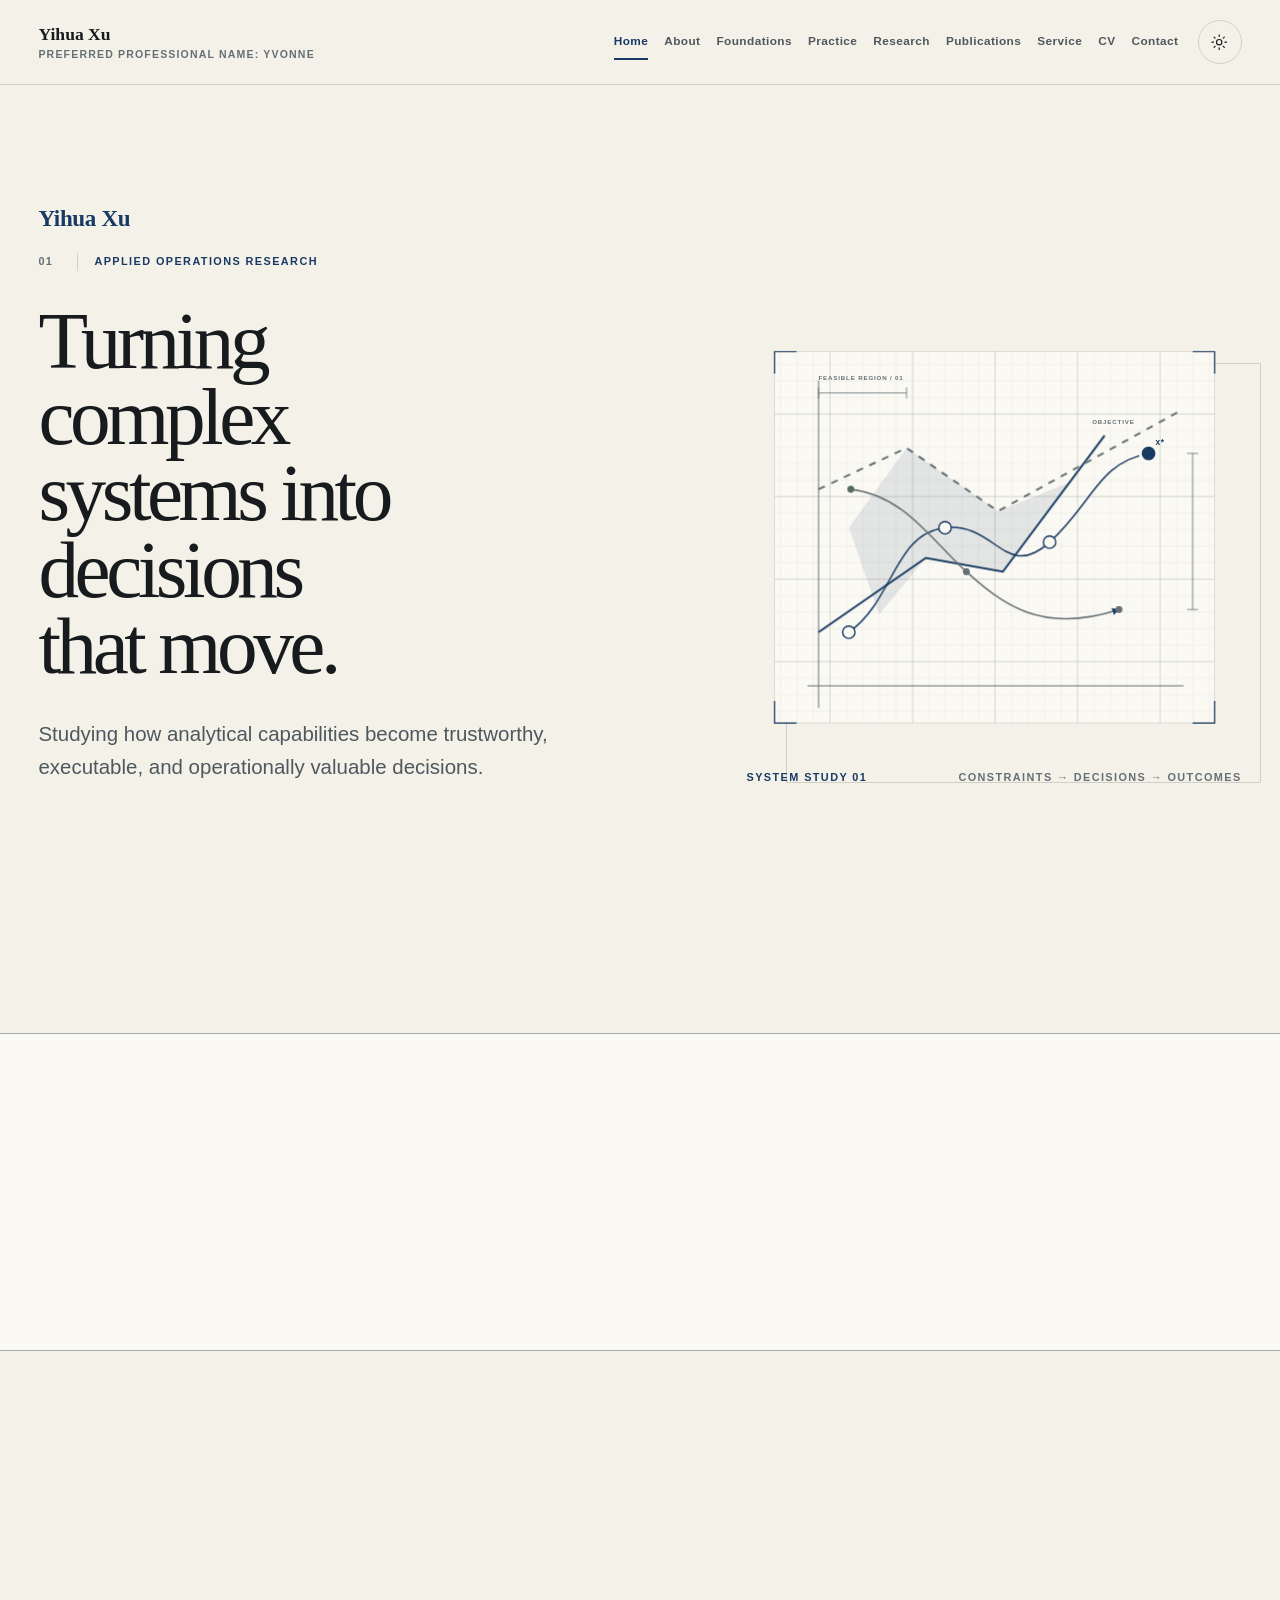
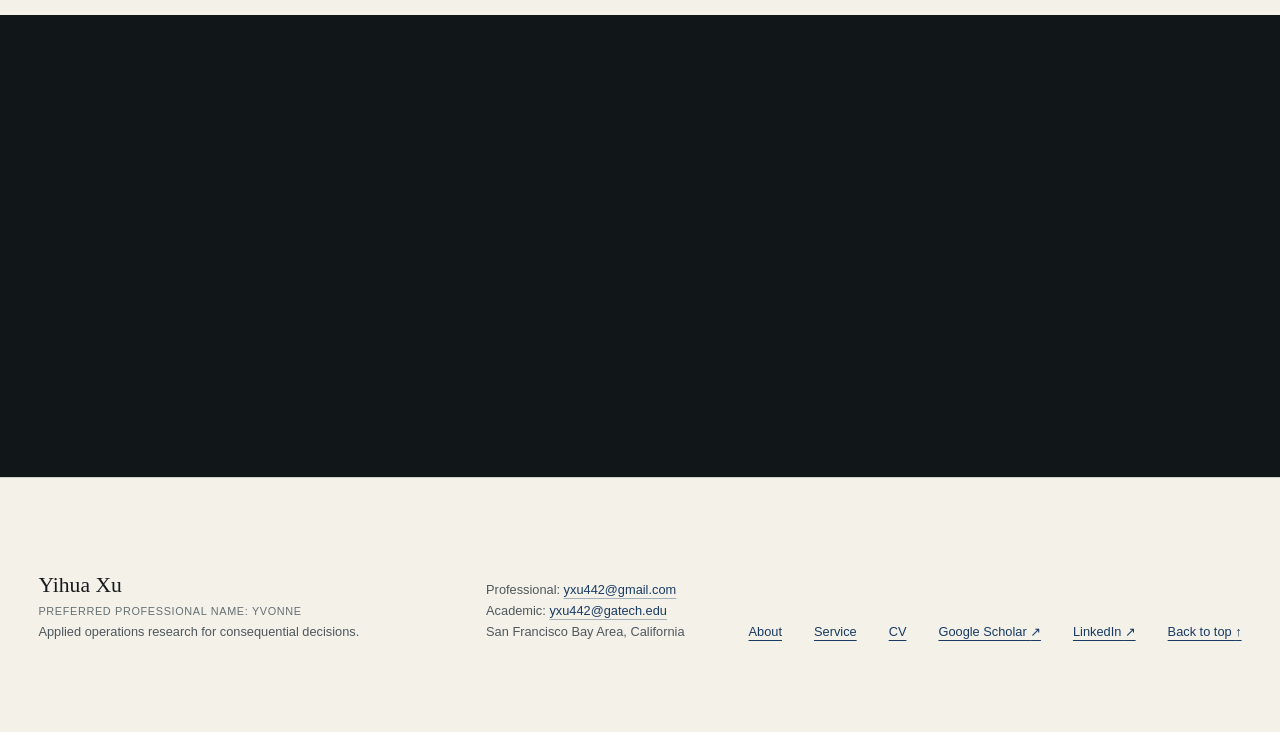
<file: index.html>
<!doctype html>
<html lang="en">
  <head>
    <meta charset="utf-8">
    <meta name="viewport" content="width=device-width, initial-scale=1">
    <meta name="description" content="Yihua Xu's professional research portfolio in applied operations research, operational decision systems, and decision intelligence.">
    <meta name="author" content="Yihua Xu">
    <meta name="color-scheme" content="light dark">
    <meta name="referrer" content="strict-origin-when-cross-origin">
    <meta name="theme-color" content="#f4f1e9" media="(prefers-color-scheme: light)">
    <meta name="theme-color" content="#151a1d" media="(prefers-color-scheme: dark)">
    <script>try { const theme = localStorage.getItem("site-theme"); if (theme === "light" || theme === "dark") document.documentElement.dataset.theme = theme; } catch {}</script>
    <link rel="icon" href="assets/images/favicon.svg" type="image/svg+xml">
    <link rel="apple-touch-icon" href="assets/images/apple-touch-icon.png">
    <meta property="og:type" content="website">
    <meta property="og:title" content="Yihua Xu | Applied Operations Research">
    <meta property="og:description" content="Applied operations research, operational decision systems, and decision intelligence.">
    <meta name="twitter:card" content="summary">
    <meta name="twitter:title" content="Yihua Xu | Applied Operations Research">
    <meta name="twitter:description" content="Applied operations research, operational decision systems, and decision intelligence.">
    <link rel="canonical" href="https://yvonnexu442.github.io/">
    <meta property="og:url" content="https://yvonnexu442.github.io/">
    <title>Yihua Xu | Applied Operations Research</title>
    <link rel="stylesheet" href="assets/css/styles.css?v=31">
    <script src="assets/js/main.js?v=19" defer></script>
    <script type="application/ld+json">
      {
        "@context": "https://schema.org",
        "@type": "Person",
        "@id": "https://yvonnexu442.github.io/#person",
        "url": "https://yvonnexu442.github.io/",
        "name": "Yihua Xu",
        "alternateName": "Yvonne",
        "email": [
          "mailto:yxu442@gmail.com",
          "mailto:yxu442@gatech.edu"
        ],
        "contactPoint": [
          {
            "@type": "ContactPoint",
            "contactType": "professional inquiries",
            "email": "yxu442@gmail.com"
          },
          {
            "@type": "ContactPoint",
            "contactType": "academic correspondence",
            "email": "yxu442@gatech.edu"
          }
        ],
        "sameAs": [
          "https://scholar.google.com/citations?user=W_mWZJcAAAAJ&hl=en",
          "https://www.linkedin.com/in/yihua-yvonne-xu/"
        ],
        "jobTitle": "Manager, Data & AI",
        "worksFor": {
          "@type": "Organization",
          "name": "Accenture LLP"
        },
        "alumniOf": [
          {
            "@type": "CollegeOrUniversity",
            "name": "Massachusetts Institute of Technology"
          },
          {
            "@type": "CollegeOrUniversity",
            "name": "Georgia Institute of Technology"
          }
        ],
        "description": "Applied operations research and decision intelligence professional",
        "knowsAbout": [
          "Applied operations research",
          "Operational decision systems",
          "Operational analytics",
          "Supply-chain planning",
          "Inventory optimization",
          "Reverse logistics",
          "Decision evidence and traceability",
          "Analytical implementation",
          "Cross-functional decision systems",
          "Operational AI",
          "Simulation and optimization",
          "AI deployability and governance"
        ]
      }
    </script>
  </head>
  <body class="home-page">
    <a class="skip-link" href="#main-content">Skip to main content</a>

    <header class="site-header">
      <div class="shell nav-layout">
        <a class="wordmark" href="index.html#home" aria-label="Return to homepage">
          <span class="wordmark-name">Yihua Xu</span>
          <span class="wordmark-field">Preferred professional name: Yvonne</span>
        </a>

        <p class="research-index" aria-label="Research focus">
          Operations Research <span aria-hidden="true">/</span> Decision Intelligence
        </p>

        <button class="nav-toggle" type="button" aria-expanded="false" aria-controls="primary-navigation">
          <span>Menu</span>
        </button>

        <nav id="primary-navigation" class="primary-navigation" aria-label="Primary navigation">
          <a class="is-current" href="index.html#home" aria-current="page">Home</a>
          <a href="about.html">About</a>
          <a href="foundations.html">Foundations</a>
          <a href="practice.html">Practice</a>
          <a href="research.html">Research</a>
          <a href="publications.html">Publications</a>
          <a href="service.html">Service</a>
          <a href="cv.html">CV</a>
          <a href="#contact">Contact</a>
        </nav>

        <button class="theme-toggle" type="button" aria-pressed="false" aria-label="Switch to dark theme">
          <svg viewBox="0 0 24 24" aria-hidden="true">
            <circle cx="12" cy="12" r="3.5"></circle>
            <path d="M12 2.5v2M12 19.5v2M2.5 12h2M19.5 12h2M5.3 5.3l1.4 1.4M17.3 17.3l1.4 1.4M18.7 5.3l-1.4 1.4M6.7 17.3l-1.4 1.4"></path>
          </svg>
        </button>
      </div>
    </header>

    <main id="main-content">
      <section id="home" class="hero">
        <div class="shell hero-grid">
          <div class="hero-copy">
            <p class="hero-identity">Yihua Xu</p>
            <p class="eyebrow"><span>01</span> Applied Operations Research</p>
            <h1>Turning complex systems into decisions that move.</h1>
            <p class="hero-summary">
              Studying how analytical capabilities become trustworthy, executable, and operationally valuable decisions.
            </p>
            <div class="hero-actions">
              <a class="button button-primary" href="research.html">
                Explore Research
                <span aria-hidden="true">↗</span>
              </a>
              <a class="button button-secondary" href="foundations.html">
                Explore Foundations
                <span aria-hidden="true">→</span>
              </a>
            </div>
            <a class="hero-cv-destination" href="cv.html">View professional research CV <span aria-hidden="true">→</span></a>
          </div>

          <figure class="decision-figure">
            <svg viewBox="0 0 720 620" role="img" aria-labelledby="diagram-title diagram-description">
              <title id="diagram-title">Abstract decision systems diagram</title>
              <desc id="diagram-description">
                An engineering-style grid with constraints, intersecting decision paths, and linked solution nodes.
              </desc>
              <defs>
                <pattern id="small-grid" width="24" height="24" patternUnits="userSpaceOnUse">
                  <path class="svg-grid-minor" d="M24 0H0V24"></path>
                </pattern>
                <pattern id="major-grid" width="120" height="120" patternUnits="userSpaceOnUse">
                  <rect width="120" height="120" fill="url(#small-grid)"></rect>
                  <path class="svg-grid-major" d="M120 0H0V120"></path>
                </pattern>
                <marker id="arrow" viewBox="0 0 10 10" refX="9" refY="5" markerWidth="5" markerHeight="5" orient="auto-start-reverse">
                  <path class="svg-arrow" d="M0 0l10 5-10 5z"></path>
                </marker>
              </defs>

              <rect class="svg-field" x="40" y="30" width="640" height="540"></rect>
              <rect class="svg-grid-field" x="40" y="30" width="640" height="540" fill="url(#major-grid)"></rect>
              <path class="svg-axis" d="M88 516H635M104 548V72"></path>
              <path class="svg-constraint" d="M104 438L260 330 372 350 520 152"></path>
              <path class="svg-constraint svg-constraint-secondary" d="M104 230L232 170 365 262 630 116"></path>
              <path class="svg-region" d="M192 412L260 330 372 350 469 220 365 262 232 170 148 286z"></path>

              <path class="svg-route" marker-end="url(#arrow)" d="M148 438C214 392 214 294 288 286s88 79 152 21 70-115 144-129"></path>
              <path class="svg-route svg-route-muted" marker-end="url(#arrow)" d="M151 230c78 9 117 74 168 120s108 92 222 55"></path>

              <g class="svg-node-group">
                <circle cx="148" cy="438" r="9"></circle>
                <circle cx="288" cy="286" r="9"></circle>
                <circle cx="440" cy="307" r="9"></circle>
                <circle cx="584" cy="178" r="12"></circle>
              </g>
              <g class="svg-node-small">
                <circle cx="151" cy="230" r="5"></circle>
                <circle cx="319" cy="350" r="5"></circle>
                <circle cx="541" cy="405" r="5"></circle>
              </g>

              <g class="svg-dimension">
                <path d="M104 90H232M104 82v16M232 82v16"></path>
                <path d="M648 178V405M640 178h16M640 405h16"></path>
              </g>
              <g class="svg-labels">
                <text x="104" y="72">FEASIBLE REGION / 01</text>
                <text x="502" y="136">OBJECTIVE</text>
                <text x="594" y="166">x*</text>
              </g>
              <g class="svg-corner-marks">
                <path d="M40 62V30h32M648 30h32v32M40 538v32h32M648 570h32v-32"></path>
              </g>
            </svg>
            <figcaption>
              <span>System study 01</span>
              <span>Constraints → Decisions → Outcomes</span>
            </figcaption>
          </figure>
        </div>
      </section>

      <section class="quote-section" aria-labelledby="working-principle">
        <div class="shell quote-grid">
          <p class="section-index">Working principle</p>
          <blockquote id="working-principle">
            <p data-quote>Clear decisions emerge when complexity is given structure.</p>
          </blockquote>
          <p class="quote-note" data-quote-note>On turning analytical rigor into practical consequence.</p>
        </div>
      </section>

      <section id="research" class="section feature-section">
        <div class="shell">
          <header class="section-header">
            <div>
              <p class="eyebrow"><span>02</span> Explore the portfolio</p>
              <h2>One professional research identity, viewed from multiple directions.</h2>
            </div>
            <p>
              Research, practice, formation, outputs, and service are connected by a shared focus on consequential operational decisions.
            </p>
          </header>

          <div id="work" class="feature-grid">
            <article id="about-card" class="feature-card feature-card-wide">
              <p class="card-index">01</p>
              <div>
                <p class="card-kicker">Introduction</p>
                <h3>About</h3>
                <p>The questions, values, and working style behind a professional research practice.</p>
              </div>
              <a class="card-status" href="about.html">Meet Yvonne <span aria-hidden="true">→</span></a>
            </article>

            <article id="research-card" class="feature-card">
              <p class="card-index">02</p>
              <div>
                <p class="card-kicker">Inquiry</p>
                <h3>Research</h3>
                <p>A long-term program on operational value, decision evidence, deployability, and action under partial information.</p>
              </div>
              <a class="card-status" href="research.html">Explore research <span aria-hidden="true">→</span></a>
            </article>

            <article id="practice-card" class="feature-card">
              <p class="card-index">03</p>
              <div>
                <p class="card-kicker">Practice</p>
                <h3>Professional Practice</h3>
                <p>Recurring operational decisions, implementation constraints, and analytical systems that shaped the research agenda.</p>
              </div>
              <a class="card-status" href="practice.html">Explore practice <span aria-hidden="true">→</span></a>
            </article>

            <article id="publications-card" class="feature-card">
              <p class="card-index">04</p>
              <div>
                <p class="card-kicker">Research Outputs</p>
                <h3>Publications</h3>
                <p>Verified public publications and technical reports documenting the evolution of the research program.</p>
              </div>
              <a class="card-status" href="publications.html">Explore publications <span aria-hidden="true">→</span></a>
            </article>

            <article id="service-card" class="feature-card">
              <p class="card-index">05</p>
              <div>
                <p class="card-kicker">Contribution</p>
                <h3>Service</h3>
                <p>Peer review, teaching, and analytical communication across applied AI, analytics, and decision-systems communities.</p>
              </div>
              <a class="card-status" href="service.html">Explore service <span aria-hidden="true">→</span></a>
            </article>

            <article id="foundations-card" class="feature-card">
              <p class="card-index">06</p>
              <div>
                <p class="card-kicker">Formation</p>
                <h3>Foundations</h3>
                <p>How engineering, analytics, teaching, applied projects, and professional practice shaped the research program.</p>
              </div>
              <a class="card-status" href="foundations.html">Read foundations <span aria-hidden="true">→</span></a>
            </article>

            <article id="cv-card" class="feature-card">
              <p class="card-index">07</p>
              <div>
                <p class="card-kicker">Record</p>
                <h3>CV</h3>
                <p>A structured record of research interests, education, professional experience, publications, teaching, service, and selected applied work.</p>
              </div>
              <a class="card-status" href="cv.html">View professional research CV <span aria-hidden="true">→</span></a>
            </article>
          </div>
        </div>
      </section>

      <section class="program-bridge" aria-labelledby="program-bridge-title">
        <div class="shell program-bridge-grid">
          <div>
            <p class="eyebrow"><span>03</span> Current focus</p>
            <h2 id="program-bridge-title">Operational Decision Systems</h2>
          </div>
          <div>
            <p>Three connected research streams examine operational value, trustworthy decision evidence, and action under partial information.</p>
            <a href="research.html">Explore the research program <span aria-hidden="true">→</span></a>
          </div>
        </div>
      </section>
    </main>

    <footer id="contact" class="site-footer">
      <div class="shell footer-grid">
        <div>
          <p class="footer-title">Yihua Xu</p>
          <p class="footer-preferred-name">Preferred professional name: Yvonne</p>
          <p>Applied operations research for consequential decisions.</p>
        </div>
        <p class="footer-contact-note">Professional: <a href="mailto:yxu442@gmail.com">yxu442@gmail.com</a><br>Academic: <a href="mailto:yxu442@gatech.edu">yxu442@gatech.edu</a><br>San Francisco Bay Area, California</p>
        <nav class="footer-links" aria-label="Profile and page links">
          <a href="about.html">About</a>
          <a href="service.html">Service</a>
          <a href="cv.html">CV</a>
          <a href="https://scholar.google.com/citations?user=W_mWZJcAAAAJ&amp;hl=en" target="_blank" rel="noopener noreferrer" aria-label="Google Scholar profile (opens in a new tab)">Google Scholar <span aria-hidden="true">↗</span></a>
          <a href="https://www.linkedin.com/in/yihua-yvonne-xu/" target="_blank" rel="noopener noreferrer" aria-label="LinkedIn profile (opens in a new tab)">LinkedIn <span aria-hidden="true">↗</span></a><a href="#home">Back to top <span aria-hidden="true">↑</span></a>
        </nav>
      </div>
    </footer>
  </body>
</html>
</file>
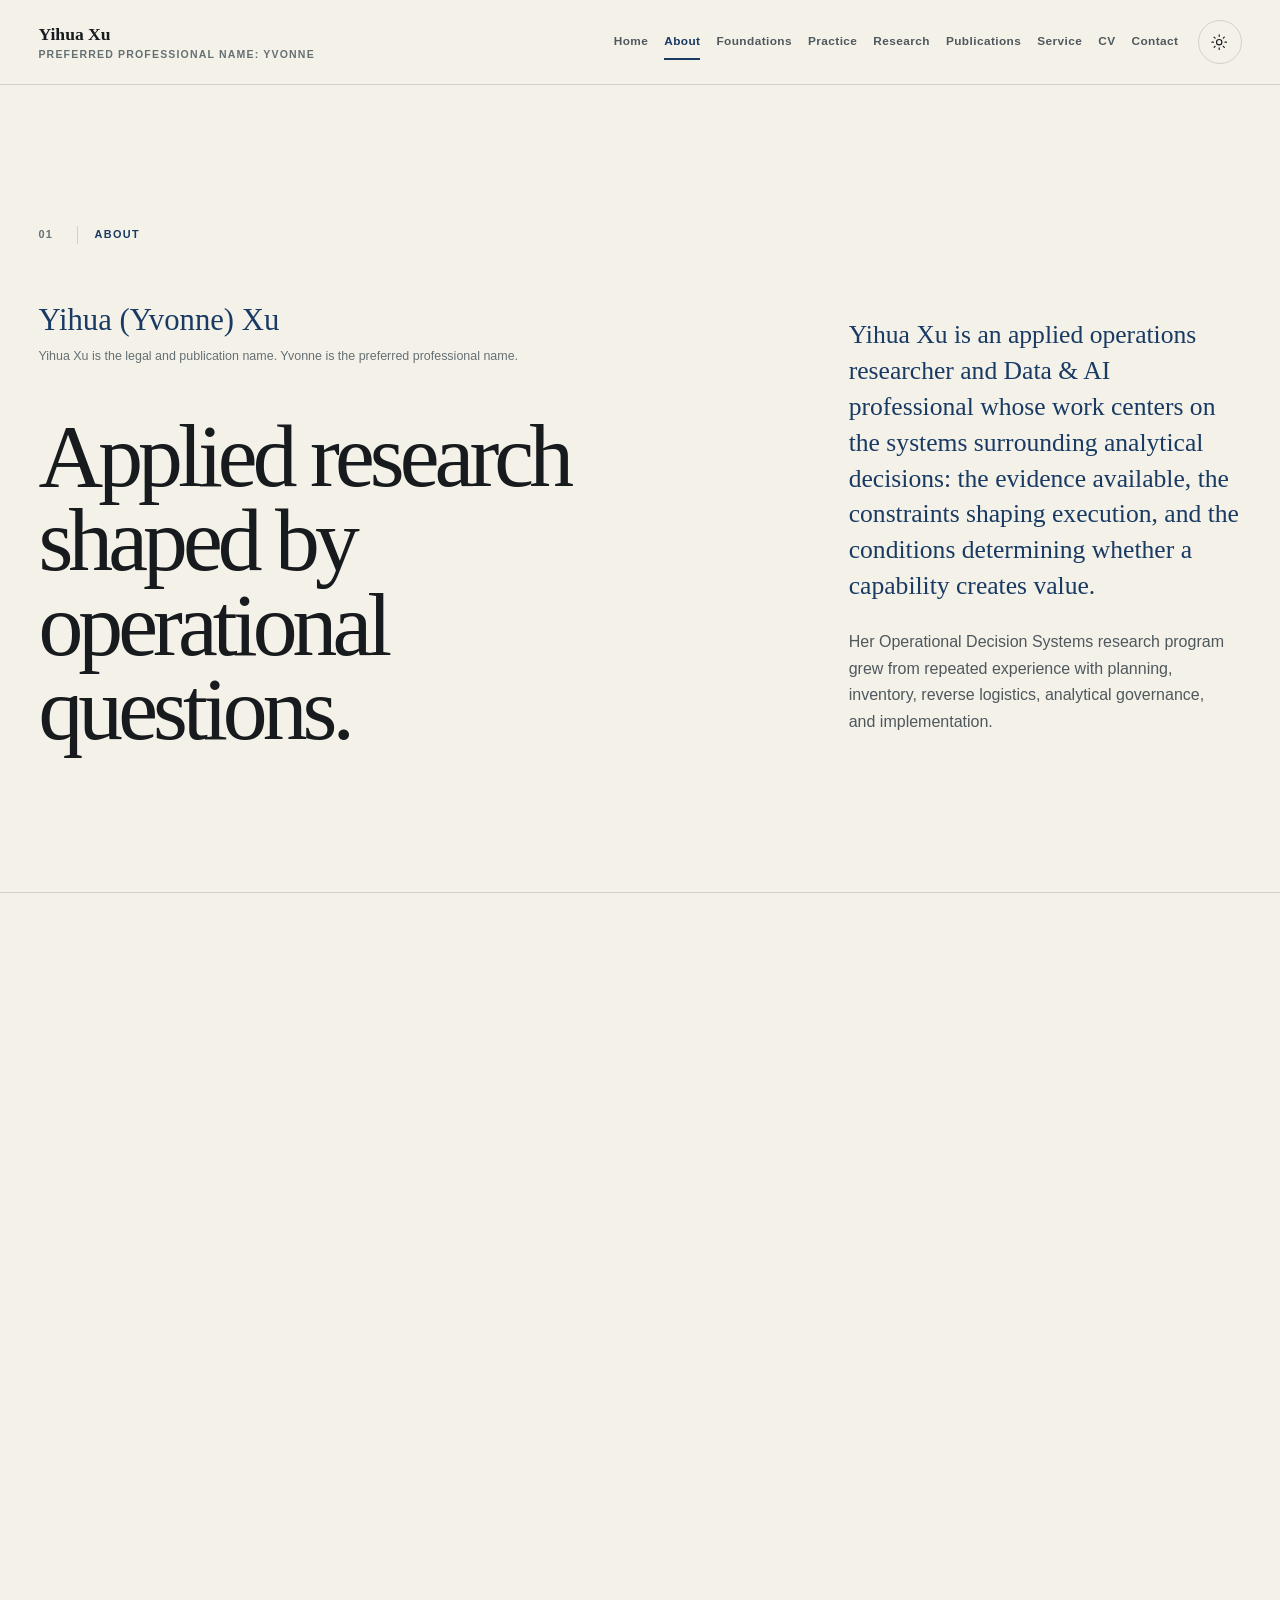
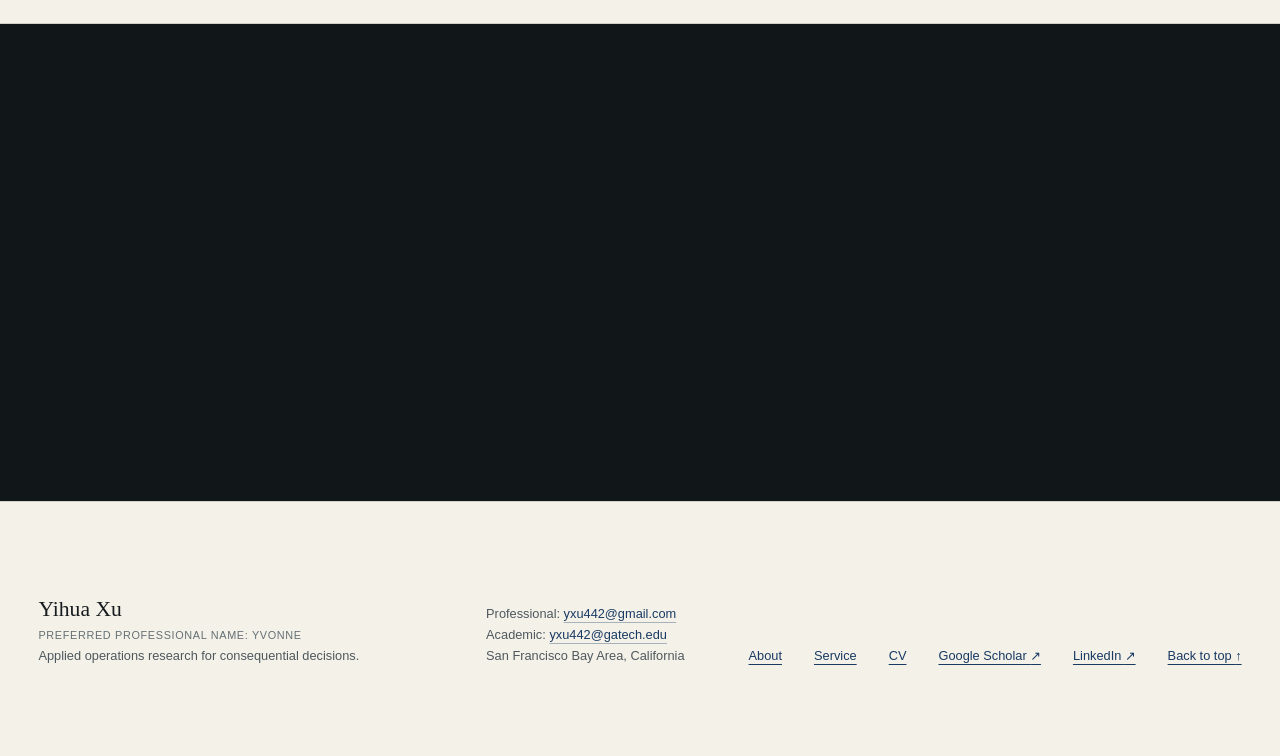
<file: about.html>
<!doctype html>
<html lang="en">
  <head>
    <meta charset="utf-8">
    <meta name="viewport" content="width=device-width, initial-scale=1">
    <meta name="description" content="About Yihua Xu, an applied operations researcher working across operational decision systems, supply-chain analytics, and operational AI.">
    <meta name="author" content="Yihua Xu">
    <meta name="color-scheme" content="light dark">
    <meta name="referrer" content="strict-origin-when-cross-origin">
    <meta name="theme-color" content="#f4f1e9" media="(prefers-color-scheme: light)">
    <meta name="theme-color" content="#151a1d" media="(prefers-color-scheme: dark)">
    <script>try { const theme = localStorage.getItem("site-theme"); if (theme === "light" || theme === "dark") document.documentElement.dataset.theme = theme; } catch {}</script>
    <link rel="icon" href="assets/images/favicon.svg" type="image/svg+xml">
    <link rel="apple-touch-icon" href="assets/images/apple-touch-icon.png">
    <meta property="og:type" content="website">
    <meta property="og:title" content="About | Yihua Xu">
    <meta property="og:description" content="About Yihua Xu, an applied operations researcher working across decision systems, supply-chain analytics, and operational AI.">
    <meta name="twitter:card" content="summary">
    <meta name="twitter:title" content="About | Yihua Xu">
    <meta name="twitter:description" content="About Yihua Xu, an applied operations researcher working across decision systems, supply-chain analytics, and operational AI.">
    <link rel="canonical" href="https://yvonnexu442.github.io/about.html">
    <meta property="og:url" content="https://yvonnexu442.github.io/about.html">
    <title>About | Yihua Xu</title>
    <link rel="stylesheet" href="assets/css/styles.css?v=31">
    <script src="assets/js/main.js?v=19" defer></script>
  </head>
  <body class="about-page">
    <a class="skip-link" href="#main-content">Skip to main content</a>
    <header class="site-header">
      <div class="shell nav-layout">
        <a class="wordmark" href="index.html#home" aria-label="Return to homepage"><span class="wordmark-name">Yihua Xu</span><span class="wordmark-field">Preferred professional name: Yvonne</span></a>
        <p class="research-index" aria-label="Research focus">Operations Research <span aria-hidden="true">/</span> Decision Intelligence</p>
        <button class="nav-toggle" type="button" aria-expanded="false" aria-controls="primary-navigation"><span>Menu</span></button>
        <nav id="primary-navigation" class="primary-navigation" aria-label="Primary navigation">
          <a href="index.html#home">Home</a><a class="is-current" href="about.html" aria-current="page">About</a><a href="foundations.html">Foundations</a><a href="practice.html">Practice</a><a href="research.html">Research</a><a href="publications.html">Publications</a><a href="service.html">Service</a><a href="cv.html">CV</a><a href="#contact">Contact</a>
        </nav>
        <button class="theme-toggle" type="button" aria-pressed="false" aria-label="Switch to dark theme"><svg viewBox="0 0 24 24" aria-hidden="true"><circle cx="12" cy="12" r="3.5"></circle><path d="M12 2.5v2M12 19.5v2M2.5 12h2M19.5 12h2M5.3 5.3l1.4 1.4M17.3 17.3l1.4 1.4M18.7 5.3l-1.4 1.4M6.7 17.3l-1.4 1.4"></path></svg></button>
      </div>
    </header>

    <main id="main-content">
      <section class="identity-hero" aria-labelledby="about-title">
        <div class="shell identity-hero-grid">
          <div data-reveal><p class="eyebrow"><span>01</span> About</p><p class="identity-name">Yihua (Yvonne) Xu</p><p class="identity-alternate">Yihua Xu is the legal and publication name. Yvonne is the preferred professional name.</p><h1 id="about-title">Applied research shaped by operational questions.</h1></div>
          <div class="identity-introduction" data-reveal><p>Yihua Xu is an applied operations researcher and Data &amp; AI professional whose work centers on the systems surrounding analytical decisions: the evidence available, the constraints shaping execution, and the conditions determining whether a capability creates value.</p><p>Her Operational Decision Systems research program grew from repeated experience with planning, inventory, reverse logistics, analytical governance, and implementation.</p></div>
        </div>
      </section>

      <section class="identity-section about-care" aria-labelledby="care-title">
        <div class="shell identity-split">
          <header data-reveal><p class="eyebrow"><span>02</span> What I care about</p><h2 id="care-title">Better models matter only when they support better decisions.</h2></header>
          <div data-reveal><p>I am interested in questions that appear repeatedly in operational systems but cannot be answered by predictive performance alone.</p><ul class="question-list"><li>What evidence was actually available when a decision was made?</li><li>Can a recommendation survive changing capacity, policy, and execution constraints?</li><li>How should incomplete information change action?</li></ul><p>These questions connect my professional practice and research.</p></div>
        </div>
      </section>

      <section class="identity-section" aria-labelledby="work-style-title">
        <div class="shell">
          <header class="identity-section-header" data-reveal><p class="eyebrow"><span>03</span> How I work</p><h2 id="work-style-title">Structured inquiry, practical constraints, and careful implementation.</h2></header>
          <ol class="principle-ledger" data-reveal><li><span>01</span><h3>Start with the decision</h3><p>I define the action, owner, timing, and consequence before selecting a method.</p></li><li><span>02</span><h3>Make constraints visible</h3><p>I treat capacity, policy, workflow, evidence timing, and human judgment as part of the system.</p></li><li><span>03</span><h3>Connect analysis to use</h3><p>I ask whether the work can be interpreted, reviewed, implemented, and maintained.</p></li><li><span>04</span><h3>Preserve uncertainty</h3><p>I avoid presenting incomplete evidence as more certain than it is.</p></li></ol>
        </div>
      </section>

      <section class="identity-section surrounding-work" aria-labelledby="beyond-title">
        <div class="shell">
          <header class="identity-section-header" data-reveal><p class="eyebrow"><span>04</span> Beyond the research program</p><h2 id="beyond-title">Teaching, reviewing, learning, and analytical communication.</h2></header>
          <div class="surrounding-ledger" data-reveal>
            <article><h3>Teaching</h3><p>Undergraduate teaching assistance across simulation, stochastic systems, supply-chain modeling, and game theory.</p><a href="foundations.html#teaching-service">View teaching foundations <span aria-hidden="true">→</span></a></article>
            <article><h3>Peer Review</h3><p>Conference manuscript review across applied AI, machine learning, NLP, computer vision, and explainability, with emphasis on methods, experiments, clarity, and useful feedback.</p><a href="service.html">Explore service <span aria-hidden="true">→</span></a></article>
            <article><h3>Analytical Communication</h3><p>Translating technical methods, assumptions, and operational tradeoffs for different audiences.</p></article>
            <article><h3>Continuous Learning</h3><p>Ongoing study across operations research, supply-chain systems, AI governance, and decision intelligence.</p></article>
          </div>
        </div>
      </section>

      <section class="identity-section" aria-labelledby="snapshot-title">
        <div class="shell">
          <header class="identity-section-header compact-identity-header" data-reveal><p class="eyebrow"><span>05</span> Current snapshot</p><h2 id="snapshot-title">A quick orientation.</h2></header>
          <dl class="snapshot-grid" data-reveal><div><dt>Current role</dt><dd>Manager, Data &amp; AI<br><small>Accenture LLP</small></dd></div><div><dt>Preferred professional name</dt><dd>Yvonne</dd></div><div><dt>Research program</dt><dd>Operational Decision Systems</dd></div><div><dt>Education</dt><dd>MIT Sloan<br>Georgia Tech</dd></div><div><dt>Location</dt><dd>San Francisco Bay Area</dd></div><div><dt>Contact</dt><dd><small>Professional</small><br><a href="mailto:yxu442@gmail.com">yxu442@gmail.com</a><br><small>Academic</small><br><a href="mailto:yxu442@gatech.edu">yxu442@gatech.edu</a><br><a href="https://www.linkedin.com/in/yihua-yvonne-xu/" target="_blank" rel="noopener noreferrer">LinkedIn ↗</a></dd></div></dl>
        </div>
      </section>

      <section class="identity-section identity-closing" aria-labelledby="about-closing-title">
          <div class="shell identity-closing-grid"><header data-reveal><p class="eyebrow"><span>06</span> Continue exploring</p><h2 id="about-closing-title">Follow the questions into the research program.</h2></header><nav aria-label="Continue exploring Yihua Xu's work" data-reveal><a class="button button-primary" href="research.html">Explore the research program <span aria-hidden="true">→</span></a><a href="cv.html">View CV <span aria-hidden="true">→</span></a><a href="practice.html">Explore professional practice <span aria-hidden="true">→</span></a><a href="foundations.html">Read foundations <span aria-hidden="true">→</span></a><a href="publications.html">View publications <span aria-hidden="true">→</span></a><a href="service.html">Explore service <span aria-hidden="true">→</span></a></nav></div>
      </section>
    </main>

    <footer id="contact" class="site-footer"><div class="shell footer-grid"><div><p class="footer-title">Yihua Xu</p><p class="footer-preferred-name">Preferred professional name: Yvonne</p><p>Applied operations research for consequential decisions.</p></div><p class="footer-contact-note">Professional: <a href="mailto:yxu442@gmail.com">yxu442@gmail.com</a><br>Academic: <a href="mailto:yxu442@gatech.edu">yxu442@gatech.edu</a><br>San Francisco Bay Area, California</p><nav class="footer-links" aria-label="Profile and page links"><a href="about.html">About</a><a href="service.html">Service</a><a href="cv.html">CV</a><a href="https://scholar.google.com/citations?user=W_mWZJcAAAAJ&amp;hl=en" target="_blank" rel="noopener noreferrer" aria-label="Google Scholar profile (opens in a new tab)">Google Scholar <span aria-hidden="true">↗</span></a><a href="https://www.linkedin.com/in/yihua-yvonne-xu/" target="_blank" rel="noopener noreferrer" aria-label="LinkedIn profile (opens in a new tab)">LinkedIn <span aria-hidden="true">↗</span></a><a href="#main-content">Back to top <span aria-hidden="true">↑</span></a></nav></div></footer>
  </body>
</html>
</file>
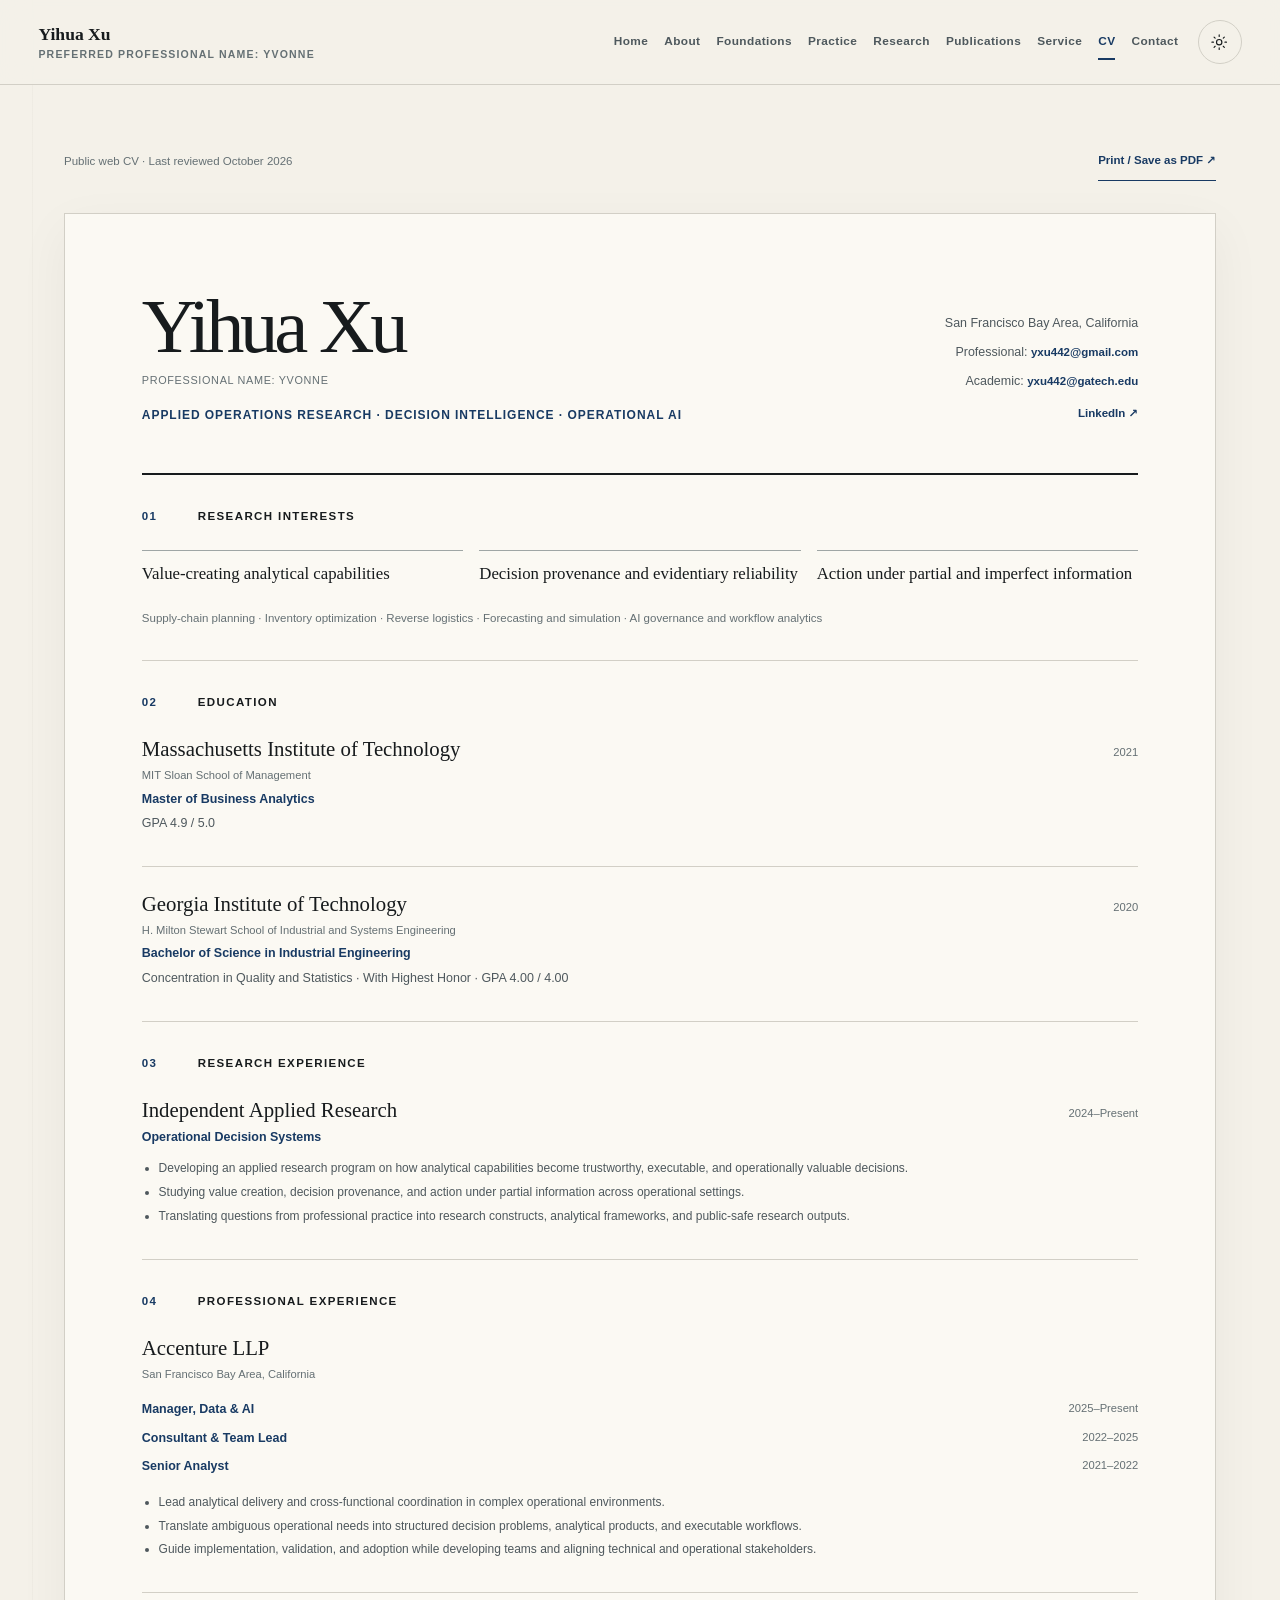
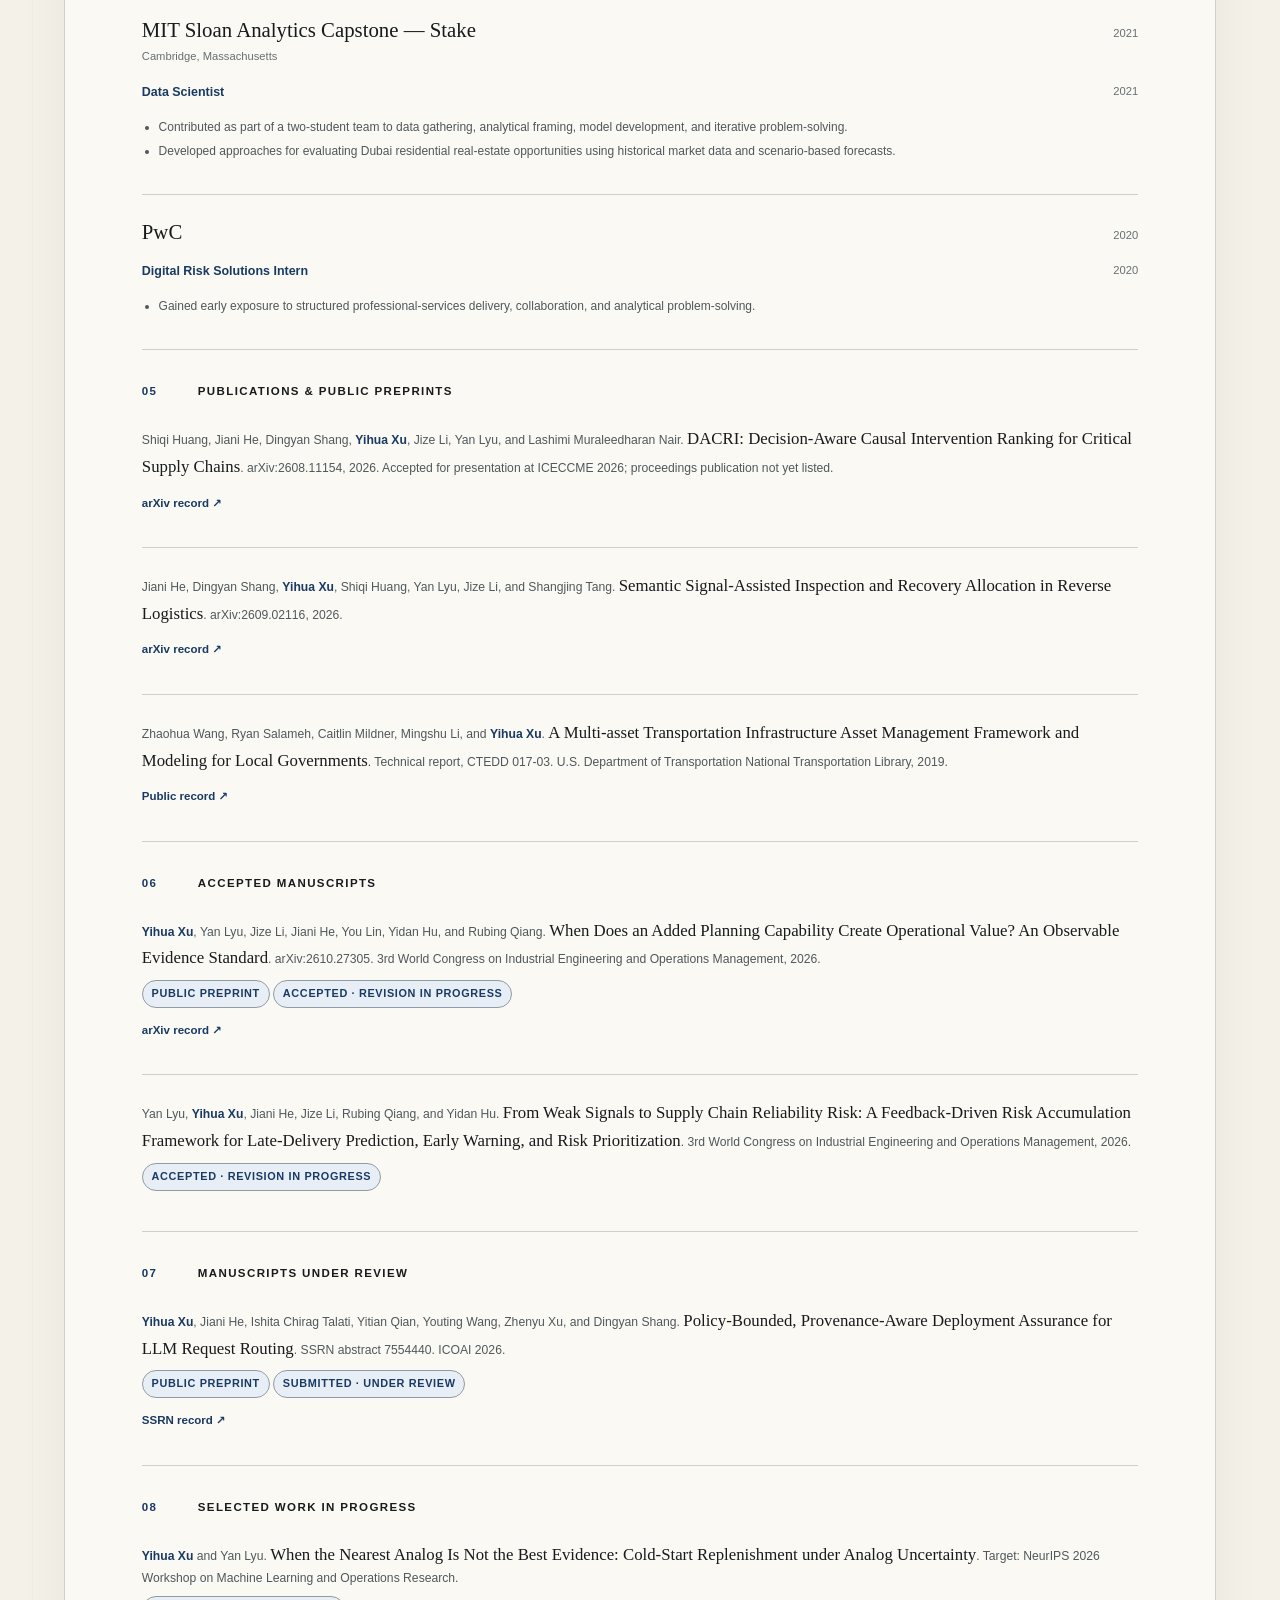
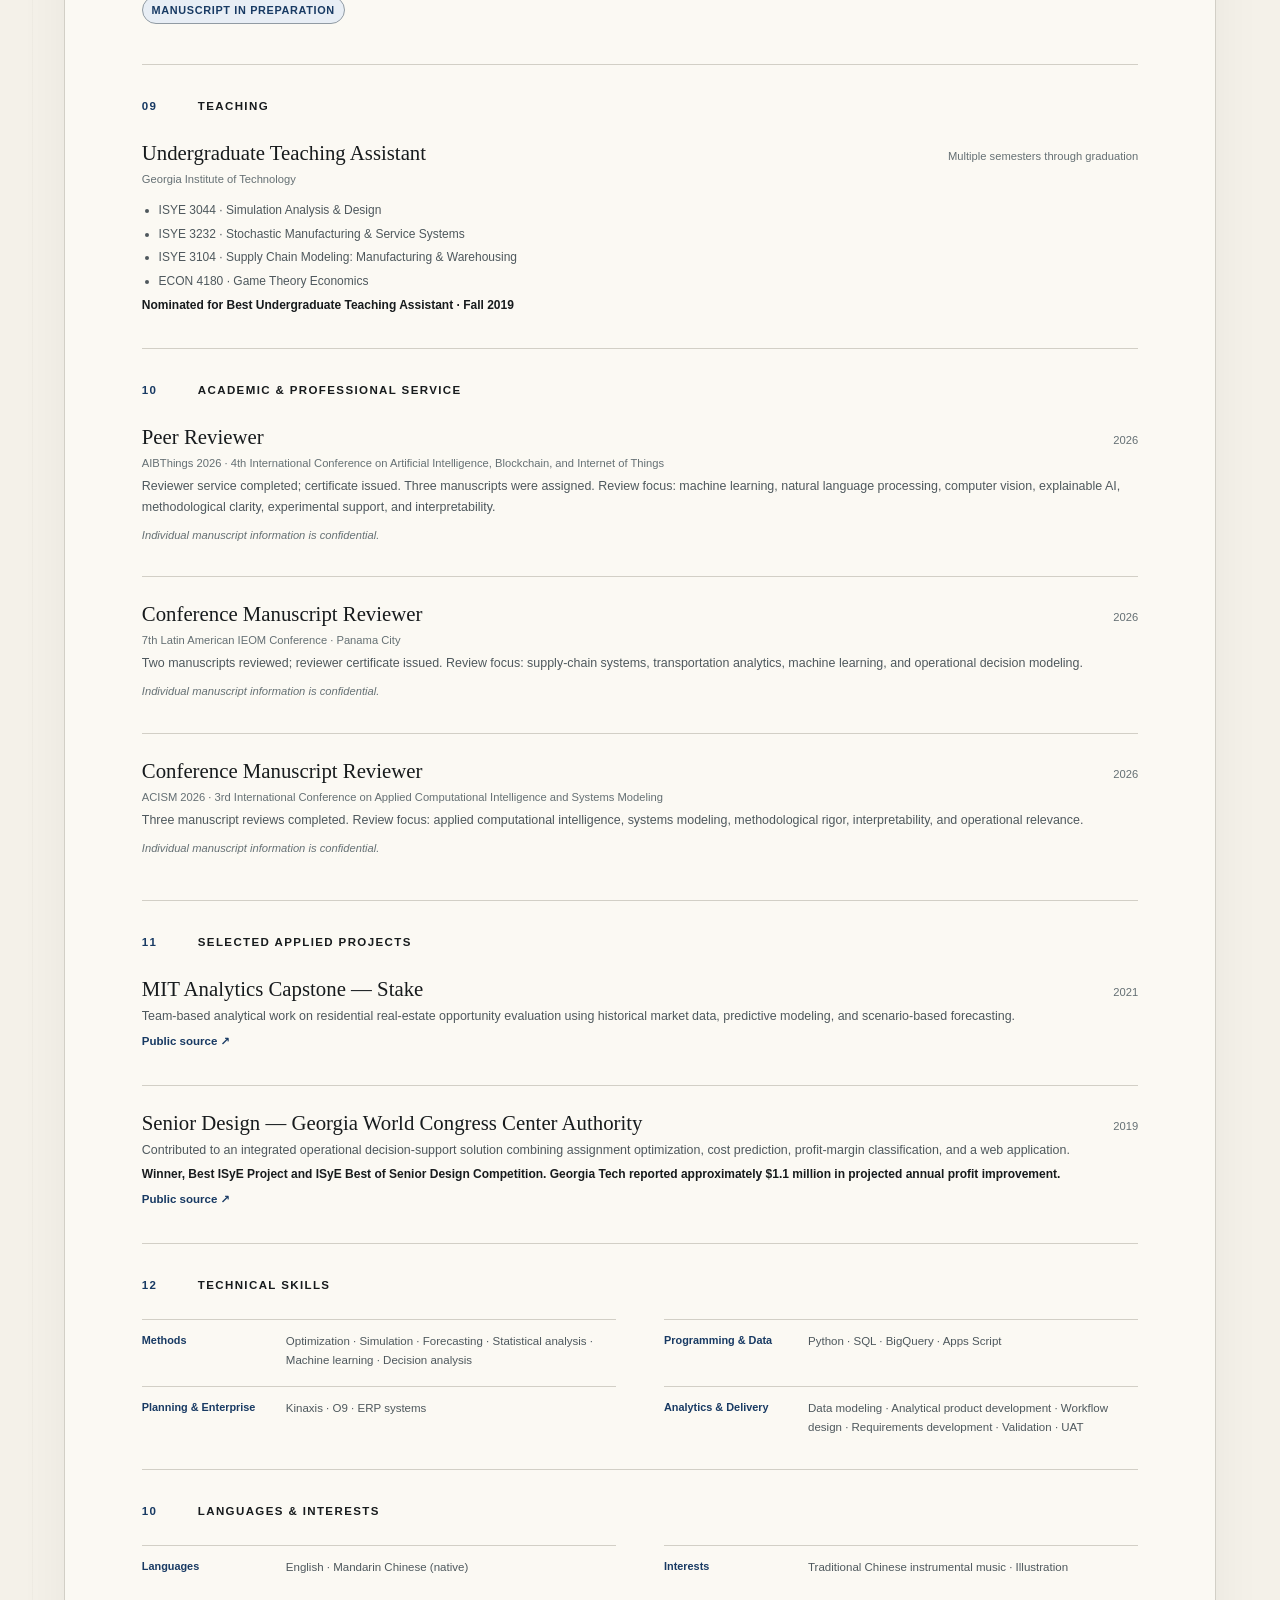
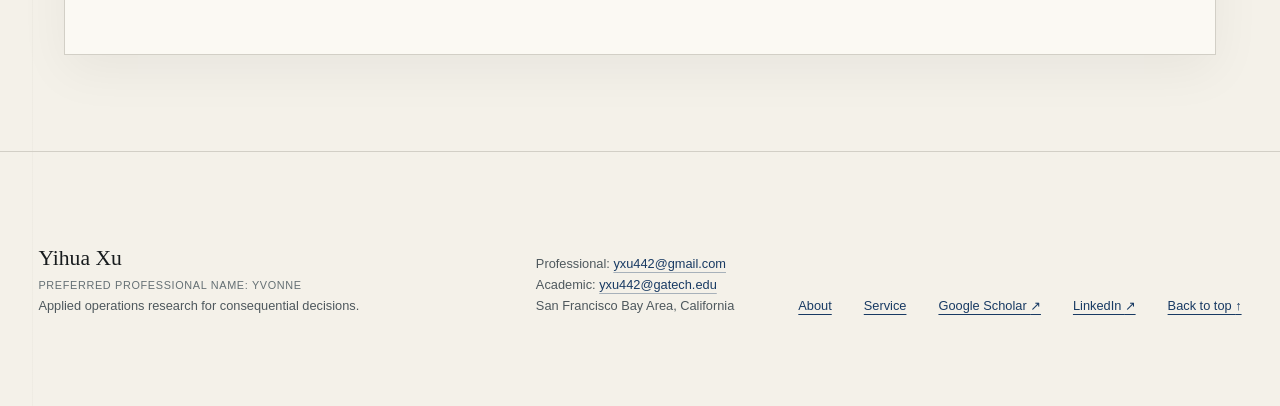
<file: cv.html>
<!doctype html>
<html lang="en">
  <head>
    <meta charset="utf-8">
    <meta name="viewport" content="width=device-width, initial-scale=1">
    <meta name="description" content="Professional research CV for Yihua Xu in applied operations research, decision intelligence, and operational AI.">
    <meta name="author" content="Yihua Xu">
    <meta name="color-scheme" content="light dark">
    <meta name="referrer" content="strict-origin-when-cross-origin">
    <meta name="theme-color" content="#f4f1e9" media="(prefers-color-scheme: light)">
    <meta name="theme-color" content="#151a1d" media="(prefers-color-scheme: dark)">
    <script>try { const theme = localStorage.getItem("site-theme"); if (theme === "light" || theme === "dark") document.documentElement.dataset.theme = theme; } catch {}</script>
    <link rel="icon" href="assets/images/favicon.svg" type="image/svg+xml">
    <link rel="apple-touch-icon" href="assets/images/apple-touch-icon.png">
    <meta property="og:type" content="website">
    <meta property="og:title" content="CV | Yihua Xu">
    <meta property="og:description" content="Professional research CV for Yihua Xu in applied operations research, decision intelligence, and operational AI.">
    <meta name="twitter:card" content="summary">
    <meta name="twitter:title" content="CV | Yihua Xu">
    <meta name="twitter:description" content="Professional research CV for Yihua Xu in applied operations research, decision intelligence, and operational AI.">
    <link rel="canonical" href="https://yvonnexu442.github.io/cv.html">
    <meta property="og:url" content="https://yvonnexu442.github.io/cv.html">
    <title>CV | Yihua Xu</title>
    <link rel="stylesheet" href="assets/css/styles.css?v=31">
    <script src="assets/js/main.js?v=19" defer></script>
  </head>
  <body class="cv-page">
    <a class="skip-link" href="#main-content">Skip to CV</a>

    <header class="site-header">
      <div class="shell nav-layout">
        <a class="wordmark" href="index.html#home" aria-label="Return to homepage">
          <span class="wordmark-name">Yihua Xu</span>
          <span class="wordmark-field">Preferred professional name: Yvonne</span>
        </a>
        <p class="research-index" aria-label="Research focus">Operations Research <span aria-hidden="true">/</span> Decision Intelligence</p>
        <button class="nav-toggle" type="button" aria-expanded="false" aria-controls="primary-navigation"><span>Menu</span></button>
        <nav id="primary-navigation" class="primary-navigation" aria-label="Primary navigation">
          <a href="index.html#home">Home</a>
          <a href="about.html">About</a>
          <a href="foundations.html">Foundations</a>
          <a href="practice.html">Practice</a>
          <a href="research.html">Research</a>
          <a href="publications.html">Publications</a>
          <a href="service.html">Service</a>
          <a class="is-current" href="cv.html" aria-current="page">CV</a>
          <a href="#contact">Contact</a>
        </nav>
        <button class="theme-toggle" type="button" aria-pressed="false" aria-label="Switch to dark theme">
          <svg viewBox="0 0 24 24" aria-hidden="true"><circle cx="12" cy="12" r="3.5"></circle><path d="M12 2.5v2M12 19.5v2M2.5 12h2M19.5 12h2M5.3 5.3l1.4 1.4M17.3 17.3l1.4 1.4M18.7 5.3l-1.4 1.4M6.7 17.3l-1.4 1.4"></path></svg>
        </button>
      </div>
    </header>

    <main id="main-content" class="cv-shell">
      <div class="cv-toolbar" aria-label="CV actions">
        <p>Public web CV · Last reviewed October 2026</p>
        <button class="cv-print-action" type="button" data-print-cv>Print / Save as PDF <span aria-hidden="true">↗</span></button>
      </div>
      <article id="cv-document" class="cv-document">
        <header class="cv-identity">
          <div>
            <h1>Yihua Xu</h1>
            <p class="cv-professional-name">Professional name: Yvonne</p>
            <p class="cv-descriptor">Applied Operations Research · Decision Intelligence · Operational AI</p>
          </div>
          <div class="cv-identity-meta">
            <p>San Francisco Bay Area, California</p>
            <p>Professional: <a href="mailto:yxu442@gmail.com">yxu442@gmail.com</a></p>
            <p>Academic: <a href="mailto:yxu442@gatech.edu">yxu442@gatech.edu</a></p>
            <a href="https://www.linkedin.com/in/yihua-yvonne-xu/" target="_blank" rel="noopener noreferrer">LinkedIn ↗</a>
          </div>
        </header>

        <section class="cv-section">
          <h2><span>01</span> Research Interests</h2>
          <ul class="cv-interest-list">
            <li>Value-creating analytical capabilities</li>
            <li>Decision provenance and evidentiary reliability</li>
            <li>Action under partial and imperfect information</li>
          </ul>
          <p class="cv-supporting-interests">Supply-chain planning · Inventory optimization · Reverse logistics · Forecasting and simulation · AI governance and workflow analytics</p>
        </section>

        <section class="cv-section">
          <h2><span>02</span> Education</h2>
          <article class="cv-entry cv-entry-education">
            <div class="cv-entry-heading"><div><h3>Massachusetts Institute of Technology</h3><p class="cv-entry-context">MIT Sloan School of Management</p></div><p class="cv-period">2021</p></div>
            <p class="cv-role">Master of Business Analytics</p>
            <p class="cv-entry-detail">GPA 4.9 / 5.0</p>
          </article>
          <article class="cv-entry cv-entry-education">
            <div class="cv-entry-heading"><div><h3>Georgia Institute of Technology</h3><p class="cv-entry-context">H. Milton Stewart School of Industrial and Systems Engineering</p></div><p class="cv-period">2020</p></div>
            <p class="cv-role">Bachelor of Science in Industrial Engineering</p>
            <p class="cv-entry-detail">Concentration in Quality and Statistics · With Highest Honor · GPA 4.00 / 4.00</p>
          </article>
        </section>

        <section class="cv-section">
          <h2><span>03</span> Research Experience</h2>
          <article class="cv-entry">
            <div class="cv-entry-heading"><div><h3>Independent Applied Research</h3><p class="cv-role">Operational Decision Systems</p></div><p class="cv-period">2024–Present</p></div>
            <ul class="cv-bullets">
              <li>Developing an applied research program on how analytical capabilities become trustworthy, executable, and operationally valuable decisions.</li>
              <li>Studying value creation, decision provenance, and action under partial information across operational settings.</li>
              <li>Translating questions from professional practice into research constructs, analytical frameworks, and public-safe research outputs.</li>
            </ul>
          </article>
        </section>

        <section class="cv-section">
          <h2><span>04</span> Professional Experience</h2>
          <article class="cv-entry">
            <div class="cv-entry-heading"><div><h3>Accenture LLP</h3><p class="cv-entry-context">San Francisco Bay Area, California</p></div></div>
            <dl class="cv-role-history">
              <div><dt>Manager, Data &amp; AI</dt><dd>2025–Present</dd></div>
              <div><dt>Consultant &amp; Team Lead</dt><dd>2022–2025</dd></div>
              <div><dt>Senior Analyst</dt><dd>2021–2022</dd></div>
            </dl>
            <ul class="cv-bullets">
              <li>Lead analytical delivery and cross-functional coordination in complex operational environments.</li>
              <li>Translate ambiguous operational needs into structured decision problems, analytical products, and executable workflows.</li>
              <li>Guide implementation, validation, and adoption while developing teams and aligning technical and operational stakeholders.</li>
            </ul>
          </article>
          <article class="cv-entry">
            <div class="cv-entry-heading"><div><h3>MIT Sloan Analytics Capstone — Stake</h3><p class="cv-entry-context">Cambridge, Massachusetts</p></div><p class="cv-period">2021</p></div>
            <dl class="cv-role-history"><div><dt>Data Scientist</dt><dd>2021</dd></div></dl>
            <ul class="cv-bullets">
              <li>Contributed as part of a two-student team to data gathering, analytical framing, model development, and iterative problem-solving.</li>
              <li>Developed approaches for evaluating Dubai residential real-estate opportunities using historical market data and scenario-based forecasts.</li>
            </ul>
          </article>
          <article class="cv-entry">
            <div class="cv-entry-heading"><div><h3>PwC</h3></div><p class="cv-period">2020</p></div>
            <dl class="cv-role-history"><div><dt>Digital Risk Solutions Intern</dt><dd>2020</dd></div></dl>
            <ul class="cv-bullets"><li>Gained early exposure to structured professional-services delivery, collaboration, and analytical problem-solving.</li></ul>
          </article>
        </section>

        <section class="cv-section">
          <h2><span>05</span> Publications &amp; Public Preprints</h2>
          <article class="cv-entry cv-publication">
            <p>Shiqi Huang, Jiani He, Dingyan Shang, <strong>Yihua Xu</strong>, Jize Li, Yan Lyu, and Lashimi Muraleedharan Nair. <cite>DACRI: Decision-Aware Causal Intervention Ranking for Critical Supply Chains</cite>. arXiv:2608.11154, 2026. Accepted for presentation at ICECCME 2026; proceedings publication not yet listed.</p>
            <a href="https://arxiv.org/abs/2608.11154" target="_blank" rel="noopener noreferrer">arXiv record ↗</a>
          </article>
          <article class="cv-entry cv-publication">
            <p>Jiani He, Dingyan Shang, <strong>Yihua Xu</strong>, Shiqi Huang, Yan Lyu, Jize Li, and Shangjing Tang. <cite>Semantic Signal-Assisted Inspection and Recovery Allocation in Reverse Logistics</cite>. arXiv:2609.02116, 2026.</p>
            <a href="https://arxiv.org/abs/2609.02116" target="_blank" rel="noopener noreferrer">arXiv record ↗</a>
          </article>
          <article class="cv-entry cv-publication">
            <p>Zhaohua Wang, Ryan Salameh, Caitlin Mildner, Mingshu Li, and <strong>Yihua Xu</strong>. <cite>A Multi-asset Transportation Infrastructure Asset Management Framework and Modeling for Local Governments</cite>. Technical report, CTEDD 017-03. U.S. Department of Transportation National Transportation Library, 2019.</p>
            <a href="https://rosap.ntl.bts.gov/view/dot/65589" target="_blank" rel="noopener noreferrer">Public record ↗</a>
          </article>
        </section>

        <section class="cv-section">
          <h2><span>06</span> Accepted Manuscripts</h2>
          <article class="cv-entry cv-publication">
            <p><strong>Yihua Xu</strong>, Yan Lyu, Jize Li, Jiani He, You Lin, Yidan Hu, and Rubing Qiang. <cite>When Does an Added Planning Capability Create Operational Value? An Observable Evidence Standard</cite>. arXiv:2610.27305. 3rd World Congress on Industrial Engineering and Operations Management, 2026.</p>
            <p class="cv-entry-detail"><span class="status-chip">Public Preprint</span> <span class="status-chip">Accepted · Revision in Progress</span></p>
            <a href="https://arxiv.org/abs/2610.27305" target="_blank" rel="noopener noreferrer">arXiv record ↗</a>
          </article>
          <article class="cv-entry cv-publication">
            <p>Yan Lyu, <strong>Yihua Xu</strong>, Jiani He, Jize Li, Rubing Qiang, and Yidan Hu. <cite>From Weak Signals to Supply Chain Reliability Risk: A Feedback-Driven Risk Accumulation Framework for Late-Delivery Prediction, Early Warning, and Risk Prioritization</cite>. 3rd World Congress on Industrial Engineering and Operations Management, 2026.</p>
            <p class="cv-entry-detail"><span class="status-chip">Accepted · Revision in Progress</span></p>
          </article>
        </section>

        <section class="cv-section">
          <h2><span>07</span> Manuscripts Under Review</h2>
          <article class="cv-entry cv-publication">
            <p><strong>Yihua Xu</strong>, Jiani He, Ishita Chirag Talati, Yitian Qian, Youting Wang, Zhenyu Xu, and Dingyan Shang. <cite>Policy-Bounded, Provenance-Aware Deployment Assurance for LLM Request Routing</cite>. SSRN abstract 7554440. ICOAI 2026.</p>
            <p class="cv-entry-detail"><span class="status-chip">Public Preprint</span> <span class="status-chip">Submitted · Under Review</span></p>
            <a href="https://papers.ssrn.com/sol3/papers.cfm?abstract_id=7554440" target="_blank" rel="noopener noreferrer">SSRN record ↗</a>
          </article>
        </section>

        <section class="cv-section">
          <h2><span>08</span> Selected Work in Progress</h2>
          <article class="cv-entry cv-publication">
            <p><strong>Yihua Xu</strong> and Yan Lyu. <cite>When the Nearest Analog Is Not the Best Evidence: Cold-Start Replenishment under Analog Uncertainty</cite>. Target: NeurIPS 2026 Workshop on Machine Learning and Operations Research.</p>
            <p class="cv-entry-detail"><span class="status-chip">Manuscript in Preparation</span></p>
          </article>
        </section>

        <section class="cv-section">
          <h2><span>09</span> Teaching</h2>
          <article class="cv-entry">
            <div class="cv-entry-heading"><div><h3>Undergraduate Teaching Assistant</h3><p class="cv-entry-context">Georgia Institute of Technology</p></div><p class="cv-period">Multiple semesters through graduation</p></div>
            <ul class="cv-bullets">
              <li>ISYE 3044 · Simulation Analysis &amp; Design</li>
              <li>ISYE 3232 · Stochastic Manufacturing &amp; Service Systems</li>
              <li>ISYE 3104 · Supply Chain Modeling: Manufacturing &amp; Warehousing</li>
              <li>ECON 4180 · Game Theory Economics</li>
            </ul>
            <p class="cv-recognition">Nominated for Best Undergraduate Teaching Assistant · Fall 2019</p>
          </article>
        </section>

        <section class="cv-section">
          <h2><span>10</span> Academic &amp; Professional Service</h2>
          <article class="cv-entry">
            <div class="cv-entry-heading"><div><h3>Peer Reviewer</h3><p class="cv-entry-context">AIBThings 2026 · 4th International Conference on Artificial Intelligence, Blockchain, and Internet of Things</p></div><p class="cv-period">2026</p></div>
            <p class="cv-entry-detail">Reviewer service completed; certificate issued. Three manuscripts were assigned. Review focus: machine learning, natural language processing, computer vision, explainable AI, methodological clarity, experimental support, and interpretability.</p>
            <p class="cv-confidentiality">Individual manuscript information is confidential.</p>
          </article>
          <article class="cv-entry">
            <div class="cv-entry-heading"><div><h3>Conference Manuscript Reviewer</h3><p class="cv-entry-context">7th Latin American IEOM Conference · Panama City</p></div><p class="cv-period">2026</p></div>
            <p class="cv-entry-detail">Two manuscripts reviewed; reviewer certificate issued. Review focus: supply-chain systems, transportation analytics, machine learning, and operational decision modeling.</p>
            <p class="cv-confidentiality">Individual manuscript information is confidential.</p>
          </article>
          <article class="cv-entry">
            <div class="cv-entry-heading"><div><h3>Conference Manuscript Reviewer</h3><p class="cv-entry-context">ACISM 2026 · 3rd International Conference on Applied Computational Intelligence and Systems Modeling</p></div><p class="cv-period">2026</p></div>
            <p class="cv-entry-detail">Three manuscript reviews completed. Review focus: applied computational intelligence, systems modeling, methodological rigor, interpretability, and operational relevance.</p>
            <p class="cv-confidentiality">Individual manuscript information is confidential.</p>
          </article>
        </section>

        <section class="cv-section">
          <h2><span>11</span> Selected Applied Projects</h2>
          <article class="cv-entry">
            <div class="cv-entry-heading"><h3>MIT Analytics Capstone — Stake</h3><p class="cv-period">2021</p></div>
            <p class="cv-entry-detail">Team-based analytical work on residential real-estate opportunity evaluation using historical market data, predictive modeling, and scenario-based forecasting.</p>
            <a href="https://www.cbnme.com/news/stake-hosts-mit-sloan-master-of-business-analytics-capstone-student-team-for-summer-work-project/" target="_blank" rel="noopener noreferrer">Public source ↗</a>
          </article>
          <article class="cv-entry">
            <div class="cv-entry-heading"><h3>Senior Design — Georgia World Congress Center Authority</h3><p class="cv-period">2019</p></div>
            <p class="cv-entry-detail">Contributed to an integrated operational decision-support solution combining assignment optimization, cost prediction, profit-margin classification, and a web application.</p>
            <p class="cv-recognition">Winner, Best ISyE Project and ISyE Best of Senior Design Competition. Georgia Tech reported approximately $1.1 million in projected annual profit improvement.</p>
            <a href="https://www.isye.gatech.edu/news/isye-senior-design-team-wins-fall-capstone-expo" target="_blank" rel="noopener noreferrer">Public source ↗</a>
          </article>
        </section>

        <section class="cv-section">
          <h2><span>12</span> Technical Skills</h2>
          <dl class="cv-skills-grid">
            <div><dt>Methods</dt><dd>Optimization · Simulation · Forecasting · Statistical analysis · Machine learning · Decision analysis</dd></div>
            <div><dt>Programming &amp; Data</dt><dd>Python · SQL · BigQuery · Apps Script</dd></div>
            <div><dt>Planning &amp; Enterprise</dt><dd>Kinaxis · O9 · ERP systems</dd></div>
            <div><dt>Analytics &amp; Delivery</dt><dd>Data modeling · Analytical product development · Workflow design · Requirements development · Validation · UAT</dd></div>
          </dl>
        </section>

        <section class="cv-section">
          <h2><span>10</span> Languages &amp; Interests</h2>
          <dl class="cv-skills-grid">
            <div><dt>Languages</dt><dd>English · Mandarin Chinese (native)</dd></div>
            <div><dt>Interests</dt><dd>Traditional Chinese instrumental music · Illustration</dd></div>
          </dl>
        </section>
      </article>
    </main>

    <footer id="contact" class="site-footer">
      <div class="shell footer-grid">
        <div><p class="footer-title">Yihua Xu</p><p class="footer-preferred-name">Preferred professional name: Yvonne</p><p>Applied operations research for consequential decisions.</p></div>
        <p class="footer-contact-note">Professional: <a href="mailto:yxu442@gmail.com">yxu442@gmail.com</a><br>Academic: <a href="mailto:yxu442@gatech.edu">yxu442@gatech.edu</a><br>San Francisco Bay Area, California</p>
        <nav class="footer-links" aria-label="Profile and page links">
          <a href="about.html">About</a>
          <a href="service.html">Service</a>
          <a href="https://scholar.google.com/citations?user=W_mWZJcAAAAJ&amp;hl=en" target="_blank" rel="noopener noreferrer">Google Scholar <span aria-hidden="true">↗</span></a>
          <a href="https://www.linkedin.com/in/yihua-yvonne-xu/" target="_blank" rel="noopener noreferrer" aria-label="LinkedIn profile (opens in a new tab)">LinkedIn <span aria-hidden="true">↗</span></a><a href="#main-content">Back to top <span aria-hidden="true">↑</span></a>
        </nav>
      </div>
    </footer>
  </body>
</html>
</file>
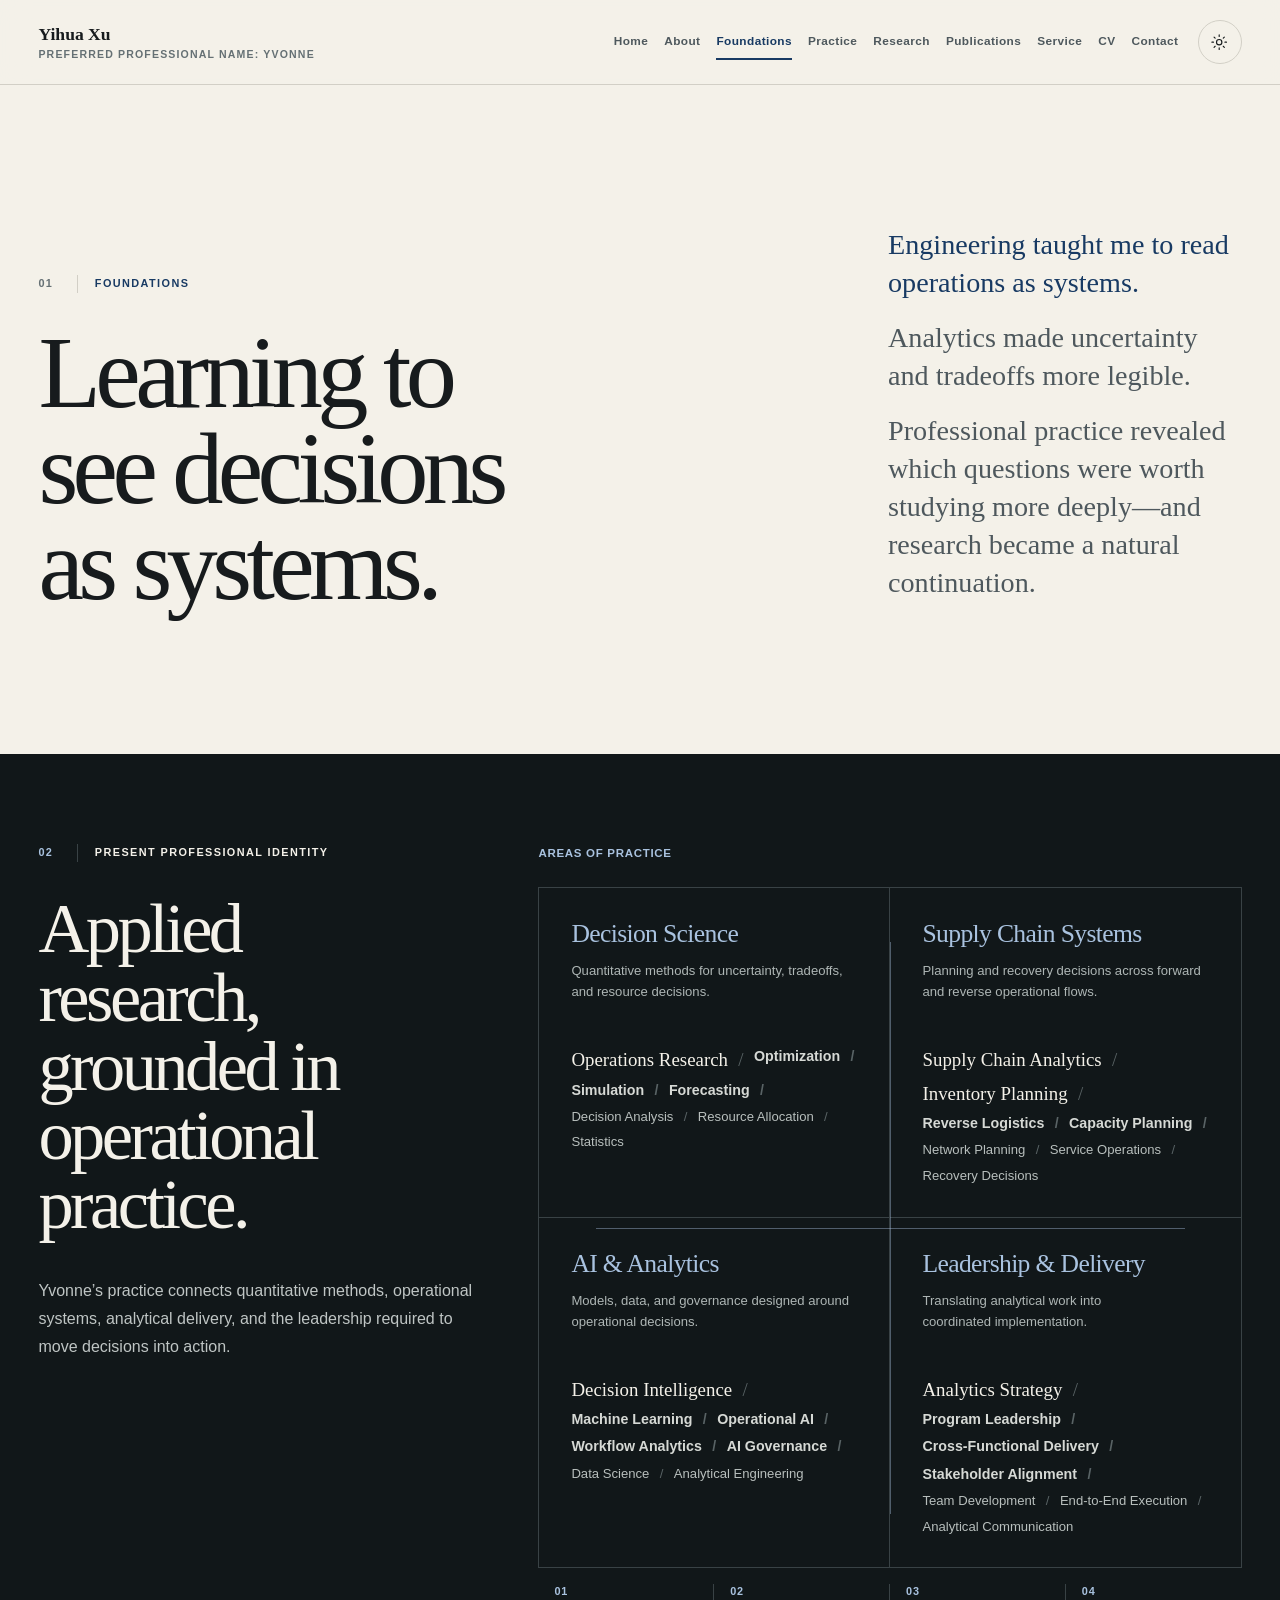
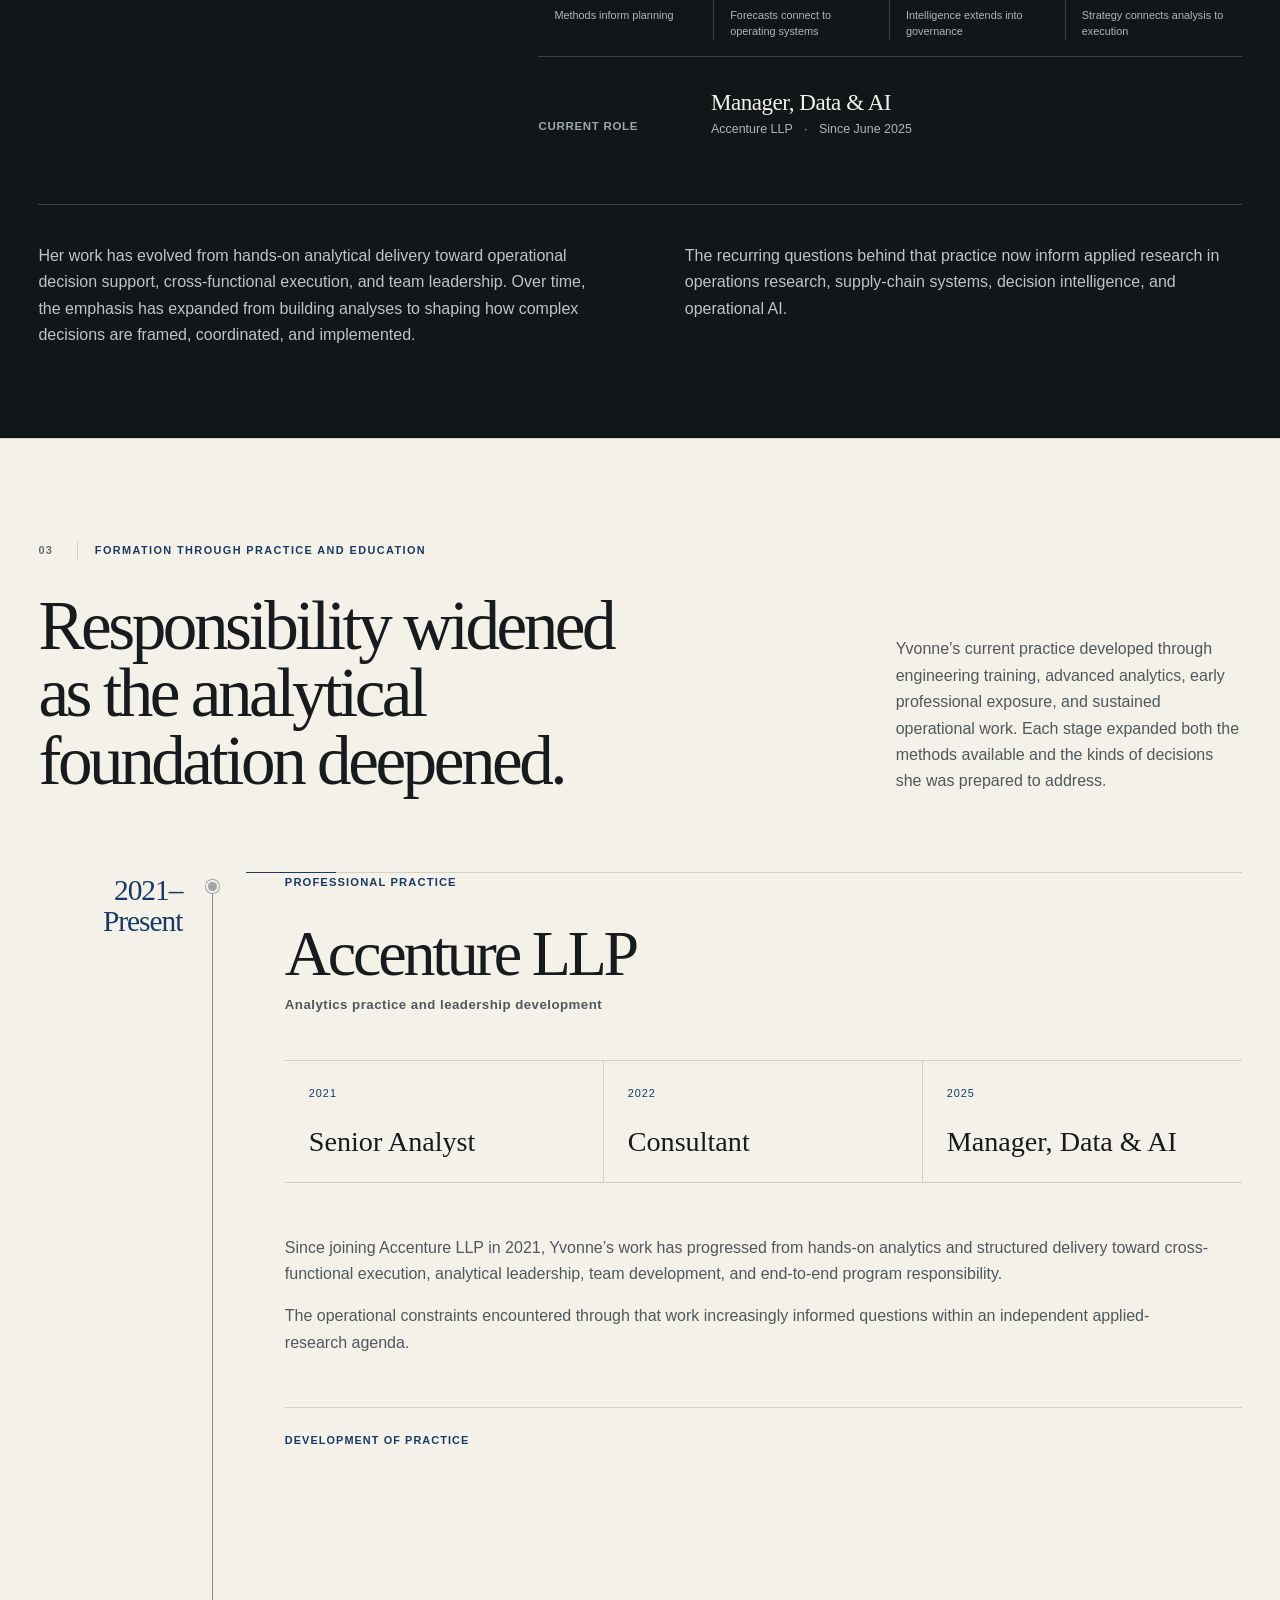
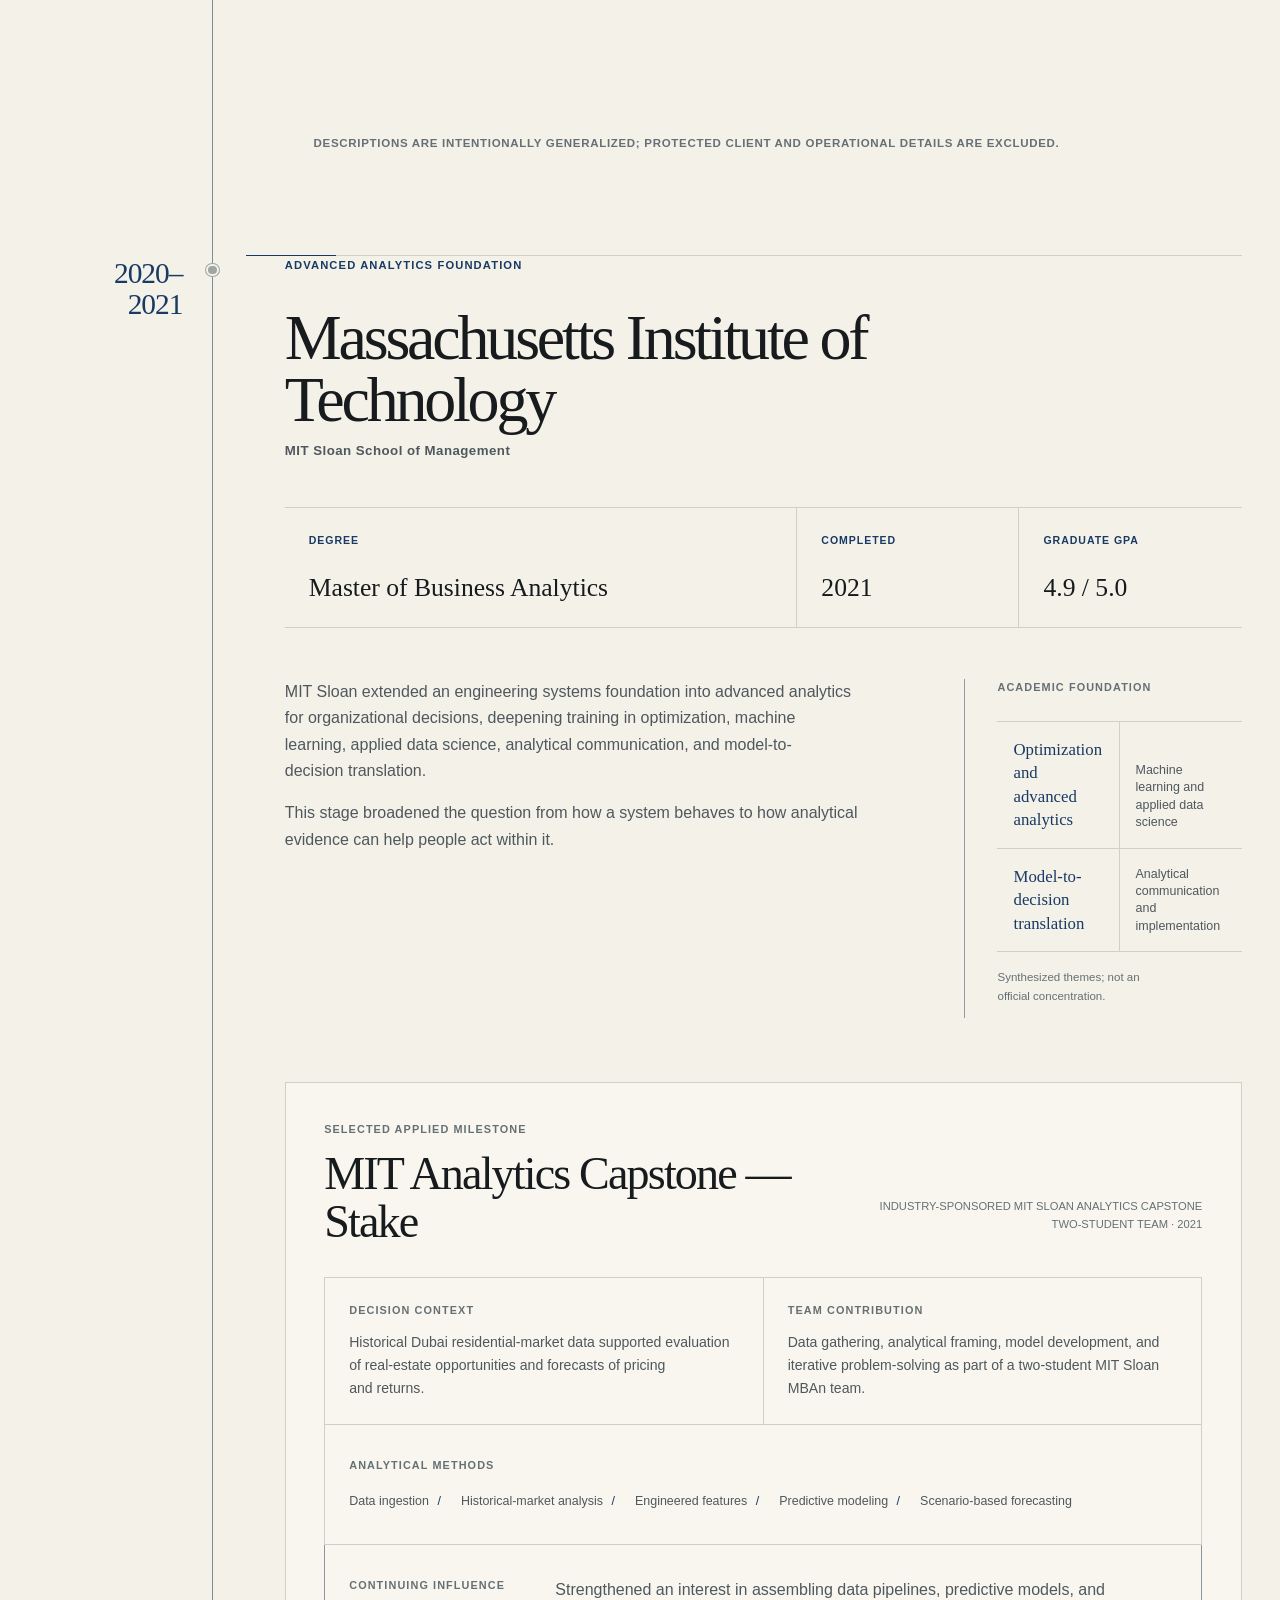
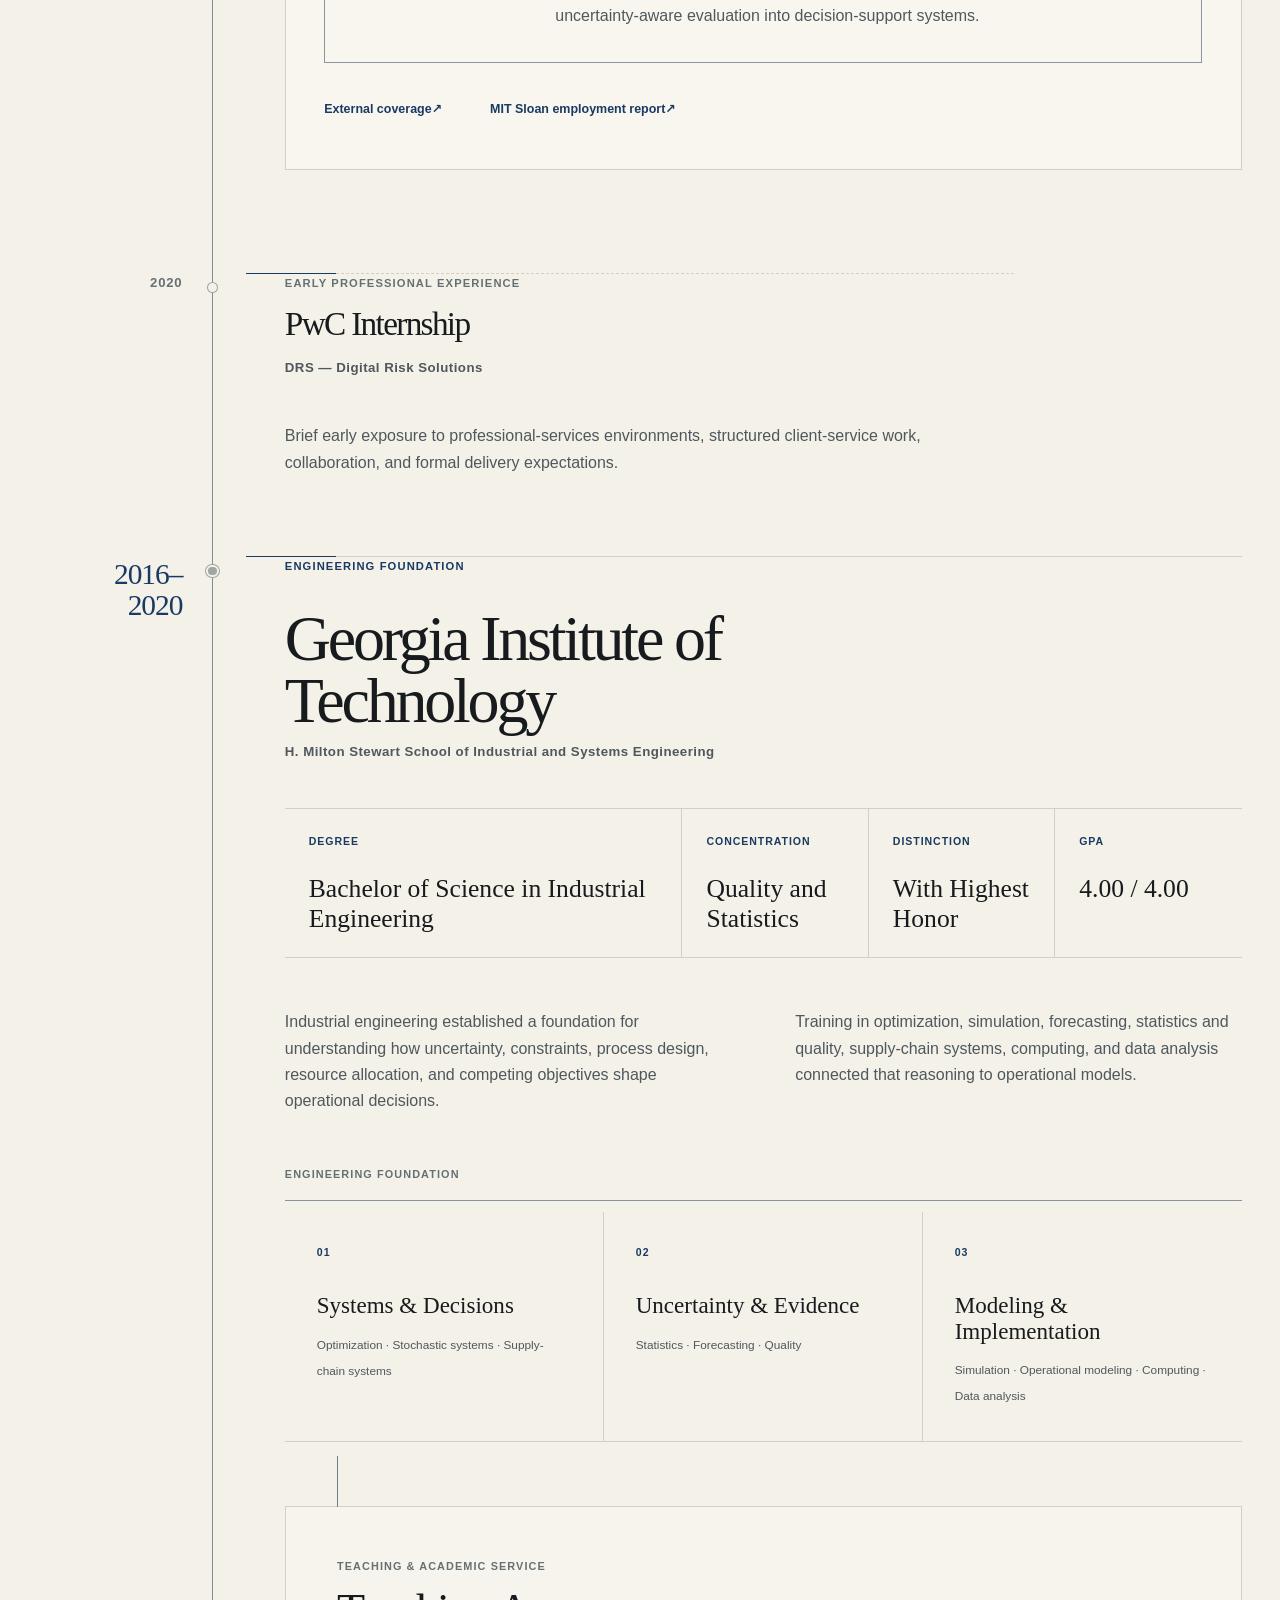
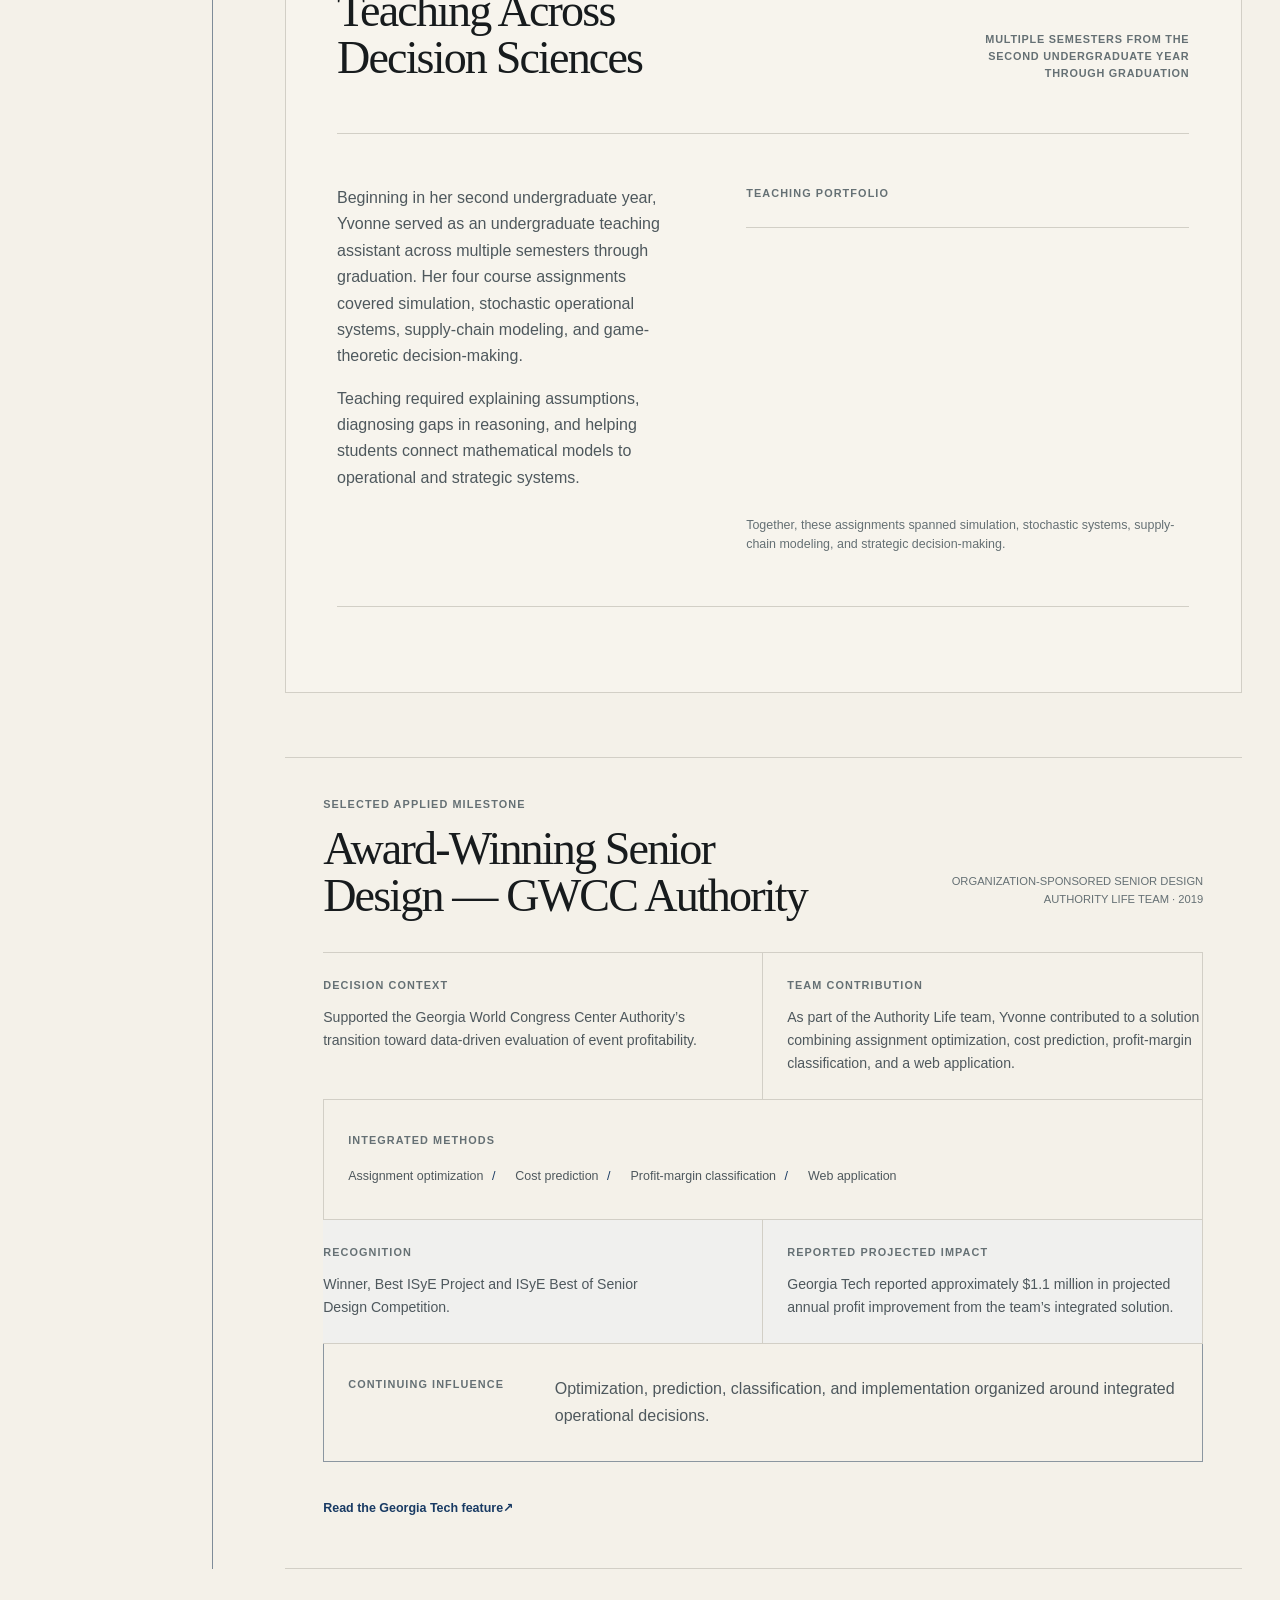
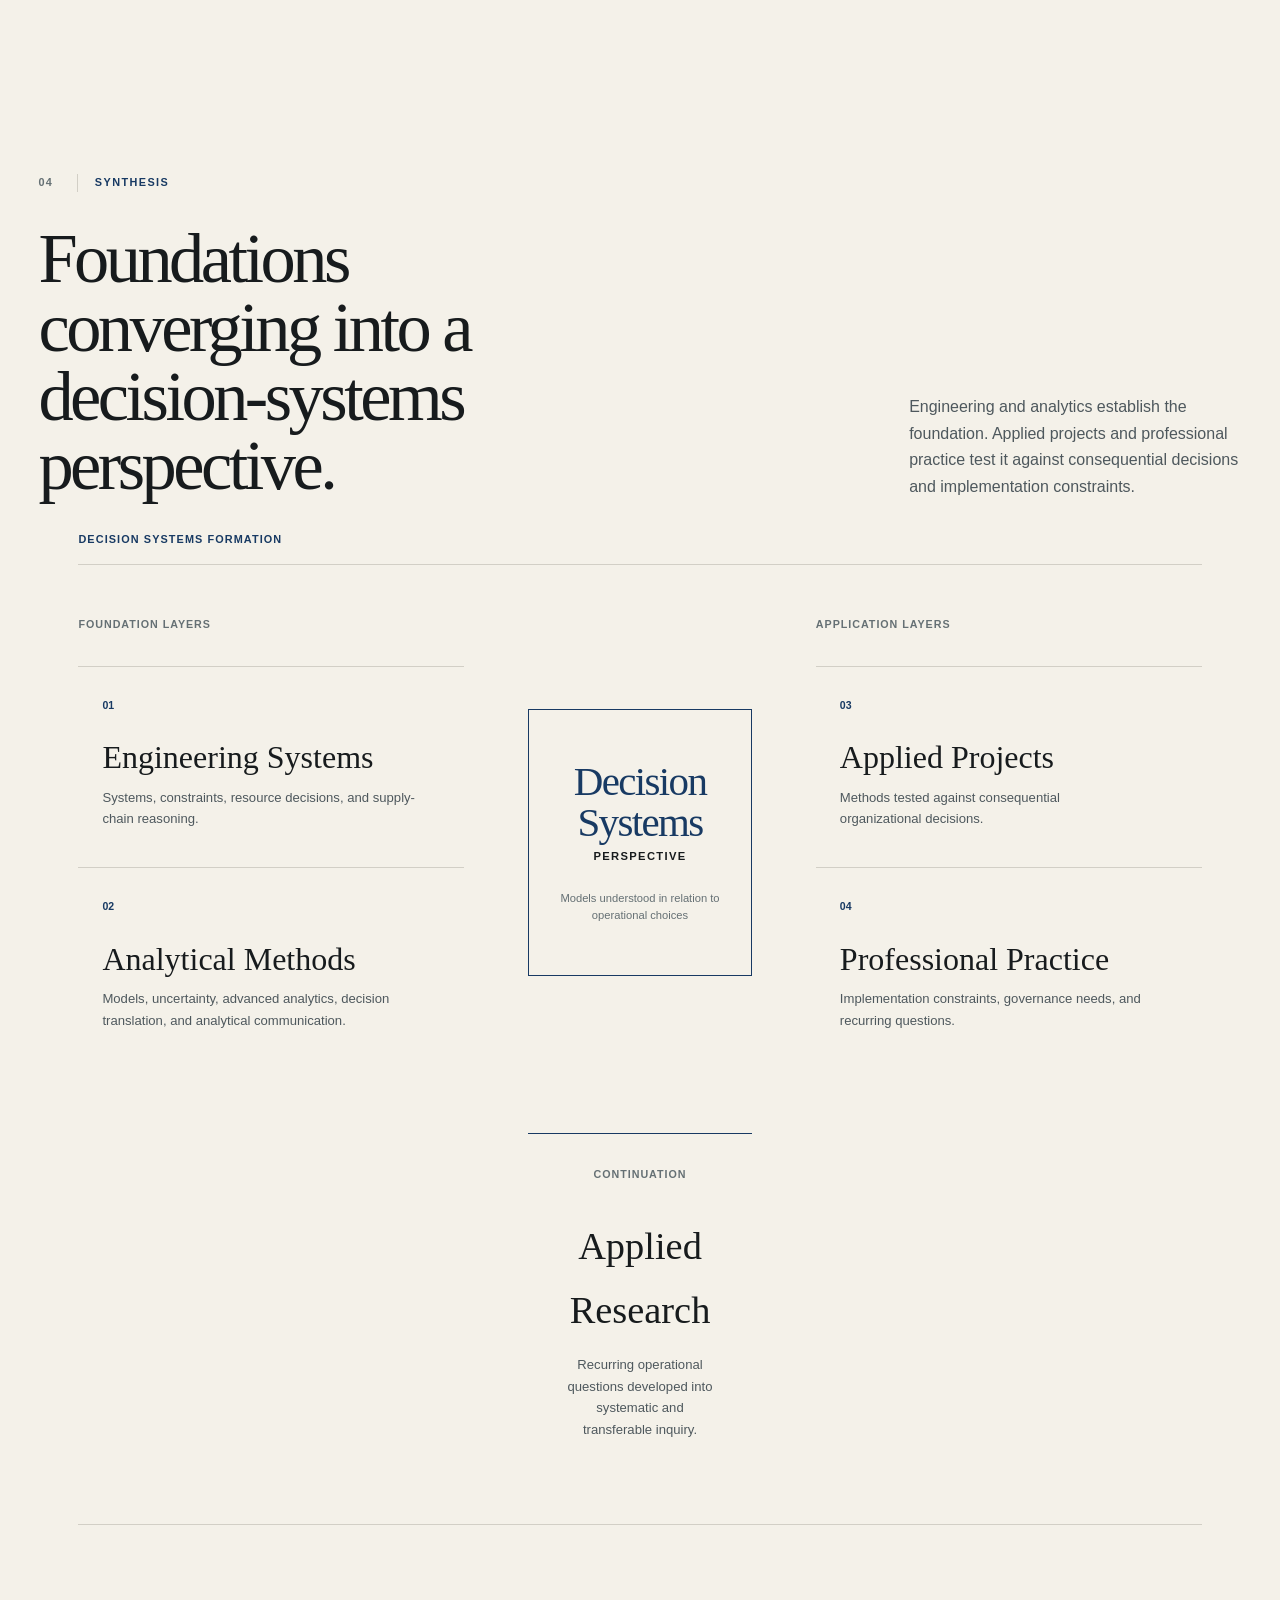
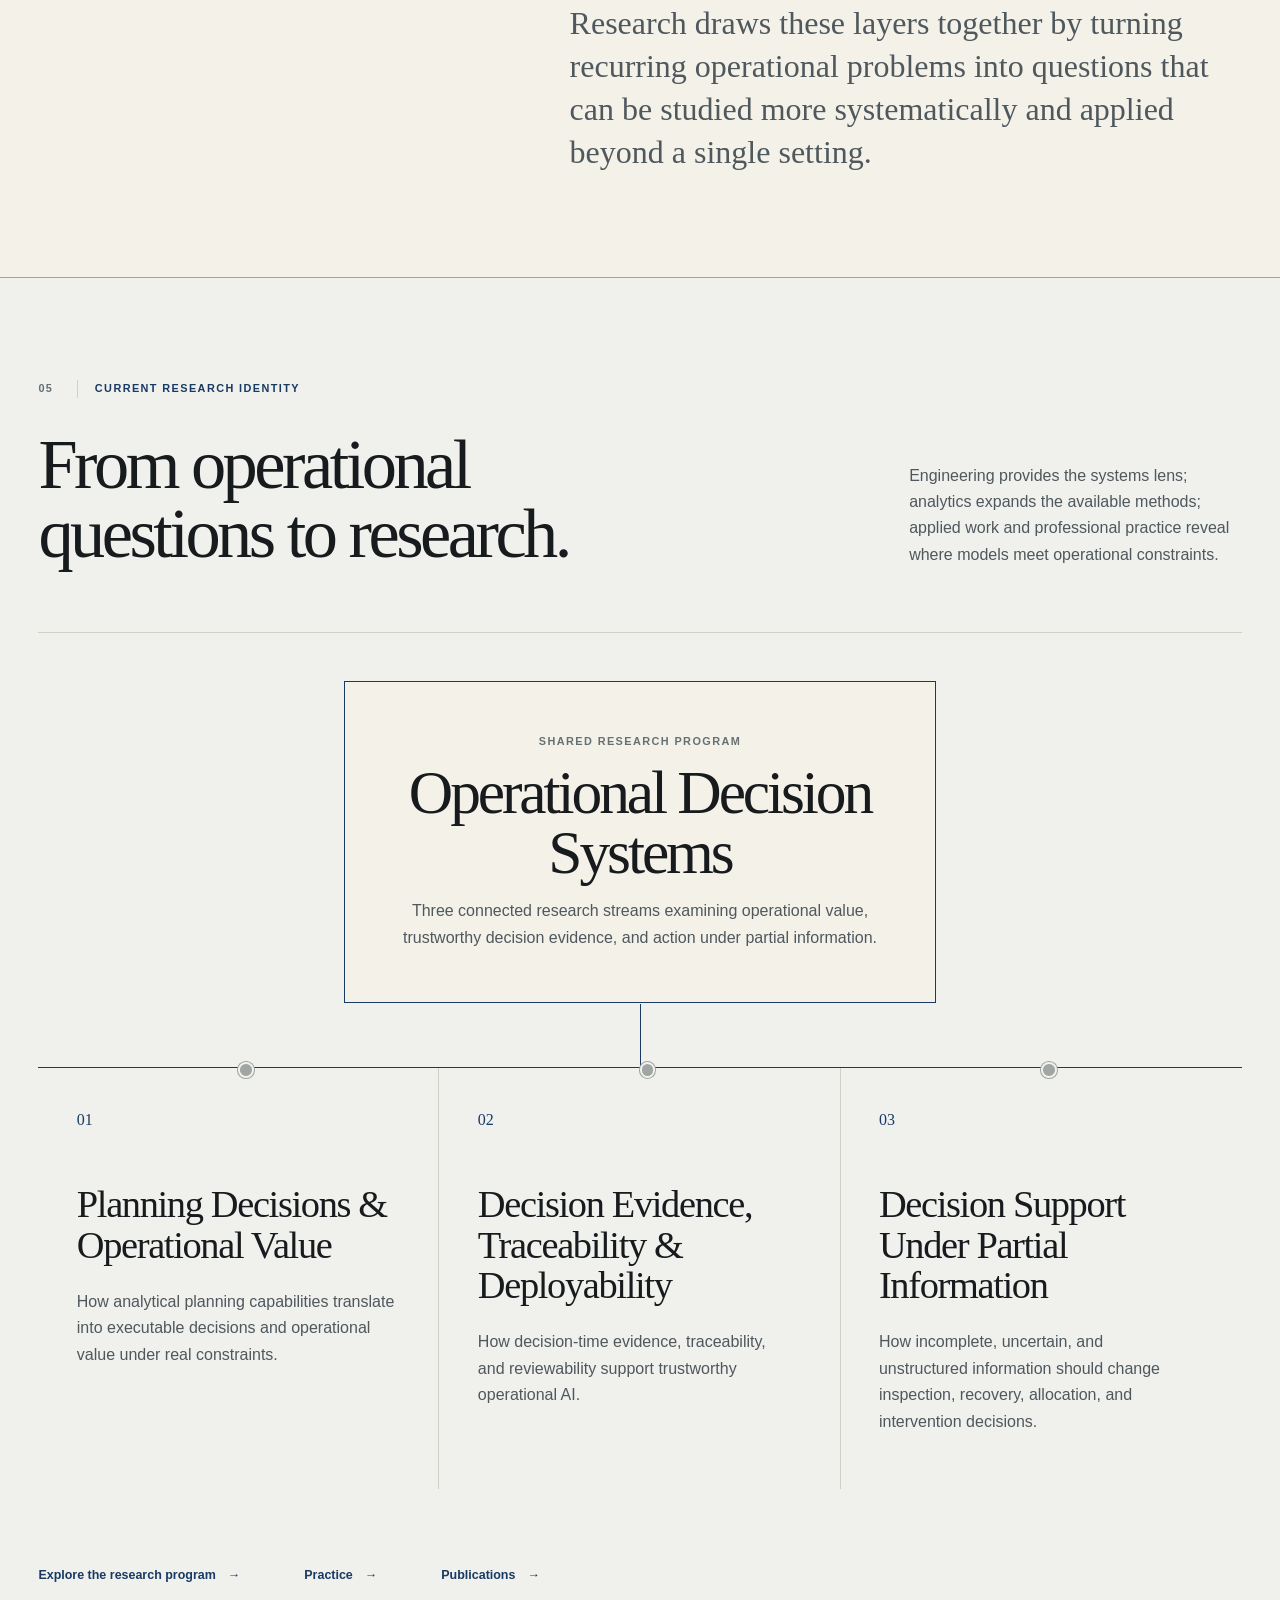
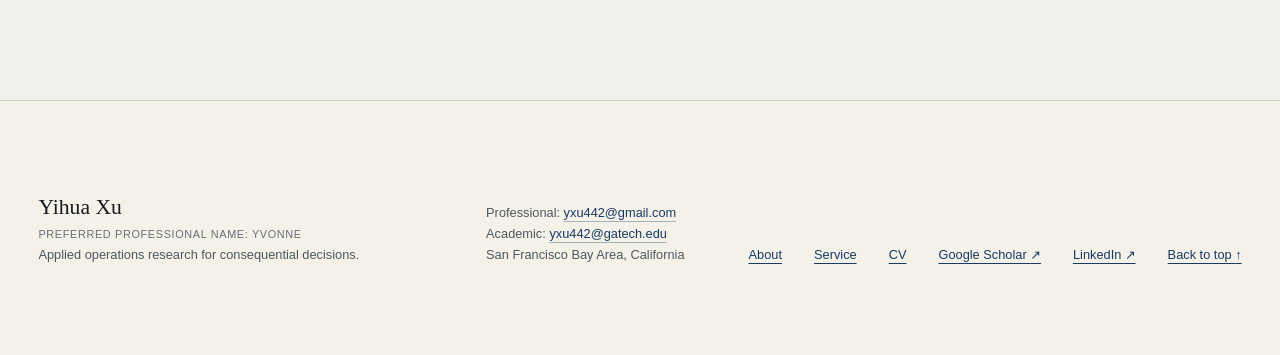
<file: foundations.html>
<!doctype html>
<html lang="en" class="foundations-document">
  <head>
    <meta charset="utf-8">
    <meta name="viewport" content="width=device-width, initial-scale=1">
    <meta name="description" content="The professional, analytical, and engineering foundations behind Yihua Xu's applied operations research practice.">
    <meta name="author" content="Yihua Xu">
    <meta name="color-scheme" content="light dark">
    <meta name="referrer" content="strict-origin-when-cross-origin">
    <meta name="theme-color" content="#f4f1e9" media="(prefers-color-scheme: light)">
    <meta name="theme-color" content="#151a1d" media="(prefers-color-scheme: dark)">
    <script>try { const theme = localStorage.getItem("site-theme"); if (theme === "light" || theme === "dark") document.documentElement.dataset.theme = theme; } catch {}</script>
    <link rel="icon" href="assets/images/favicon.svg" type="image/svg+xml">
    <link rel="apple-touch-icon" href="assets/images/apple-touch-icon.png">
    <meta property="og:type" content="website">
    <meta property="og:title" content="Foundations | Yihua Xu">
    <meta property="og:description" content="The professional, analytical, and engineering foundations behind Yihua Xu's applied research practice.">
    <meta name="twitter:card" content="summary">
    <meta name="twitter:title" content="Foundations | Yihua Xu">
    <meta name="twitter:description" content="The professional, analytical, and engineering foundations behind Yihua Xu's applied research practice.">
    <link rel="canonical" href="https://yvonnexu442.github.io/foundations.html">
    <meta property="og:url" content="https://yvonnexu442.github.io/foundations.html">
    <title>Foundations | Yihua Xu</title>
    <link rel="stylesheet" href="assets/css/styles.css?v=31">
    <script src="assets/js/main.js?v=19" defer></script>
  </head>
  <body class="foundations-page">
    <a class="skip-link" href="#main-content">Skip to main content</a>

    <header class="site-header">
      <div class="shell nav-layout">
        <a class="wordmark" href="index.html#home" aria-label="Return to homepage">
          <span class="wordmark-name">Yihua Xu</span>
          <span class="wordmark-field">Preferred professional name: Yvonne</span>
        </a>

        <p class="research-index" aria-label="Research focus">
          Operations Research <span aria-hidden="true">/</span> Decision Intelligence
        </p>

        <button class="nav-toggle" type="button" aria-expanded="false" aria-controls="primary-navigation">
          <span>Menu</span>
        </button>

        <nav id="primary-navigation" class="primary-navigation" aria-label="Primary navigation">
          <a href="index.html#home">Home</a>
          <a href="about.html">About</a>
          <a class="is-current" href="foundations.html" aria-current="page">Foundations</a>
          <a href="practice.html">Practice</a>
          <a href="research.html">Research</a>
          <a href="publications.html">Publications</a>
          <a href="service.html">Service</a>
          <a href="cv.html">CV</a>
          <a href="#contact">Contact</a>
        </nav>

        <button class="theme-toggle" type="button" aria-pressed="false" aria-label="Switch to dark theme">
          <svg viewBox="0 0 24 24" aria-hidden="true">
            <circle cx="12" cy="12" r="3.5"></circle>
            <path d="M12 2.5v2M12 19.5v2M2.5 12h2M19.5 12h2M5.3 5.3l1.4 1.4M17.3 17.3l1.4 1.4M18.7 5.3l-1.4 1.4M6.7 17.3l-1.4 1.4"></path>
          </svg>
        </button>
      </div>
    </header>

    <main id="main-content">
      <section class="foundation-hero scroll-chapter">
        <div class="shell foundation-hero-grid">
          <div>
            <p class="eyebrow"><span>01</span> Foundations</p>
            <h1>Learning to see decisions as systems.</h1>
          </div>
          <div class="foundation-intro">
            <p class="foundation-intellectual-thesis">
              <span>Engineering taught me to read operations as systems.</span>
              <span>Analytics made uncertainty and tradeoffs more legible.</span>
              <span>Professional practice revealed which questions were worth studying more deeply—and research became a natural continuation.</span>
            </p>
          </div>
        </div>
      </section>

      <section class="present-identity scroll-chapter" aria-labelledby="present-title">
        <div class="shell present-identity-layout">
          <header class="present-introduction">
            <p class="eyebrow"><span>02</span> Present professional identity</p>
            <h2 id="present-title">Applied research, grounded in operational practice.</h2>
            <p class="present-framing">
              Yvonne’s practice connects quantitative methods, operational systems, analytical delivery, and
              the leadership required to move decisions into action.
            </p>
          </header>

          <section class="practice-field" aria-labelledby="practice-field-title">
            <p id="practice-field-title" class="practice-field-label">Areas of Practice</p>

            <div class="practice-domain-grid practice-architecture">
              <article class="practice-domain practice-core" data-practice-domain="decision">
                <h3>Decision Science</h3>
                <p class="practice-domain-summary">Quantitative methods for uncertainty, tradeoffs, and resource decisions.</p>
                <ul class="practice-terms">
                  <li class="practice-term practice-term--primary" data-bridge="or-inventory">Operations Research</li>
                  <li class="practice-term practice-term--secondary" data-bridge="or-inventory">Optimization</li>
                  <li class="practice-term practice-term--secondary">Simulation</li>
                  <li class="practice-term practice-term--secondary" data-bridge="forecast-supply">Forecasting</li>
                  <li class="practice-term practice-term--tertiary">Decision Analysis</li>
                  <li class="practice-term practice-term--tertiary">Resource Allocation</li>
                  <li class="practice-term practice-term--tertiary">Statistics</li>
                </ul>
              </article>

              <article class="practice-domain practice-core" data-practice-domain="supply">
                <h3>Supply Chain Systems</h3>
                <p class="practice-domain-summary">Planning and recovery decisions across forward and reverse operational flows.</p>
                <ul class="practice-terms">
                  <li class="practice-term practice-term--primary" data-bridge="forecast-supply">Supply Chain Analytics</li>
                  <li class="practice-term practice-term--primary" data-bridge="or-inventory">Inventory Planning</li>
                  <li class="practice-term practice-term--secondary">Reverse Logistics</li>
                  <li class="practice-term practice-term--secondary">Capacity Planning</li>
                  <li class="practice-term practice-term--tertiary">Network Planning</li>
                  <li class="practice-term practice-term--tertiary">Service Operations</li>
                  <li class="practice-term practice-term--tertiary">Recovery Decisions</li>
                </ul>
              </article>

              <article class="practice-domain practice-extension" data-practice-domain="ai">
                <h3>AI &amp; Analytics</h3>
                <p class="practice-domain-summary">Models, data, and governance designed around operational decisions.</p>
                <ul class="practice-terms">
                  <li class="practice-term practice-term--primary" data-bridge="decision-governance">Decision Intelligence</li>
                  <li class="practice-term practice-term--secondary">Machine Learning</li>
                  <li class="practice-term practice-term--secondary" data-bridge="decision-governance">Operational AI</li>
                  <li class="practice-term practice-term--secondary">Workflow Analytics</li>
                  <li class="practice-term practice-term--secondary" data-bridge="decision-governance">AI Governance</li>
                  <li class="practice-term practice-term--tertiary">Data Science</li>
                  <li class="practice-term practice-term--tertiary">Analytical Engineering</li>
                </ul>
              </article>

              <article class="practice-domain practice-implementation" data-practice-domain="leadership">
                <h3>Leadership &amp; Delivery</h3>
                <p class="practice-domain-summary">Translating analytical work into coordinated implementation.</p>
                <ul class="practice-terms">
                  <li class="practice-term practice-term--primary" data-bridge="strategy-execution">Analytics Strategy</li>
                  <li class="practice-term practice-term--secondary">Program Leadership</li>
                  <li class="practice-term practice-term--secondary" data-bridge="strategy-execution">Cross-Functional Delivery</li>
                  <li class="practice-term practice-term--secondary">Stakeholder Alignment</li>
                  <li class="practice-term practice-term--tertiary">Team Development</li>
                  <li class="practice-term practice-term--tertiary" data-bridge="strategy-execution">End-to-End Execution</li>
                  <li class="practice-term practice-term--tertiary">Analytical Communication</li>
                </ul>
              </article>
            </div>

            <ul class="practice-bridges" aria-label="Selected relationships across areas of practice">
              <li><span>01</span> Methods inform planning</li>
              <li><span>02</span> Forecasts connect to operating systems</li>
              <li><span>03</span> Intelligence extends into governance</li>
              <li><span>04</span> Strategy connects analysis to execution</li>
            </ul>

            <aside class="current-role-strip" aria-label="Current professional role">
              <p class="current-role-label">Current role</p>
              <div>
                <p class="current-role-title">Manager, Data &amp; AI</p>
                <p class="current-role-meta">Accenture LLP <span aria-hidden="true">·</span> Since June 2025</p>
              </div>
            </aside>
          </section>
        </div>

        <div class="shell present-narrative">
          <p>
            Her work has evolved from hands-on analytical delivery toward operational decision support,
            cross-functional execution, and team leadership. Over time, the emphasis has expanded from building
            analyses to shaping how complex decisions are framed, coordinated, and implemented.
          </p>
          <p>
            The recurring questions behind that practice now inform applied research in operations research,
            supply-chain systems, decision intelligence, and operational AI.
          </p>
        </div>
      </section>

      <section class="formation-section scroll-chapter" aria-labelledby="formation-title">
        <div class="shell">
          <header class="formation-header">
            <div>
              <p class="eyebrow"><span>03</span> Formation through practice and education</p>
              <h2 id="formation-title">Responsibility widened as the analytical foundation deepened.</h2>
            </div>
            <p>
              Yvonne’s current practice developed through engineering training, advanced analytics, early
              professional exposure, and sustained operational work. Each stage expanded both the methods
              available and the kinds of decisions she was prepared to address.
            </p>
          </header>

          <ol class="formation-timeline" aria-label="Reverse-chronological formation timeline">
            <li class="formation-stage formation-stage-major" data-formation-stage>
              <div class="formation-period"><span>2021–</span><span>Present</span></div>
              <div class="formation-node" aria-hidden="true"></div>
              <article class="formation-content" aria-labelledby="accenture-stage-title">
                <p class="formation-type">Professional practice</p>
                <h3 id="accenture-stage-title">Accenture LLP</h3>
                <p class="formation-subtitle">Analytics practice and leadership development</p>

                <ol class="compact-role-progression" aria-label="Role progression at Accenture LLP">
                  <li><span>2021</span><strong>Senior Analyst</strong></li>
                  <li><span>2022</span><strong>Consultant</strong></li>
                  <li><span>2025</span><strong>Manager, Data &amp; AI</strong></li>
                </ol>

                <p class="formation-narrative">
                  Since joining Accenture LLP in 2021, Yvonne’s work has progressed from hands-on analytics and
                  structured delivery toward cross-functional execution, analytical leadership, team development,
                  and end-to-end program responsibility.
                </p>
                <p class="formation-narrative">
                  The operational constraints encountered through that work increasingly informed questions
                  within an independent applied-research agenda.
                </p>

                <figure class="practice-progression information-figure" data-information-figure>
                  <figcaption>Development of practice</figcaption>
                  <ol>
                    <li><span>01</span><strong>Analytical Execution</strong><small>Building and structuring analysis</small></li>
                    <li><span>02</span><strong>Delivery &amp; Coordination</strong><small>Owning work across functions</small></li>
                    <li><span>03</span><strong>Leadership &amp; Implementation</strong><small>Guiding teams and delivery</small></li>
                    <li><span>04</span><strong>Decision-System Thinking</strong><small>Connecting models, constraints, and action</small></li>
                    <li class="progression-inquiry"><span>05</span><strong>Questions for Applied Research</strong><small>Operational questions informing an independent research agenda</small></li>
                  </ol>
                </figure>
                <p class="confidentiality-note">
                  Descriptions are intentionally generalized; protected client and operational details are excluded.
                </p>
              </article>
            </li>

            <li class="formation-stage formation-stage-major" data-formation-stage>
              <div class="formation-period"><span>2020–</span><span>2021</span></div>
              <div class="formation-node" aria-hidden="true"></div>
              <article class="formation-content" aria-labelledby="mit-title">
                <p class="formation-type">Advanced analytics foundation</p>
                <h3 id="mit-title">Massachusetts Institute of Technology</h3>
                <p class="formation-subtitle">MIT Sloan School of Management</p>

                <dl class="timeline-credentials">
                  <div><dt>Degree</dt><dd>Master of Business Analytics</dd></div>
                  <div><dt>Completed</dt><dd>2021</dd></div>
                  <div><dt>Graduate GPA</dt><dd>4.9 / 5.0</dd></div>
                </dl>

                <div class="formation-two-column">
                  <div class="formation-narrative">
                    <p>
                      MIT Sloan extended an engineering systems foundation into advanced analytics for
                      organizational decisions, deepening training in optimization, machine learning, applied
                      data science, analytical communication, and model-to-decision translation.
                    </p>
                    <p>
                      This stage broadened the question from how a system behaves to how analytical evidence can
                      help people act within it.
                    </p>
                  </div>
                  <aside class="timeline-focus academic-foundation" aria-labelledby="mit-focus-title">
                    <p id="mit-focus-title" class="case-label">Academic foundation</p>
                    <ul class="academic-term-field">
                      <li class="academic-term academic-term-primary">Optimization and advanced analytics</li>
                      <li class="academic-term">Machine learning and applied data science</li>
                      <li class="academic-term academic-term-primary">Model-to-decision translation</li>
                      <li class="academic-term">Analytical communication and implementation</li>
                    </ul>
                    <p>Synthesized themes; not an official concentration.</p>
                  </aside>
                </div>

                <section class="embedded-milestone" aria-labelledby="stake-title">
                  <header class="embedded-milestone-header">
                    <div>
                      <p class="case-label">Selected applied milestone</p>
                      <h4 id="stake-title">MIT Analytics Capstone — Stake</h4>
                    </div>
                    <p>Industry-sponsored MIT Sloan Analytics Capstone<br>Two-student team · 2021</p>
                  </header>
                  <div class="milestone-context-grid">
                    <div>
                      <p class="case-label">Decision context</p>
                      <p>Historical Dubai residential-market data supported evaluation of real-estate opportunities and forecasts of pricing and returns.</p>
                    </div>
                    <div>
                      <p class="case-label">Team contribution</p>
                      <p>Data gathering, analytical framing, model development, and iterative problem-solving as part of a two-student MIT Sloan MBAn team.</p>
                    </div>
                  </div>
                  <div class="milestone-method-strip">
                    <p class="case-label">Analytical methods</p>
                    <ul>
                      <li>Data ingestion</li>
                      <li>Historical-market analysis</li>
                      <li>Engineered features</li>
                      <li>Predictive modeling</li>
                      <li>Scenario-based forecasting</li>
                    </ul>
                  </div>
                  <div class="continuing-influence">
                    <p class="case-label">Continuing influence</p>
                    <p>Strengthened an interest in assembling data pipelines, predictive models, and uncertainty-aware evaluation into decision-support systems.</p>
                  </div>
                  <footer class="embedded-sources">
                    <a href="https://www.cbnme.com/news/stake-hosts-mit-sloan-master-of-business-analytics-capstone-student-team-for-summer-work-project/" target="_blank" rel="noopener noreferrer" aria-label="Read external coverage of the Stake capstone (opens in a new tab)">External coverage <span aria-hidden="true">↗</span></a>
                    <a href="https://mitsloan.mit.edu/sites/default/files/2022-03/Master%20of%20Business%20Analytics%20Employment%20Report%202021.pdf" target="_blank" rel="noopener noreferrer" aria-label="View the MIT Sloan MBAn employment report (opens in a new tab)">MIT Sloan employment report <span aria-hidden="true">↗</span></a>
                  </footer>
                </section>
              </article>
            </li>

            <li class="formation-stage formation-stage-minor" data-formation-stage>
              <div class="formation-period"><span>2020</span></div>
              <div class="formation-node" aria-hidden="true"></div>
              <article class="formation-content" aria-labelledby="pwc-title">
                <p class="formation-type">Early professional experience</p>
                <h3 id="pwc-title">PwC Internship</h3>
                <p class="formation-subtitle">DRS — Digital Risk Solutions</p>
                <p>
                  Brief early exposure to professional-services environments, structured client-service work,
                  collaboration, and formal delivery expectations.
                </p>
              </article>
            </li>

            <li class="formation-stage formation-stage-major" data-formation-stage>
              <div class="formation-period"><span>2016–</span><span>2020</span></div>
              <div class="formation-node" aria-hidden="true"></div>
              <article class="formation-content" aria-labelledby="gatech-title">
                <p class="formation-type">Engineering foundation</p>
                <h3 id="gatech-title">Georgia Institute of Technology</h3>
                <p class="formation-subtitle">H. Milton Stewart School of Industrial and Systems Engineering</p>

                <dl class="timeline-credentials timeline-credentials-expanded">
                  <div><dt>Degree</dt><dd>Bachelor of Science in Industrial Engineering</dd></div>
                  <div><dt>Concentration</dt><dd>Quality and Statistics</dd></div>
                  <div><dt>Distinction</dt><dd>With Highest Honor</dd></div>
                  <div><dt>GPA</dt><dd>4.00 / 4.00</dd></div>
                </dl>

                <div class="formation-two-column formation-two-column-gatech">
                  <div class="formation-narrative">
                    <p>
                      Industrial engineering established a foundation for understanding how uncertainty,
                      constraints, process design, resource allocation, and competing objectives shape
                      operational decisions.
                    </p>
                    <p>
                      Training in optimization, simulation, forecasting, statistics and quality, supply-chain
                      systems, computing, and data analysis connected that reasoning to operational models.
                    </p>
                  </div>
                  <aside class="timeline-focus academic-foundation academic-foundation-reframed" aria-labelledby="gatech-focus-title">
                    <p id="gatech-focus-title" class="case-label">Engineering foundation</p>
                    <div class="academic-concept-field">
                      <section>
                        <p>01</p>
                        <h4>Systems &amp; Decisions</h4>
                        <span>Optimization · Stochastic systems · Supply-chain systems</span>
                      </section>
                      <section>
                        <p>02</p>
                        <h4>Uncertainty &amp; Evidence</h4>
                        <span>Statistics · Forecasting · Quality</span>
                      </section>
                      <section>
                        <p>03</p>
                        <h4>Modeling &amp; Implementation</h4>
                        <span>Simulation · Operational modeling · Computing · Data analysis</span>
                      </section>
                    </div>
                  </aside>
                </div>

                <section id="teaching-service" class="teaching-service information-figure" aria-labelledby="teaching-service-title" data-information-figure>
                  <header class="teaching-service-header">
                    <div>
                      <p class="case-label">Teaching &amp; Academic Service</p>
                      <h4 id="teaching-service-title">Teaching Across Decision Sciences</h4>
                    </div>
                    <p class="teaching-period">Multiple semesters from the second undergraduate year through graduation</p>
                  </header>

                  <div class="teaching-service-body">
                    <div class="teaching-service-narrative">
                      <p>
                        Beginning in her second undergraduate year, Yvonne served as an undergraduate teaching
                        assistant across multiple semesters through graduation. Her four course assignments
                        covered simulation, stochastic operational systems, supply-chain modeling, and
                        game-theoretic decision-making.
                      </p>
                      <p>
                        Teaching required explaining assumptions, diagnosing gaps in reasoning, and helping
                        students connect mathematical models to operational and strategic systems.
                      </p>
                    </div>

                    <div class="teaching-portfolio">
                      <p class="case-label">Teaching portfolio</p>
                      <ol class="teaching-course-matrix">
                        <li>
                          <span>ISYE 3044</span>
                          <strong>Simulation Analysis &amp; Design</strong>
                        </li>
                        <li>
                          <span>ISYE 3232</span>
                          <strong>Stochastic Manufacturing &amp; Service Systems</strong>
                        </li>
                        <li>
                          <span>ISYE 3104</span>
                          <strong>Supply Chain Modeling: Manufacturing &amp; Warehousing</strong>
                        </li>
                        <li>
                          <span>ECON 4180</span>
                          <strong>Game Theory Economics</strong>
                        </li>
                      </ol>
                      <p class="teaching-portfolio-summary">
                        Together, these assignments spanned simulation, stochastic systems, supply-chain
                        modeling, and strategic decision-making.
                      </p>
                    </div>
                  </div>

                  <div class="teaching-recognition">
                    <p class="case-label">Recognition</p>
                    <p>Nominated for Best Undergraduate Teaching Assistant <span aria-hidden="true">·</span> Fall 2019</p>
                  </div>
                </section>

                <section class="embedded-milestone embedded-milestone-award" aria-labelledby="gwcc-title">
                  <header class="embedded-milestone-header">
                    <div>
                      <p class="case-label">Selected applied milestone</p>
                      <h4 id="gwcc-title">Award-Winning Senior Design — GWCC Authority</h4>
                    </div>
                    <p>Organization-sponsored Senior Design<br>Authority Life team · 2019</p>
                  </header>
                  <div class="milestone-context-grid">
                    <div>
                      <p class="case-label">Decision context</p>
                      <p>Supported the Georgia World Congress Center Authority’s transition toward data-driven evaluation of event profitability.</p>
                    </div>
                    <div>
                      <p class="case-label">Team contribution</p>
                      <p>As part of the Authority Life team, Yvonne contributed to a solution combining assignment optimization, cost prediction, profit-margin classification, and a web application.</p>
                    </div>
                  </div>
                  <div class="milestone-method-strip">
                    <p class="case-label">Integrated methods</p>
                    <ul>
                      <li>Assignment optimization</li>
                      <li>Cost prediction</li>
                      <li>Profit-margin classification</li>
                      <li>Web application</li>
                    </ul>
                  </div>
                  <div class="milestone-outcome">
                    <div>
                      <p class="case-label">Recognition</p>
                      <p>Winner, Best ISyE Project and ISyE Best of Senior Design Competition.</p>
                    </div>
                    <div>
                      <p class="case-label">Reported projected impact</p>
                      <p>Georgia Tech reported approximately $1.1 million in projected annual profit improvement from the team’s integrated solution.</p>
                    </div>
                  </div>
                  <div class="continuing-influence">
                    <p class="case-label">Continuing influence</p>
                    <p>Optimization, prediction, classification, and implementation organized around integrated operational decisions.</p>
                  </div>
                  <footer class="embedded-sources">
                    <a href="https://www.isye.gatech.edu/news/isye-senior-design-team-wins-fall-capstone-expo" target="_blank" rel="noopener noreferrer" aria-label="Read the official Georgia Tech senior design feature (opens in a new tab)">Read the Georgia Tech feature <span aria-hidden="true">↗</span></a>
                  </footer>
                </section>
              </article>
            </li>
          </ol>
        </div>
      </section>

      <section class="synthesis-section synthesis-reframed scroll-chapter" aria-labelledby="synthesis-title">
        <div class="shell">
          <header class="trajectory-header">
            <div>
              <p class="eyebrow"><span>04</span> Synthesis</p>
              <h2 id="synthesis-title">Foundations converging into a decision-systems perspective.</h2>
            </div>
            <p>
              Engineering and analytics establish the foundation. Applied projects and professional practice
              test it against consequential decisions and implementation constraints.
            </p>
          </header>

          <figure class="decision-systems-figure information-figure" data-information-figure>
            <figcaption>Decision systems formation</figcaption>
            <div class="convergence-foundation">
              <p class="convergence-label">Foundation layers</p>
              <article>
                <span>01</span>
                <h3>Engineering Systems</h3>
                <p>Systems, constraints, resource decisions, and supply-chain reasoning.</p>
              </article>
              <article>
                <span>02</span>
                <h3>Analytical Methods</h3>
                <p>Models, uncertainty, advanced analytics, decision translation, and analytical communication.</p>
              </article>
            </div>
            <div class="convergence-center">
              <p>Decision Systems</p>
              <strong>Perspective</strong>
              <span>Models understood in relation to operational choices</span>
            </div>
            <div class="convergence-application">
              <p class="convergence-label">Application layers</p>
              <article>
                <span>03</span>
                <h3>Applied Projects</h3>
                <p>Methods tested against consequential organizational decisions.</p>
              </article>
              <article>
                <span>04</span>
                <h3>Professional Practice</h3>
                <p>Implementation constraints, governance needs, and recurring questions.</p>
              </article>
            </div>
            <div class="convergence-output">
              <p class="convergence-label">Continuation</p>
              <h3>Applied Research</h3>
              <p>Recurring operational questions developed into systematic and transferable inquiry.</p>
            </div>
          </figure>

          <p class="synthesis-conclusion">
            Research draws these layers together by turning recurring operational problems into questions that
            can be studied more systematically and applied beyond a single setting.
          </p>
        </div>
      </section>

      <section class="research-identity scroll-chapter" aria-labelledby="research-identity-title">
        <div class="shell">
          <header class="research-ending">
            <div>
              <p class="eyebrow"><span>05</span> Current research identity</p>
              <h2 id="research-identity-title">From operational questions to research.</h2>
            </div>
            <p>
              Engineering provides the systems lens; analytics expands the available methods; applied work and
              professional practice reveal where models meet operational constraints.
            </p>
          </header>

          <section class="research-program information-figure" aria-labelledby="research-program-title" data-information-figure>
            <header class="research-program-center">
              <p class="section-index">Shared research program</p>
              <h3 id="research-program-title">Operational Decision Systems</h3>
              <p>Three connected research streams examining operational value, trustworthy decision evidence, and action under partial information.</p>
            </header>
            <div class="research-program-branches">
            <article class="research-branch">
              <p class="card-index">01</p>
              <h3>Planning Decisions &amp; Operational Value</h3>
              <p>How analytical planning capabilities translate into executable decisions and operational value under real constraints.</p>
            </article>
            <article class="research-branch">
              <p class="card-index">02</p>
              <h3>Decision Evidence, Traceability &amp; Deployability</h3>
              <p>How decision-time evidence, traceability, and reviewability support trustworthy operational AI.</p>
            </article>
            <article class="research-branch">
              <p class="card-index">03</p>
              <h3>Decision Support Under Partial Information</h3>
              <p>How incomplete, uncertain, and unstructured information should change inspection, recovery, allocation, and intervention decisions.</p>
            </article>
            </div>
          </section>

          <nav class="trajectory-paths" aria-label="Continue exploring the portfolio">
            <a class="trajectory-primary" href="research.html">Explore the research program <span aria-hidden="true">→</span></a>
            <a href="practice.html">Practice <span aria-hidden="true">→</span></a>
            <a href="publications.html">Publications <span aria-hidden="true">→</span></a>
          </nav>
        </div>
      </section>

    </main>

    <footer id="contact" class="site-footer">
      <div class="shell footer-grid">
        <div>
          <p class="footer-title">Yihua Xu</p>
          <p class="footer-preferred-name">Preferred professional name: Yvonne</p>
          <p>Applied operations research for consequential decisions.</p>
        </div>
        <p class="footer-contact-note">Professional: <a href="mailto:yxu442@gmail.com">yxu442@gmail.com</a><br>Academic: <a href="mailto:yxu442@gatech.edu">yxu442@gatech.edu</a><br>San Francisco Bay Area, California</p>
        <nav class="footer-links" aria-label="Profile and page links">
          <a href="about.html">About</a>
          <a href="service.html">Service</a>
          <a href="cv.html">CV</a>
          <a href="https://scholar.google.com/citations?user=W_mWZJcAAAAJ&amp;hl=en" target="_blank" rel="noopener noreferrer" aria-label="Google Scholar profile (opens in a new tab)">Google Scholar <span aria-hidden="true">↗</span></a>
          <a href="https://www.linkedin.com/in/yihua-yvonne-xu/" target="_blank" rel="noopener noreferrer" aria-label="LinkedIn profile (opens in a new tab)">LinkedIn <span aria-hidden="true">↗</span></a><a href="#main-content">Back to top <span aria-hidden="true">↑</span></a>
        </nav>
      </div>
    </footer>
  </body>
</html>
</file>
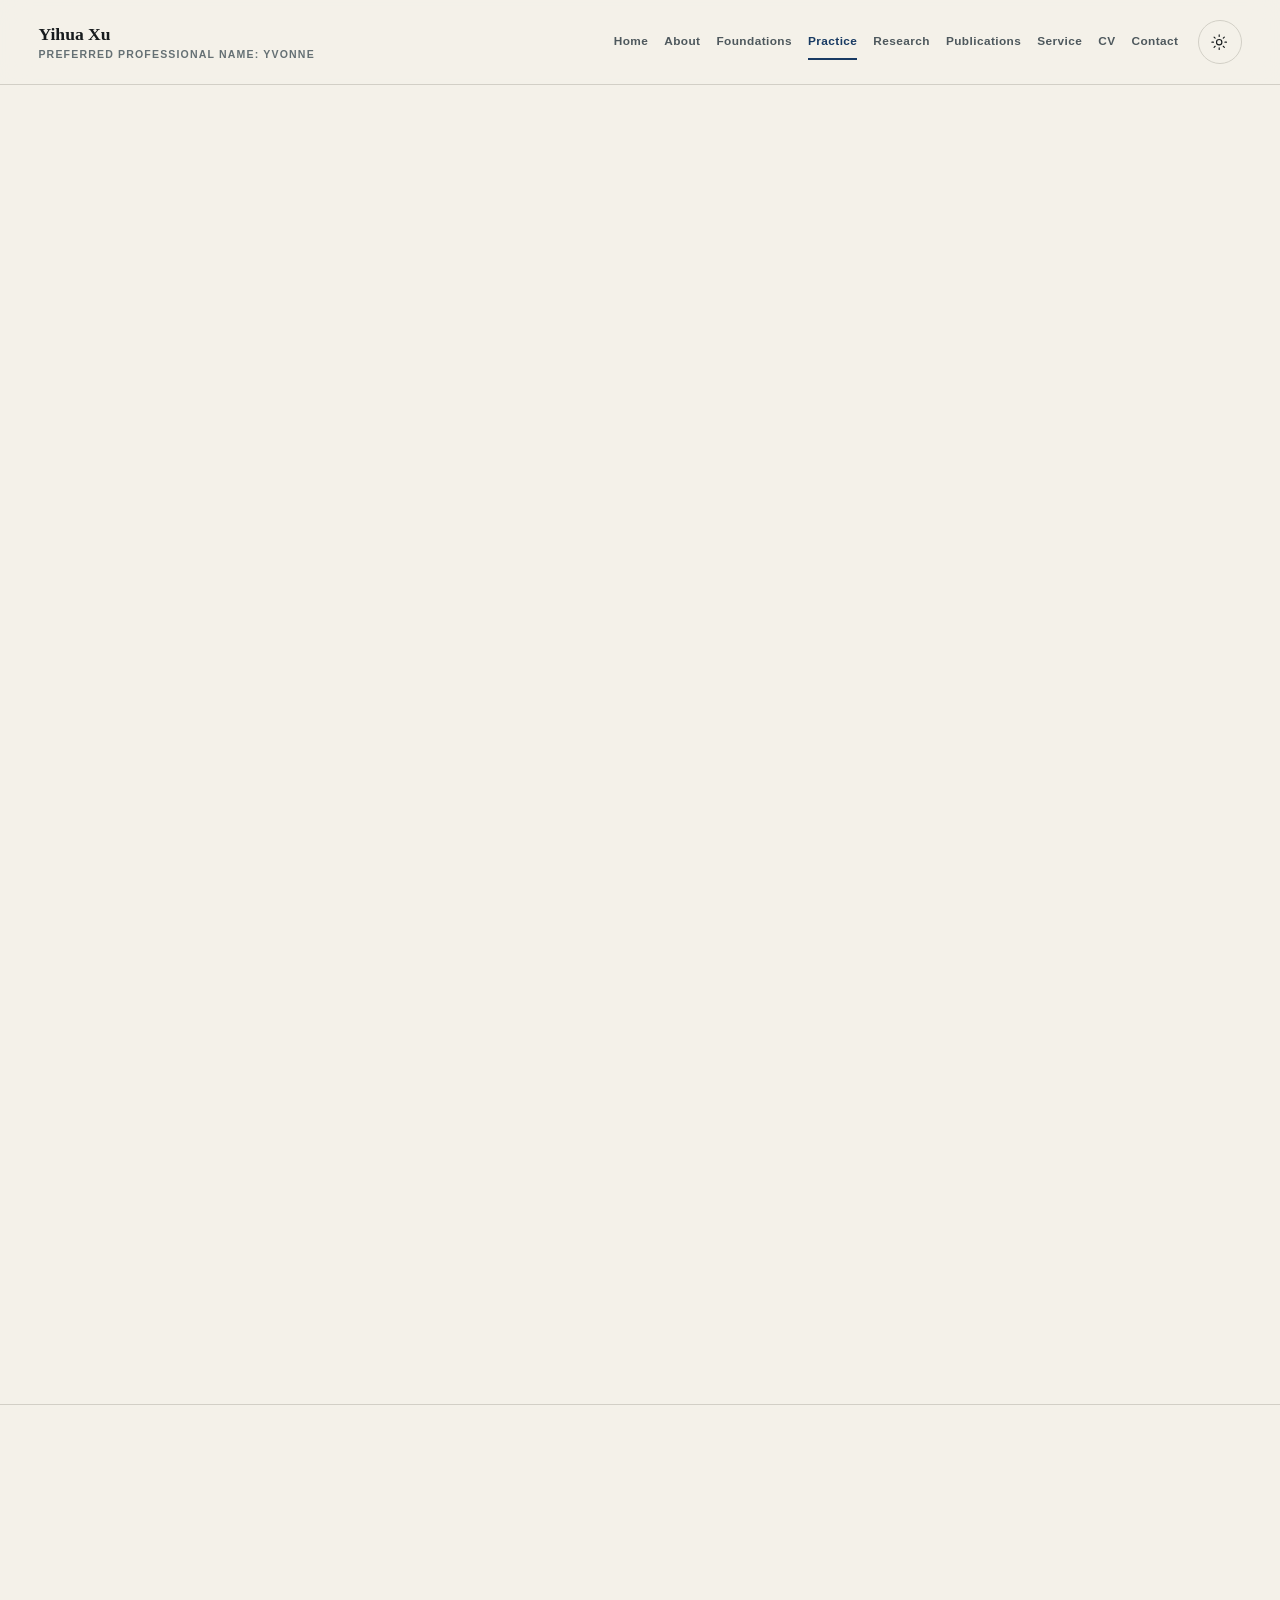
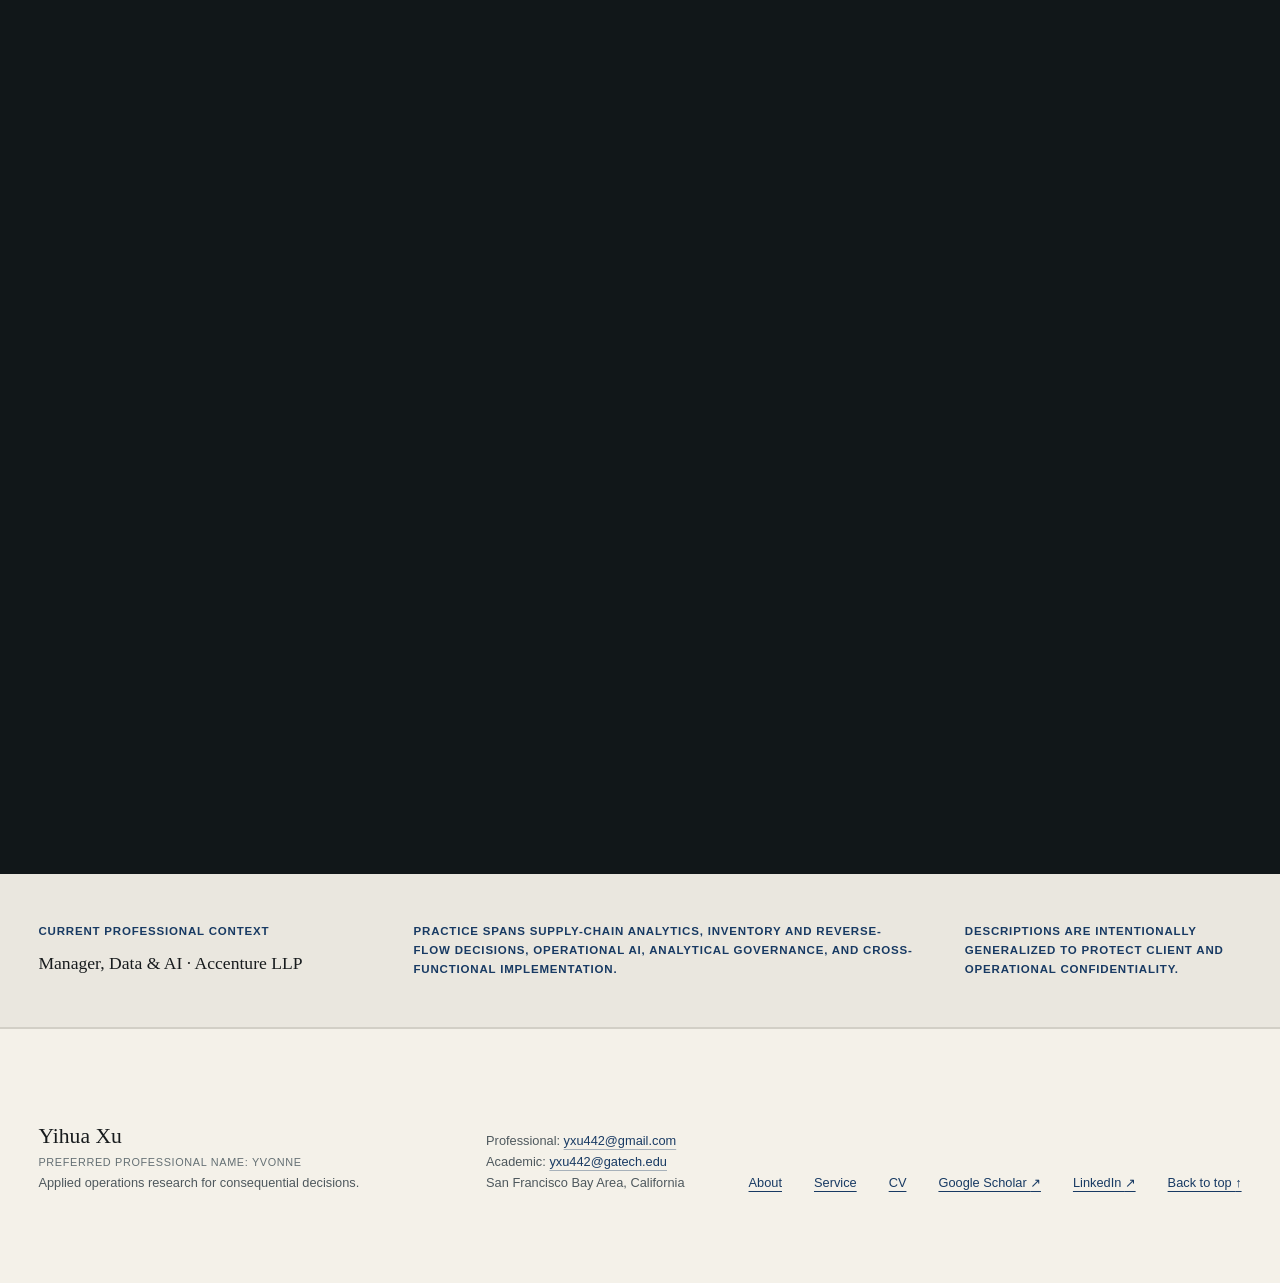
<file: practice.html>
<!doctype html>
<html lang="en">
  <head>
    <meta charset="utf-8">
    <meta name="viewport" content="width=device-width, initial-scale=1">
    <meta name="description" content="Public-safe accounts of operational analytics practice, decision systems, implementation constraints, and the recurring questions that inform Yihua Xu’s applied research.">
    <meta name="author" content="Yihua Xu">
    <meta name="color-scheme" content="light dark">
    <meta name="referrer" content="strict-origin-when-cross-origin">
    <meta name="theme-color" content="#f4f1e9" media="(prefers-color-scheme: light)">
    <meta name="theme-color" content="#151a1d" media="(prefers-color-scheme: dark)">
    <script>try { const theme = localStorage.getItem("site-theme"); if (theme === "light" || theme === "dark") document.documentElement.dataset.theme = theme; } catch {}</script>
    <link rel="icon" href="assets/images/favicon.svg" type="image/svg+xml">
    <link rel="apple-touch-icon" href="assets/images/apple-touch-icon.png">
    <meta property="og:type" content="website">
    <meta property="og:title" content="Practice | Yihua Xu">
    <meta property="og:description" content="Public-safe accounts of operational analytics practice, implementation constraints, and the questions that inform Yihua Xu’s research.">
    <meta name="twitter:card" content="summary">
    <meta name="twitter:title" content="Practice | Yihua Xu">
    <meta name="twitter:description" content="Public-safe accounts of operational analytics practice, implementation constraints, and the questions that inform Yihua Xu’s research.">
    <link rel="canonical" href="https://yvonnexu442.github.io/practice.html">
    <meta property="og:url" content="https://yvonnexu442.github.io/practice.html">
    <title>Practice | Yihua Xu</title>
    <link rel="stylesheet" href="assets/css/styles.css?v=31">
    <script src="assets/js/main.js?v=19" defer></script>
  </head>
  <body class="practice-page">
    <a class="skip-link" href="#main-content">Skip to main content</a>

    <header class="site-header">
      <div class="shell nav-layout">
        <a class="wordmark" href="index.html#home" aria-label="Return to homepage">
          <span class="wordmark-name">Yihua Xu</span>
          <span class="wordmark-field">Preferred professional name: Yvonne</span>
        </a>
        <p class="research-index" aria-label="Research focus">Operations Research <span aria-hidden="true">/</span> Decision Intelligence</p>
        <button class="nav-toggle" type="button" aria-expanded="false" aria-controls="primary-navigation"><span>Menu</span></button>
        <nav id="primary-navigation" class="primary-navigation" aria-label="Primary navigation">
          <a href="index.html#home">Home</a>
          <a href="about.html">About</a>
          <a href="foundations.html">Foundations</a>
          <a class="is-current" href="practice.html" aria-current="page">Practice</a>
          <a href="research.html">Research</a>
          <a href="publications.html">Publications</a>
          <a href="service.html">Service</a>
          <a href="cv.html">CV</a>
          <a href="#contact">Contact</a>
        </nav>
        <button class="theme-toggle" type="button" aria-pressed="false" aria-label="Switch to dark theme">
          <svg viewBox="0 0 24 24" aria-hidden="true">
            <circle cx="12" cy="12" r="3.5"></circle>
            <path d="M12 2.5v2M12 19.5v2M2.5 12h2M19.5 12h2M5.3 5.3l1.4 1.4M17.3 17.3l1.4 1.4M18.7 5.3l-1.4 1.4M6.7 17.3l-1.4 1.4"></path>
          </svg>
        </button>
      </div>
    </header>

    <main id="main-content">
      <section class="practice-hero" aria-labelledby="practice-title">
        <div class="shell practice-hero-grid">
          <div data-reveal>
            <p class="eyebrow"><span>01</span> Professional practice</p>
            <h1 id="practice-title">Where analytical systems meet operational reality.</h1>
          </div>
          <div class="practice-hero-copy" data-reveal>
            <p>Professional practice repeatedly revealed that analytical performance alone does not determine operational value. Decisions must also survive constraints, coordination, implementation, review, and sustained use.</p>
            <p>Across planning, inventory, reverse logistics, workflow governance, and cross-functional delivery, recurring operational tensions became the foundation for a broader research agenda.</p>
          </div>
        </div>

        <figure class="shell action-system" aria-labelledby="action-system-title" data-information-figure data-reveal>
          <figcaption id="action-system-title">From Analysis to Operational Action</figcaption>
          <div class="action-system-frame">
            <ol class="action-path">
              <li><span>01</span><strong>Operational Problem</strong></li>
              <li><span>02</span><strong>Analytical Framing</strong></li>
              <li><span>03</span><strong>Decision Support</strong></li>
              <li><span>04</span><strong>Cross-Functional Execution</strong></li>
              <li><span>05</span><strong>Observed Consequences</strong></li>
              <li><span>06</span><strong>Recurring Research Question</strong></li>
            </ol>
            <ul class="constraint-field" aria-label="Implementation constraints surrounding the decision path">
              <li>Incomplete information</li>
              <li>Capacity constraints</li>
              <li>Competing objectives</li>
              <li>Ownership boundaries</li>
              <li>Workflow dependencies</li>
              <li>Timing</li>
              <li>Governance</li>
              <li>Adoption</li>
              <li>Operational change</li>
            </ul>
          </div>
          <p class="action-system-note">The path is iterative: consequences and implementation friction often return the work to an earlier decision boundary.</p>
        </figure>
      </section>

      <section class="practice-section practice-thesis" aria-labelledby="practice-thesis-title">
        <div class="shell practice-split">
          <header data-reveal>
            <p class="eyebrow"><span>02</span> Practice thesis</p>
            <h2 id="practice-thesis-title">Operational value is produced by systems, not models alone.</h2>
          </header>
          <div class="practice-reading" data-reveal>
            <p>Analytical methods enter environments already shaped by planning cadence, capacity, ownership, service expectations, legacy workflows, and human judgment. A technically sound recommendation may still fail if it cannot be interpreted, coordinated, executed, reviewed, or sustained.</p>
            <p>Practice therefore becomes a way to observe the full decision system: the evidence available at the decision point, the actors responsible for execution, and the consequences that follow.</p>
          </div>
        </div>
      </section>

      <section class="practice-section pattern-section" aria-labelledby="patterns-title">
        <div class="shell">
          <header class="practice-section-header compact-header" data-reveal>
            <p class="eyebrow"><span>03</span> Selected operational cases</p>
            <h2 id="patterns-title">Decision layers between analytical output and operational action.</h2>
            <p>These cases originate in recurring professional experience. Their structures are intentionally abstracted to protect employers, clients, systems, data, assets, and policies.</p>
          </header>
          <div class="practice-cases">
            <article data-reveal>
              <header><p class="pattern-index">Case 01</p><h3>From Model Selection to Executable Planning</h3></header>
              <div class="case-question"><span>Decision question</span><p>When should a new analytical capability change the operating plan, and when should the existing plan remain stable?</p></div>
              <p class="pattern-flow">Candidate Models → Analytical Selection → Planning Decision → Capacity and Policy Translation → Planner Review → Executable Plan → Operational Consequence</p>
              <div class="case-reading">
                <p>Model selection was only the first analytical step. The resulting signal entered a planning layer shaped by changing capacity, evolving policies, operating cadence, downstream requirements, plan stability, and planner adjustment.</p>
                <dl><div class="case-emphasis"><dt>Implementation insight</dt><dd>The same recommendation may be feasible in one planning cycle and infeasible in another.</dd></div><div><dt>Research connection</dt><dd>Planning Decisions &amp; Operational Value</dd></div></dl>
              </div>
              <figure class="case-logic case-logic-planning" data-information-figure tabindex="0">
                <figcaption>Public-safe decision-system abstraction · recommendation to executable plan</figcaption>
                <svg viewBox="0 0 960 330" role="img" aria-labelledby="case-01-visual-title case-01-visual-desc">
                  <title id="case-01-visual-title">Planning decision logic</title>
                  <desc id="case-01-visual-desc">Candidate analytical signals converge into a recommendation, pass through capacity, policy, and timing constraints, and result in either a stable or adjusted executable plan.</desc>
                  <g class="logic-grid">
                    <path d="M40 58H920M40 118H920M40 178H920M40 238H920M40 298H920"></path>
                    <path d="M100 30V310M220 30V310M340 30V310M460 30V310M580 30V310M700 30V310M820 30V310"></path>
                  </g>
                  <g class="logic-path logic-path-primary">
                    <path d="M82 95H230L310 165H420"></path>
                    <path d="M82 165H310"></path>
                    <path d="M82 235H230L310 165"></path>
                    <path d="M420 165H590"></path>
                    <path d="M590 165H700V105H832"></path>
                    <path d="M590 165H700V225H832"></path>
                  </g>
                  <g class="logic-node">
                    <circle cx="82" cy="95" r="6"></circle><circle cx="82" cy="165" r="6"></circle><circle cx="82" cy="235" r="6"></circle>
                    <circle cx="310" cy="165" r="11"></circle><circle cx="420" cy="165" r="8"></circle><circle cx="590" cy="165" r="11"></circle>
                    <circle cx="832" cy="105" r="8"></circle><circle cx="832" cy="225" r="8"></circle>
                  </g>
                  <g class="logic-gate">
                    <rect x="420" y="83" width="170" height="164" rx="2"></rect>
                    <path d="M420 137H590M420 191H590"></path>
                  </g>
                  <g class="logic-label">
                    <text x="58" y="70">CANDIDATE SIGNALS</text>
                    <text x="57" y="91">Model A</text><text x="57" y="161">Model B</text><text x="57" y="231">Baseline</text>
                    <text x="274" y="195">RECOMMEND</text>
                    <text x="446" y="108">FEASIBILITY GATE</text>
                    <text x="446" y="132">Capacity</text><text x="446" y="186">Policy</text><text x="446" y="240">Timing</text>
                    <text x="728" y="91">KEEP PLAN STABLE</text><text x="728" y="211">ADJUST PLAN</text>
                    <text x="784" y="285">EXECUTABLE PLAN</text>
                  </g>
                  <g class="logic-path logic-path-secondary"><path d="M832 105V270M832 225V270H900"></path></g>
                  <circle class="logic-node-secondary" cx="900" cy="270" r="7"></circle>
                </svg>
              </figure>
            </article>

            <article data-reveal>
              <header><p class="pattern-index">Case 02</p><h3>From Retired Assets to Recovery Decisions</h3></header>
              <div class="case-question"><span>Decision question</span><p>What should be retained, dismantled, recovered, redirected, remarketed, or retired—and at what level and quantity?</p></div>
              <p class="pattern-flow">Reverse-Flow Inventory → Demand and Recovery Signals → Structural Relationships → Disposition Decision → Capacity-Constrained Scheduling → Downstream Execution</p>
              <div class="case-reading">
                <p>Reverse-flow inventory could not be assigned through a single classification. Each decision depended on available inventory, downstream demand, structural relationships, recovery value, urgent requirements, capacity, and policy exceptions. Multiple sources operated at different levels of granularity, while conflicts, overrides, exception validity, and changing conditions shaped the final action.</p>
                <dl><div><dt>Implementation insight</dt><dd>The preferred recovery decision changed as demand, capacity, policy, and available evidence changed.</dd></div><div><dt>Research connection</dt><dd>Decision Support Under Partial Information</dd></div></dl>
              </div>
              <figure class="case-logic case-logic-recovery" data-information-figure tabindex="0">
                <figcaption>Public-safe decision-system abstraction · evidence to recovery path</figcaption>
                <svg viewBox="0 0 960 360" role="img" aria-labelledby="case-02-visual-title case-02-visual-desc">
                  <title id="case-02-visual-title">Recovery decision logic</title>
                  <desc id="case-02-visual-desc">Asset condition, demand evidence, and structural relationships converge at a recovery decision that branches to several possible actions before a capacity and policy check.</desc>
                  <g class="logic-orbit"><circle cx="470" cy="180" r="116"></circle><circle cx="470" cy="180" r="68"></circle></g>
                  <g class="logic-path logic-path-primary">
                    <path d="M92 78H278L402 150"></path><path d="M92 180H402"></path><path d="M92 282H278L402 210"></path>
                    <path d="M538 145L672 68H850"></path><path d="M548 180H850"></path><path d="M538 215L672 292H850"></path>
                    <path d="M506 120L594 32H762"></path><path d="M506 240L594 328H762"></path>
                  </g>
                  <g class="logic-node">
                    <circle cx="92" cy="78" r="7"></circle><circle cx="92" cy="180" r="7"></circle><circle cx="92" cy="282" r="7"></circle>
                    <circle cx="470" cy="180" r="13"></circle>
                    <circle cx="850" cy="68" r="7"></circle><circle cx="850" cy="180" r="7"></circle><circle cx="850" cy="292" r="7"></circle>
                    <circle cx="762" cy="32" r="7"></circle><circle cx="762" cy="328" r="7"></circle>
                  </g>
                  <g class="logic-label">
                    <text x="58" y="48">DECISION EVIDENCE</text>
                    <text x="58" y="72">Asset state</text><text x="58" y="174">Demand signal</text><text x="58" y="276">Relationships</text>
                    <text x="440" y="167" text-anchor="end">RECOVERY</text><text x="440" y="186" text-anchor="end">DECISION</text>
                    <text x="780" y="56">RETAIN</text><text x="780" y="168">RECOVER</text><text x="780" y="280">RETIRE</text>
                    <text x="635" y="25">REDIRECT</text><text x="635" y="351">REMARKET</text>
                  </g>
                  <g class="logic-gate"><rect x="870" y="93" width="42" height="174" rx="2"></rect><path d="M870 151H912M870 209H912"></path></g>
                  <text class="logic-label" x="896" y="82" text-anchor="middle">CHECK</text>
                  <g transform="rotate(90 897 176)"><text class="logic-label logic-vertical-label" x="897" y="176" text-anchor="middle">CAPACITY · POLICY · QUANTITY</text></g>
                  <g class="logic-path logic-path-secondary"><path d="M912 180H938"></path></g>
                  <circle class="logic-node-secondary" cx="938" cy="180" r="7"></circle>
                </svg>
              </figure>
            </article>

            <article data-reveal>
              <header><p class="pattern-index">Case 03</p><h3>From Escalation-Driven Prioritization to Decision-Ready Traces</h3></header>
              <div class="case-question"><span>Decision question</span><p>Which issues should receive attention first, based on what evidence, and with what degree of confidence?</p></div>
              <p class="pattern-flow">Issue Intake → Decision-Time Evidence → Escalation Signals → Priority → Action → Trace Reconstruction</p>
              <div class="case-reading">
                <p>Dozens of operational issues required prioritization each month, arriving with different levels of technical evidence, urgency, visibility, stakeholder attention, and narrative intensity. Priority was not determined by technical severity alone: visible escalation could receive attention before quieter issues with comparable or greater operational consequence. Formal role boundaries, escalation protocols, and ownership constrained how far prioritization could be independently recalibrated.</p>
                <dl>
                  <div><dt>Initial question</dt><dd>How do language, urgency signals, escalation behavior, and organizational authority influence operational prioritization?</dd></div>
                  <div><dt>Research narrowing</dt><dd>Before examining priority distortion, the immediate task was to establish which evidence was available at the decision point, valid for action, and added only afterward. This shifted the focus toward traces organized around what was knowable, decision-relevant, and temporally valid.</dd></div>
                  <div class="case-emphasis"><dt>Implementation insight</dt><dd>A completed workflow record may explain what eventually happened without accurately representing what was knowable when priority was assigned.</dd></div>
                  <div><dt>Research connection</dt><dd>Decision Evidence, Traceability &amp; Deployability</dd></div>
                </dl>
              </div>
              <figure class="case-logic case-logic-trace" data-information-figure tabindex="0">
                <figcaption>Public-safe decision-system abstraction · what was knowable when the decision was made</figcaption>
                <svg viewBox="0 0 960 350" role="img" aria-labelledby="case-03-visual-title case-03-visual-desc">
                  <title id="case-03-visual-title">Decision-time evidence trace</title>
                  <desc id="case-03-visual-desc">Evidence available before a decision boundary supports priority and action, while later evidence is kept distinct from the decision-time record.</desc>
                  <g class="logic-grid">
                    <path d="M48 76H922M48 146H922M48 216H922M48 286H922"></path>
                    <path d="M140 42V310M280 42V310M420 42V310M560 42V310M700 42V310M840 42V310"></path>
                  </g>
                  <g class="logic-path logic-path-primary">
                    <path d="M72 232C160 232 170 112 258 112S350 188 430 188H520"></path>
                    <path d="M72 270C180 270 228 202 334 202S420 158 520 158"></path>
                    <path d="M520 172H648L726 118H842"></path>
                  </g>
                  <g class="logic-node">
                    <circle cx="128" cy="215" r="7"></circle><circle cx="258" cy="112" r="7"></circle><circle cx="334" cy="202" r="7"></circle><circle cx="430" cy="188" r="7"></circle>
                    <circle cx="520" cy="172" r="13"></circle><circle cx="648" cy="172" r="8"></circle><circle cx="726" cy="118" r="8"></circle><circle cx="842" cy="118" r="8"></circle>
                  </g>
                  <path class="logic-boundary" d="M520 48V302"></path>
                  <g class="logic-later">
                    <path d="M900 264C816 264 776 224 706 224S620 264 552 264"></path>
                    <circle cx="900" cy="264" r="7"></circle><circle cx="706" cy="224" r="7"></circle>
                  </g>
                  <g class="logic-label">
                    <text x="58" y="56">DECISION-TIME RECORD</text>
                    <text x="96" y="207">Issue signal</text><text x="230" y="99">Technical evidence</text><text x="300" y="222">Urgency</text><text x="396" y="174">Authority</text>
                    <text x="488" y="326">DECISION BOUNDARY</text>
                    <text x="604" y="158">PRIORITY</text><text x="696" y="104">ACTION</text><text x="806" y="104">TRACE</text>
                    <text x="744" y="251">LATER EVIDENCE</text><text x="744" y="278">kept distinct</text>
                  </g>
                  <g class="logic-path logic-path-secondary"><path d="M842 118H918"></path></g>
                  <circle class="logic-node-secondary" cx="918" cy="118" r="7"></circle>
                </svg>
              </figure>
            </article>
          </div>
        </div>
      </section>

      <section class="practice-section cross-case-section" aria-labelledby="cross-case-title">
        <div class="shell">
          <header class="practice-section-header compact-header" data-reveal>
            <p class="eyebrow"><span>04</span> Cross-case patterns</p>
            <h2 id="cross-case-title">Five recurring features of operational decision systems.</h2>
          </header>
          <div class="cross-case-observations" data-reveal>
            <header><p>Across the cases</p><h3>Implementation changes what analytical output can become.</h3></header>
            <ol>
              <li><span>01</span><strong>Capacity is dynamic.</strong><p>It changes across planning cycles, locations, process stages, and operating conditions.</p></li>
              <li><span>02</span><strong>Policies are part of the decision system.</strong><p>Rules, exceptions, priorities, and overwrite logic may change the action even when model output does not.</p></li>
              <li><span>03</span><strong>Human adjustment may contain operational evidence.</strong><p>The analytical question is whether adjustment reflects valid information, feasibility, or policy not yet represented in the model.</p></li>
              <li><span>04</span><strong>Value appears downstream of the model.</strong><p>The question is whether output changes a feasible decision and improves the resulting operating process.</p></li>
              <li><span>05</span><strong>Attention is a constrained operational resource.</strong><p>Time for diagnosis, review, escalation, and action is limited. Visibility therefore becomes part of the decision system.</p></li>
            </ol>
            <p class="implementation-layer">Across all three cases, implementation depends on ownership, validation, planner review, cross-functional handoff, documentation, downstream adoption, and sustained maintenance.</p>
          </div>
        </div>
      </section>

      <section class="practice-section practice-approach-section" aria-labelledby="practice-approach-title">
        <div class="shell">
          <header class="practice-section-header compact-header" data-reveal>
            <p class="eyebrow"><span>05</span> Practice approach</p>
            <h2 id="practice-approach-title">From ambiguous request to sustainable decision process.</h2>
            <p>A recurring working approach, adapted to the operating setting rather than applied as a rigid method.</p>
          </header>
          <ol class="practice-sequence" data-information-figure data-reveal>
            <li><span>01</span><h3>Clarify the Decision</h3><p>Identify the action, owner, timing, and consequence behind the request.</p></li>
            <li><span>02</span><h3>Map the Operating System</h3><p>Understand workflows, constraints, dependencies, and available evidence.</p></li>
            <li><span>03</span><h3>Build the Analytical Structure</h3><p>Shape models, data assets, rules, or diagnostics around the decision.</p></li>
            <li><span>04</span><h3>Test with Decision Owners</h3><p>Validate assumptions, edge cases, feasibility, and interpretation.</p></li>
            <li><span>05</span><h3>Support Implementation</h3><p>Translate analysis into workflows, documentation, ownership, and readiness.</p></li>
            <li><span>06</span><h3>Observe and Refine</h3><p>Assess whether the decision process remains useful as conditions change.</p></li>
          </ol>
        </div>
      </section>

      <section class="practice-section practice-research-bridge" aria-labelledby="practice-research-title">
        <div class="shell">
          <header data-reveal>
            <p class="eyebrow"><span>06</span> From practice to research</p>
            <h2 id="practice-research-title">Recurring operational tensions became a research program.</h2>
          </header>
          <dl class="practice-research-map" data-reveal>
            <div><dt>Forecast improvement does not guarantee a better plan.</dt><dd>Planning Decisions &amp; Operational Value</dd></div>
            <div><dt>Priority can be shaped by visibility and escalation before the decision evidence is fully understood.<small>This motivated a narrower question about reconstructing what was knowable and decision-relevant at the time of action.</small></dt><dd>Decision Evidence, Traceability &amp; Deployability</dd></div>
            <div><dt>Action is often required before information is complete.</dt><dd>Decision Support Under Partial Information</dd></div>
          </dl>
          <div class="practice-closing" data-reveal>
            <p>Practice does not serve as anecdotal proof of research conclusions. It provides the recurring questions, constraints, and failure modes that motivate systematic study across transferable settings.</p>
            <nav aria-label="Continue from professional practice">
              <a class="button button-primary" href="research.html">Explore the research program <span aria-hidden="true">→</span></a>
              <a class="button button-secondary" href="foundations.html">View foundations <span aria-hidden="true">→</span></a>
            </nav>
          </div>
        </div>
      </section>

      <aside class="practice-context">
        <div class="shell practice-context-grid">
          <div><p>Current professional context</p><strong>Manager, Data &amp; AI · Accenture LLP</strong></div>
          <p>Practice spans supply-chain analytics, inventory and reverse-flow decisions, operational AI, analytical governance, and cross-functional implementation.</p>
          <p>Descriptions are intentionally generalized to protect client and operational confidentiality.</p>
        </div>
      </aside>
    </main>

    <footer id="contact" class="site-footer">
      <div class="shell footer-grid">
        <div><p class="footer-title">Yihua Xu</p><p class="footer-preferred-name">Preferred professional name: Yvonne</p><p>Applied operations research for consequential decisions.</p></div>
        <p class="footer-contact-note">Professional: <a href="mailto:yxu442@gmail.com">yxu442@gmail.com</a><br>Academic: <a href="mailto:yxu442@gatech.edu">yxu442@gatech.edu</a><br>San Francisco Bay Area, California</p>
        <nav class="footer-links" aria-label="Profile and page links">
          <a href="about.html">About</a>
          <a href="service.html">Service</a>
          <a href="cv.html">CV</a>
          <a href="https://scholar.google.com/citations?user=W_mWZJcAAAAJ&amp;hl=en" target="_blank" rel="noopener noreferrer" aria-label="Google Scholar profile (opens in a new tab)">Google Scholar <span aria-hidden="true">↗</span></a>
          <a href="https://www.linkedin.com/in/yihua-yvonne-xu/" target="_blank" rel="noopener noreferrer" aria-label="LinkedIn profile (opens in a new tab)">LinkedIn <span aria-hidden="true">↗</span></a><a href="#main-content">Back to top <span aria-hidden="true">↑</span></a>
        </nav>
      </div>
    </footer>
  </body>
</html>
</file>
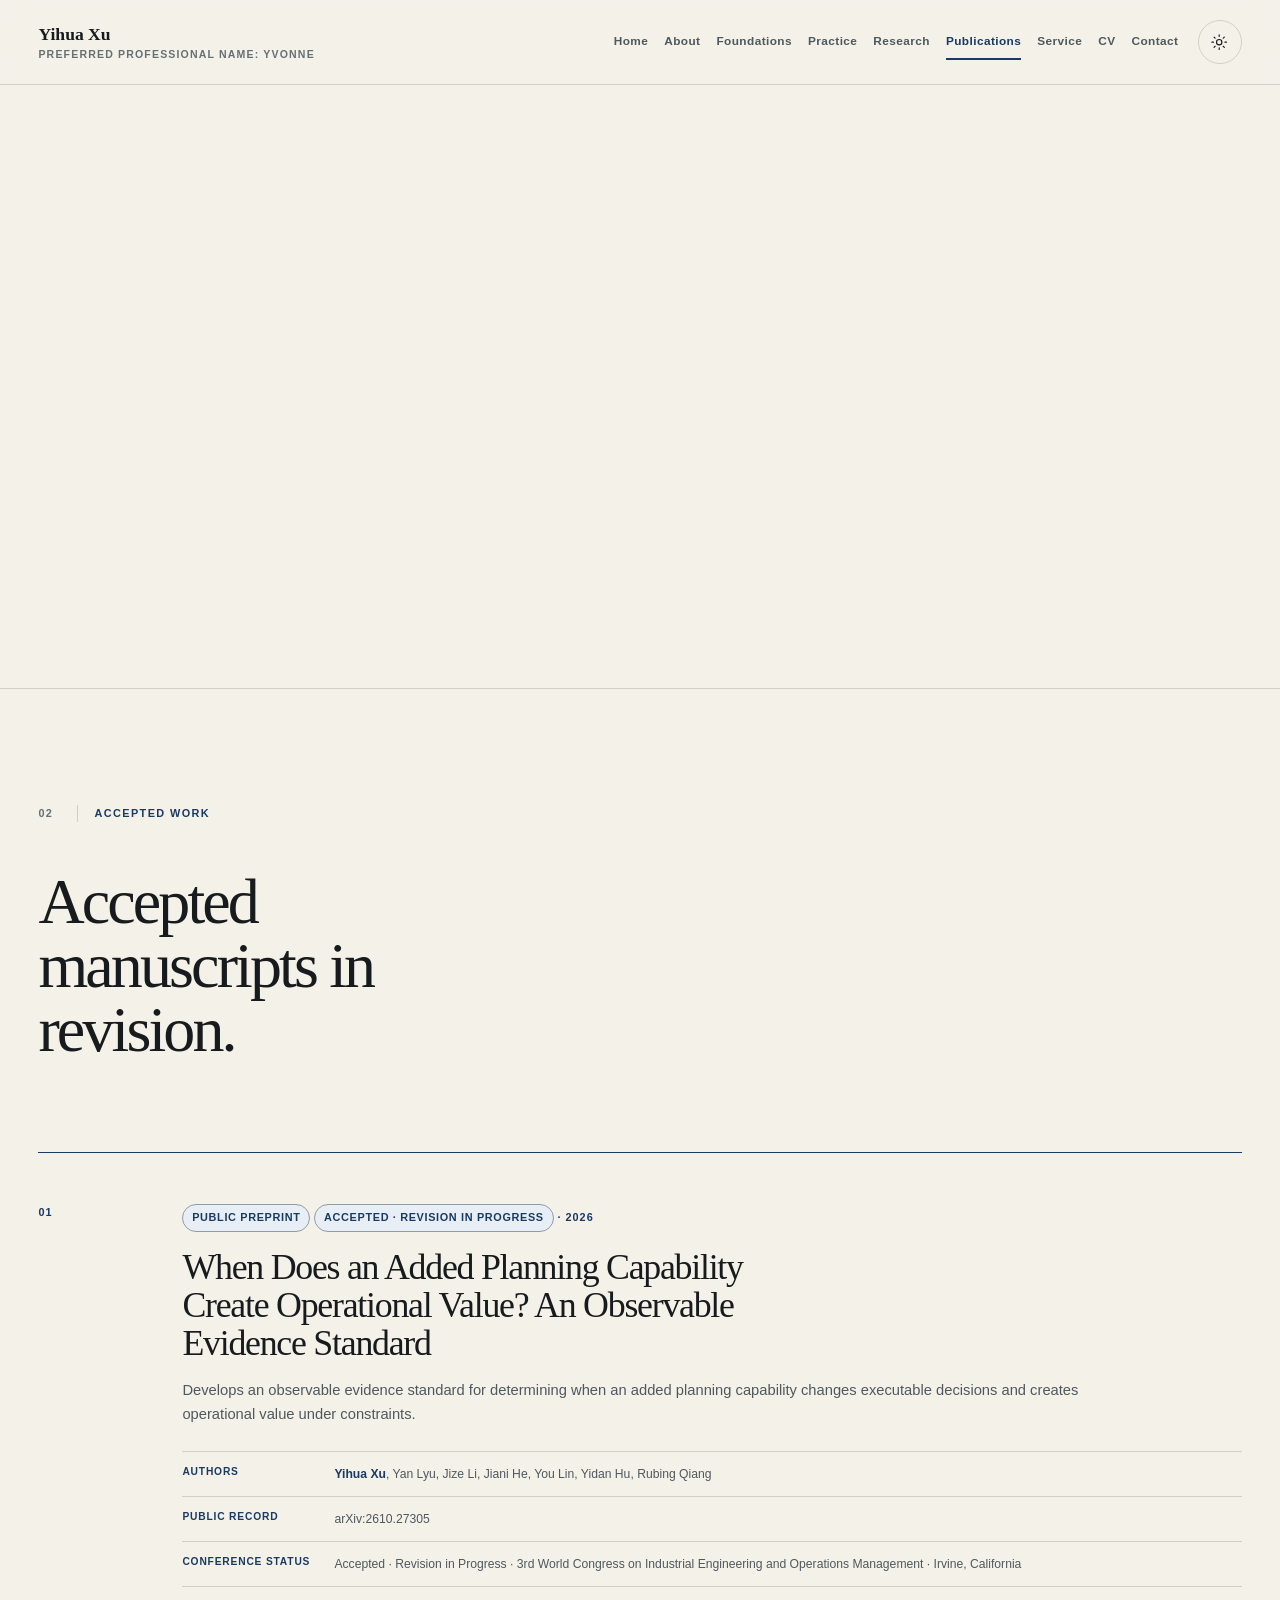
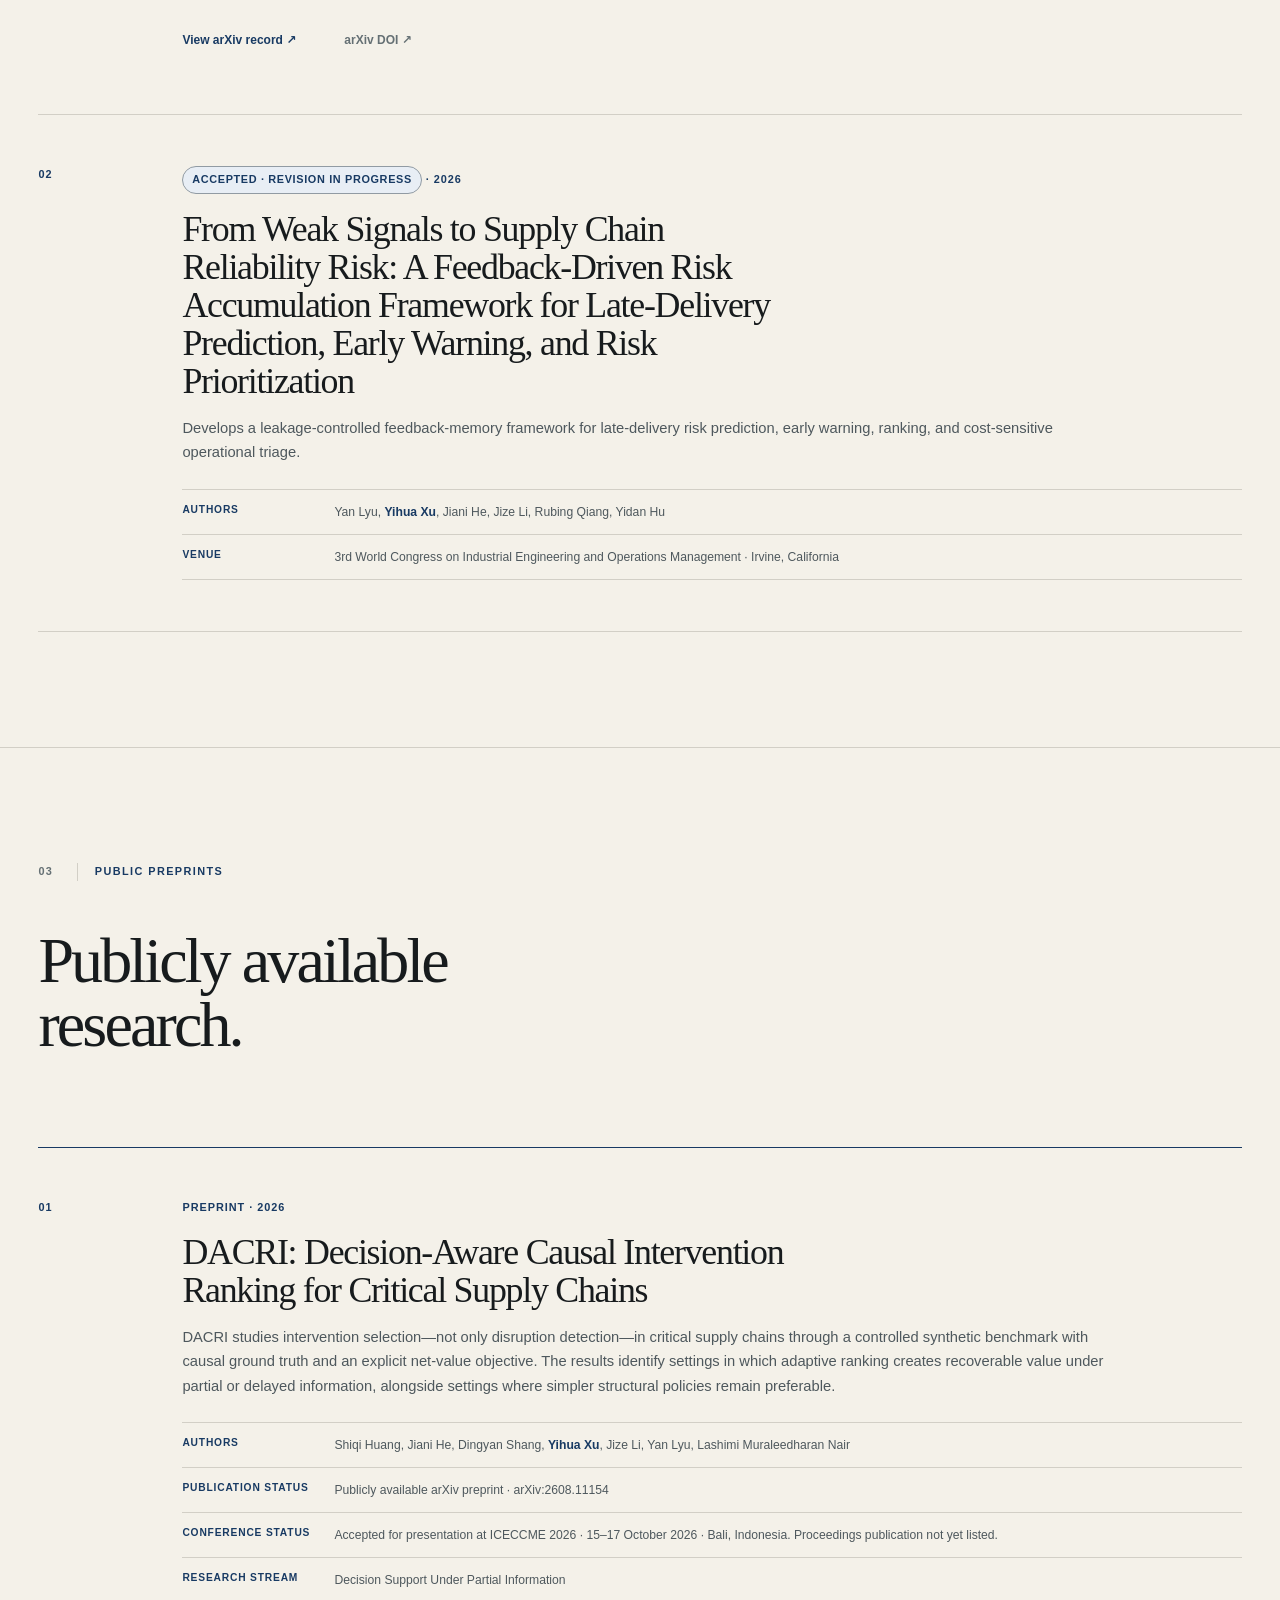
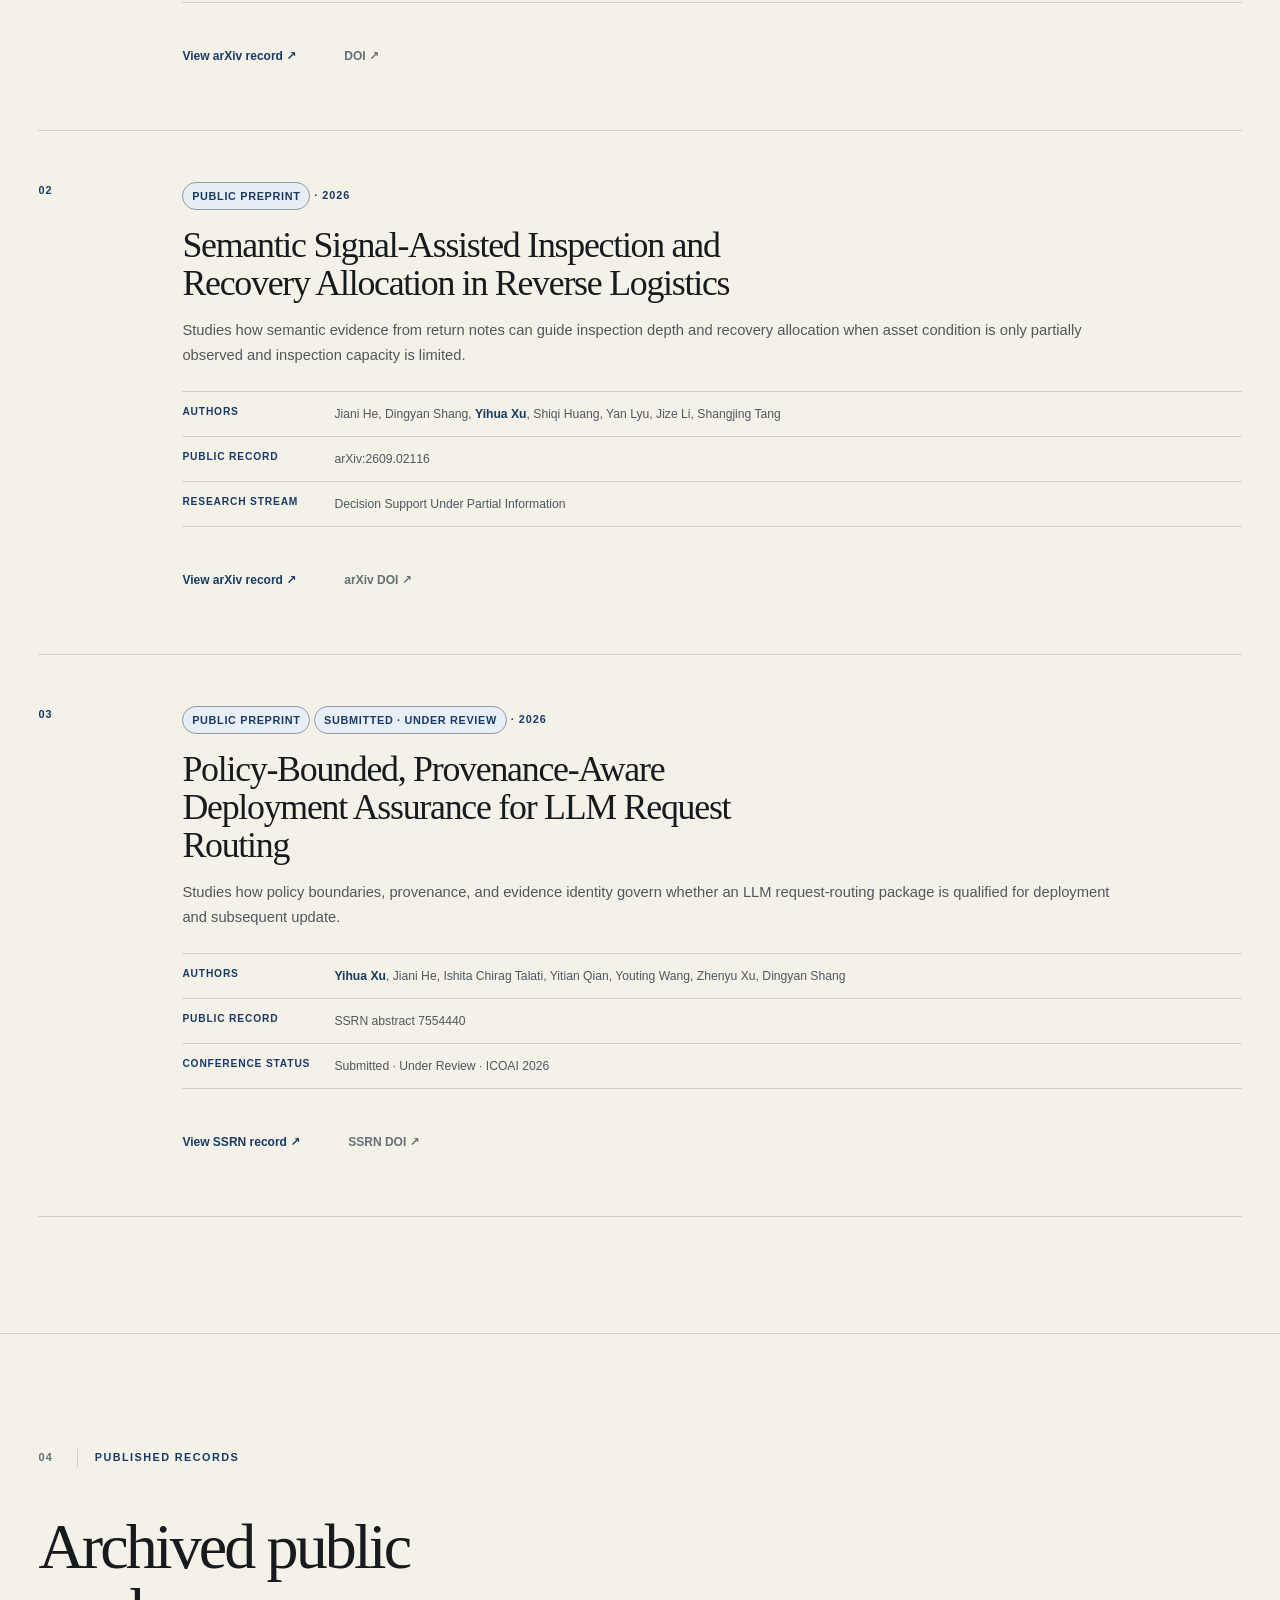
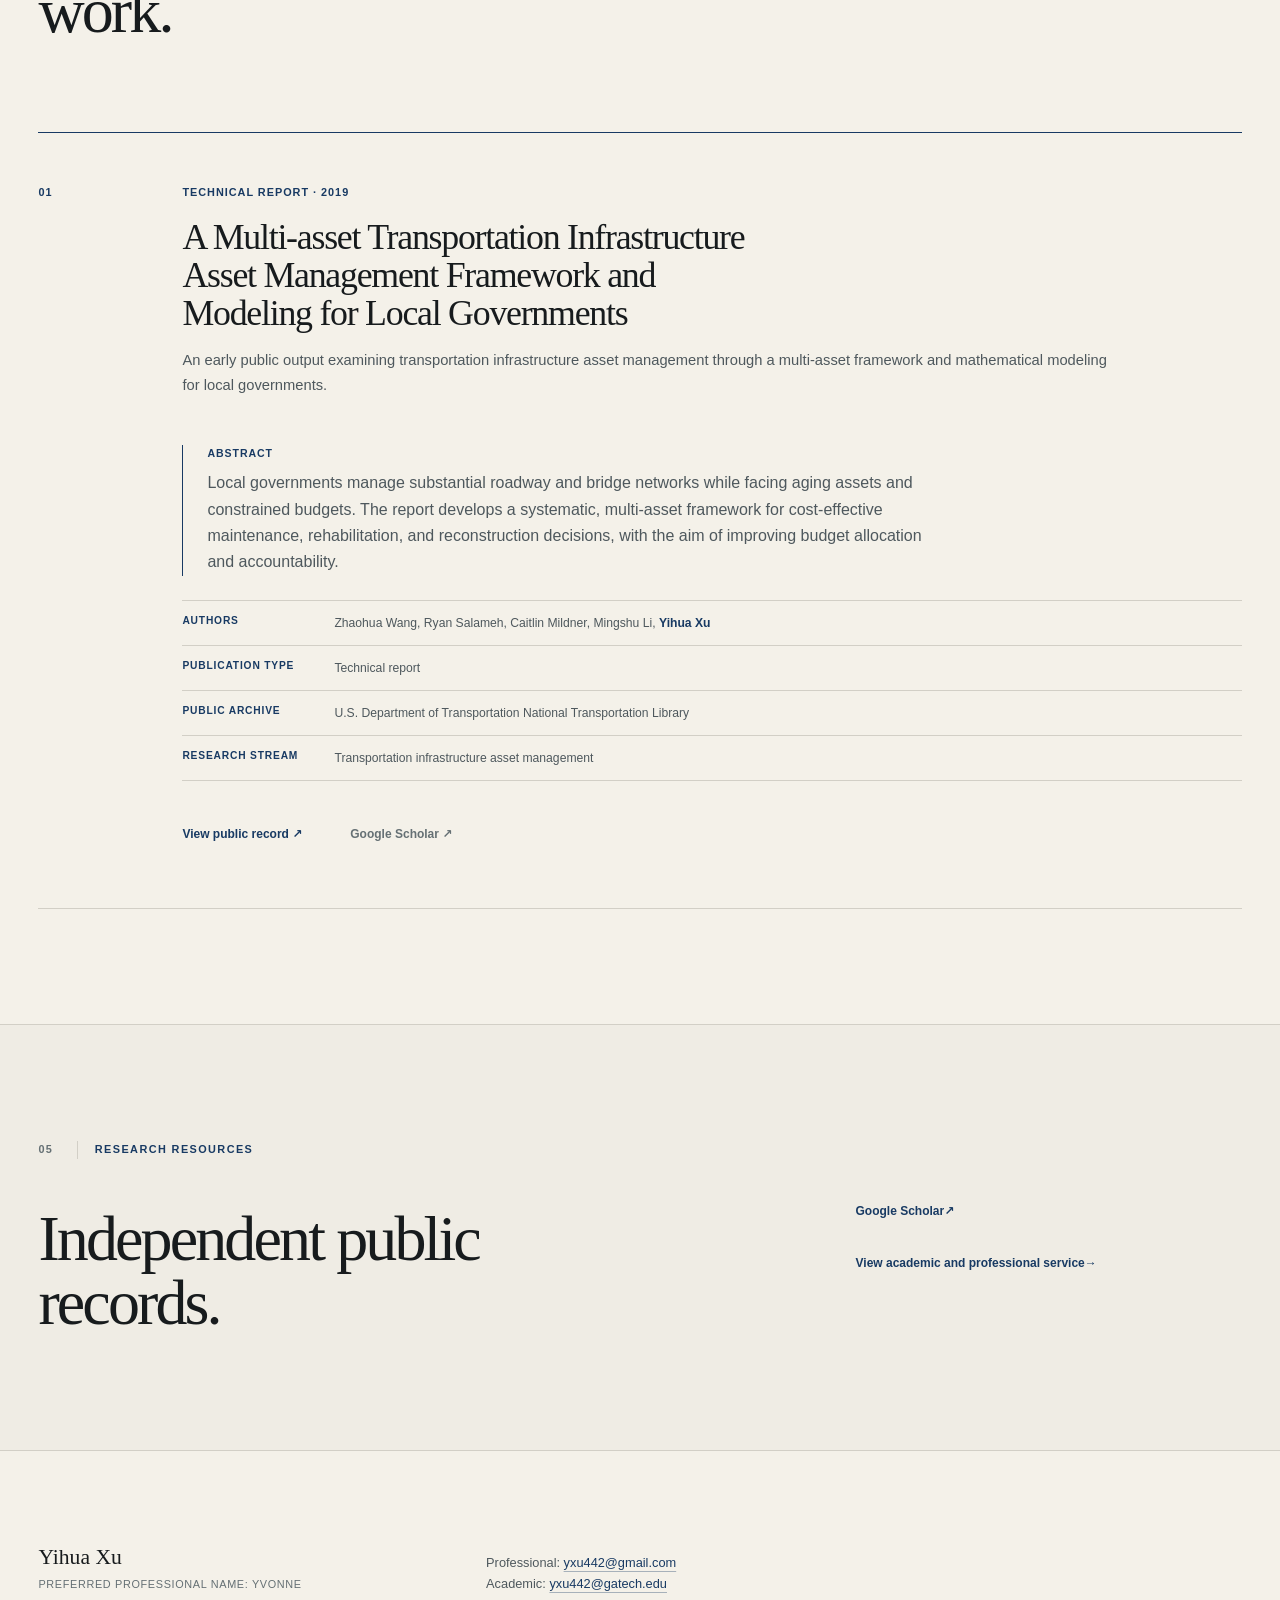
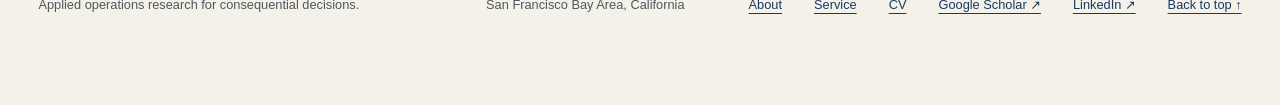
<file: publications.html>
<!doctype html>
<html lang="en">
  <head>
    <meta charset="utf-8">
    <meta name="viewport" content="width=device-width, initial-scale=1">
    <meta name="description" content="Verified public research outputs by Yihua Xu supporting a research program in operational decision systems and applied operations research.">
    <meta name="author" content="Yihua Xu">
    <meta name="color-scheme" content="light dark">
    <meta name="referrer" content="strict-origin-when-cross-origin">
    <meta name="theme-color" content="#f4f1e9" media="(prefers-color-scheme: light)">
    <meta name="theme-color" content="#151a1d" media="(prefers-color-scheme: dark)">
    <script>try { const theme = localStorage.getItem("site-theme"); if (theme === "light" || theme === "dark") document.documentElement.dataset.theme = theme; } catch {}</script>
    <link rel="icon" href="assets/images/favicon.svg" type="image/svg+xml">
    <link rel="apple-touch-icon" href="assets/images/apple-touch-icon.png">
    <meta property="og:type" content="website">
    <meta property="og:title" content="Publications | Yihua Xu">
    <meta property="og:description" content="Verified public research outputs supporting a research program in operational decision systems.">
    <meta name="twitter:card" content="summary">
    <meta name="twitter:title" content="Publications | Yihua Xu">
    <meta name="twitter:description" content="Verified public research outputs supporting a research program in operational decision systems.">
    <link rel="canonical" href="https://yvonnexu442.github.io/publications.html">
    <meta property="og:url" content="https://yvonnexu442.github.io/publications.html">
    <title>Publications | Yihua Xu</title>
    <link rel="stylesheet" href="assets/css/styles.css?v=31">
    <script src="assets/js/main.js?v=19" defer></script>
  </head>
  <body class="publications-page">
    <a class="skip-link" href="#main-content">Skip to main content</a>

    <header class="site-header">
      <div class="shell nav-layout">
        <a class="wordmark" href="index.html#home" aria-label="Return to homepage">
          <span class="wordmark-name">Yihua Xu</span>
          <span class="wordmark-field">Preferred professional name: Yvonne</span>
        </a>
        <p class="research-index" aria-label="Research focus">Operations Research <span aria-hidden="true">/</span> Decision Intelligence</p>
        <button class="nav-toggle" type="button" aria-expanded="false" aria-controls="primary-navigation"><span>Menu</span></button>
        <nav id="primary-navigation" class="primary-navigation" aria-label="Primary navigation">
          <a href="index.html#home">Home</a>
          <a href="about.html">About</a>
          <a href="foundations.html">Foundations</a>
          <a href="practice.html">Practice</a>
          <a href="research.html">Research</a>
          <a class="is-current" href="publications.html" aria-current="page">Publications</a>
          <a href="service.html">Service</a>
          <a href="cv.html">CV</a>
          <a href="#contact">Contact</a>
        </nav>
        <button class="theme-toggle" type="button" aria-pressed="false" aria-label="Switch to dark theme">
          <svg viewBox="0 0 24 24" aria-hidden="true">
            <circle cx="12" cy="12" r="3.5"></circle>
            <path d="M12 2.5v2M12 19.5v2M2.5 12h2M19.5 12h2M5.3 5.3l1.4 1.4M17.3 17.3l1.4 1.4M18.7 5.3l-1.4 1.4M6.7 17.3l-1.4 1.4"></path>
          </svg>
        </button>
      </div>
    </header>

    <main id="main-content">
      <section class="publication-hero" aria-labelledby="publications-title">
        <div class="shell publication-hero-grid">
          <div data-reveal>
            <p class="eyebrow"><span>01</span> Research outputs</p>
            <h1 id="publications-title">Public evidence for the research program.</h1>
          </div>
          <p data-reveal>Public research outputs document the development of the Operational Decision Systems program. This page separates verified records from work that is not yet publicly available, while the Research page remains focused on questions and methods.</p>
        </div>
      </section>

      <section class="publication-section" aria-labelledby="accepted-title">
        <div class="shell">
          <header class="publication-section-header">
            <p class="eyebrow"><span>02</span> Accepted work</p>
            <h2 id="accepted-title">Accepted manuscripts in revision.</h2>
          </header>
          <div class="publication-list">
            <article id="planning-capability-operational-value-2026" class="publication-card publication-card-compact">
              <p class="publication-card-index">01</p>
              <div class="publication-card-body">
                <p class="publication-type"><span class="status-chip">Public Preprint</span> <span class="status-chip">Accepted · Revision in Progress</span> · 2026</p>
                <h3>When Does an Added Planning Capability Create Operational Value? An Observable Evidence Standard</h3>
                <p class="publication-summary">Develops an observable evidence standard for determining when an added planning capability changes executable decisions and creates operational value under constraints.</p>
                <dl class="publication-card-metadata"><div><dt>Authors</dt><dd><strong>Yihua Xu</strong>, Yan Lyu, Jize Li, Jiani He, You Lin, Yidan Hu, Rubing Qiang</dd></div><div><dt>Public record</dt><dd>arXiv:2610.27305</dd></div><div><dt>Conference status</dt><dd>Accepted · Revision in Progress · 3rd World Congress on Industrial Engineering and Operations Management · Irvine, California</dd></div></dl>
                <div class="publication-card-links"><a href="https://arxiv.org/abs/2610.27305" target="_blank" rel="noopener noreferrer">View arXiv record ↗</a><a class="publication-link-secondary" href="https://doi.org/10.48550/arXiv.2610.27305" target="_blank" rel="noopener noreferrer">arXiv DOI ↗</a></div>
              </div>
            </article>
            <article class="publication-card publication-card-compact">
              <p class="publication-card-index">02</p>
              <div class="publication-card-body">
                <p class="publication-type"><span class="status-chip">Accepted · Revision in Progress</span> · 2026</p>
                <h3>From Weak Signals to Supply Chain Reliability Risk: A Feedback-Driven Risk Accumulation Framework for Late-Delivery Prediction, Early Warning, and Risk Prioritization</h3>
                <p class="publication-summary">Develops a leakage-controlled feedback-memory framework for late-delivery risk prediction, early warning, ranking, and cost-sensitive operational triage.</p>
                <dl class="publication-card-metadata"><div><dt>Authors</dt><dd>Yan Lyu, <strong>Yihua Xu</strong>, Jiani He, Jize Li, Rubing Qiang, Yidan Hu</dd></div><div><dt>Venue</dt><dd>3rd World Congress on Industrial Engineering and Operations Management · Irvine, California</dd></div></dl>
              </div>
            </article>
          </div>
        </div>
      </section>

      <section class="publication-section" aria-labelledby="preprints-title">
        <div class="shell">
          <header class="publication-section-header"><p class="eyebrow"><span>03</span> Public preprints</p><h2 id="preprints-title">Publicly available research.</h2></header>
          <div id="publication-list" class="publication-list" aria-live="polite">
            <article id="dacri-2026" class="publication-card publication-card-compact">
              <p class="publication-card-index">01</p>
              <div class="publication-card-body">
                <p class="publication-type">Preprint · 2026</p>
                <h3>DACRI: Decision-Aware Causal Intervention Ranking for Critical Supply Chains</h3>
                <p class="publication-summary">DACRI studies intervention selection—not only disruption detection—in critical supply chains through a controlled synthetic benchmark with causal ground truth and an explicit net-value objective. The results identify settings in which adaptive ranking creates recoverable value under partial or delayed information, alongside settings where simpler structural policies remain preferable.</p>
                <dl class="publication-card-metadata">
                  <div><dt>Authors</dt><dd>Shiqi Huang, Jiani He, Dingyan Shang, <strong>Yihua Xu</strong>, Jize Li, Yan Lyu, Lashimi Muraleedharan Nair</dd></div>
                  <div><dt>Publication status</dt><dd>Publicly available arXiv preprint · arXiv:2608.11154</dd></div>
                  <div><dt>Conference status</dt><dd>Accepted for presentation at ICECCME 2026 · 15–17 October 2026 · Bali, Indonesia. Proceedings publication not yet listed.</dd></div>
                  <div><dt>Research stream</dt><dd>Decision Support Under Partial Information</dd></div>
                </dl>
                <div class="publication-card-links">
                  <a href="https://arxiv.org/abs/2608.11154" target="_blank" rel="noopener noreferrer">View arXiv record ↗</a>
                  <a class="publication-link-secondary" href="https://doi.org/10.48550/arXiv.2608.11154" target="_blank" rel="noopener noreferrer">DOI ↗</a>
                </div>
              </div>
            </article>
            <article id="semantic-signal-reverse-logistics-2026" class="publication-card publication-card-compact">
              <p class="publication-card-index">02</p>
              <div class="publication-card-body">
                <p class="publication-type"><span class="status-chip">Public Preprint</span> · 2026</p>
                <h3>Semantic Signal-Assisted Inspection and Recovery Allocation in Reverse Logistics</h3>
                <p class="publication-summary">Studies how semantic evidence from return notes can guide inspection depth and recovery allocation when asset condition is only partially observed and inspection capacity is limited.</p>
                <dl class="publication-card-metadata"><div><dt>Authors</dt><dd>Jiani He, Dingyan Shang, <strong>Yihua Xu</strong>, Shiqi Huang, Yan Lyu, Jize Li, Shangjing Tang</dd></div><div><dt>Public record</dt><dd>arXiv:2609.02116</dd></div><div><dt>Research stream</dt><dd>Decision Support Under Partial Information</dd></div></dl>
                <div class="publication-card-links"><a href="https://arxiv.org/abs/2609.02116" target="_blank" rel="noopener noreferrer">View arXiv record ↗</a><a class="publication-link-secondary" href="https://doi.org/10.48550/arXiv.2609.02116" target="_blank" rel="noopener noreferrer">arXiv DOI ↗</a></div>
              </div>
            </article>
            <article id="policy-bounded-provenance-aware-routing-2026" class="publication-card publication-card-compact">
              <p class="publication-card-index">03</p>
              <div class="publication-card-body">
                <p class="publication-type"><span class="status-chip">Public Preprint</span> <span class="status-chip">Submitted · Under Review</span> · 2026</p>
                <h3>Policy-Bounded, Provenance-Aware Deployment Assurance for LLM Request Routing</h3>
                <p class="publication-summary">Studies how policy boundaries, provenance, and evidence identity govern whether an LLM request-routing package is qualified for deployment and subsequent update.</p>
                <dl class="publication-card-metadata"><div><dt>Authors</dt><dd><strong>Yihua Xu</strong>, Jiani He, Ishita Chirag Talati, Yitian Qian, Youting Wang, Zhenyu Xu, Dingyan Shang</dd></div><div><dt>Public record</dt><dd>SSRN abstract 7554440</dd></div><div><dt>Conference status</dt><dd>Submitted · Under Review · ICOAI 2026</dd></div></dl>
                <div class="publication-card-links"><a href="https://papers.ssrn.com/sol3/papers.cfm?abstract_id=7554440" target="_blank" rel="noopener noreferrer">View SSRN record ↗</a><a class="publication-link-secondary" href="https://doi.org/10.2139/ssrn.7554440" target="_blank" rel="noopener noreferrer">SSRN DOI ↗</a></div>
              </div>
            </article>
          </div>
        </div>
      </section>

      <section class="publication-section" aria-labelledby="published-title">
        <div class="shell">
          <header class="publication-section-header"><p class="eyebrow"><span>04</span> Published records</p><h2 id="published-title">Archived public work.</h2></header>
          <div class="publication-list">
            <article id="transportation-infrastructure-asset-management-2019" class="publication-card publication-card-compact">
              <p class="publication-card-index">01</p>
              <div class="publication-card-body">
                <p class="publication-type">Technical report · 2019</p>
                <h3>A Multi-asset Transportation Infrastructure Asset Management Framework and Modeling for Local Governments</h3>
                <p class="publication-summary">An early public output examining transportation infrastructure asset management through a multi-asset framework and mathematical modeling for local governments.</p>
                <section class="publication-abstract" aria-labelledby="transportation-abstract-title">
                  <h4 id="transportation-abstract-title">Abstract</h4>
                  <p>Local governments manage substantial roadway and bridge networks while facing aging assets and constrained budgets. The report develops a systematic, multi-asset framework for cost-effective maintenance, rehabilitation, and reconstruction decisions, with the aim of improving budget allocation and accountability.</p>
                </section>
                <dl class="publication-card-metadata">
                  <div><dt>Authors</dt><dd>Zhaohua Wang, Ryan Salameh, Caitlin Mildner, Mingshu Li, <strong>Yihua Xu</strong></dd></div>
                  <div><dt>Publication type</dt><dd>Technical report</dd></div>
                  <div><dt>Public archive</dt><dd>U.S. Department of Transportation National Transportation Library</dd></div>
                  <div><dt>Research stream</dt><dd>Transportation infrastructure asset management</dd></div>
                </dl>
                <div class="publication-card-links">
                  <a href="https://rosap.ntl.bts.gov/view/dot/65589" target="_blank" rel="noopener noreferrer">View public record ↗</a>
                  <a class="publication-link-secondary" href="https://scholar.google.com/citations?user=W_mWZJcAAAAJ&amp;hl=en" target="_blank" rel="noopener noreferrer">Google Scholar ↗</a>
                </div>
              </div>
            </article>
          </div>
        </div>
      </section>

      <section class="publication-section publication-resources" aria-labelledby="resources-title">
        <div class="shell publication-resources-grid">
          <header>
            <p class="eyebrow"><span>05</span> Research resources</p>
            <h2 id="resources-title">Independent public records.</h2>
          </header>
          <div class="publication-resource-links">
            <a href="https://scholar.google.com/citations?user=W_mWZJcAAAAJ&amp;hl=en" target="_blank" rel="noopener noreferrer" aria-label="Google Scholar profile (opens in a new tab)">Google Scholar <span aria-hidden="true">↗</span></a>
            <a href="service.html">View academic and professional service <span aria-hidden="true">→</span></a>
          </div>
        </div>
      </section>
    </main>

    <footer id="contact" class="site-footer">
      <div class="shell footer-grid">
        <div><p class="footer-title">Yihua Xu</p><p class="footer-preferred-name">Preferred professional name: Yvonne</p><p>Applied operations research for consequential decisions.</p></div>
        <p class="footer-contact-note">Professional: <a href="mailto:yxu442@gmail.com">yxu442@gmail.com</a><br>Academic: <a href="mailto:yxu442@gatech.edu">yxu442@gatech.edu</a><br>San Francisco Bay Area, California</p>
        <nav class="footer-links" aria-label="Profile and page links">
          <a href="about.html">About</a>
          <a href="service.html">Service</a>
          <a href="cv.html">CV</a>
          <a href="https://scholar.google.com/citations?user=W_mWZJcAAAAJ&amp;hl=en" target="_blank" rel="noopener noreferrer" aria-label="Google Scholar profile (opens in a new tab)">Google Scholar <span aria-hidden="true">↗</span></a>
          <a href="https://www.linkedin.com/in/yihua-yvonne-xu/" target="_blank" rel="noopener noreferrer" aria-label="LinkedIn profile (opens in a new tab)">LinkedIn <span aria-hidden="true">↗</span></a><a href="#main-content">Back to top <span aria-hidden="true">↑</span></a>
        </nav>
      </div>
    </footer>
  </body>
</html>
</file>
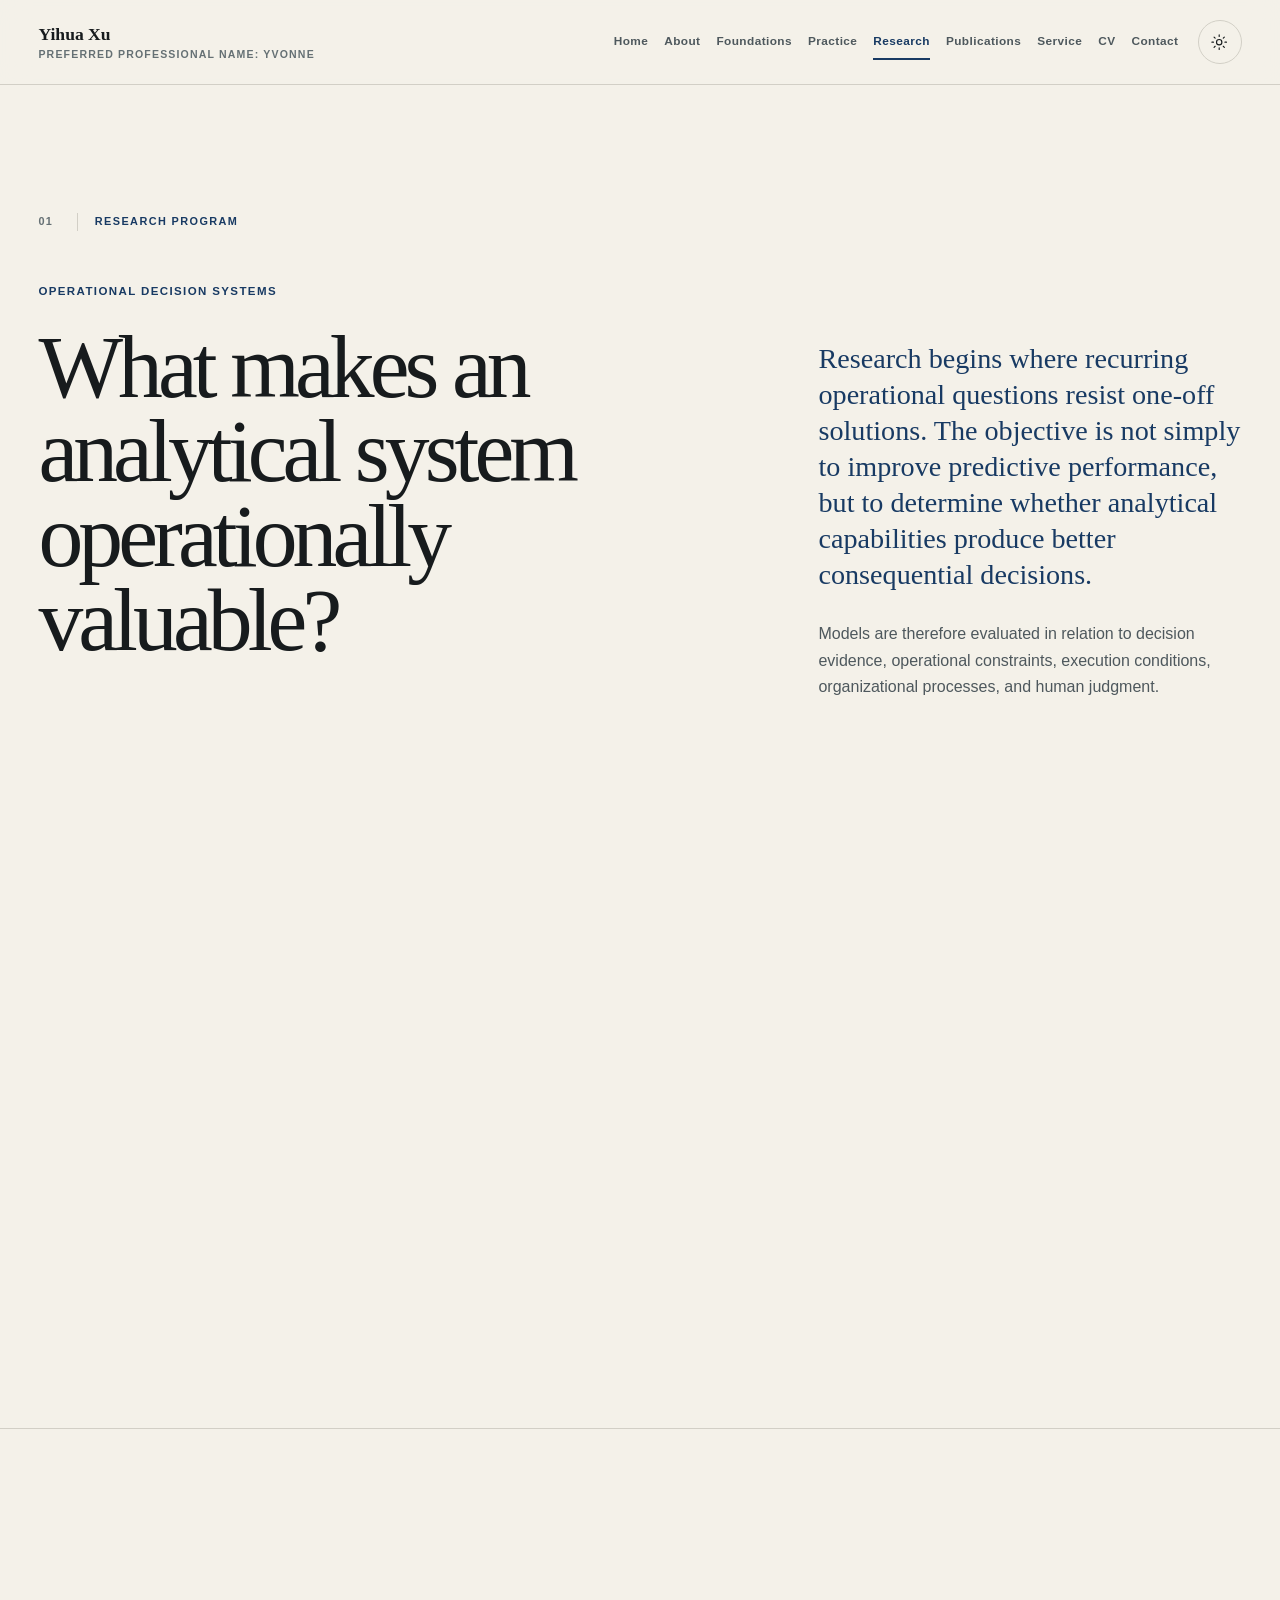
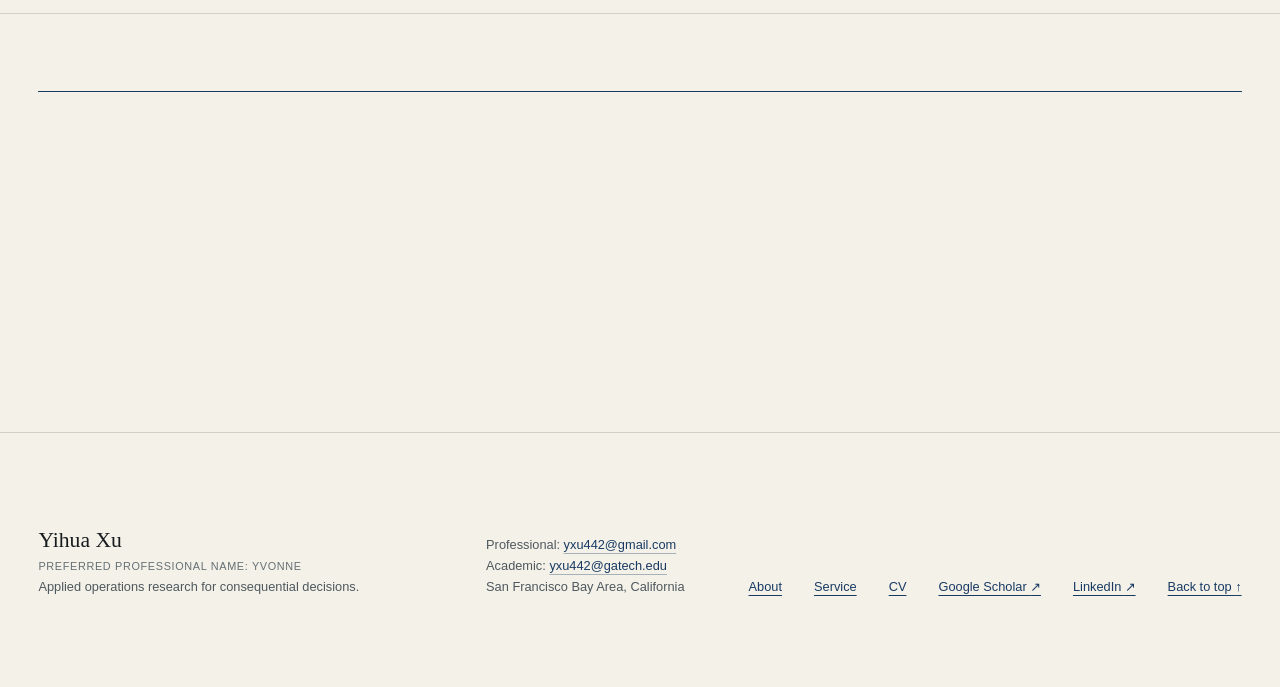
<file: research.html>
<!doctype html>
<html lang="en">
  <head>
    <meta charset="utf-8">
    <meta name="viewport" content="width=device-width, initial-scale=1">
    <meta name="description" content="Yihua Xu's research direction in operational decision systems, applied operations research, supply-chain planning, and operational AI.">
    <meta name="author" content="Yihua Xu">
    <meta name="color-scheme" content="light dark">
    <meta name="referrer" content="strict-origin-when-cross-origin">
    <meta name="theme-color" content="#f4f1e9" media="(prefers-color-scheme: light)">
    <meta name="theme-color" content="#151a1d" media="(prefers-color-scheme: dark)">
    <script>try { const theme = localStorage.getItem("site-theme"); if (theme === "light" || theme === "dark") document.documentElement.dataset.theme = theme; } catch {}</script>
    <link rel="icon" href="assets/images/favicon.svg" type="image/svg+xml">
    <link rel="apple-touch-icon" href="assets/images/apple-touch-icon.png">
    <meta property="og:type" content="website">
    <meta property="og:title" content="Research | Yihua Xu">
    <meta property="og:description" content="Research in operational decision systems, applied operations research, supply-chain planning, and operational AI.">
    <meta name="twitter:card" content="summary">
    <meta name="twitter:title" content="Research | Yihua Xu">
    <meta name="twitter:description" content="Research in operational decision systems, applied operations research, supply-chain planning, and operational AI.">
    <link rel="canonical" href="https://yvonnexu442.github.io/research.html">
    <meta property="og:url" content="https://yvonnexu442.github.io/research.html">
    <title>Research | Yihua Xu</title>
    <link rel="stylesheet" href="assets/css/styles.css?v=31">
    <script src="assets/js/main.js?v=19" defer></script>
  </head>
  <body class="research-page">
    <a class="skip-link" href="#main-content">Skip to main content</a>
    <header class="site-header">
      <div class="shell nav-layout">
        <a class="wordmark" href="index.html#home" aria-label="Return to homepage">
          <span class="wordmark-name">Yihua Xu</span>
          <span class="wordmark-field">Preferred professional name: Yvonne</span>
        </a>
        <p class="research-index" aria-label="Research focus">Operations Research <span aria-hidden="true">/</span> Decision Intelligence</p>
        <button class="nav-toggle" type="button" aria-expanded="false" aria-controls="primary-navigation"><span>Menu</span></button>
        <nav id="primary-navigation" class="primary-navigation" aria-label="Primary navigation">
          <a href="index.html#home">Home</a>
          <a href="about.html">About</a>
          <a href="foundations.html">Foundations</a>
          <a href="practice.html">Practice</a>
          <a class="is-current" href="research.html" aria-current="page">Research</a>
          <a href="publications.html">Publications</a>
          <a href="service.html">Service</a>
          <a href="cv.html">CV</a>
          <a href="#contact">Contact</a>
        </nav>
        <button class="theme-toggle" type="button" aria-pressed="false" aria-label="Switch to dark theme">
          <svg viewBox="0 0 24 24" aria-hidden="true">
            <circle cx="12" cy="12" r="3.5"></circle>
            <path d="M12 2.5v2M12 19.5v2M2.5 12h2M19.5 12h2M5.3 5.3l1.4 1.4M17.3 17.3l1.4 1.4M18.7 5.3l-1.4 1.4M6.7 17.3l-1.4 1.4"></path>
          </svg>
        </button>
      </div>
    </header>

    <main id="main-content">
      <section class="program-hero" aria-labelledby="research-title">
        <div class="shell program-hero-grid">
          <div data-reveal>
            <p class="eyebrow"><span>01</span> Research program</p>
            <p class="program-name">Operational Decision Systems</p>
            <h1 id="research-title">What makes an analytical system operationally valuable?</h1>
          </div>
          <div class="program-thesis" data-reveal>
            <p>Research begins where recurring operational questions resist one-off solutions. The objective is not simply to improve predictive performance, but to determine whether analytical capabilities produce better consequential decisions.</p>
            <p>Models are therefore evaluated in relation to decision evidence, operational constraints, execution conditions, organizational processes, and human judgment.</p>
          </div>
        </div>

        <figure class="shell program-map" aria-labelledby="program-map-title" data-information-figure data-reveal>
          <figcaption id="program-map-title">One program, three connected questions</figcaption>
          <div class="program-streams">
            <article>
              <span>Question 01</span>
              <p>When does an analytical capability create operational value?</p>
              <small>Planning Decisions &amp; Operational Value</small>
            </article>
            <article>
              <span>Question 02</span>
              <p>What evidence makes an AI-enabled operational decision trustworthy and deployable?</p>
              <small>Decision Evidence, Traceability &amp; Deployability</small>
            </article>
            <article>
              <span>Question 03</span>
              <p>How should partial information and uncertainty change operational action?</p>
              <small>Decision Support Under Partial Information</small>
            </article>
          </div>
          <div class="program-convergence">
            <p>Operational</p>
            <strong>Decision Systems</strong>
            <p class="program-definition">Models evaluated in relation to execution, evidence, and operational action.</p>
          </div>
        </figure>
      </section>

      <section class="program-section question-origin" aria-labelledby="origin-title">
        <div class="shell program-split">
          <header data-reveal>
            <p class="eyebrow"><span>02</span> Origins of the program</p>
            <h2 id="origin-title">Where recurring operational problems became research questions.</h2>
          </header>
          <div class="origin-reading" data-reveal>
            <p>The program developed gradually through repeated encounters with operational systems.</p>
            <p>Engineering provided a language for constraints, tradeoffs, and interconnected decisions. Analytics expanded the methods available for making those relationships more legible. Operational practice then revealed a persistent gap: analytical performance alone does not determine whether a decision can be executed, reviewed, or sustained.</p>
            <dl>
              <div><dt>Engineering</dt><dd>Systems, constraints, and tradeoffs.</dd></div>
              <div><dt>Analytics</dt><dd>Methods for uncertainty and choice.</dd></div>
              <div><dt>Operational practice</dt><dd>Execution, reviewability, and sustained use.</dd></div>
              <div><dt>Research</dt><dd>Questions examined beyond one setting.</dd></div>
            </dl>
            <a class="origin-practice-link" href="practice.html">See how recurring operational tensions shaped these questions <span aria-hidden="true">→</span></a>
          </div>
        </div>
      </section>

      <section class="program-section intellectual-journey" aria-labelledby="journey-title">
        <div class="shell">
          <header class="program-section-header" data-reveal>
            <p class="eyebrow"><span>03</span> Research journey</p>
            <h2 id="journey-title">From infrastructure research to operational decision systems.</h2>
          </header>
          <ol class="milestone-questions" data-information-figure data-reveal>
            <li><span>01</span><p class="milestone-label">Early Applied Research</p><h3>Transportation infrastructure asset management introduced research as a way to study public-sector operational decisions.</h3><p>Mathematical modeling and asset-management frameworks connected analysis to maintenance, resource allocation, and infrastructure planning.</p></li>
            <li><span>02</span><p class="milestone-label">Graduate Analytical Expansion</p><h3>Graduate study expanded the methodological toolkit and strengthened the connection among models, organizational context, and implementation.</h3></li>
            <li><span>03</span><p class="milestone-label">Operational Questions in Practice</p><h3>Professional practice repeatedly exposed the gap between analytical performance and executable, reviewable, and sustainable operational decisions.</h3></li>
            <li><span>04</span><p class="milestone-label">Operational Decision Systems</p><h3>Current work unifies questions of operational value, trustworthy decision evidence, deployability, and action under partial information into one long-term research program.</h3></li>
          </ol>
        </div>
      </section>

      <section class="program-section stream-section" aria-labelledby="streams-title">
        <div class="shell">
          <header class="program-section-header stream-introduction" data-reveal>
            <p class="eyebrow"><span>04</span> Research streams</p>
            <h2 id="streams-title">Three connected research questions.</h2>
            <p>Three consistently defined streams examine value, trustworthy decision evidence, and operational action under partial information.</p>
          </header>

          <div class="question-ledger">
            <article class="research-question" data-reveal>
              <header>
                <p class="question-index">Question 01</p>
                <h3>When does an analytical capability create operational value?</h3>
              </header>
              <div class="question-evidence">
                <dl>
                  <div><dt>Stream</dt><dd>Planning Decisions &amp; Operational Value</dd></div>
                  <div><dt>Motivation</dt><dd>Model-level improvement does not necessarily produce a better executed decision. Operational value depends on the scope a capability can support, the changes it produces in planning, and the burden it places on real operating systems.</dd></div>
                  <div><dt>Representative problems</dt><dd>Forecast-to-plan translation · Planning capability attribution · Executed-plan change · Planning stability · Inventory and capacity constraints</dd></div>
                </dl>
                <div class="representative-research">
                  <p>Representative research</p>
                  <ul><li>Capability-Level Operational Value in AI Planning</li><li>Planning Under Capacity and Stability Constraints</li><li>Semiconductor Supply-Chain Decision Systems</li></ul>
                </div>
              </div>
            </article>

            <article class="research-question" data-reveal>
              <header>
                <p class="question-index">Question 02</p>
                <h3>What evidence makes an AI-enabled operational decision trustworthy and deployable?</h3>
              </header>
              <div class="question-evidence">
                <dl>
                  <div><dt>Stream</dt><dd>Decision Evidence, Traceability &amp; Deployability</dd></div>
                  <div><dt>Motivation</dt><dd>An operational decision cannot be trusted merely because a model produced it. Decision-time evidence must be valid, traceable, reviewable, and sufficient for the context in which the decision will be deployed.</dd></div>
                  <div><dt>Representative problems</dt><dd>Decision-time evidence · Temporal validity · Provenance and decision lineage · Deployment gates · Workflow reviewability · Lifecycle controls</dd></div>
                </dl>
                <div class="representative-research">
                  <p>Representative research</p>
                  <ul><li>Decision-Ready Trace Construction</li><li>Evidence Gates for AI Deployability</li><li>Traceability and Governance in Operational AI</li></ul>
                </div>
              </div>
            </article>

            <article class="research-question" data-reveal>
              <header>
                <p class="question-index">Question 03</p>
                <h3>How should partial information and uncertainty change operational action?</h3>
              </header>
              <div class="question-evidence">
                <dl>
                  <div><dt>Stream</dt><dd>Decision Support Under Partial Information</dd></div>
                  <div><dt>Motivation</dt><dd>Incomplete, uncertain, and unstructured information should change which actions are taken, where additional evidence is acquired, and how limited resources are allocated.</dd></div>
                  <div><dt>Representative problems</dt><dd>Semantic signals · Condition uncertainty · Inspection targeting · Reverse logistics · Selective information acquisition · Human oversight</dd></div>
                </dl>
                <div class="representative-research">
                  <p>Representative research</p>
                  <ul><li class="research-public-item"><a href="https://arxiv.org/abs/2608.11154" target="_blank" rel="noopener noreferrer">DACRI: Decision-Aware Causal Intervention Ranking for Critical Supply Chains <small>Public preprint available ↗</small></a></li><li class="research-public-item"><a href="https://arxiv.org/abs/2609.02116" target="_blank" rel="noopener noreferrer">Semantic Signal-Assisted Inspection and Recovery Allocation in Reverse Logistics <small>Public preprint available ↗</small></a></li><li>Confidence-Aware Inspection Allocation</li><li>Resource Recovery Under Uncertainty</li></ul>
                </div>
              </div>
            </article>
          </div>
        </div>
      </section>

      <section id="active-research" class="program-section active-research" aria-labelledby="active-research-title">
        <div class="shell">
          <header class="program-section-header active-research-header" data-reveal>
            <p class="eyebrow"><span>05</span> Selected active research</p>
            <h2 id="active-research-title">Current questions moving through the research pipeline.</h2>
            <p>Status is shown conservatively and changes only when the underlying scholarly record changes.</p>
          </header>

          <figure class="research-system-map" data-reveal aria-labelledby="system-map-caption">
            <svg viewBox="0 0 960 190" role="img" aria-labelledby="system-map-title system-map-desc">
              <title id="system-map-title">Operational decision research system</title>
              <desc id="system-map-desc">A sequence from operational signals through evidence and uncertainty to a decision rule and operational action.</desc>
              <path class="system-map-path" d="M105 95H855" />
              <path class="system-map-progress" d="M105 95C250 95 270 55 405 95S570 135 695 95 790 70 855 95" />
              <g><circle cx="105" cy="95" r="9"/><text x="105" y="45">Signals</text></g>
              <g><circle cx="292" cy="82" r="9"/><text x="292" y="145">Evidence</text></g>
              <g><circle cx="480" cy="105" r="9"/><text x="480" y="45">Uncertainty</text></g>
              <g><circle cx="668" cy="96" r="9"/><text x="668" y="145">Decision rule</text></g>
              <g><circle cx="855" cy="95" r="9"/><text x="855" y="45">Operational action</text></g>
            </svg>
            <figcaption id="system-map-caption">Across the portfolio, analytical evidence is carried forward to the decision rather than treated as an endpoint.</figcaption>
          </figure>

          <div class="active-research-list">
            <article class="active-record" data-reveal>
              <div class="active-record-meta"><span class="status-chip">Accepted · Revision in Progress</span><span>Lead author</span><span>IEOM Irvine 2026</span></div>
              <h3>When Does an Added Planning Capability Create Operational Value? An Observable Evidence Standard</h3>
              <p>What observable evidence shows that an added analytical capability changes executable plans and creates value under operational constraints?</p>
              <p class="author-line"><strong>Yihua Xu</strong>, Yan Lyu, Jize Li, Jiani He, You Lin, Yidan Hu, Rubing Qiang</p>
              <a class="active-record-link" href="https://arxiv.org/abs/2610.27305" target="_blank" rel="noopener noreferrer">Public preprint available ↗</a>
            </article>

            <article class="active-record active-record-visual" data-reveal>
              <div>
                <div class="active-record-meta"><span class="status-chip">Submitted · Under Review</span><span>Lead author</span><span>ICOAI 2026</span></div>
                <h3>Policy-Bounded, Provenance-Aware Deployment Assurance for LLM Request Routing</h3>
                <p>When is the evidence behind an LLM routing decision sufficiently valid, attributable, and policy-compliant for deployment?</p>
                <p class="author-line"><strong>Yihua Xu</strong>, Jiani He, Ishita Chirag Talati, Yitian Qian, Youting Wang, Zhenyu Xu, Dingyan Shang</p>
                <a class="active-record-link" href="https://papers.ssrn.com/sol3/papers.cfm?abstract_id=7554440" target="_blank" rel="noopener noreferrer">Public preprint available on SSRN ↗</a>
              </div>
              <svg class="record-diagram" viewBox="0 0 320 190" role="img" aria-label="Evidence qualification diagram">
                <path class="diagram-link" d="M38 95H282"/><circle cx="44" cy="95" r="8"/><circle cx="160" cy="95" r="8"/><circle cx="276" cy="95" r="8"/>
                <path class="diagram-gate" d="M128 48H192V142H128Z"/><path class="diagram-alert" d="M160 95V32"/>
                <text x="44" y="124">Request</text><text x="160" y="166">Evidence gate</text><text x="276" y="124">Route</text><text x="160" y="22">Policy</text>
              </svg>
            </article>

            <article class="active-record active-record-visual" data-reveal>
              <div>
                <div class="active-record-meta"><span class="status-chip">Manuscript in Preparation</span><span>Lead author</span><span>Target: NeurIPS 2026 ML×OR</span></div>
                <h3>When the Nearest Analog Is Not the Best Evidence: Cold-Start Replenishment under Analog Uncertainty</h3>
                <p>How should a replenishment decision preserve uncertainty when several historical analogs remain plausible and similarity alone is not enough?</p>
                <p class="author-line"><strong>Yihua Xu</strong>, Yan Lyu</p>
              </div>
              <svg class="record-diagram" viewBox="0 0 320 190" role="img" aria-label="Multiple analog evidence paths flowing into an inventory decision">
                <circle cx="46" cy="48" r="8"/><circle cx="46" cy="95" r="8"/><circle cx="46" cy="142" r="8"/>
                <path class="diagram-link" d="M54 48C120 48 112 82 162 95M54 95H162M54 142C120 142 112 108 162 95M170 95H276"/>
                <circle class="diagram-decision" cx="166" cy="95" r="12"/><path class="diagram-gate" d="M276 72V118M264 72H288M264 118H288"/>
                <text x="46" y="25">Plausible donors</text><text x="166" y="145">Evidence mix</text><text x="276" y="145">Stock decision</text>
              </svg>
            </article>

            <article class="active-record active-record-visual" data-reveal>
              <div>
                <div class="active-record-meta"><span class="status-chip">Accepted · Revision in Progress</span><span>Second author</span><span>IEOM Irvine 2026</span></div>
                <h3>From Weak Signals to Supply Chain Reliability Risk: A Feedback-Driven Risk Accumulation Framework for Late-Delivery Prediction, Early Warning, and Risk Prioritization</h3>
                <p>How can matured operational signals accumulate into a leakage-controlled risk record that supports early warning and exception triage?</p>
                <p class="author-line">Yan Lyu, <strong>Yihua Xu</strong>, Jiani He, Jize Li, Rubing Qiang, Yidan Hu</p>
              </div>
              <svg class="record-diagram" viewBox="0 0 320 190" role="img" aria-label="Weak operational signals accumulating toward an early-warning threshold">
                <path class="diagram-grid" d="M36 40H288M36 80H288M36 120H288M36 160H288"/>
                <path class="diagram-risk" d="M38 150C88 148 94 124 130 128S178 98 205 101 244 55 282 48"/>
                <path class="diagram-threshold" d="M36 67H288"/><circle cx="130" cy="128" r="6"/><circle cx="205" cy="101" r="6"/><circle cx="282" cy="48" r="8"/>
                <text x="288" y="58" text-anchor="end">Early-warning threshold</text><text x="38" y="181">Matured signals → accumulated risk</text>
              </svg>
            </article>
          </div>
        </div>
      </section>

      <section class="program-section research-approach" aria-labelledby="approach-title">
        <div class="shell">
          <header class="approach-header" data-reveal>
            <p class="eyebrow"><span>06</span> Research approach</p>
            <h2 id="approach-title">How recurring operational problems become researchable decision questions.</h2>
            <p>This is a research philosophy rather than a fixed methodology: the decision remains primary, while evidence and methods are shaped around what the operational setting requires.</p>
          </header>
          <ol class="approach-sequence" data-information-figure data-reveal>
            <li><span>01</span><h3>Recurring Operational Problem</h3><p>Research begins with decisions that practitioners repeatedly face.</p></li>
            <li><span>02</span><h3>Decision Boundary</h3><p>The decision, available actions, and operational constraints are defined before a model is selected.</p></li>
            <li><span>03</span><h3>Evidence Construction</h3><p>Evidence is organized around what was knowable at the moment the decision had to be made.</p></li>
            <li><span>04</span><h3>Method Selection</h3><p>Methods are chosen to answer the operational question rather than applied uniformly.</p></li>
            <li><span>05</span><h3>Validation</h3><p>Evaluation focuses on decision consequences, supported scope, and operational burden—not isolated metrics alone.</p></li>
            <li><span>06</span><h3>Decision-Relevant Conclusion</h3><p>The objective is evidence that can support better operational decisions under real constraints.</p></li>
          </ol>
        </div>
      </section>

      <section class="program-section research-outputs" aria-labelledby="outputs-title">
        <div class="shell research-output-bridge">
          <header data-reveal>
            <p class="eyebrow"><span>07</span> Research outputs</p>
            <h2 id="outputs-title">A growing public research record.</h2>
          </header>
          <div class="research-output-summary" data-reveal>
            <p>The public record now connects early transportation-infrastructure research with current work on decision-aware intervention ranking for critical supply chains.</p>
            <div class="output-marker">
              <span>Published research</span>
              <strong>Transportation Infrastructure Asset Management</strong>
              <small>Technical report · 2019</small>
            </div>
            <div class="output-actions">
              <a class="output-primary" href="publications.html">Explore publications <span aria-hidden="true">→</span></a>
              <a class="output-secondary" href="https://scholar.google.com/citations?user=W_mWZJcAAAAJ&amp;hl=en" target="_blank" rel="noopener noreferrer">Google Scholar <span aria-hidden="true">↗</span></a>
            </div>
          </div>
        </div>
      </section>

    </main>

    <footer id="contact" class="site-footer">
      <div class="shell footer-grid">
        <div><p class="footer-title">Yihua Xu</p><p class="footer-preferred-name">Preferred professional name: Yvonne</p><p>Applied operations research for consequential decisions.</p></div>
        <p class="footer-contact-note">Professional: <a href="mailto:yxu442@gmail.com">yxu442@gmail.com</a><br>Academic: <a href="mailto:yxu442@gatech.edu">yxu442@gatech.edu</a><br>San Francisco Bay Area, California</p>
        <nav class="footer-links" aria-label="Profile and page links">
          <a href="about.html">About</a>
          <a href="service.html">Service</a>
          <a href="cv.html">CV</a>
          <a href="https://scholar.google.com/citations?user=W_mWZJcAAAAJ&amp;hl=en" target="_blank" rel="noopener noreferrer" aria-label="Google Scholar profile (opens in a new tab)">Google Scholar <span aria-hidden="true">↗</span></a>
          <a href="https://www.linkedin.com/in/yihua-yvonne-xu/" target="_blank" rel="noopener noreferrer" aria-label="LinkedIn profile (opens in a new tab)">LinkedIn <span aria-hidden="true">↗</span></a><a href="#main-content">Back to top <span aria-hidden="true">↑</span></a>
        </nav>
      </div>
    </footer>
  </body>
</html>
</file>
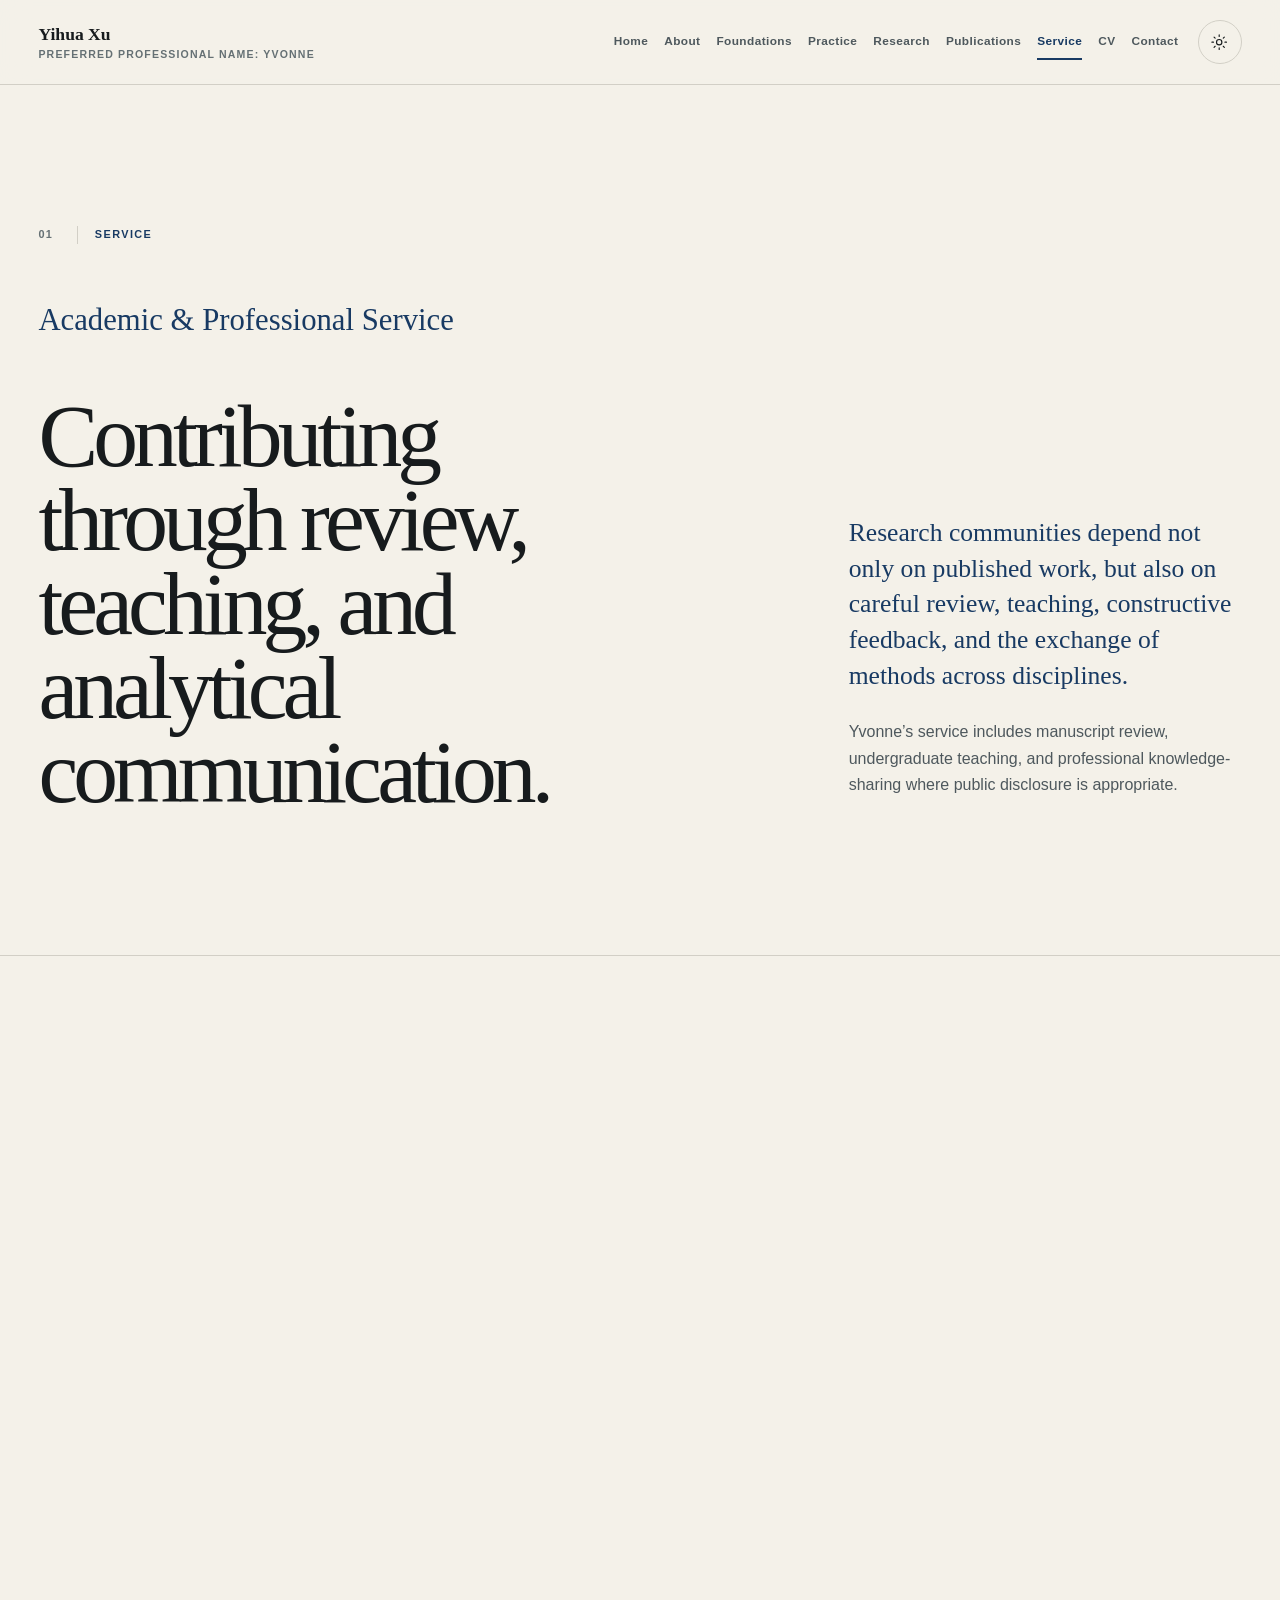
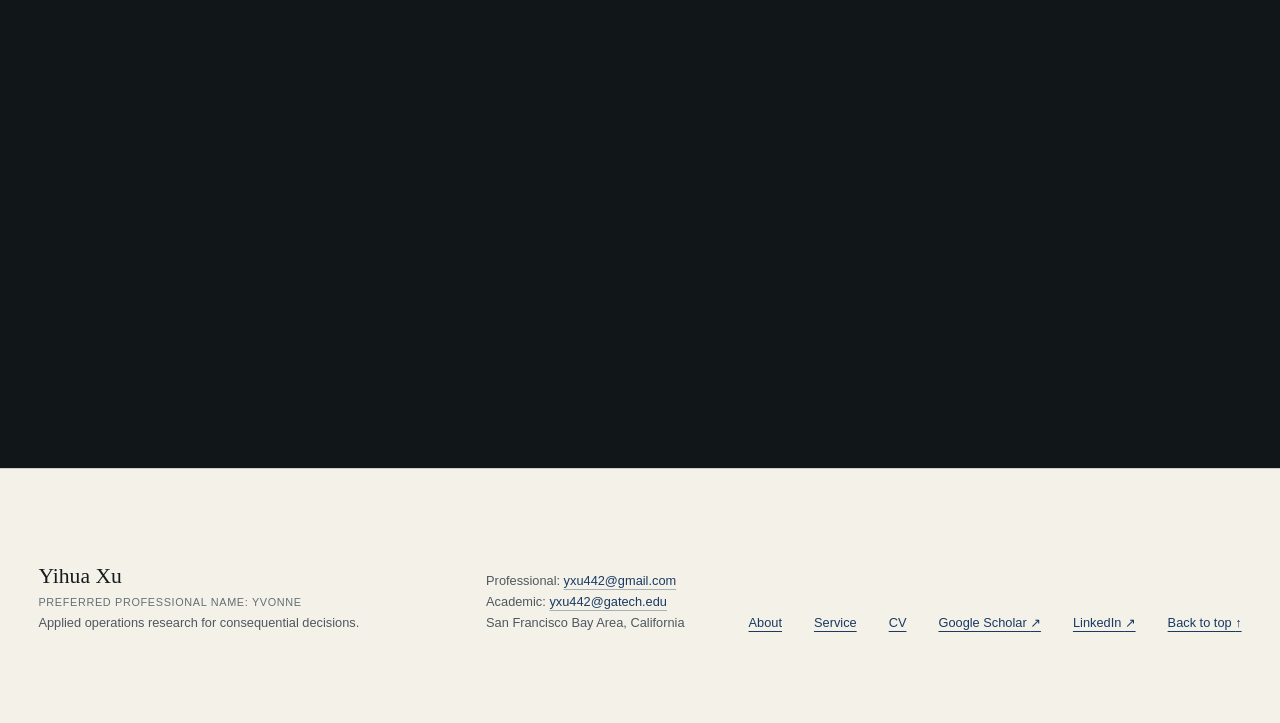
<file: service.html>
<!doctype html>
<html lang="en">
  <head>
    <meta charset="utf-8">
    <meta name="viewport" content="width=device-width, initial-scale=1">
    <meta name="description" content="Peer review, teaching, and research-community contributions by Yihua Xu across applied operations research, analytics, and decision systems.">
    <meta name="author" content="Yihua Xu">
    <meta name="color-scheme" content="light dark">
    <meta name="referrer" content="strict-origin-when-cross-origin">
    <meta name="theme-color" content="#f4f1e9" media="(prefers-color-scheme: light)">
    <meta name="theme-color" content="#151a1d" media="(prefers-color-scheme: dark)">
    <script>try { const theme = localStorage.getItem("site-theme"); if (theme === "light" || theme === "dark") document.documentElement.dataset.theme = theme; } catch {}</script>
    <link rel="icon" href="assets/images/favicon.svg" type="image/svg+xml">
    <link rel="apple-touch-icon" href="assets/images/apple-touch-icon.png">
    <meta property="og:type" content="website">
    <meta property="og:title" content="Service | Yihua Xu">
    <meta property="og:description" content="Peer review, teaching, and research-community contributions by Yihua Xu.">
    <meta name="twitter:card" content="summary">
    <meta name="twitter:title" content="Service | Yihua Xu">
    <meta name="twitter:description" content="Peer review, teaching, and research-community contributions by Yihua Xu.">
    <link rel="canonical" href="https://yvonnexu442.github.io/service.html">
    <meta property="og:url" content="https://yvonnexu442.github.io/service.html">
    <title>Service | Yihua Xu</title>
    <link rel="stylesheet" href="assets/css/styles.css?v=31">
    <script src="assets/js/main.js?v=19" defer></script>
  </head>
  <body class="service-page">
    <a class="skip-link" href="#main-content">Skip to main content</a>
    <header class="site-header">
      <div class="shell nav-layout">
        <a class="wordmark" href="index.html#home" aria-label="Return to homepage"><span class="wordmark-name">Yihua Xu</span><span class="wordmark-field">Preferred professional name: Yvonne</span></a>
        <p class="research-index" aria-label="Research focus">Operations Research <span aria-hidden="true">/</span> Decision Intelligence</p>
        <button class="nav-toggle" type="button" aria-expanded="false" aria-controls="primary-navigation"><span>Menu</span></button>
        <nav id="primary-navigation" class="primary-navigation" aria-label="Primary navigation">
          <a href="index.html#home">Home</a><a href="about.html">About</a><a href="foundations.html">Foundations</a><a href="practice.html">Practice</a><a href="research.html">Research</a><a href="publications.html">Publications</a><a class="is-current" href="service.html" aria-current="page">Service</a><a href="cv.html">CV</a><a href="#contact">Contact</a>
        </nav>
        <button class="theme-toggle" type="button" aria-pressed="false" aria-label="Switch to dark theme"><svg viewBox="0 0 24 24" aria-hidden="true"><circle cx="12" cy="12" r="3.5"></circle><path d="M12 2.5v2M12 19.5v2M2.5 12h2M19.5 12h2M5.3 5.3l1.4 1.4M17.3 17.3l1.4 1.4M18.7 5.3l-1.4 1.4M6.7 17.3l-1.4 1.4"></path></svg></button>
      </div>
    </header>

    <main id="main-content">
      <section class="identity-hero" aria-labelledby="service-title">
        <div class="shell identity-hero-grid">
          <div data-reveal>
            <p class="eyebrow"><span>01</span> Service</p>
            <p class="identity-name">Academic &amp; Professional Service</p>
            <h1 id="service-title">Contributing through review, teaching, and analytical communication.</h1>
          </div>
          <div class="identity-introduction" data-reveal>
            <p>Research communities depend not only on published work, but also on careful review, teaching, constructive feedback, and the exchange of methods across disciplines.</p>
            <p>Yvonne’s service includes manuscript review, undergraduate teaching, and professional knowledge-sharing where public disclosure is appropriate.</p>
          </div>
        </div>
      </section>

      <section class="identity-section" aria-labelledby="review-title">
        <div class="shell">
          <header class="identity-section-header" data-reveal>
            <p class="eyebrow"><span>02</span> Peer review record</p>
            <h2 id="review-title">Verified reviewer roles across applied AI and operations research.</h2>
          </header>
          <div class="service-record-list">
            <article class="service-record" data-reveal>
              <div>
                <p>Role</p>
                <h3>Peer Reviewer</h3>
                <p class="service-venue-short">AIBThings 2026</p>
              </div>
              <dl>
                <div><dt>Venue</dt><dd>4th International Conference on Artificial Intelligence, Blockchain, and Internet of Things</dd></div>
                <div><dt>Year</dt><dd>2026</dd></div>
                <div><dt>Scope</dt><dd>Three manuscripts assigned</dd></div>
                <div><dt>Review areas</dt><dd>Machine learning · Natural language processing · Computer vision · Explainable AI</dd></div>
                <div><dt>Status</dt><dd>Reviewer service completed · Certificate issued</dd></div>
                <div><dt>Disclosure</dt><dd>Individual manuscripts, review comments, recommendations, and review outcomes remain confidential.</dd></div>
                <div><dt>Evidence type</dt><dd>Reviewer certificate issued and maintained in the private academic-service archive</dd></div>
              </dl>
            </article>
            <article class="service-record" data-reveal>
              <div>
                <p>Role</p>
                <h3>Conference Manuscript Reviewer</h3>
                <p class="service-venue-short">7th Latin American IEOM Conference</p>
              </div>
              <dl>
                <div><dt>Venue</dt><dd>7th Latin American IEOM Conference · Panama City</dd></div>
                <div><dt>Year</dt><dd>2026</dd></div>
                <div><dt>Scope</dt><dd>Two manuscripts reviewed</dd></div>
                <div><dt>Review areas</dt><dd>Supply-chain systems · Transportation analytics · Machine learning · Operational decision modeling</dd></div>
                <div><dt>Status</dt><dd>Reviewer service completed · Certificate issued</dd></div>
                <div><dt>Disclosure</dt><dd>Individual manuscripts, review comments, recommendations, and review outcomes remain confidential.</dd></div>
                <div><dt>Evidence type</dt><dd>Reviewer certificate and completion records maintained in the private academic-service archive</dd></div>
              </dl>
            </article>
            <article class="service-record" data-reveal>
              <div>
                <p>Role</p>
                <h3>Conference Manuscript Reviewer</h3>
                <p class="service-venue-short">ACISM 2026</p>
              </div>
              <dl>
                <div><dt>Venue</dt><dd>3rd International Conference on Applied Computational Intelligence and Systems Modeling</dd></div>
                <div><dt>Year</dt><dd>2026</dd></div>
                <div><dt>Scope</dt><dd>Three manuscript reviews completed</dd></div>
                <div><dt>Review areas</dt><dd>Applied computational intelligence · Systems modeling</dd></div>
                <div><dt>Status</dt><dd>Reviewer service completed</dd></div>
                <div><dt>Disclosure</dt><dd>Individual manuscripts, review comments, recommendations, and review outcomes remain confidential.</dd></div>
                <div><dt>Evidence type</dt><dd>Invitation and three review-submission confirmations verified in the private academic-service archive; certificate not yet issued</dd></div>
              </dl>
            </article>
          </div>
        </div>
      </section>

      <section class="identity-section" aria-labelledby="service-principles-title">
        <div class="shell">
          <header class="identity-section-header compact-identity-header" data-reveal>
            <p class="eyebrow"><span>03</span> Review approach</p>
            <h2 id="service-principles-title">A disciplined approach to useful review.</h2>
            <p>These principles describe Yvonne’s own review approach—not an official conference rubric.</p>
          </header>
          <ol class="principle-ledger service-principles" data-reveal>
            <li><span>01</span><h3>Methodological rigor</h3><p>Assess whether claims are supported by appropriate methods and evidence.</p></li>
            <li><span>02</span><h3>Experimental validity</h3><p>Examine whether evaluation design and reported results support the stated contribution.</p></li>
            <li><span>03</span><h3>Interpretability</h3><p>Identify assumptions, limitations, and reasoning that should be made more legible.</p></li>
            <li><span>04</span><h3>Constructive feedback</h3><p>Offer specific observations that can help authors strengthen the work.</p></li>
            <li><span>05</span><h3>Operational relevance</h3><p>Ask whether the contribution supports a meaningful analytical or operational decision.</p></li>
          </ol>
        </div>
      </section>

      <section class="identity-section teaching-summary" aria-labelledby="teaching-summary-title">
        <div class="shell identity-split">
          <header data-reveal>
            <p class="eyebrow"><span>04</span> Teaching &amp; academic support</p>
            <h2 id="teaching-summary-title">Helping students connect mathematical models to decision systems.</h2>
          </header>
          <div data-reveal>
            <p class="teaching-role">Undergraduate Teaching Assistant<br><span>Georgia Institute of Technology · Multiple semesters</span></p>
            <p>Teaching involved explaining assumptions, diagnosing reasoning gaps, and helping students connect mathematical models to operational and strategic systems.</p>
            <ul class="teaching-area-list"><li>Simulation Analysis &amp; Design</li><li>Stochastic Manufacturing &amp; Service Systems</li><li>Supply Chain Modeling</li><li>Game Theory</li></ul>
            <p class="teaching-recognition-compact">Nominated for Best Undergraduate Teaching Assistant · Fall 2019</p>
            <a href="foundations.html#teaching-service">View teaching foundations <span aria-hidden="true">→</span></a>
          </div>
        </div>
      </section>

      <section class="identity-section surrounding-work" aria-labelledby="communication-title">
        <div class="shell">
          <header class="identity-section-header" data-reveal>
            <p class="eyebrow"><span>05</span> Analytical communication</p>
            <h2 id="communication-title">Making technical work understandable across disciplines and roles.</h2>
          </header>
          <div class="surrounding-ledger three-up" data-reveal>
            <article><h3>Analytical Communication</h3><p>Explaining models, assumptions, limitations, and operational consequences to technical and nontechnical audiences.</p></article>
            <article><h3>Research Feedback</h3><p>Providing structured feedback on methodology, experiments, positioning, and decision relevance.</p></article>
            <article><h3>Knowledge Transfer</h3><p>Creating documentation and learning structures that help teams understand and maintain analytical decision processes.</p></article>
          </div>
        </div>
      </section>

      <section class="identity-section service-evidence" aria-labelledby="service-evidence-title">
        <div class="shell identity-split">
          <header data-reveal>
            <p class="eyebrow"><span>06</span> Evidence &amp; recognition</p>
            <h2 id="service-evidence-title">Evidence is maintained with disclosure in mind.</h2>
          </header>
          <div class="service-evidence-copy" data-reveal>
            <p>Formal reviewer invitations, assignment records, completion confirmations, reviewer certificates, and public acknowledgements are archived privately.</p>
            <p>Public recognition is added only when officially issued and appropriate for disclosure.</p>
          </div>
        </div>
      </section>

      <section class="identity-section identity-closing" aria-labelledby="service-closing-title">
        <div class="shell identity-closing-grid">
          <header data-reveal><p class="eyebrow"><span>07</span> Continue exploring</p><h2 id="service-closing-title">Service connects research rigor with useful contribution.</h2></header>
          <nav aria-label="Continue exploring Yihua Xu's work" data-reveal><a class="button button-primary" href="research.html">Explore Research <span aria-hidden="true">→</span></a><a href="foundations.html">View Foundations <span aria-hidden="true">→</span></a><a href="publications.html">View Publications <span aria-hidden="true">→</span></a></nav>
        </div>
      </section>
    </main>

    <footer id="contact" class="site-footer"><div class="shell footer-grid"><div><p class="footer-title">Yihua Xu</p><p class="footer-preferred-name">Preferred professional name: Yvonne</p><p>Applied operations research for consequential decisions.</p></div><p class="footer-contact-note">Professional: <a href="mailto:yxu442@gmail.com">yxu442@gmail.com</a><br>Academic: <a href="mailto:yxu442@gatech.edu">yxu442@gatech.edu</a><br>San Francisco Bay Area, California</p><nav class="footer-links" aria-label="Profile and page links"><a href="about.html">About</a><a href="service.html" aria-current="page">Service</a><a href="cv.html">CV</a><a href="https://scholar.google.com/citations?user=W_mWZJcAAAAJ&amp;hl=en" target="_blank" rel="noopener noreferrer" aria-label="Google Scholar profile (opens in a new tab)">Google Scholar <span aria-hidden="true">↗</span></a><a href="https://www.linkedin.com/in/yihua-yvonne-xu/" target="_blank" rel="noopener noreferrer" aria-label="LinkedIn profile (opens in a new tab)">LinkedIn <span aria-hidden="true">↗</span></a><a href="#main-content">Back to top <span aria-hidden="true">↑</span></a></nav></div></footer>
  </body>
</html>
</file>
<file: assets/css/styles.css>
:root {
  color-scheme: light;
  --paper: #f4f1e9;
  --paper-raised: #fbf9f3;
  --paper-muted: #eae7df;
  --ink: #171b1d;
  --ink-soft: #4e585d;
  --ink-faint: #657074;
  --line: #d2cfc6;
  --line-strong: #9fa6a5;
  --accent: #183a63;
  --accent-hover: #234f82;
  --accent-soft: #e8eef5;
  --accent-on-dark: #a9c2df;
  --secondary: #526b5b;
  --inverse: #f6f3eb;
  --dark-surface: #171d20;
  --dark-surface-raised: #20282c;
  --focus: #183a63;

  --font-display: "Iowan Old Style", "Palatino Linotype", "Book Antiqua", Palatino, Georgia, serif;
  --font-sans: Inter, "Segoe UI", "Helvetica Neue", Arial, system-ui, sans-serif;

  --space-1: 0.25rem;
  --space-2: 0.5rem;
  --space-3: 0.75rem;
  --space-4: 1rem;
  --space-5: 1.5rem;
  --space-6: 2rem;
  --space-7: 3rem;
  --space-8: 4rem;
  --space-9: 6rem;
  --space-10: 8rem;

  --shell: 88rem;
  --reading: 44rem;
  --radius-sm: 0.2rem;
  --radius-md: 0.45rem;
  --ease: cubic-bezier(0.2, 0.7, 0.2, 1);
  --transition: 220ms var(--ease);
}

[data-theme="dark"] {
  color-scheme: dark;
  --paper: #151a1d;
  --paper-raised: #1c2327;
  --paper-muted: #222a2e;
  --ink: #f0eee7;
  --ink-soft: #b3b9b8;
  --ink-faint: #8f9898;
  --line: #343d40;
  --line-strong: #687276;
  --accent: #a9c2df;
  --accent-hover: #a9c2df;
  --accent-soft: color-mix(in srgb, #a9c2df 14%, #151a1d);
  --accent-on-dark: #a9c2df;
  --secondary: #96b09e;
  --inverse: #161b1e;
  --dark-surface: #0e1315;
  --dark-surface-raised: #182024;
  --focus: #a9c2df;
}

* {
  box-sizing: border-box;
}

html {
  background: var(--paper);
  scroll-behavior: smooth;
}

body {
  margin: 0;
  color: var(--ink);
  background: var(--paper);
  font-family: var(--font-sans);
  font-size: 1rem;
  line-height: 1.65;
  text-rendering: optimizeLegibility;
  transition: color var(--transition), background-color var(--transition);
}

button,
a {
  -webkit-tap-highlight-color: transparent;
}

a {
  color: inherit;
}

a:focus-visible,
button:focus-visible {
  outline: 3px solid var(--focus);
  outline-offset: 4px;
}

button {
  font: inherit;
}

svg {
  display: block;
  max-width: 100%;
}

h1,
h2,
h3,
p,
blockquote,
figure,
dl,
dd {
  margin-top: 0;
}

p {
  text-wrap: pretty;
}

.skip-link {
  position: fixed;
  top: -5rem;
  left: var(--space-4);
  z-index: 100;
  padding: var(--space-3) var(--space-4);
  color: var(--inverse);
  background: var(--ink);
}

.skip-link:focus {
  top: var(--space-4);
}

.shell {
  width: min(100% - clamp(2rem, 6vw, 6rem), var(--shell));
  margin-inline: auto;
}

.site-header {
  position: sticky;
  top: 0;
  z-index: 20;
  border-bottom: 1px solid var(--line);
  background: color-mix(in srgb, var(--paper) 92%, transparent);
  backdrop-filter: blur(14px);
}

.nav-layout {
  display: grid;
  grid-template-columns: minmax(10rem, 1fr) auto auto auto;
  min-height: 5.25rem;
  align-items: center;
  gap: clamp(0.75rem, 1.5vw, 1.5rem);
}

.wordmark {
  display: inline-flex;
  width: fit-content;
  flex-direction: column;
  line-height: 1.15;
  text-decoration: none;
}

.wordmark-name {
  font-family: var(--font-display);
  font-size: 1.1rem;
  font-weight: 600;
}

.wordmark-field,
.research-index {
  color: var(--ink-faint);
  font-size: 0.66rem;
  font-weight: 650;
  letter-spacing: 0.11em;
  text-transform: uppercase;
}

.wordmark-field {
  margin-top: var(--space-1);
}

.research-index {
  margin: 0;
  white-space: nowrap;
}

.research-index span {
  margin-inline: var(--space-2);
  color: var(--line-strong);
}

.primary-navigation {
  display: flex;
  gap: clamp(0.7rem, 1.25vw, 1.25rem);
  align-items: center;
  font-size: 0.74rem;
  font-weight: 650;
  letter-spacing: 0.035em;
}

.primary-navigation a {
  position: relative;
  padding-block: var(--space-2);
  color: var(--ink-soft);
  text-decoration: none;
}

.primary-navigation a::after {
  position: absolute;
  right: 0;
  bottom: 0;
  left: 0;
  height: 1px;
  background: currentcolor;
  content: "";
  transform: scaleX(0);
  transform-origin: right;
  transition: transform var(--transition);
}

.primary-navigation a:hover::after,
.primary-navigation a:focus-visible::after,
.primary-navigation .is-current::after {
  transform: scaleX(1);
  transform-origin: left;
}

.primary-navigation a:hover,
.primary-navigation a:focus-visible,
.primary-navigation .is-current {
  color: var(--accent);
}

.primary-navigation .is-current::after {
  height: 2px;
}

.theme-toggle,
.nav-toggle {
  min-width: 2.75rem;
  min-height: 2.75rem;
  border: 1px solid var(--line);
  border-radius: 50%;
  color: var(--ink);
  background: transparent;
  cursor: pointer;
  transition: border-color var(--transition), background-color var(--transition);
}

.theme-toggle {
  display: grid;
  place-items: center;
}

.theme-toggle:hover,
.nav-toggle:hover {
  border-color: var(--line-strong);
  background: var(--paper-raised);
}

.theme-toggle svg {
  width: 1.15rem;
  fill: none;
  stroke: currentcolor;
  stroke-linecap: round;
  stroke-width: 1.5;
}

.nav-toggle {
  display: none;
  border-radius: var(--radius-sm);
}

.hero {
  display: grid;
  align-items: center;
  padding-block: clamp(4.5rem, 7vw, 6.5rem);
}

.hero-grid {
  display: grid;
  grid-template-columns: minmax(0, 1.08fr) minmax(24rem, 0.92fr);
  align-items: center;
  gap: clamp(3rem, 8vw, 8rem);
}

.hero-copy {
  padding-block: var(--space-5);
}

.hero-identity {
  margin-bottom: var(--space-4);
  color: var(--accent);
  font-family: var(--font-display);
  font-size: clamp(1.2rem, 1.8vw, 1.55rem);
  font-weight: 600;
  letter-spacing: -0.015em;
}

.eyebrow,
.section-index,
.card-kicker,
.card-status,
.decision-figure figcaption {
  font-size: 0.68rem;
  font-weight: 700;
  letter-spacing: 0.13em;
  text-transform: uppercase;
}

.eyebrow {
  margin-bottom: var(--space-6);
  color: var(--accent);
}

.eyebrow span {
  display: inline-block;
  min-width: 2.5rem;
  margin-right: var(--space-3);
  padding-right: var(--space-3);
  border-right: 1px solid var(--line);
  color: var(--ink-faint);
}

h1 {
  max-width: 12ch;
  margin-bottom: var(--space-6);
  font-family: var(--font-display);
  font-size: clamp(3.4rem, 6.35vw, 6.75rem);
  font-weight: 500;
  letter-spacing: -0.055em;
  line-height: 0.94;
  text-wrap: balance;
}

.hero-summary {
  max-width: 38rem;
  margin-bottom: var(--space-7);
  color: var(--ink-soft);
  font-size: clamp(1.05rem, 1.6vw, 1.28rem);
  line-height: 1.65;
}

.hero-actions {
  display: flex;
  flex-wrap: wrap;
  gap: var(--space-3);
}

.button {
  display: inline-flex;
  min-height: 3.15rem;
  align-items: center;
  justify-content: space-between;
  gap: var(--space-6);
  padding: 0.8rem 1.1rem;
  border: 1px solid transparent;
  border-radius: var(--radius-sm);
  font-size: 0.78rem;
  font-weight: 700;
  letter-spacing: 0.035em;
  text-decoration: none;
  transition: color var(--transition), background-color var(--transition), border-color var(--transition), transform var(--transition);
}

.button-primary {
  color: var(--inverse);
  background: var(--accent);
}

.button-primary:hover,
.button-primary:focus-visible {
  background: var(--accent-hover);
  transform: translateY(-1px);
}

.button-secondary {
  padding-inline: 0.45rem;
  border-color: transparent;
  border-bottom-color: var(--line-strong);
  border-radius: 0;
  color: var(--accent);
  background: transparent;
}

.decision-figure {
  position: relative;
  width: 100%;
  min-width: 0;
  max-width: 36rem;
  margin: 0;
  justify-self: end;
}

.decision-figure::before {
  position: absolute;
  inset: 7% -4% 1% 8%;
  z-index: -1;
  border: 1px solid var(--line);
  content: "";
}

.decision-figure svg {
  width: 100%;
}

.svg-field {
  fill: var(--paper-raised);
  stroke: var(--line);
}

.svg-grid-minor,
.svg-grid-major,
.svg-axis,
.svg-constraint,
.svg-route,
.svg-dimension path,
.svg-corner-marks path {
  fill: none;
  vector-effect: non-scaling-stroke;
}

.svg-grid-minor {
  stroke: var(--line);
  stroke-width: 0.45;
}

.svg-grid-major {
  stroke: var(--line-strong);
  stroke-width: 0.7;
}

.svg-axis {
  stroke: var(--ink-faint);
  stroke-width: 1;
}

.svg-constraint {
  stroke: var(--accent);
  stroke-width: 2;
}

.svg-constraint-secondary {
  stroke: var(--ink-faint);
  stroke-dasharray: 7 7;
}

.svg-region {
  fill: color-mix(in srgb, var(--accent) 10%, transparent);
  stroke: none;
}

.svg-route {
  stroke: var(--accent);
  stroke-width: 1.5;
}

.svg-route-muted {
  stroke: var(--ink-faint);
  stroke-dasharray: 4 7;
}

.svg-arrow {
  fill: var(--accent);
}

.svg-node-group circle {
  fill: var(--paper-raised);
  stroke: var(--accent);
  stroke-width: 2;
}

.svg-node-group circle:last-child {
  fill: var(--accent);
  stroke: var(--paper-raised);
  stroke-width: 4;
}

.svg-node-small circle {
  fill: var(--ink-faint);
}

.svg-node-small circle:first-child {
  fill: var(--secondary);
}

.svg-dimension path {
  stroke: var(--ink-faint);
  stroke-width: 0.8;
}

.svg-labels {
  fill: var(--ink-faint);
  font-family: var(--font-sans);
  font-size: 9px;
  font-weight: 700;
  letter-spacing: 1.2px;
}

.svg-labels text:last-child {
  fill: var(--accent);
  font-size: 12px;
}

.svg-corner-marks path {
  stroke: var(--accent);
  stroke-width: 1.2;
}

.decision-figure figcaption {
  display: flex;
  justify-content: space-between;
  gap: var(--space-4);
  margin-top: var(--space-3);
  color: var(--ink-faint);
}

.decision-figure figcaption span:last-child {
  text-align: right;
}

.decision-figure figcaption span:first-child {
  color: var(--accent);
}

.quote-section {
  border-block: 1px solid color-mix(in srgb, var(--accent) 25%, var(--line));
  background: var(--paper-raised);
}

.quote-grid {
  display: grid;
  grid-template-columns: 0.45fr 1.6fr 0.7fr;
  align-items: start;
  gap: var(--space-7);
  padding-block: clamp(4rem, 8vw, 7rem);
}

.section-index {
  color: var(--ink-faint);
}

.quote-grid blockquote {
  margin-bottom: 0;
}

.quote-grid blockquote p {
  max-width: 23ch;
  margin-bottom: 0;
  font-family: var(--font-display);
  font-size: clamp(2rem, 4vw, 3.8rem);
  letter-spacing: -0.035em;
  line-height: 1.08;
}

.quote-note {
  margin: 0;
  padding-top: var(--space-2);
  color: var(--ink-soft);
  font-size: 0.86rem;
}

.section {
  padding-block: clamp(5rem, 10vw, 9rem);
  scroll-margin-top: 5.5rem;
}

.section-header {
  display: grid;
  grid-template-columns: minmax(0, 1.4fr) minmax(16rem, 0.55fr);
  align-items: end;
  gap: var(--space-8);
  margin-bottom: var(--space-8);
}

.section-header h2 {
  max-width: 17ch;
  margin-bottom: 0;
  font-family: var(--font-display);
  font-size: clamp(2.6rem, 5vw, 5rem);
  font-weight: 500;
  letter-spacing: -0.045em;
  line-height: 1;
}

.section-header > p {
  max-width: 33rem;
  margin-bottom: 0;
  color: var(--ink-soft);
}

.feature-grid {
  display: grid;
  grid-template-columns: repeat(12, minmax(0, 1fr));
  border-top: 1px solid var(--line);
  border-left: 1px solid var(--line);
}

.feature-card {
  display: flex;
  min-height: 22rem;
  flex-direction: column;
  grid-column: span 4;
  justify-content: space-between;
  padding: clamp(1.5rem, 3vw, 2.5rem);
  border-right: 1px solid var(--line);
  border-bottom: 1px solid var(--line);
  background: var(--paper);
  box-shadow: inset 0 2px 0 transparent;
  transition: background-color var(--transition), box-shadow var(--transition);
  scroll-margin-top: 7rem;
}

.feature-card:hover {
  z-index: 1;
  background: var(--paper-raised);
  box-shadow: inset 0 2px 0 var(--accent);
}

.feature-card-wide {
  grid-column: span 7;
}

.feature-card-wide + .feature-card {
  grid-column: span 5;
}

.feature-grid .feature-card:nth-child(n + 3) {
  grid-column: span 3;
}

.feature-grid .feature-card:nth-child(7) {
  min-height: 15rem;
  grid-column: span 12;
}

.card-index {
  color: var(--accent);
  font-family: var(--font-display);
  font-size: 1rem;
}

.card-kicker {
  margin-bottom: var(--space-3);
  color: var(--accent);
}

.feature-card h3 {
  margin-bottom: var(--space-5);
  font-family: var(--font-display);
  font-size: clamp(2rem, 3.5vw, 3.4rem);
  font-weight: 500;
  letter-spacing: -0.035em;
  line-height: 1;
}

.feature-card p:not(.card-index, .card-kicker) {
  max-width: 29rem;
  color: var(--ink-soft);
}

.card-status {
  margin: var(--space-7) 0 0;
  color: var(--ink-faint);
}

a.card-status {
  width: fit-content;
  color: var(--accent);
  text-decoration-color: transparent;
  text-underline-offset: 0.3rem;
  transition: color var(--transition), text-decoration-color var(--transition);
}

a.card-status:hover,
a.card-status:focus-visible {
  color: var(--accent-hover);
  text-decoration-color: currentcolor;
}

.program-bridge {
  padding-block: clamp(4.5rem, 8vw, 7rem);
  color: #f4f1e9;
  background: #111719;
}

.program-bridge-grid {
  display: grid;
  grid-template-columns: minmax(18rem, 0.8fr) minmax(0, 1.2fr);
  gap: clamp(3rem, 9vw, 9rem);
  align-items: end;
}

.program-bridge .eyebrow {
  color: var(--accent-on-dark);
}

.program-bridge .eyebrow span {
  color: #899396;
  border-color: #394245;
}

.program-bridge h2 {
  max-width: 13ch;
  margin: var(--space-6) 0 0;
  font-family: var(--font-display);
  font-size: clamp(2.8rem, 5.5vw, 5.7rem);
  font-weight: 500;
  letter-spacing: -0.045em;
  line-height: 0.98;
}

.program-bridge-grid > div:last-child {
  max-width: 37rem;
}

.program-bridge-grid > div:last-child p {
  color: #c4c8c6;
  font-family: var(--font-display);
  font-size: clamp(1.25rem, 2vw, 1.75rem);
  line-height: 1.45;
}

.program-bridge a {
  display: inline-flex;
  min-height: 2.75rem;
  align-items: center;
  color: var(--accent-on-dark);
  font-size: 0.78rem;
  font-weight: 700;
  text-decoration-color: transparent;
  text-underline-offset: 0.3rem;
  transition: color var(--transition), text-decoration-color var(--transition);
}

.program-bridge a:hover,
.program-bridge a:focus-visible {
  color: #d5e2ef;
  text-decoration-color: currentcolor;
}

.site-footer {
  padding-block: clamp(4rem, 7vw, 6rem);
  border-top: 1px solid var(--line);
}

.footer-grid {
  display: grid;
  grid-template-columns: 1fr auto auto;
  align-items: end;
  gap: var(--space-8);
  color: var(--ink-soft);
  font-size: 0.8rem;
}

.footer-grid p {
  margin-bottom: 0;
}

.footer-title {
  color: var(--ink);
  font-family: var(--font-display);
  font-size: 1.35rem;
}

.footer-preferred-name,
.hero-preferred-name,
.cv-professional-name {
  color: var(--ink-faint);
  font-size: 0.68rem;
  letter-spacing: 0.06em;
  text-transform: uppercase;
}

.hero-preferred-name {
  margin: calc(var(--space-2) * -1) 0 var(--space-6);
}

.cv-professional-name {
  margin: var(--space-2) 0 0;
}

.footer-grid a {
  color: var(--accent);
  text-underline-offset: 0.25rem;
}

.footer-links {
  display: flex;
  flex-wrap: wrap;
  gap: var(--space-4) var(--space-6);
}

.footer-contact-note {
  max-width: 17rem;
}

.footer-contact-note a,
.snapshot-grid a {
  color: var(--accent);
  text-decoration-color: color-mix(in srgb, var(--accent) 35%, transparent);
  text-underline-offset: 0.25rem;
}

.footer-contact-note a:hover,
.snapshot-grid a:hover {
  color: var(--accent-hover);
  text-decoration-color: currentcolor;
}

/* Foundations */

.foundation-hero {
  padding-block: clamp(6rem, 11vw, 11rem);
}

.foundation-hero-grid {
  display: grid;
  grid-template-columns: minmax(0, 1.35fr) minmax(18rem, 0.65fr);
  align-items: end;
  gap: clamp(3rem, 9vw, 9rem);
}

.foundation-hero h1 {
  max-width: 10ch;
  margin-bottom: 0;
  font-size: clamp(4rem, 8vw, 8rem);
}

.foundation-intro {
  padding-bottom: var(--space-3);
}

.foundation-intellectual-thesis {
  max-width: 34rem;
  margin-bottom: 0;
  color: var(--ink-soft);
  font-family: var(--font-display);
  font-size: clamp(1.45rem, 2.2vw, 2.1rem);
  line-height: 1.35;
}

.foundation-intellectual-thesis span {
  display: block;
}

.foundation-intellectual-thesis span + span {
  margin-top: 0.6em;
}

.foundation-intellectual-thesis span:first-child {
  color: var(--accent);
}

.foundation-thesis {
  border-block: 1px solid color-mix(in srgb, var(--accent) 28%, var(--line));
  background: var(--paper-raised);
}

.thesis-grid {
  display: grid;
  grid-template-columns: 0.38fr 1.3fr 0.52fr;
  align-items: start;
  gap: clamp(2rem, 6vw, 6rem);
  padding-block: clamp(4.5rem, 8vw, 7.5rem);
}

.thesis-grid h2 {
  max-width: 23ch;
  margin: 0;
  font-family: var(--font-display);
  font-size: clamp(2.4rem, 4.5vw, 4.6rem);
  font-weight: 500;
  letter-spacing: -0.045em;
  line-height: 1.02;
  text-wrap: balance;
}

.thesis-grid > p:last-child {
  margin: 0;
  color: var(--ink-soft);
  font-size: 0.9rem;
}

.foundation-chapter {
  padding-block: clamp(6rem, 11vw, 11rem);
  border-bottom: 1px solid var(--line);
}

.foundation-chapter-alt {
  background: color-mix(in srgb, var(--paper-raised) 55%, var(--paper));
}

.chapter-grid {
  display: grid;
  grid-template-columns: 0.28fr minmax(0, 1.2fr) minmax(17rem, 0.55fr);
  gap: clamp(2rem, 6vw, 6rem);
}

.chapter-marker {
  display: flex;
  min-height: 15rem;
  flex-direction: column;
  justify-content: space-between;
  padding-right: var(--space-5);
  border-right: 1px solid color-mix(in srgb, var(--accent) 35%, var(--line));
  color: var(--accent);
}

.chapter-marker span {
  font-size: 0.68rem;
  font-weight: 700;
  letter-spacing: 0.13em;
}

.chapter-marker strong {
  font-family: var(--font-display);
  font-size: clamp(2.3rem, 4vw, 4.25rem);
  font-weight: 500;
  letter-spacing: -0.04em;
  line-height: 1;
  writing-mode: vertical-rl;
  transform: rotate(180deg);
}

.chapter-evidence .eyebrow {
  margin-bottom: var(--space-5);
}

.chapter-evidence h2,
.trajectory-grid h2,
.identity-grid h2 {
  max-width: 17ch;
  margin-bottom: var(--space-4);
  font-family: var(--font-display);
  font-size: clamp(2.8rem, 5vw, 5.25rem);
  font-weight: 500;
  letter-spacing: -0.05em;
  line-height: 0.98;
}

.institution-detail {
  max-width: 34rem;
  margin-bottom: var(--space-7);
  color: var(--ink-soft);
}

.credential-list {
  display: grid;
  grid-template-columns: repeat(3, minmax(0, 1fr));
  margin: 0;
  border-top: 1px solid var(--line);
}

.credential-list-compact {
  grid-template-columns: repeat(2, minmax(0, 1fr));
  max-width: 34rem;
}

.credential-list div {
  padding: var(--space-4) var(--space-4) 0 0;
}

.credential-list dt,
.role-meta,
.privacy-line {
  color: var(--ink-faint);
  font-size: 0.68rem;
  font-weight: 700;
  letter-spacing: 0.1em;
  text-transform: uppercase;
}

.credential-list dd {
  margin-top: var(--space-2);
  color: var(--ink);
  font-family: var(--font-display);
  font-size: 1.1rem;
  line-height: 1.3;
}

.chapter-reading {
  padding-top: 3.15rem;
}

.chapter-reading > p:first-child {
  color: var(--ink-soft);
  font-size: 1rem;
}

.margin-note {
  margin-top: var(--space-8);
  padding-top: var(--space-4);
  border-top: 1px solid var(--line-strong);
  color: var(--ink-soft);
  font-family: var(--font-display);
  font-size: 1.25rem;
  font-style: italic;
}

.synthesis-section {
  padding-block: clamp(6rem, 11vw, 10rem);
}

.lens-grid {
  display: grid;
  grid-template-columns: repeat(3, 1fr);
  border-block: 1px solid var(--line);
}

.lens-grid article {
  min-height: 20rem;
  padding: clamp(1.5rem, 3vw, 2.75rem);
  border-right: 1px solid var(--line);
  box-shadow: inset 0 2px 0 transparent;
  transition: background-color var(--transition), box-shadow var(--transition);
}

.lens-grid article:last-child {
  border-right: 0;
}

.lens-grid article:hover {
  background: var(--paper-raised);
  box-shadow: inset 0 2px 0 var(--accent);
}

.lens-grid h3 {
  margin: var(--space-8) 0 var(--space-5);
  font-family: var(--font-display);
  font-size: clamp(2.2rem, 4vw, 4rem);
  font-weight: 500;
  letter-spacing: -0.04em;
  line-height: 1;
}

.lens-grid article > p:last-child {
  max-width: 24rem;
  color: var(--ink-soft);
}

.trajectory-section {
  padding-block: clamp(6rem, 11vw, 10rem);
  color: #f4f1e9;
  background: #111719;
}

.trajectory-grid,
.identity-grid {
  display: grid;
  grid-template-columns: minmax(0, 1.2fr) minmax(19rem, 0.65fr);
  gap: clamp(3rem, 10vw, 10rem);
}

.trajectory-section .eyebrow,
.trajectory-section h2 {
  color: #f4f1e9;
}

.trajectory-section .eyebrow span {
  color: var(--accent-on-dark);
  border-color: #394245;
}

.role-evidence {
  padding-top: 3.2rem;
}

.role-title {
  margin-bottom: var(--space-2);
  color: var(--accent-on-dark);
  font-family: var(--font-display);
  font-size: clamp(2rem, 3.6vw, 3.6rem);
  line-height: 1.05;
}

.role-meta {
  margin-bottom: var(--space-7);
  color: #9da7a9;
}

.role-meta span {
  margin-inline: var(--space-2);
  color: inherit;
}

.role-evidence > p:not(.role-title, .role-meta, .privacy-line) {
  color: #c5c9c7;
}

.privacy-line {
  margin-top: var(--space-7);
  padding-top: var(--space-4);
  border-top: 1px solid #394245;
  color: #8f999c;
  line-height: 1.7;
}

.identity-section {
  padding-block: clamp(6rem, 11vw, 11rem);
}

.identity-grid > div:last-child {
  padding-top: 3.2rem;
}

.identity-grid > div:last-child > p {
  max-width: 35rem;
  color: var(--ink-soft);
  font-size: 1.05rem;
}

.research-area-list {
  display: flex;
  flex-wrap: wrap;
  gap: var(--space-2);
  margin: var(--space-7) 0 0;
  padding: 0;
  list-style: none;
}

.research-area-list li {
  padding: 0.55rem 0.75rem;
  border: 1px solid color-mix(in srgb, var(--accent) 45%, var(--line));
  color: var(--accent);
  font-size: 0.75rem;
  font-weight: 650;
  letter-spacing: 0.025em;
}

/* Foundations enrichment */

.foundations-document {
  scroll-padding-top: 5.25rem;
  scroll-snap-type: y proximity;
}

.foundations-page .scroll-chapter {
  scroll-margin-top: 5.25rem;
  scroll-snap-align: start;
  scroll-snap-stop: normal;
}

.present-identity {
  padding-block: clamp(6rem, 10vw, 10rem);
  color: #f4f1e9;
  background: #111719;
}

.present-identity-layout {
  display: grid;
  grid-template-columns: minmax(18rem, 0.62fr) minmax(0, 1fr);
  gap: clamp(3rem, 7vw, 7rem);
}

.present-identity .eyebrow,
.present-identity h2 {
  color: #f4f1e9;
}

.present-identity .eyebrow span {
  color: var(--accent-on-dark);
  border-color: #394245;
}

.present-identity h2,
.trajectory-header h2,
.research-ending h2 {
  max-width: 16ch;
  margin-bottom: 0;
  font-family: var(--font-display);
  font-size: clamp(3rem, 5.5vw, 5.75rem);
  font-weight: 500;
  letter-spacing: -0.05em;
  line-height: 0.98;
}

.present-framing {
  max-width: 33rem;
  margin-top: clamp(2rem, 4vw, 3.5rem);
  color: #bfc5c4;
  font-size: clamp(1rem, 1.25vw, 1.15rem);
  line-height: 1.75;
}

.practice-field {
  min-width: 0;
}

.practice-field-label,
.current-role-label,
.role-organization,
.case-context,
.early-note,
.confidentiality-note {
  color: var(--ink-faint);
  font-size: 0.72rem;
  font-weight: 650;
  letter-spacing: 0.06em;
  line-height: 1.65;
  text-transform: uppercase;
}

.practice-field-label {
  margin-bottom: var(--space-5);
  color: var(--accent-on-dark);
}

.practice-domain-grid {
  display: grid;
  grid-template-columns: repeat(2, minmax(0, 1fr));
  border-top: 1px solid #394245;
  border-left: 1px solid #394245;
}

.practice-domain {
  min-width: 0;
  padding: clamp(1.4rem, 2.5vw, 2.25rem);
  border-right: 1px solid #394245;
  border-bottom: 1px solid #394245;
  outline: 0;
  opacity: 1;
  transition:
    border-color var(--transition),
    background-color var(--transition),
    opacity var(--transition),
    transform 480ms cubic-bezier(0.22, 1, 0.36, 1);
}

.practice-field.is-observed:not(.is-visible) .practice-domain {
  opacity: 0;
  transform: translateY(0.5rem);
}

.practice-field.is-observed:not(.is-visible) .practice-domain:nth-child(2) {
  transition-delay: 60ms;
}

.practice-field.is-observed:not(.is-visible) .practice-domain:nth-child(3) {
  transition-delay: 120ms;
}

.practice-field.is-observed:not(.is-visible) .practice-domain:nth-child(4) {
  transition-delay: 180ms;
}

.practice-domain:hover {
  border-color: color-mix(in srgb, var(--accent-on-dark) 60%, #394245);
  background: rgba(169, 194, 223, 0.055);
}

.practice-domain-grid:has(.practice-domain:hover) .practice-domain:not(:hover) {
  opacity: 0.82;
}

.practice-domain h3 {
  margin-bottom: var(--space-3);
  color: var(--accent-on-dark);
  font-family: var(--font-display);
  font-size: clamp(1.55rem, 2vw, 2rem);
  font-weight: 500;
  letter-spacing: -0.025em;
  line-height: 1.1;
}

.practice-domain-summary {
  min-height: 4.8em;
  margin-bottom: var(--space-5);
  color: #aeb6b5;
  font-size: 0.82rem;
  line-height: 1.6;
}

.practice-terms {
  display: flex;
  flex-wrap: wrap;
  gap: 0.5rem 0.65rem;
  margin: 0;
  padding: 0;
  list-style: none;
}

.practice-term {
  max-width: 100%;
  color: #b8bfbd;
  line-height: 1.35;
}

.practice-term::after {
  margin-left: 0.65rem;
  color: #596365;
  content: "/";
}

.practice-term:last-child::after {
  content: none;
}

.practice-term--primary {
  color: #f4f1e9;
  font-family: var(--font-display);
  font-size: 1.18rem;
}

.practice-term--secondary {
  color: #d6d9d5;
  font-size: 0.89rem;
  font-weight: 600;
}

.practice-term--tertiary {
  font-size: 0.82rem;
}

.current-role-strip {
  display: grid;
  grid-template-columns: minmax(6rem, 0.28fr) minmax(0, 1fr);
  gap: var(--space-5);
  align-items: end;
  padding: var(--space-6) 0 0;
}

.current-role-label {
  margin-bottom: 0.2rem;
  color: #9da7a9;
}

.current-role-title {
  margin-bottom: var(--space-1);
  color: #f4f1e9;
  font-family: var(--font-display);
  font-size: clamp(1.35rem, 1.8vw, 1.75rem);
  letter-spacing: -0.02em;
  line-height: 1.15;
}

.current-role-meta {
  margin-bottom: 0;
  color: #aeb6b5;
  font-size: 0.78rem;
}

.current-role-meta span {
  margin-inline: var(--space-2);
}

.present-narrative {
  display: grid;
  grid-template-columns: repeat(2, minmax(0, 1fr));
  gap: clamp(2rem, 7vw, 7rem);
  margin-top: clamp(4rem, 7vw, 7rem);
  padding-top: clamp(2rem, 4vw, 3.5rem);
  border-top: 1px solid #394245;
}

.present-narrative p {
  max-width: 42rem;
  margin-bottom: 0;
  color: #bfc5c4;
}

.professional-evolution {
  padding-block: clamp(6rem, 11vw, 11rem);
}

.trajectory-header,
.research-ending {
  display: grid;
  grid-template-columns: minmax(0, 1.25fr) minmax(18rem, 0.55fr);
  align-items: end;
  gap: clamp(3rem, 9vw, 9rem);
  margin-bottom: clamp(4rem, 8vw, 7rem);
}

.trajectory-header > p,
.research-ending > p {
  margin-bottom: 0;
  color: var(--ink-soft);
}

.role-sequence {
  display: grid;
  grid-template-columns: repeat(3, minmax(0, 1fr));
  margin: 0;
  padding: 0;
  border-block: 1px solid var(--line);
  list-style: none;
}

.role-sequence li {
  min-height: 23rem;
  padding: clamp(1.5rem, 3vw, 2.75rem);
  border-right: 1px solid var(--line);
}

.role-sequence li:last-child {
  border-right: 0;
}

.role-period {
  color: var(--accent);
  font-size: 0.72rem;
  font-weight: 700;
  letter-spacing: 0.1em;
  text-transform: uppercase;
}

.role-sequence h3 {
  min-height: 2.2em;
  margin: clamp(3rem, 7vw, 6rem) 0 var(--space-3);
  font-family: var(--font-display);
  font-size: clamp(2rem, 3.5vw, 3.5rem);
  font-weight: 500;
  letter-spacing: -0.04em;
  line-height: 1.05;
}

.role-organization {
  margin-bottom: var(--space-6);
}

.role-sequence li > p:last-child {
  color: var(--ink-soft);
}

.confidentiality-note {
  max-width: 58rem;
  margin: var(--space-6) 0 0 auto;
  text-align: right;
}

.institution-section {
  padding-block: clamp(7rem, 12vw, 12rem);
  border-top: 1px solid var(--line);
}

.institution-section:nth-of-type(even) {
  background: color-mix(in srgb, var(--paper-raised) 55%, var(--paper));
}

.institution-layout {
  display: grid;
  grid-template-columns: 0.2fr minmax(0, 1.25fr) minmax(17rem, 0.55fr);
  gap: clamp(2rem, 6vw, 6rem);
}

.institution-marker {
  display: flex;
  min-height: 22rem;
  flex-direction: column;
  justify-content: space-between;
  padding-right: var(--space-5);
  border-right: 1px solid color-mix(in srgb, var(--accent) 35%, var(--line));
  color: var(--accent);
}

.institution-marker span {
  font-size: 0.68rem;
  font-weight: 700;
  letter-spacing: 0.13em;
}

.institution-marker strong {
  font-family: var(--font-display);
  font-size: clamp(2.4rem, 4vw, 4.5rem);
  font-weight: 500;
  letter-spacing: -0.04em;
  line-height: 1;
  writing-mode: vertical-rl;
  transform: rotate(180deg);
}

.institution-main h2 {
  max-width: 17ch;
  margin-bottom: var(--space-4);
  font-family: var(--font-display);
  font-size: clamp(3rem, 5.5vw, 5.75rem);
  font-weight: 500;
  letter-spacing: -0.05em;
  line-height: 0.97;
}

.institution-school {
  max-width: 38rem;
  margin-bottom: var(--space-7);
  color: var(--ink-soft);
}

.credential-grid {
  display: grid;
  grid-template-columns: 1.4fr 0.55fr 0.65fr;
  margin: 0;
  border-block: 1px solid var(--line);
}

.credential-grid-expanded {
  grid-template-columns: 1.35fr 0.8fr 0.65fr 0.5fr;
}

.credential-grid div {
  padding: var(--space-5) var(--space-4) var(--space-5) 0;
}

.credential-grid dt,
.case-label,
.case-sources > p {
  color: var(--ink-faint);
  font-size: 0.68rem;
  font-weight: 700;
  letter-spacing: 0.1em;
  text-transform: uppercase;
}

.credential-grid dd {
  margin-top: var(--space-2);
  color: var(--ink);
  font-family: var(--font-display);
  font-size: clamp(1rem, 1.5vw, 1.25rem);
  line-height: 1.35;
}

.institution-narrative {
  display: grid;
  grid-template-columns: repeat(2, minmax(0, 1fr));
  gap: var(--space-7);
  margin-top: var(--space-8);
}

.institution-narrative p {
  color: var(--ink-soft);
}

.academic-focus {
  padding-top: 3.2rem;
}

.academic-focus ul {
  margin: var(--space-6) 0 0;
  padding: 0;
  border-top: 1px solid var(--line);
  list-style: none;
}

.academic-focus li {
  padding-block: var(--space-4);
  border-bottom: 1px solid var(--line);
  color: var(--ink);
  font-family: var(--font-display);
  font-size: 1.08rem;
  line-height: 1.35;
}

.focus-note {
  margin-top: var(--space-5);
  color: var(--ink-faint);
  font-size: 0.72rem;
}

.applied-case {
  padding-block: clamp(6rem, 10vw, 10rem);
  border-block: 1px solid color-mix(in srgb, var(--accent) 28%, var(--line));
  background: var(--paper-raised);
}

.applied-case-award {
  background: color-mix(in srgb, var(--accent-soft) 42%, var(--paper));
}

.case-header {
  display: grid;
  grid-template-columns: minmax(0, 1.35fr) minmax(15rem, 0.45fr);
  align-items: end;
  gap: var(--space-8);
  margin-bottom: clamp(4rem, 8vw, 7rem);
}

.case-header h2 {
  max-width: 18ch;
  margin-bottom: 0;
  font-family: var(--font-display);
  font-size: clamp(3rem, 6vw, 6.2rem);
  font-weight: 500;
  letter-spacing: -0.052em;
  line-height: 0.96;
}

.case-context {
  margin-bottom: 0;
  text-align: right;
}

.case-body {
  display: grid;
  grid-template-columns: repeat(2, minmax(0, 1fr));
  border-top: 1px solid var(--line);
  border-left: 1px solid var(--line);
}

.case-body section {
  min-height: 16rem;
  padding: clamp(1.5rem, 3vw, 2.75rem);
  border-right: 1px solid var(--line);
  border-bottom: 1px solid var(--line);
}

.case-body section > p:last-child {
  max-width: 38rem;
  margin-top: var(--space-6);
  color: var(--ink-soft);
}

.case-methods ul {
  display: flex;
  flex-wrap: wrap;
  gap: var(--space-2);
  margin: var(--space-6) 0 0;
  padding: 0;
  list-style: none;
}

.case-methods li {
  padding: 0.55rem 0.7rem;
  border: 1px solid var(--line);
  color: var(--ink-soft);
  font-size: 0.75rem;
}

.case-evidence {
  display: grid;
  grid-template-columns: repeat(2, minmax(0, 1fr));
  margin-top: var(--space-7);
  border-block: 1px solid var(--line);
}

.case-evidence > div {
  padding: var(--space-6);
  border-right: 1px solid var(--line);
}

.case-evidence > div:last-child {
  border-right: 0;
}

.case-evidence > div:first-child {
  box-shadow: inset 3px 0 0 var(--secondary);
}

.case-evidence > div > p:last-child {
  margin-bottom: 0;
  color: var(--ink);
  font-family: var(--font-display);
  font-size: clamp(1.3rem, 2.2vw, 2rem);
  line-height: 1.3;
}

.case-sources {
  display: grid;
  grid-template-columns: 0.35fr 1.65fr;
  gap: var(--space-7);
  align-items: center;
  margin-top: var(--space-7);
}

.case-sources p {
  margin-bottom: 0;
}

.case-sources div {
  display: flex;
  flex-wrap: wrap;
  gap: var(--space-3) var(--space-7);
}

.case-sources a,
.trajectory-paths a {
  display: inline-flex;
  min-height: 2.75rem;
  align-items: center;
  gap: var(--space-3);
  color: var(--accent);
  font-size: 0.78rem;
  font-weight: 700;
  text-decoration-color: transparent;
  text-underline-offset: 0.3rem;
  transition: color var(--transition), text-decoration-color var(--transition);
}

.trajectory-paths .trajectory-primary {
  color: var(--accent);
  font-weight: 750;
}

.case-sources a:hover,
.case-sources a:focus-visible,
.trajectory-paths a:hover,
.trajectory-paths a:focus-visible {
  color: var(--accent-hover);
  text-decoration-color: currentcolor;
}

.early-exposure {
  padding-block: clamp(5rem, 9vw, 8rem);
  border-bottom: 1px solid var(--line);
}

.early-grid {
  display: grid;
  grid-template-columns: minmax(14rem, 0.5fr) minmax(0, 1.3fr);
  gap: clamp(3rem, 10vw, 10rem);
}

.early-year {
  margin: var(--space-8) 0 0;
  color: var(--accent);
  font-family: var(--font-display);
  font-size: clamp(3rem, 5vw, 5rem);
  line-height: 1;
}

.early-grid h2 {
  margin-bottom: var(--space-6);
  font-family: var(--font-display);
  font-size: clamp(2.8rem, 5vw, 5rem);
  font-weight: 500;
  letter-spacing: -0.045em;
  line-height: 1;
}

.early-grid > div:last-child > p:not(.early-note) {
  max-width: 44rem;
  color: var(--ink-soft);
  font-size: 1.05rem;
}

.early-note {
  max-width: 44rem;
  margin-top: var(--space-6);
  padding-top: var(--space-4);
  border-top: 1px solid var(--line);
  text-transform: none;
}

.synthesis-reframed {
  padding-block: clamp(7rem, 12vw, 12rem);
}

.foundation-layers {
  display: grid;
  grid-template-columns: repeat(4, minmax(0, 1fr));
  margin: 0;
  padding: 0;
  border-block: 1px solid var(--line);
  list-style: none;
}

.foundation-layers li {
  min-height: 19rem;
  padding: clamp(1.5rem, 2.8vw, 2.5rem);
  border-right: 1px solid var(--line);
}

.foundation-layers li:last-child {
  border-right: 0;
}

.foundation-layers h3,
.research-theme-grid h3 {
  margin: var(--space-8) 0 var(--space-5);
  font-family: var(--font-display);
  font-size: clamp(1.8rem, 3vw, 3rem);
  font-weight: 500;
  letter-spacing: -0.035em;
  line-height: 1.05;
}

.foundation-layers li > p:last-child,
.research-theme-grid article > p:last-child {
  color: var(--ink-soft);
}

.synthesis-conclusion {
  max-width: 42rem;
  margin: var(--space-8) 0 0 auto;
  color: var(--ink-soft);
  font-family: var(--font-display);
  font-size: clamp(1.5rem, 2.5vw, 2.4rem);
  line-height: 1.35;
}

.research-identity {
  padding-block: clamp(7rem, 12vw, 12rem);
  border-top: 1px solid color-mix(in srgb, var(--accent) 28%, var(--line));
  background: color-mix(in srgb, var(--accent-soft) 32%, var(--paper));
}

.research-theme-grid {
  display: grid;
  grid-template-columns: repeat(3, minmax(0, 1fr));
  border-top: 1px solid var(--line);
  border-left: 1px solid var(--line);
}

.research-theme-grid article {
  min-height: 22rem;
  padding: clamp(1.5rem, 3vw, 2.75rem);
  border-right: 1px solid var(--line);
  border-bottom: 1px solid var(--line);
}

.trajectory-paths {
  display: flex;
  flex-wrap: wrap;
  gap: var(--space-4) var(--space-8);
  margin-top: var(--space-8);
}

/* Integrated formation timeline */

.formation-section {
  padding-block: clamp(7rem, 11vw, 11rem);
  border-top: 1px solid var(--line);
}

.formation-header {
  display: grid;
  grid-template-columns: minmax(0, 1.18fr) minmax(18rem, 0.55fr);
  align-items: end;
  gap: clamp(3rem, 9vw, 9rem);
  margin-bottom: clamp(6rem, 10vw, 10rem);
}

.formation-header h2 {
  max-width: 17ch;
  margin-bottom: 0;
  font-family: var(--font-display);
  font-size: clamp(3rem, 5.4vw, 5.7rem);
  font-weight: 500;
  letter-spacing: -0.05em;
  line-height: 0.98;
}

.formation-header > p {
  margin-bottom: 0;
  color: var(--ink-soft);
}

.formation-timeline {
  position: relative;
  margin: 0;
  padding: 0;
  list-style: none;
}

.formation-timeline::before {
  position: absolute;
  top: 0.65rem;
  bottom: 0;
  left: calc(10.5rem + 0.38rem);
  width: 1px;
  background: color-mix(in srgb, var(--accent) 45%, var(--line));
  content: "";
  transform: scaleY(1);
  transform-origin: top;
  transition: transform 900ms cubic-bezier(0.22, 1, 0.36, 1);
}

.formation-timeline.is-observed:not(.is-visible)::before {
  transform: scaleY(0);
}

.formation-stage {
  position: relative;
  display: grid;
  grid-template-columns: 9rem 1rem minmax(0, 1fr);
  gap: 1.5rem;
}

.formation-stage-major {
  padding-bottom: clamp(8rem, 13vw, 13rem);
}

.formation-stage-minor {
  padding-bottom: clamp(5rem, 8vw, 8rem);
}

.formation-stage:last-child {
  padding-bottom: 0;
}

.formation-period {
  padding-top: 0.2rem;
  color: var(--accent);
  font-family: var(--font-display);
  font-size: clamp(1.5rem, 2.3vw, 2.25rem);
  letter-spacing: -0.035em;
  line-height: 1.05;
  text-align: right;
}

.formation-period span {
  display: block;
}

.formation-node {
  position: relative;
  z-index: 1;
  width: 0.78rem;
  height: 0.78rem;
  margin-top: 0.55rem;
  border: 2px solid var(--paper);
  border-radius: 50%;
  background: var(--line-strong);
  box-shadow: 0 0 0 1px var(--line-strong);
  transition:
    background-color var(--transition),
    box-shadow var(--transition),
    transform var(--transition);
}

.formation-stage.is-active .formation-node {
  background: var(--accent);
  box-shadow: 0 0 0 1px var(--accent);
  transform: scale(1.12);
}

.formation-stage-minor .formation-node {
  width: 0.58rem;
  height: 0.58rem;
  margin: 0.65rem 0 0 0.1rem;
  border-color: var(--paper);
  background: var(--paper);
}

.formation-content {
  min-width: 0;
  padding-left: clamp(1.5rem, 3vw, 3rem);
  border-top: 1px solid var(--line);
}

.formation-type {
  margin: -0.1rem 0 clamp(2rem, 4vw, 3.5rem);
  padding-top: 0.1rem;
  color: var(--accent);
  font-size: 0.7rem;
  font-weight: 700;
  letter-spacing: 0.1em;
  text-transform: uppercase;
}

.formation-content > h3 {
  max-width: 19ch;
  margin-bottom: var(--space-2);
  font-family: var(--font-display);
  font-size: clamp(2.6rem, 5vw, 5.2rem);
  font-weight: 500;
  letter-spacing: -0.05em;
  line-height: 0.98;
}

.formation-subtitle {
  max-width: 52rem;
  margin-bottom: clamp(2.5rem, 5vw, 4.5rem);
  color: var(--ink-soft);
  font-size: 0.83rem;
  font-weight: 650;
  letter-spacing: 0.035em;
}

.compact-role-progression {
  display: grid;
  grid-template-columns: repeat(3, minmax(0, 1fr));
  margin: 0 0 clamp(2.5rem, 5vw, 4.5rem);
  padding: 0;
  border-block: 1px solid var(--line);
  list-style: none;
}

.compact-role-progression li {
  padding: var(--space-5);
  border-right: 1px solid var(--line);
}

.compact-role-progression li:last-child {
  border-right: 0;
}

.compact-role-progression span,
.compact-role-progression strong {
  display: block;
}

.compact-role-progression span {
  margin-bottom: var(--space-5);
  color: var(--accent);
  font-size: 0.68rem;
  letter-spacing: 0.09em;
}

.compact-role-progression strong {
  font-family: var(--font-display);
  font-size: clamp(1.35rem, 2.2vw, 2.2rem);
  font-weight: 500;
  line-height: 1.1;
}

.formation-narrative {
  max-width: 58rem;
  color: var(--ink-soft);
}

.formation-narrative p:last-child {
  margin-bottom: 0;
}

.formation-themes {
  display: flex;
  flex-wrap: wrap;
  gap: var(--space-2);
  margin: var(--space-7) 0 0;
  padding: 0;
  list-style: none;
}

.formation-themes li {
  padding: 0.48rem 0.72rem;
  border: 1px solid color-mix(in srgb, var(--accent) 25%, var(--line));
  color: var(--ink-soft);
  font-size: 0.75rem;
}

.formation-section .confidentiality-note {
  margin-top: var(--space-6);
  text-align: left;
}

.timeline-credentials {
  display: grid;
  grid-template-columns: 1.5fr 0.65fr 0.65fr;
  margin: 0 0 clamp(3rem, 6vw, 5rem);
  border-block: 1px solid var(--line);
}

.timeline-credentials-expanded {
  grid-template-columns: 1.6fr repeat(3, minmax(0, 0.75fr));
}

.timeline-credentials div {
  padding: var(--space-5);
  border-right: 1px solid var(--line);
}

.timeline-credentials div:last-child {
  border-right: 0;
}

.timeline-credentials dt {
  margin-bottom: var(--space-5);
  color: var(--accent);
  font-size: 0.66rem;
  font-weight: 700;
  letter-spacing: 0.09em;
  overflow-wrap: anywhere;
  text-transform: uppercase;
}

.timeline-credentials dd {
  margin: 0;
  font-family: var(--font-display);
  font-size: clamp(1.2rem, 2vw, 1.9rem);
  line-height: 1.15;
}

.formation-two-column {
  display: grid;
  grid-template-columns: minmax(0, 1fr) minmax(16rem, 0.48fr);
  gap: clamp(3rem, 8vw, 8rem);
  margin-bottom: clamp(4rem, 7vw, 7rem);
}

.timeline-focus {
  padding-left: var(--space-6);
  border-left: 1px solid color-mix(in srgb, var(--accent) 35%, var(--line));
}

.timeline-focus ul {
  margin: var(--space-5) 0 0;
  padding: 0;
  list-style: none;
}

.timeline-focus li {
  padding-block: var(--space-3);
  border-bottom: 1px solid var(--line);
  color: var(--ink-soft);
}

.timeline-focus > p:last-child {
  margin-top: var(--space-4);
  color: var(--ink-faint);
  font-size: 0.72rem;
}

.embedded-milestone {
  padding: clamp(2rem, 4vw, 4rem);
  border: 1px solid var(--line);
  background: color-mix(in srgb, var(--paper-raised) 62%, var(--paper));
}

.embedded-milestone-header {
  display: grid;
  grid-template-columns: minmax(0, 1fr) auto;
  gap: var(--space-7);
  align-items: end;
  margin-bottom: var(--space-7);
}

.embedded-milestone-header h4 {
  max-width: 22ch;
  margin: var(--space-2) 0 0;
  font-family: var(--font-display);
  font-size: clamp(2rem, 3.6vw, 3.7rem);
  font-weight: 500;
  letter-spacing: -0.04em;
  line-height: 1.03;
}

.embedded-milestone-header > p {
  color: var(--ink-faint);
  font-size: 0.7rem;
  line-height: 1.6;
  text-align: right;
  text-transform: uppercase;
}

.embedded-milestone-grid {
  display: grid;
  grid-template-columns: repeat(2, minmax(0, 1fr));
  border-top: 1px solid var(--line);
  border-left: 1px solid var(--line);
}

.embedded-milestone-grid > div {
  padding: var(--space-5);
  border-right: 1px solid var(--line);
  border-bottom: 1px solid var(--line);
}

.embedded-milestone-grid > div > p:last-child {
  margin-bottom: 0;
  color: var(--ink-soft);
  font-size: 0.88rem;
}

.embedded-sources {
  display: flex;
  flex-wrap: wrap;
  gap: var(--space-4) var(--space-7);
  padding-top: var(--space-5);
}

.embedded-sources a {
  display: inline-flex;
  min-height: 2.75rem;
  align-items: center;
  color: var(--accent);
  font-size: 0.78rem;
  font-weight: 700;
  text-decoration: none;
}

.embedded-sources a:hover {
  color: var(--accent-hover);
}

.formation-stage-minor .formation-period {
  color: var(--ink-faint);
  font-family: var(--font-body);
  font-size: 0.82rem;
  font-weight: 700;
  letter-spacing: 0.06em;
}

.formation-stage-minor .formation-content {
  max-width: 48rem;
  padding-bottom: var(--space-4);
  border-top-style: dashed;
}

.formation-stage-minor .formation-type {
  margin-bottom: var(--space-4);
  color: var(--ink-faint);
}

.formation-stage-minor .formation-content > h3 {
  margin-bottom: var(--space-4);
  font-size: clamp(1.7rem, 2.6vw, 2.5rem);
}

.formation-stage-minor .formation-content > p:last-child {
  max-width: 42rem;
  margin-bottom: 0;
  color: var(--ink-soft);
}

/* Editorial information design */

.practice-architecture {
  position: relative;
}

.practice-architecture::before,
.practice-architecture::after {
  position: absolute;
  z-index: 2;
  background: var(--accent-on-dark);
  content: "";
  opacity: 0.42;
  pointer-events: none;
}

.practice-architecture::before {
  top: 50%;
  left: 8%;
  width: 84%;
  height: 1px;
}

.practice-architecture::after {
  top: 8%;
  bottom: 8%;
  left: 50%;
  width: 1px;
}

.practice-domain {
  isolation: isolate;
}

.practice-term[data-bridge] {
  transition:
    color var(--transition),
    opacity var(--transition);
}

.practice-term.is-related {
  color: var(--accent-on-dark);
}

.practice-bridges {
  display: grid;
  grid-template-columns: repeat(4, minmax(0, 1fr));
  margin: 0;
  padding: var(--space-4) 0;
  border-bottom: 1px solid #394245;
  list-style: none;
}

.practice-bridges li {
  padding-inline: var(--space-4);
  border-right: 1px solid #394245;
  color: #aeb6b5;
  font-size: 0.68rem;
  line-height: 1.45;
}

.practice-bridges li:last-child {
  border-right: 0;
}

.practice-bridges span {
  display: block;
  margin-bottom: var(--space-2);
  color: var(--accent-on-dark);
  font-weight: 700;
  letter-spacing: 0.08em;
}

.information-figure {
  position: relative;
}

.practice-progression {
  margin: clamp(3rem, 6vw, 5.5rem) 0 0;
  padding-top: var(--space-5);
  border-top: 1px solid var(--line);
}

.practice-progression figcaption,
.decision-systems-figure > figcaption {
  margin-bottom: var(--space-6);
  color: var(--accent);
  font-size: 0.68rem;
  font-weight: 700;
  letter-spacing: 0.1em;
  text-transform: uppercase;
}

.practice-progression ol {
  position: relative;
  display: grid;
  grid-template-columns: repeat(5, minmax(0, 1fr));
  margin: 0;
  padding: 0;
  list-style: none;
}

.practice-progression ol::before {
  position: absolute;
  top: 1.05rem;
  right: 0;
  left: 0;
  height: 1px;
  background: var(--accent);
  content: "";
  transform: scaleX(1);
  transform-origin: left;
  transition: transform 650ms cubic-bezier(0.22, 1, 0.36, 1);
}

.practice-progression.is-observed:not(.is-visible) ol::before {
  transform: scaleX(0);
}

.practice-progression li {
  position: relative;
  padding: 2.4rem var(--space-4) 0 0;
  opacity: 1;
  transition:
    opacity 420ms ease,
    transform 420ms cubic-bezier(0.22, 1, 0.36, 1);
}

.practice-progression.is-observed:not(.is-visible) li {
  opacity: 0;
  transform: translateY(0.45rem);
}

.practice-progression li:nth-child(2) { transition-delay: 55ms; }
.practice-progression li:nth-child(3) { transition-delay: 110ms; }
.practice-progression li:nth-child(4) { transition-delay: 165ms; }
.practice-progression li:nth-child(5) { transition-delay: 220ms; }

.practice-progression li::before {
  position: absolute;
  top: 0.78rem;
  left: 0;
  width: 0.55rem;
  height: 0.55rem;
  border: 2px solid var(--paper);
  border-radius: 50%;
  background: var(--line-strong);
  box-shadow: 0 0 0 1px var(--line-strong);
  content: "";
}

.practice-progression .progression-inquiry::before {
  background: var(--accent);
  box-shadow: 0 0 0 1px var(--accent);
}

.practice-progression span,
.practice-progression strong,
.practice-progression small {
  display: block;
}

.practice-progression span {
  margin-bottom: var(--space-4);
  color: var(--accent);
  font-size: 0.66rem;
  font-weight: 700;
}

.practice-progression strong {
  max-width: 13ch;
  min-height: 3.2em;
  font-family: var(--font-display);
  font-size: clamp(1.15rem, 1.7vw, 1.65rem);
  font-weight: 500;
  line-height: 1.08;
  overflow-wrap: anywhere;
}

.practice-progression small {
  max-width: 18ch;
  margin-top: var(--space-3);
  color: var(--ink-faint);
  font-size: 0.68rem;
  line-height: 1.5;
}

.academic-term-field {
  display: grid;
  grid-template-columns: repeat(2, minmax(0, 1fr));
  margin-top: var(--space-5);
  border-top: 1px solid var(--line);
}

.timeline-focus .academic-term {
  display: flex;
  min-height: 5.5rem;
  align-items: end;
  padding: var(--space-4);
  border-right: 1px solid var(--line);
  border-bottom: 1px solid var(--line);
  color: var(--ink-soft);
  font-size: 0.78rem;
  line-height: 1.4;
  overflow-wrap: anywhere;
}

.timeline-focus .academic-term:nth-child(even) {
  border-right: 0;
}

.timeline-focus .academic-term-primary {
  color: var(--accent);
  font-family: var(--font-display);
  font-size: 1.05rem;
}

.milestone-context-grid,
.milestone-outcome {
  display: grid;
  grid-template-columns: repeat(2, minmax(0, 1fr));
  border-top: 1px solid var(--line);
  border-left: 1px solid var(--line);
}

.milestone-context-grid > div,
.milestone-outcome > div {
  padding: var(--space-5);
  border-right: 1px solid var(--line);
  border-bottom: 1px solid var(--line);
}

.milestone-context-grid p:last-child,
.milestone-outcome p:last-child {
  margin-bottom: 0;
  color: var(--ink-soft);
  font-size: 0.88rem;
}

.milestone-method-strip {
  padding: var(--space-6) var(--space-5);
  border: 1px solid var(--line);
  border-top: 0;
}

.milestone-method-strip ul {
  display: flex;
  flex-wrap: wrap;
  gap: var(--space-3) var(--space-6);
  margin: var(--space-4) 0 0;
  padding: 0;
  list-style: none;
}

.milestone-method-strip li {
  position: relative;
  color: var(--ink-soft);
  font-size: 0.78rem;
}

.milestone-method-strip li:not(:last-child)::after {
  position: absolute;
  right: calc(var(--space-3) * -1);
  color: var(--accent);
  content: "/";
}

.continuing-influence {
  display: grid;
  grid-template-columns: minmax(8rem, 0.28fr) minmax(0, 1fr);
  gap: var(--space-6);
  align-items: start;
  padding: var(--space-6) var(--space-5);
  border: 1px solid color-mix(in srgb, var(--accent) 38%, var(--line));
  border-top: 0;
}

.continuing-influence p {
  margin-bottom: 0;
}

.continuing-influence p:last-child {
  color: var(--ink-soft);
}

.milestone-outcome {
  border-top: 0;
}

.embedded-milestone-award .milestone-outcome {
  background: color-mix(in srgb, var(--accent-soft) 35%, transparent);
}

.decision-systems-figure {
  display: grid;
  grid-template-columns: minmax(0, 1fr) minmax(13rem, 0.58fr) minmax(0, 1fr);
  gap: clamp(2rem, 5vw, 5rem);
  align-items: center;
  margin-top: clamp(4rem, 8vw, 7rem);
  padding-block: clamp(3rem, 6vw, 5rem);
  border-block: 1px solid var(--line);
}

.decision-systems-figure > figcaption {
  position: absolute;
  top: -2.1rem;
  left: 0;
}

.convergence-label {
  margin-bottom: var(--space-6);
  color: var(--ink-faint);
  font-size: 0.67rem;
  font-weight: 700;
  letter-spacing: 0.09em;
  text-transform: uppercase;
}

.convergence-foundation article,
.convergence-application article {
  position: relative;
  min-height: 11rem;
  padding: var(--space-5);
  border-top: 1px solid var(--line);
}

.convergence-foundation article::after,
.convergence-application article::before {
  position: absolute;
  top: 50%;
  width: clamp(2rem, 5vw, 5rem);
  height: 1px;
  background: color-mix(in srgb, var(--accent) 58%, var(--line));
  content: "";
  transform: scaleX(1);
  transition: transform 650ms cubic-bezier(0.22, 1, 0.36, 1);
}

.convergence-foundation article::after {
  right: calc(clamp(2rem, 5vw, 5rem) * -1);
  transform-origin: left;
}

.convergence-application article::before {
  left: calc(clamp(2rem, 5vw, 5rem) * -1);
  transform-origin: right;
}

.decision-systems-figure.is-observed:not(.is-visible) article::before,
.decision-systems-figure.is-observed:not(.is-visible) article::after {
  transform: scaleX(0);
}

.convergence-foundation article > span,
.convergence-application article > span {
  color: var(--accent);
  font-size: 0.66rem;
  font-weight: 700;
}

.convergence-foundation h3,
.convergence-application h3 {
  margin: var(--space-5) 0 var(--space-3);
  font-family: var(--font-display);
  font-size: clamp(1.65rem, 2.5vw, 2.5rem);
  font-weight: 500;
  line-height: 1.05;
}

.convergence-foundation article > p,
.convergence-application article > p {
  color: var(--ink-soft);
  font-size: 0.82rem;
}

.convergence-center {
  position: relative;
  z-index: 1;
  padding: clamp(2rem, 4vw, 4rem) var(--space-5);
  border: 1px solid var(--accent);
  text-align: center;
}

.convergence-center p,
.convergence-center strong,
.convergence-center span {
  display: block;
}

.convergence-center p {
  margin-bottom: var(--space-1);
  color: var(--accent);
  font-family: var(--font-display);
  font-size: clamp(2rem, 3.2vw, 3.3rem);
  letter-spacing: -0.04em;
  line-height: 1;
}

.convergence-center strong {
  color: var(--ink);
  font-size: 0.7rem;
  letter-spacing: 0.12em;
  text-transform: uppercase;
}

.convergence-center span {
  margin-top: var(--space-5);
  color: var(--ink-faint);
  font-size: 0.7rem;
  line-height: 1.5;
}

.convergence-output {
  grid-column: 2;
  position: relative;
  padding: var(--space-6);
  border-top: 1px solid var(--accent);
  text-align: center;
}

.convergence-output::before {
  position: absolute;
  bottom: 100%;
  left: 50%;
  width: 1px;
  height: clamp(2rem, 5vw, 5rem);
  background: var(--accent);
  content: "";
  transform: scaleY(1);
  transform-origin: top;
  transition: transform 650ms cubic-bezier(0.22, 1, 0.36, 1);
}

.decision-systems-figure.is-observed:not(.is-visible) .convergence-output::before {
  transform: scaleY(0);
}

.convergence-output h3 {
  margin-bottom: var(--space-3);
  font-family: var(--font-display);
  font-size: clamp(2rem, 3vw, 3rem);
  font-weight: 500;
}

.convergence-output > p:last-child {
  margin-bottom: 0;
  color: var(--ink-soft);
  font-size: 0.82rem;
}

.research-program {
  position: relative;
  margin-top: clamp(4rem, 8vw, 7rem);
  padding-top: var(--space-7);
  border-top: 1px solid var(--line);
}

.research-program-center {
  position: relative;
  z-index: 1;
  width: min(100%, 37rem);
  margin-inline: auto;
  padding: clamp(2rem, 4vw, 3.5rem);
  border: 1px solid var(--accent);
  background: var(--paper);
  text-align: center;
}

.research-program-center h3 {
  margin-bottom: var(--space-4);
  font-family: var(--font-display);
  font-size: clamp(2.6rem, 4.8vw, 4.9rem);
  font-weight: 500;
  letter-spacing: -0.05em;
  line-height: 0.98;
}

.research-program-center > p:last-child {
  margin-bottom: 0;
  color: var(--ink-soft);
}

.research-program-branches {
  position: relative;
  display: grid;
  grid-template-columns: repeat(3, minmax(0, 1fr));
  margin-top: clamp(4rem, 7vw, 7rem);
  border-top: 1px solid var(--accent);
}

.research-program-branches::before {
  position: absolute;
  bottom: 100%;
  left: 50%;
  width: 1px;
  height: clamp(4rem, 7vw, 7rem);
  background: var(--accent);
  content: "";
}

.research-branch {
  position: relative;
  min-height: 22rem;
  padding: clamp(2rem, 3vw, 3rem);
  border-right: 1px solid var(--line);
  outline: 0;
  transition:
    background-color var(--transition),
    opacity var(--transition);
}

.research-branch:last-child {
  border-right: 0;
}

.research-branch::before {
  position: absolute;
  top: -0.38rem;
  left: 50%;
  width: 0.72rem;
  height: 0.72rem;
  border: 2px solid var(--paper);
  border-radius: 50%;
  background: var(--line-strong);
  box-shadow: 0 0 0 1px var(--line-strong);
  content: "";
  transition:
    background-color var(--transition),
    box-shadow var(--transition);
}

.research-branch:hover {
  background: var(--accent-soft);
}

.research-branch:hover::before {
  background: var(--accent);
  box-shadow: 0 0 0 1px var(--accent);
}

.research-program-branches:has(.research-branch:hover) .research-branch:not(:hover) {
  opacity: 0.76;
}

.research-branch h3 {
  margin: clamp(3rem, 6vw, 5rem) 0 var(--space-5);
  font-family: var(--font-display);
  font-size: clamp(1.9rem, 3vw, 3rem);
  font-weight: 500;
  letter-spacing: -0.035em;
  line-height: 1.05;
}

.research-branch > p:last-child {
  color: var(--ink-soft);
}

/* Undergraduate teaching and academic service */

.teaching-service {
  position: relative;
  margin-bottom: clamp(3rem, 5vw, 5rem);
  padding: clamp(2rem, 4vw, 4rem);
  border: 1px solid var(--line);
  background: color-mix(in srgb, var(--paper-raised) 36%, var(--paper));
}

.teaching-service::before {
  position: absolute;
  bottom: 100%;
  left: clamp(2rem, 4vw, 4rem);
  width: 1px;
  height: clamp(2rem, 4vw, 4rem);
  background: color-mix(in srgb, var(--accent) 55%, var(--line));
  content: "";
}

.teaching-service-header {
  display: grid;
  grid-template-columns: minmax(0, 1fr) minmax(12rem, 0.35fr);
  gap: var(--space-7);
  align-items: end;
  margin-bottom: clamp(2rem, 4vw, 3.5rem);
}

.teaching-service-header h4 {
  max-width: 18ch;
  margin: var(--space-2) 0 0;
  font-family: var(--font-display);
  font-size: clamp(2rem, 3.6vw, 3.65rem);
  font-weight: 500;
  letter-spacing: -0.04em;
  line-height: 1.03;
}

.teaching-period {
  margin-bottom: 0;
  color: var(--ink-faint);
  font-size: 0.68rem;
  font-weight: 700;
  letter-spacing: 0.07em;
  line-height: 1.55;
  text-align: right;
  text-transform: uppercase;
}

.teaching-service-body {
  display: grid;
  grid-template-columns: minmax(0, 0.75fr) minmax(20rem, 1fr);
  gap: clamp(2.5rem, 6vw, 6rem);
  padding-block: clamp(2rem, 4vw, 3.5rem);
  border-block: 1px solid var(--line);
}

.teaching-service-narrative {
  color: var(--ink-soft);
}

.teaching-service-narrative p:last-child {
  margin-bottom: 0;
}

.teaching-portfolio {
  min-width: 0;
}

.teaching-course-matrix {
  display: grid;
  grid-template-columns: repeat(2, minmax(0, 1fr));
  margin: var(--space-5) 0 0;
  padding: 0;
  border-top: 1px solid var(--line);
  border-left: 1px solid var(--line);
  list-style: none;
}

.teaching-course-matrix li {
  min-width: 0;
  min-height: 9rem;
  padding: var(--space-5);
  border-right: 1px solid var(--line);
  border-bottom: 1px solid var(--line);
  transition:
    opacity 420ms ease,
    transform 420ms cubic-bezier(0.22, 1, 0.36, 1);
}

.teaching-course-matrix span,
.teaching-course-matrix strong {
  display: block;
}

.teaching-course-matrix span {
  margin-bottom: clamp(1.5rem, 3vw, 2.75rem);
  color: var(--accent);
  font-size: 0.68rem;
  font-weight: 750;
  letter-spacing: 0.09em;
}

.teaching-course-matrix strong {
  color: var(--ink);
  font-family: var(--font-display);
  font-size: clamp(1.2rem, 1.8vw, 1.75rem);
  font-weight: 500;
  line-height: 1.12;
  overflow-wrap: anywhere;
}

.teaching-portfolio-summary {
  margin: var(--space-5) 0 0;
  color: var(--ink-faint);
  font-size: 0.78rem;
  line-height: 1.55;
}

.teaching-service.is-observed:not(.is-visible) .teaching-course-matrix li,
.teaching-service.is-observed:not(.is-visible) .teaching-recognition {
  opacity: 0;
  transform: translateY(0.35rem);
}

.teaching-course-matrix li:nth-child(2) { transition-delay: 45ms; }
.teaching-course-matrix li:nth-child(3) { transition-delay: 90ms; }
.teaching-course-matrix li:nth-child(4) { transition-delay: 135ms; }

.teaching-recognition {
  display: grid;
  grid-template-columns: minmax(8rem, 0.24fr) minmax(0, 1fr);
  gap: var(--space-6);
  align-items: center;
  padding-top: var(--space-6);
  transition:
    opacity 420ms ease 180ms,
    transform 420ms cubic-bezier(0.22, 1, 0.36, 1) 180ms;
}

.teaching-recognition p {
  margin-bottom: 0;
}

.teaching-recognition > p:last-child {
  color: var(--ink);
  font-family: var(--font-display);
  font-size: clamp(1.35rem, 2vw, 2rem);
  line-height: 1.2;
}

/* Foundations rhythm refinement */

.present-identity {
  padding-block: clamp(5rem, 7vw, 7rem);
}

.present-identity-layout {
  gap: clamp(2.5rem, 5vw, 5rem);
}

.present-framing {
  margin-top: clamp(1.75rem, 3vw, 2.75rem);
}

.present-narrative {
  margin-top: clamp(3rem, 5vw, 5rem);
  padding-top: clamp(1.75rem, 3vw, 2.75rem);
}

.foundations-page .formation-section {
  padding-block: clamp(5.5rem, 8vw, 8rem);
  scroll-snap-align: none;
}

.formation-header {
  margin-bottom: clamp(4rem, 6vw, 6.5rem);
}

.formation-stage-major {
  padding-bottom: clamp(5.5rem, 8vw, 8rem);
  scroll-margin-top: 5.25rem;
  scroll-snap-align: start;
  scroll-snap-stop: normal;
}

.formation-stage-minor {
  padding-bottom: clamp(3.5rem, 5vw, 5rem);
  scroll-snap-align: none;
}

.foundations-document.is-anchor-navigation {
  scroll-snap-type: none;
}

.formation-type {
  margin-bottom: clamp(1.6rem, 2.5vw, 2.5rem);
}

.formation-subtitle {
  margin-bottom: clamp(2rem, 3.5vw, 3.25rem);
}

.compact-role-progression,
.timeline-credentials {
  margin-bottom: clamp(2.25rem, 4vw, 3.75rem);
}

.formation-two-column {
  margin-bottom: clamp(3rem, 5vw, 5rem);
}

.practice-progression {
  margin-top: clamp(2.5rem, 4vw, 4rem);
}

.embedded-milestone {
  padding: clamp(1.75rem, 3vw, 3rem);
}

.embedded-milestone-header {
  margin-bottom: var(--space-6);
}

.synthesis-reframed {
  padding-block: clamp(5rem, 8vw, 7.5rem);
}

.synthesis-reframed .trajectory-header {
  margin-bottom: clamp(3rem, 5vw, 5rem);
}

.decision-systems-figure {
  margin-top: clamp(3rem, 5vw, 5rem);
  padding-block: clamp(2.5rem, 4vw, 4rem);
}

.convergence-foundation article,
.convergence-application article {
  min-height: 9.5rem;
}

.synthesis-conclusion {
  margin-top: clamp(3.5rem, 6vw, 5.5rem);
}

.research-identity {
  padding-block: clamp(5.5rem, 8vw, 8.5rem);
}

.research-ending {
  margin-bottom: clamp(3rem, 5vw, 5rem);
}

.research-program {
  margin-top: clamp(3rem, 5vw, 5rem);
}

.research-program-branches {
  margin-top: clamp(3rem, 5vw, 5rem);
}

.research-program-branches::before {
  height: clamp(3rem, 5vw, 5rem);
}

.research-branch {
  min-height: 18rem;
}

.research-branch h3 {
  margin-top: clamp(2.5rem, 4vw, 3.75rem);
}

/* Quiet editorial motion */

.editorial-reveal {
  opacity: 0;
  transform: translateY(0.7rem);
  transition:
    opacity 620ms var(--ease),
    transform 620ms var(--ease);
  transition-delay: calc(var(--reveal-order, 0) * 45ms);
}

.editorial-reveal.is-visible {
  opacity: 1;
  transform: translateY(0);
}

.home-page .decision-figure.is-observed .svg-field,
.home-page .decision-figure.is-observed .svg-grid-field,
.home-page .decision-figure.is-observed .svg-axis,
.home-page .decision-figure.is-observed .svg-constraint,
.home-page .decision-figure.is-observed .svg-region,
.home-page .decision-figure.is-observed .svg-dimension,
.home-page .decision-figure.is-observed .svg-labels,
.home-page .decision-figure.is-observed .svg-corner-marks {
  opacity: 0;
}

.home-page .decision-figure.is-observed .svg-route {
  stroke-dasharray: 900;
  stroke-dashoffset: 900;
}

.home-page .decision-figure.is-observed .svg-node-group circle,
.home-page .decision-figure.is-observed .svg-node-small circle {
  opacity: 0;
  transform: scale(0.72);
}

.home-page .decision-figure.is-activated .svg-field,
.home-page .decision-figure.is-activated .svg-grid-field {
  animation: blueprint-fade 700ms var(--ease) forwards;
}

.home-page .decision-figure.is-activated .svg-corner-marks,
.home-page .decision-figure.is-activated .svg-labels {
  animation: blueprint-fade 520ms var(--ease) 180ms forwards;
}

.home-page .decision-figure.is-activated .svg-axis,
.home-page .decision-figure.is-activated .svg-dimension {
  animation: blueprint-fade 600ms var(--ease) 260ms forwards;
}

.home-page .decision-figure.is-activated .svg-constraint,
.home-page .decision-figure.is-activated .svg-region {
  animation: blueprint-fade 650ms var(--ease) 420ms forwards;
}

.home-page .decision-figure.is-activated .svg-route {
  animation: route-draw 1.35s var(--ease) 620ms forwards;
}

.home-page .decision-figure.is-activated .svg-route-muted {
  animation-delay: 820ms;
}

.home-page .decision-figure.is-activated .svg-node-group circle,
.home-page .decision-figure.is-activated .svg-node-small circle {
  transform-box: fill-box;
  transform-origin: center;
  animation: node-arrive 420ms var(--ease) 1.18s forwards;
}

.home-page .decision-figure.is-activated .svg-node-group circle:nth-child(2),
.home-page .decision-figure.is-activated .svg-node-small circle:nth-child(2) {
  animation-delay: 1.32s;
}

.home-page .decision-figure.is-activated .svg-node-group circle:nth-child(3),
.home-page .decision-figure.is-activated .svg-node-small circle:nth-child(3) {
  animation-delay: 1.46s;
}

.home-page .decision-figure.is-activated .svg-node-group circle:nth-child(4) {
  animation-delay: 1.6s;
}

@keyframes blueprint-fade {
  to { opacity: 1; }
}

@keyframes route-draw {
  to { stroke-dashoffset: 0; }
}

@keyframes node-arrive {
  from { opacity: 0; transform: scale(0.72); }
  to { opacity: 1; transform: scale(1); }
}

/* Foundations: one editorial rail, distinct information forms */

.foundations-page .formation-content {
  position: relative;
}

.foundations-page .formation-content::before {
  position: absolute;
  top: -1px;
  left: 0;
  width: clamp(3rem, 7vw, 6rem);
  height: 1px;
  background: var(--accent);
  content: "";
}

.academic-foundation-reframed {
  padding-left: 0;
  border-left: 0;
}

.formation-two-column-gatech {
  grid-template-columns: 1fr;
  gap: clamp(2.5rem, 4vw, 4rem);
}

.formation-two-column-gatech .formation-narrative {
  display: grid;
  grid-template-columns: repeat(2, minmax(0, 1fr));
  max-width: none;
  gap: clamp(2rem, 5vw, 5rem);
}

.formation-two-column-gatech .formation-narrative p {
  margin-bottom: 0;
}

.academic-foundation-reframed > .case-label {
  padding-bottom: var(--space-4);
  border-bottom: 1px solid color-mix(in srgb, var(--accent) 40%, var(--line));
}

.academic-concept-field {
  display: grid;
  grid-template-columns: repeat(3, minmax(0, 1fr));
  border-bottom: 1px solid var(--line);
}

.academic-concept-field section {
  min-height: 11.5rem;
  padding: clamp(1.25rem, 2.5vw, 2.25rem);
  border-right: 1px solid var(--line);
}

.academic-concept-field section:nth-child(2) {
  border-right: 1px solid var(--line);
}

.academic-concept-field section:last-child {
  grid-column: auto;
  min-height: 11.5rem;
  border-right: 0;
}

.academic-concept-field p {
  margin-bottom: var(--space-6);
  color: var(--accent);
  font-size: 0.66rem;
  font-weight: 750;
  letter-spacing: 0.1em;
}

.academic-concept-field h4 {
  margin: 0 0 var(--space-3);
  font-family: var(--font-display);
  font-size: clamp(1.25rem, 1.8vw, 1.8rem);
  font-weight: 500;
  line-height: 1.1;
}

.academic-concept-field span {
  color: var(--ink-soft);
  font-size: 0.74rem;
  line-height: 1.6;
}

.teaching-course-matrix {
  grid-template-columns: 1fr;
  border-top: 1px solid var(--line);
  border-left: 0;
}

.teaching-course-matrix li {
  display: grid;
  grid-template-columns: minmax(6.5rem, 0.24fr) minmax(0, 1fr);
  min-height: 0;
  align-items: baseline;
  padding: var(--space-4) 0;
  border-right: 0;
  border-bottom: 1px solid var(--line);
}

.teaching-course-matrix span {
  margin-bottom: 0;
}

.teaching-course-matrix strong {
  font-size: clamp(1rem, 1.5vw, 1.35rem);
}

.teaching-recognition {
  padding-top: var(--space-4);
  border-top: 0;
}

.teaching-recognition > p:last-child {
  color: var(--ink-soft);
  font-family: var(--font-sans);
  font-size: 0.78rem;
  letter-spacing: 0.02em;
}

.embedded-milestone-award {
  border-inline: 0;
  background: transparent;
}

.embedded-milestone-award .milestone-context-grid,
.embedded-milestone-award .milestone-outcome {
  border-left: 0;
}

.embedded-milestone-award .milestone-context-grid > div:first-child,
.embedded-milestone-award .milestone-outcome > div:first-child {
  padding-left: 0;
}

.embedded-milestone-award .milestone-context-grid > div:last-child,
.embedded-milestone-award .milestone-outcome > div:last-child {
  padding-right: 0;
}

/* Research: monograph and working-paper composition */

.research-page h1,
.research-page h2,
.research-page h3 {
  text-wrap: balance;
}

.research-hero {
  padding: clamp(6rem, 10vw, 10rem) 0 clamp(5rem, 8vw, 8rem);
}

.research-hero-grid,
.research-section-grid,
.pipeline-layout {
  display: grid;
  grid-template-columns: minmax(0, 1.1fr) minmax(20rem, 0.7fr);
  gap: clamp(3rem, 9vw, 9rem);
}

.research-hero h1 {
  max-width: 13ch;
  margin: clamp(2rem, 4vw, 4rem) 0 0;
  font-family: var(--font-display);
  font-size: clamp(3.5rem, 7vw, 7rem);
  font-weight: 500;
  letter-spacing: -0.055em;
  line-height: 0.94;
}

.research-abstract {
  max-width: 34rem;
  padding-top: clamp(3rem, 7vw, 7rem);
}

.research-abstract p {
  color: var(--ink-soft);
}

.research-abstract p:first-child {
  color: var(--accent);
  font-family: var(--font-display);
  font-size: clamp(1.35rem, 2vw, 2rem);
  line-height: 1.3;
}

.research-framework {
  margin-top: clamp(6rem, 10vw, 10rem);
  border-top: 1px solid var(--accent);
}

.research-framework figcaption {
  padding-block: var(--space-4);
  color: var(--accent);
  font-size: 0.7rem;
  font-weight: 750;
  letter-spacing: 0.1em;
  text-transform: uppercase;
}

.framework-columns {
  display: grid;
  grid-template-columns: repeat(3, minmax(0, 1fr));
  border-top: 1px solid var(--line);
}

.framework-heading,
.framework-row {
  display: grid;
  grid-template-columns: repeat(3, minmax(0, 1fr));
}

.framework-heading {
  display: block;
  padding: var(--space-4);
}

.framework-heading span,
.framework-heading strong {
  display: block;
}

.framework-heading span {
  margin-bottom: var(--space-4);
  color: var(--accent);
  font-size: 0.65rem;
  letter-spacing: 0.1em;
}

.framework-heading strong {
  font-family: var(--font-display);
  font-size: clamp(1.15rem, 2vw, 1.7rem);
  font-weight: 500;
}

.framework-row {
  grid-column: 1 / -1;
  border-top: 1px solid var(--line);
}

.framework-row p {
  position: relative;
  margin: 0;
  padding: var(--space-4);
  border-right: 1px solid var(--line);
  color: var(--ink-soft);
}

.framework-row p:last-child {
  border-right: 0;
  color: var(--ink);
}

.framework-row p:not(:last-child)::after {
  position: absolute;
  top: 50%;
  right: -0.27rem;
  width: 0.45rem;
  height: 0.45rem;
  border-top: 1px solid var(--accent);
  border-right: 1px solid var(--accent);
  content: "";
  transform: translateY(-50%) rotate(45deg);
}

.framework-note {
  max-width: 42rem;
  margin: var(--space-5) 0 0 auto;
  color: var(--ink-faint);
  font-size: 0.75rem;
  text-align: right;
}

.research-section {
  padding-block: clamp(6rem, 10vw, 10rem);
  border-top: 1px solid var(--line);
}

.research-section h2,
.themes-header h2 {
  max-width: 14ch;
  margin: var(--space-6) 0 0;
  font-family: var(--font-display);
  font-size: clamp(3rem, 5.5vw, 5.8rem);
  font-weight: 500;
  letter-spacing: -0.05em;
  line-height: 0.98;
}

.journey-sequence {
  position: relative;
  margin: 0;
  padding: 0 0 0 var(--space-7);
  border-left: 1px solid var(--accent);
  list-style: none;
}

.journey-sequence li {
  position: relative;
  padding: 0 0 clamp(2.5rem, 5vw, 4.5rem);
}

.journey-sequence li:last-child {
  padding-bottom: 0;
}

.journey-sequence li::before {
  position: absolute;
  top: 0.45rem;
  left: calc(var(--space-7) * -1 - 0.29rem);
  width: 0.55rem;
  height: 0.55rem;
  border: 2px solid var(--paper);
  border-radius: 50%;
  background: var(--accent);
  box-shadow: 0 0 0 1px var(--accent);
  content: "";
}

.journey-sequence span,
.theme-number {
  color: var(--accent);
  font-size: 0.66rem;
  font-weight: 750;
  letter-spacing: 0.1em;
}

.journey-sequence h3 {
  margin: var(--space-3) 0 var(--space-3);
  font-family: var(--font-display);
  font-size: clamp(1.45rem, 2.4vw, 2.35rem);
  font-weight: 500;
  line-height: 1.1;
}

.journey-sequence p {
  max-width: 35rem;
  margin: 0;
  color: var(--ink-soft);
  font-size: 0.86rem;
}

.themes-header {
  display: grid;
  grid-template-columns: minmax(0, 1.1fr) minmax(18rem, 0.55fr);
  gap: clamp(3rem, 9vw, 9rem);
  align-items: end;
  margin-bottom: clamp(5rem, 9vw, 9rem);
}

.themes-header > p {
  margin: 0;
  color: var(--ink-soft);
}

.theme-ledger article {
  display: grid;
  grid-template-columns: 4rem minmax(14rem, 0.7fr) minmax(0, 1.3fr);
  gap: clamp(1.5rem, 4vw, 4rem);
  padding-block: clamp(2.5rem, 4vw, 4rem);
  border-top: 1px solid var(--line);
}

.theme-ledger article:last-child {
  border-bottom: 1px solid var(--line);
}

.theme-ledger h3 {
  margin: 0;
  font-family: var(--font-display);
  font-size: clamp(1.8rem, 3vw, 3rem);
  font-weight: 500;
  line-height: 1.05;
}

.theme-ledger dl,
.theme-ledger dd {
  margin: 0;
}

.theme-ledger dl div {
  display: grid;
  grid-template-columns: 8.5rem minmax(0, 1fr);
  gap: var(--space-5);
  padding-block: var(--space-3);
  border-bottom: 1px solid color-mix(in srgb, var(--line) 65%, transparent);
}

.theme-ledger dt {
  color: var(--accent);
  font-size: 0.65rem;
  font-weight: 750;
  letter-spacing: 0.09em;
  text-transform: uppercase;
}

.theme-ledger dd {
  color: var(--ink-soft);
  font-size: 0.82rem;
}

.research-pipeline {
  background: color-mix(in srgb, var(--accent-soft) 42%, var(--paper));
}

.pipeline-index {
  margin: var(--space-6) 0;
  padding: 0;
  border-top: 1px solid var(--line);
  list-style: none;
}

.pipeline-index li {
  display: grid;
  grid-template-columns: 3rem 1fr;
  padding-block: var(--space-4);
  border-bottom: 1px solid var(--line);
  font-family: var(--font-display);
  font-size: clamp(1.25rem, 2vw, 1.8rem);
}

.pipeline-index span {
  color: var(--accent);
  font-family: var(--font-sans);
  font-size: 0.65rem;
}

.pipeline-intro,
.disclosure-line {
  color: var(--ink-soft);
}

.disclosure-line {
  max-width: 31rem;
  font-size: 0.75rem;
}

.scholar-link {
  display: inline-flex;
  margin-top: var(--space-5);
  color: var(--accent);
  font-size: 0.75rem;
  font-weight: 700;
  text-decoration: none;
  transition: color var(--transition);
}

a.scholar-link:hover {
  color: var(--accent-hover);
}

@media (max-width: 84rem) {
  .research-index {
    display: none;
  }

  .nav-layout {
    grid-template-columns: 1fr auto auto;
  }

  .hero-grid {
    grid-template-columns: minmax(0, 1fr) minmax(20rem, 0.75fr);
    gap: var(--space-7);
  }

  .research-hero-grid,
  .research-section-grid,
  .pipeline-layout {
    gap: clamp(3rem, 6vw, 6rem);
  }
}

@media (max-width: 56rem) {
  .nav-layout {
    grid-template-columns: 1fr auto auto;
  }

  .nav-toggle {
    display: block;
  }

  .primary-navigation {
    position: absolute;
    top: 100%;
    right: 0;
    left: 0;
    display: none;
    max-height: calc(100dvh - 4.5rem);
    align-items: stretch;
    flex-direction: column;
    gap: 0;
    padding: var(--space-2) clamp(1rem, 6vw, 3rem) var(--space-4);
    border-bottom: 1px solid var(--line);
    background: var(--paper);
    box-shadow: 0 1.25rem 2rem color-mix(in srgb, var(--ink) 8%, transparent);
    overflow-y: auto;
    overscroll-behavior: contain;
  }

  .primary-navigation.is-open {
    display: flex;
  }

  .primary-navigation a {
    width: 100%;
    min-height: 3rem;
    align-items: center;
    border-bottom: 1px solid var(--line);
  }

  .primary-navigation a:last-child {
    border-bottom: 0;
  }

  .primary-navigation a::after {
    right: auto;
    width: 2.5rem;
  }

  .hero {
    min-height: auto;
  }

  .hero-grid,
  .quote-grid,
  .section-header,
  .foundation-hero-grid,
  .thesis-grid,
  .chapter-grid,
  .trajectory-grid,
  .identity-grid {
    grid-template-columns: 1fr;
  }

  .research-hero-grid,
  .research-section-grid,
  .pipeline-layout,
  .themes-header {
    grid-template-columns: 1fr;
  }

  .research-abstract {
    max-width: 42rem;
    padding-top: 0;
  }

  .theme-ledger article {
    grid-template-columns: 3rem minmax(0, 1fr);
  }

  .theme-ledger dl {
    grid-column: 2;
  }

  .hero-grid {
    gap: var(--space-8);
  }

  .decision-figure {
    width: min(100%, 38rem);
    justify-self: center;
  }

  .quote-grid {
    gap: var(--space-5);
  }

  .quote-note {
    max-width: 26rem;
  }

  .foundation-hero {
    padding-block: clamp(5rem, 12vw, 7rem);
  }

  .foundation-hero h1 {
    max-width: 11ch;
  }

  .thesis-grid {
    gap: var(--space-5);
  }

  .thesis-grid > p:last-child {
    max-width: 32rem;
  }

  .chapter-grid {
    gap: var(--space-6);
  }

  .chapter-marker {
    min-height: auto;
    flex-direction: row;
    padding: 0 0 var(--space-4);
    border-right: 0;
    border-bottom: 1px solid color-mix(in srgb, var(--accent) 35%, var(--line));
  }

  .chapter-marker strong {
    font-size: 2rem;
    writing-mode: initial;
    transform: none;
  }

  .chapter-reading,
  .role-evidence,
  .identity-grid > div:last-child {
    padding-top: 0;
  }

  .margin-note {
    margin-top: var(--space-6);
  }

  .lens-grid {
    grid-template-columns: 1fr;
  }

  .lens-grid article {
    min-height: 16rem;
    border-right: 0;
    border-bottom: 1px solid var(--line);
  }

  .lens-grid article:last-child {
    border-bottom: 0;
  }

  .lens-grid h3 {
    margin-top: var(--space-6);
  }

  .present-identity-layout,
  .formation-header,
  .trajectory-header,
  .research-ending,
  .institution-layout,
  .case-header,
  .early-grid {
    grid-template-columns: 1fr;
  }

  .present-identity-layout {
    gap: clamp(3rem, 8vw, 5rem);
  }

  .present-framing {
    margin-top: var(--space-6);
  }

  .present-narrative {
    gap: var(--space-6);
  }

  .formation-header {
    align-items: start;
    gap: var(--space-6);
  }

  .formation-timeline::before {
    left: calc(6.25rem + 0.38rem);
  }

  .formation-stage {
    grid-template-columns: 5rem 1rem minmax(0, 1fr);
    gap: 1rem;
  }

  .formation-period {
    font-size: 1.35rem;
  }

  .formation-content {
    padding-left: var(--space-5);
  }

  .formation-two-column {
    grid-template-columns: 1fr;
    gap: var(--space-7);
  }

  .teaching-service-body {
    grid-template-columns: 1fr;
    gap: var(--space-7);
  }

  .practice-bridges {
    grid-template-columns: repeat(2, minmax(0, 1fr));
  }

  .practice-bridges li {
    padding-block: var(--space-3);
    border-bottom: 1px solid #394245;
  }

  .practice-bridges li:nth-child(2) {
    border-right: 0;
  }

  .practice-bridges li:nth-child(n + 3) {
    border-bottom: 0;
  }

  .practice-progression ol {
    grid-template-columns: repeat(3, minmax(0, 1fr));
    row-gap: var(--space-7);
  }

  .practice-progression ol::before {
    display: none;
  }

  .practice-progression li {
    padding-top: var(--space-6);
    border-top: 1px solid var(--line);
  }

  .practice-progression li::before {
    top: -0.28rem;
  }

  .practice-progression li:nth-child(n + 4) {
    grid-column: span 1;
  }

  .decision-systems-figure {
    grid-template-columns: repeat(2, minmax(0, 1fr));
  }

  .convergence-center,
  .convergence-output {
    grid-column: 1 / -1;
    width: min(100%, 32rem);
    justify-self: center;
  }

  .convergence-foundation article::after,
  .convergence-application article::before {
    display: none;
  }

  .convergence-output::before {
    height: var(--space-6);
  }

  .research-program-branches {
    grid-template-columns: 1fr;
    margin-left: var(--space-5);
    border-top: 0;
    border-left: 1px solid var(--accent);
  }

  .research-program-branches::before {
    top: calc(clamp(4rem, 7vw, 7rem) * -1);
    bottom: auto;
    left: -1px;
  }

  .research-branch {
    min-height: 0;
    border-right: 0;
    border-bottom: 1px solid var(--line);
  }

  .research-branch::before {
    top: 2.8rem;
    left: -0.38rem;
  }

  .research-branch h3 {
    margin-top: var(--space-6);
  }

  .timeline-credentials-expanded {
    grid-template-columns: repeat(2, minmax(0, 1fr));
  }

  .academic-concept-field {
    grid-template-columns: 1fr;
  }

  .formation-two-column-gatech .formation-narrative {
    grid-template-columns: 1fr;
    gap: var(--space-4);
  }

  .academic-concept-field section,
  .academic-concept-field section:nth-child(2),
  .academic-concept-field section:last-child {
    grid-column: auto;
    min-height: 0;
    border-right: 0;
  }

  .timeline-credentials-expanded div:nth-child(2) {
    border-right: 0;
  }

  .timeline-credentials-expanded div:nth-child(-n + 2) {
    border-bottom: 1px solid var(--line);
  }

  .trajectory-header,
  .research-ending {
    align-items: start;
    gap: var(--space-6);
  }

  .role-sequence,
  .case-body,
  .research-theme-grid {
    grid-template-columns: 1fr;
  }

  .role-sequence li {
    min-height: auto;
    border-right: 0;
    border-bottom: 1px solid var(--line);
  }

  .role-sequence li:last-child {
    border-bottom: 0;
  }

  .role-sequence h3 {
    min-height: 0;
    margin-top: var(--space-7);
  }

  .confidentiality-note {
    margin-left: 0;
    text-align: left;
  }

  .institution-layout {
    gap: var(--space-7);
  }

  .institution-marker {
    min-height: auto;
    flex-direction: row;
    padding: 0 0 var(--space-4);
    border-right: 0;
    border-bottom: 1px solid color-mix(in srgb, var(--accent) 35%, var(--line));
  }

  .institution-marker strong {
    font-size: 2rem;
    writing-mode: initial;
    transform: none;
  }

  .credential-grid,
  .credential-grid-expanded {
    grid-template-columns: repeat(2, minmax(0, 1fr));
  }

  .institution-narrative {
    grid-template-columns: 1fr;
    gap: var(--space-4);
  }

  .academic-focus {
    padding-top: 0;
  }

  .case-header {
    align-items: start;
    gap: var(--space-6);
  }

  .case-context {
    text-align: left;
  }

  .case-body section {
    min-height: auto;
  }

  .case-evidence,
  .case-sources {
    grid-template-columns: 1fr;
  }

  .case-evidence > div {
    border-right: 0;
    border-bottom: 1px solid var(--line);
  }

  .case-evidence > div:last-child {
    border-bottom: 0;
  }

  .early-year {
    margin-top: var(--space-5);
  }

  .foundation-layers {
    grid-template-columns: repeat(2, minmax(0, 1fr));
  }

  .foundation-layers li:nth-child(2) {
    border-right: 0;
  }

  .foundation-layers li:nth-child(-n + 2) {
    border-bottom: 1px solid var(--line);
  }

  .research-theme-grid article {
    min-height: auto;
  }

  .feature-grid {
    grid-template-columns: repeat(2, minmax(0, 1fr));
  }

  .feature-card {
    grid-column: span 1;
  }

  .feature-card-wide + .feature-card {
    grid-column: span 2;
  }

  .feature-grid .feature-card:nth-child(n + 3) {
    grid-column: span 1;
  }

  .feature-grid .feature-card:nth-child(7) {
    grid-column: span 2;
  }

  .feature-card-wide {
    grid-column: span 2;
  }

  .feature-card {
    min-height: 21rem;
  }

}

@media (max-width: 38rem) {
  .foundations-document {
    scroll-snap-type: none;
  }

  .shell {
    width: min(100% - 2rem, var(--shell));
  }

  .site-header {
    backdrop-filter: none;
  }

  .nav-layout {
    min-height: 4.5rem;
    gap: var(--space-2);
  }

  .wordmark-field {
    display: none;
  }

  .nav-toggle {
    padding-inline: var(--space-3);
  }

  .hero {
    padding-block: var(--space-8);
  }

  h1 {
    font-size: clamp(3rem, 15vw, 4.4rem);
  }

  .foundation-hero h1 {
    font-size: clamp(3.35rem, 16vw, 5rem);
  }

  .hero-actions {
    align-items: stretch;
    flex-direction: column;
  }

  .button {
    width: 100%;
  }

  .decision-figure::before {
    display: none;
  }

  .decision-figure figcaption {
    align-items: flex-start;
    flex-direction: column;
  }

  .feature-grid {
    grid-template-columns: 1fr;
  }

  .feature-card-wide {
    grid-column: auto;
  }

  .feature-card,
  .feature-card-wide + .feature-card {
    grid-column: auto;
  }

  .feature-grid .feature-card:nth-child(n + 3),
  .feature-grid .feature-card:nth-child(7) {
    grid-column: auto;
  }

  .feature-card {
    min-height: 19rem;
  }

  .credential-list {
    grid-template-columns: 1fr;
  }

  .credential-list div {
    padding-block: var(--space-3);
    border-bottom: 1px solid var(--line);
  }

  .credential-list div:last-child {
    border-bottom: 0;
  }

  .credential-grid,
  .credential-grid-expanded,
  .foundation-layers {
    grid-template-columns: 1fr;
  }

  .credential-grid div {
    padding-block: var(--space-4);
    border-bottom: 1px solid var(--line);
  }

  .credential-grid div:last-child {
    border-bottom: 0;
  }

  .foundation-layers li {
    min-height: auto;
    border-right: 0;
    border-bottom: 1px solid var(--line);
  }

  .foundation-layers li:nth-child(2) {
    border-right: 0;
  }

  .foundation-layers li:last-child {
    border-bottom: 0;
  }

  .practice-domain-grid,
  .compact-role-progression,
  .timeline-credentials,
  .timeline-credentials-expanded,
  .embedded-milestone-grid,
  .milestone-context-grid,
  .milestone-outcome,
  .present-narrative {
    grid-template-columns: 1fr;
  }

  .teaching-service {
    padding: var(--space-6);
  }

  .teaching-service-header,
  .teaching-course-matrix,
  .teaching-recognition {
    grid-template-columns: 1fr;
  }

  .teaching-service-header,
  .teaching-recognition {
    gap: var(--space-3);
  }

  .teaching-period {
    text-align: left;
  }

  .teaching-course-matrix li {
    min-height: 0;
  }

  .practice-architecture::before,
  .practice-architecture::after {
    display: none;
  }

  .practice-bridges,
  .practice-progression ol,
  .academic-term-field,
  .decision-systems-figure,
  .research-program-branches {
    grid-template-columns: 1fr;
  }

  .practice-bridges li {
    border-right: 0;
    border-bottom: 1px solid #394245;
  }

  .practice-bridges li:nth-child(n + 3) {
    border-bottom: 1px solid #394245;
  }

  .practice-bridges li:last-child {
    border-bottom: 0;
  }

  .practice-progression ol {
    padding-left: var(--space-6);
  }

  .practice-progression ol::before {
    display: block;
    top: 0;
    bottom: 0;
    left: 0.25rem;
    width: 1px;
    height: auto;
    transform: scaleY(1);
    transform-origin: top;
  }

  .practice-progression.is-observed:not(.is-visible) ol::before {
    transform: scaleY(0);
  }

  .practice-progression li,
  .practice-progression li:nth-child(n + 4) {
    grid-column: auto;
    min-height: 0;
    padding: 0 0 var(--space-7);
    border-top: 0;
  }

  .practice-progression li::before {
    top: 0.2rem;
    left: calc(var(--space-6) * -1);
  }

  .practice-progression strong,
  .practice-progression small {
    max-width: none;
    min-height: 0;
  }

  .academic-term-field {
    border-left: 1px solid var(--line);
  }

  .timeline-focus .academic-term,
  .timeline-focus .academic-term:nth-child(even) {
    min-height: 0;
    border-right: 1px solid var(--line);
  }

  .continuing-influence {
    grid-template-columns: 1fr;
    gap: var(--space-3);
  }

  .milestone-method-strip ul {
    align-items: flex-start;
    flex-direction: column;
    gap: var(--space-3);
  }

  .milestone-method-strip li::after {
    display: none;
  }

  .decision-systems-figure {
    gap: 0;
  }

  .convergence-foundation,
  .convergence-application,
  .convergence-center,
  .convergence-output {
    grid-column: 1;
    width: 100%;
  }

  .convergence-center {
    margin-block: var(--space-7);
  }

  .convergence-center::before,
  .convergence-output::before {
    position: absolute;
    bottom: 100%;
    left: 50%;
    width: 1px;
    height: var(--space-7);
    background: var(--accent);
    content: "";
  }

  .convergence-application {
    margin-bottom: var(--space-7);
  }

  .research-program-branches {
    margin-left: var(--space-5);
    border-top: 0;
    border-left: 1px solid var(--accent);
  }

  .research-program-branches::before {
    top: calc(clamp(4rem, 7vw, 7rem) * -1);
    bottom: auto;
    left: -1px;
  }

  .research-branch {
    min-height: 0;
    border-right: 0;
    border-bottom: 1px solid var(--line);
  }

  .research-branch::before {
    top: 2.8rem;
    left: -0.38rem;
  }

  .research-branch h3 {
    margin-top: var(--space-6);
  }

  .formation-timeline::before {
    left: 0.38rem;
  }

  .formation-stage {
    grid-template-columns: 1rem minmax(0, 1fr);
    gap: var(--space-4);
  }

  .formation-period {
    grid-column: 2;
    grid-row: 1;
    padding: 0 0 var(--space-4);
    font-size: 1.25rem;
    text-align: left;
  }

  .formation-node {
    grid-column: 1;
    grid-row: 1;
  }

  .formation-content {
    grid-column: 2;
    grid-row: 2;
    padding-left: 0;
  }

  .formation-stage-major {
    padding-bottom: 5.5rem;
    scroll-snap-align: none;
  }

  .formation-stage-minor {
    padding-bottom: 3.5rem;
  }

  .formation-type {
    margin-bottom: var(--space-5);
  }

  .compact-role-progression li,
  .timeline-credentials div {
    border-right: 0;
    border-bottom: 1px solid var(--line);
  }

  .compact-role-progression li:last-child,
  .timeline-credentials div:last-child {
    border-bottom: 0;
  }

  .embedded-milestone-header {
    grid-template-columns: 1fr;
    gap: var(--space-4);
  }

  .embedded-milestone-header > p {
    text-align: left;
  }

  .embedded-sources {
    align-items: stretch;
    flex-direction: column;
  }

  .embedded-sources a {
    display: flex;
    min-height: 2.75rem;
    align-items: center;
  }

  .practice-domain-summary {
    min-height: 0;
  }

  .current-role-strip {
    grid-template-columns: 1fr;
    gap: var(--space-2);
  }

  .case-sources div,
  .trajectory-paths {
    align-items: stretch;
    flex-direction: column;
  }

  .case-sources a,
  .trajectory-paths a {
    width: 100%;
  }

  .footer-grid {
    grid-template-columns: 1fr;
    gap: var(--space-5);
  }

  .framework-heading,
  .framework-row {
    grid-template-columns: 1fr;
  }

  .framework-columns {
    grid-template-columns: 1fr;
  }

  .framework-heading {
    display: none;
  }

  .framework-row {
    padding-block: var(--space-3);
    border-top: 1px solid var(--line);
  }

  .framework-row p {
    padding: var(--space-2) var(--space-4);
    border-right: 0;
  }

  .framework-row p::before {
    display: inline-block;
    width: 5.5rem;
    color: var(--accent);
    font-size: 0.62rem;
    font-weight: 750;
    letter-spacing: 0.08em;
    text-transform: uppercase;
  }

  .framework-row p:nth-child(1)::before { content: "Question"; }
  .framework-row p:nth-child(2)::before { content: "Method"; }
  .framework-row p:nth-child(3)::before { content: "Decision"; }
  .framework-row p:not(:last-child)::after { display: none; }
  .framework-note { text-align: left; }

  .theme-ledger article {
    grid-template-columns: 2rem minmax(0, 1fr);
  }

  .theme-ledger dl {
    grid-column: 1 / -1;
  }

  .theme-ledger dl div {
    grid-template-columns: 1fr;
    gap: var(--space-2);
  }
}

@media (prefers-color-scheme: dark) {
  :root:not([data-theme="light"]) {
    color-scheme: dark;
    --paper: #151a1d;
    --paper-raised: #1c2327;
    --paper-muted: #222a2e;
    --ink: #f0eee7;
    --ink-soft: #b3b9b8;
    --ink-faint: #8f9898;
    --line: #343d40;
    --line-strong: #687276;
    --accent: #a9c2df;
    --accent-hover: #a9c2df;
    --accent-soft: color-mix(in srgb, #a9c2df 14%, #151a1d);
    --accent-on-dark: #a9c2df;
    --secondary: #96b09e;
    --inverse: #161b1e;
    --dark-surface: #0e1315;
    --dark-surface-raised: #182024;
    --focus: #a9c2df;
  }
}

@media (prefers-reduced-motion: reduce) {
  html {
    scroll-behavior: auto;
  }

  .foundations-document {
    scroll-snap-type: none;
  }

  .practice-field.is-observed:not(.is-visible) .practice-domain {
    opacity: 1;
    transform: none;
  }

  .formation-timeline.is-observed:not(.is-visible)::before {
    transform: scaleY(1);
  }

  .practice-progression.is-observed:not(.is-visible) ol::before,
  .decision-systems-figure.is-observed:not(.is-visible) article::before,
  .decision-systems-figure.is-observed:not(.is-visible) article::after,
  .decision-systems-figure.is-observed:not(.is-visible) .convergence-output::before {
    transform: none;
  }

  .practice-progression.is-observed:not(.is-visible) li {
    opacity: 1;
    transform: none;
  }

  .teaching-service.is-observed:not(.is-visible) .teaching-course-matrix li,
  .teaching-service.is-observed:not(.is-visible) .teaching-recognition {
    opacity: 1;
    transform: none;
  }

  .editorial-reveal {
    opacity: 1;
    transform: none;
  }

  .home-page .decision-figure .svg-route,
  .home-page .decision-figure .svg-node-group circle,
  .home-page .decision-figure .svg-node-small circle,
  .home-page .decision-figure .svg-field,
  .home-page .decision-figure .svg-grid-field,
  .home-page .decision-figure .svg-axis,
  .home-page .decision-figure .svg-constraint,
  .home-page .decision-figure .svg-region,
  .home-page .decision-figure .svg-dimension,
  .home-page .decision-figure .svg-labels,
  .home-page .decision-figure .svg-corner-marks {
    animation: none;
    opacity: 1;
    stroke-dashoffset: 0;
    transform: none;
  }

  *,
  *::before,
  *::after {
    transition-duration: 0.01ms;
    transition-delay: 0ms;
  }
}

/* Sprint 6: question-led research program */

.program-hero {
  padding: clamp(6rem, 10vw, 10rem) 0 clamp(5rem, 8vw, 8rem);
}

.program-hero-grid,
.program-split {
  display: grid;
  grid-template-columns: minmax(0, 1.1fr) minmax(20rem, 0.7fr);
  gap: clamp(3rem, 9vw, 9rem);
}

.program-name {
  margin: clamp(2rem, 4vw, 4rem) 0 var(--space-5);
  color: var(--accent);
  font-size: 0.72rem;
  font-weight: 750;
  letter-spacing: 0.12em;
  text-transform: uppercase;
}

.program-hero h1,
.program-section h2 {
  max-width: 14ch;
  margin: 0;
  font-family: var(--font-display);
  font-size: clamp(3.5rem, 7vw, 7rem);
  font-weight: 500;
  letter-spacing: -0.055em;
  line-height: 0.94;
  text-wrap: balance;
}

.program-thesis {
  max-width: 35rem;
  padding-top: clamp(5rem, 10vw, 10rem);
}

.program-thesis p {
  color: var(--ink-soft);
}

.program-thesis p:first-child {
  color: var(--accent);
  font-family: var(--font-display);
  font-size: clamp(1.45rem, 2.2vw, 2.2rem);
  line-height: 1.28;
}

.program-map {
  position: relative;
  display: grid;
  grid-template-columns: minmax(0, 1.35fr) minmax(18rem, 0.65fr);
  gap: clamp(3rem, 8vw, 8rem);
  margin-top: clamp(6rem, 10vw, 10rem);
  padding-top: var(--space-5);
  border-top: 1px solid var(--accent);
}

.program-map figcaption {
  position: absolute;
  bottom: calc(100% + var(--space-3));
  left: 0;
  color: var(--accent);
  font-size: 0.66rem;
  font-weight: 750;
  letter-spacing: 0.1em;
  text-transform: uppercase;
}

.program-streams {
  border-top: 1px solid var(--line);
}

.program-streams article {
  position: relative;
  display: grid;
  grid-template-columns: 6rem minmax(0, 1fr) minmax(12rem, 0.48fr);
  gap: var(--space-5);
  align-items: baseline;
  padding-block: clamp(1.5rem, 3vw, 2.5rem);
  border-bottom: 1px solid var(--line);
}

.program-streams article::after {
  position: absolute;
  top: 50%;
  left: 100%;
  width: clamp(3rem, 8vw, 8rem);
  height: 1px;
  background: color-mix(in srgb, var(--accent) 60%, var(--line));
  content: "";
  transform: scaleX(1);
  transform-origin: left;
  transition: transform 750ms var(--ease);
}

.program-map.is-observed:not(.is-visible) .program-streams article::after {
  transform: scaleX(0);
}

.program-streams span,
.program-streams small {
  color: var(--accent);
  font-size: 0.65rem;
  font-weight: 700;
  letter-spacing: 0.08em;
  text-transform: uppercase;
}

.program-streams p {
  margin: 0;
  font-family: var(--font-display);
  font-size: clamp(1.25rem, 2vw, 1.85rem);
  line-height: 1.15;
}

.program-streams small {
  color: var(--ink-faint);
  letter-spacing: 0.04em;
}

.program-convergence {
  align-self: center;
  padding: clamp(2rem, 4vw, 4rem);
  border: 1px solid color-mix(in srgb, var(--accent) 50%, var(--line));
  background: color-mix(in srgb, var(--accent-soft) 48%, var(--paper));
}

.program-convergence > p,
.program-convergence strong {
  margin: 0;
  font-family: var(--font-display);
  font-size: clamp(1.8rem, 3.4vw, 3.4rem);
  font-weight: 500;
  line-height: 1;
}

.program-convergence strong {
  color: var(--accent);
}

.program-convergence ul {
  display: grid;
  grid-template-columns: repeat(2, minmax(0, 1fr));
  gap: var(--space-2);
  margin: var(--space-7) 0 0;
  padding: 0;
  list-style: none;
}

.program-convergence li {
  padding-top: var(--space-2);
  border-top: 1px solid var(--line);
  color: var(--ink-soft);
  font-size: 0.68rem;
}

.program-section {
  padding-block: clamp(6rem, 10vw, 10rem);
  border-top: 1px solid var(--line);
}

.program-section h2 {
  margin-top: clamp(2rem, 4vw, 4rem);
  font-size: clamp(3rem, 5.5vw, 5.7rem);
}

.origin-reading {
  max-width: 38rem;
}

.origin-reading > p {
  margin-bottom: var(--space-7);
  color: var(--ink-soft);
  font-family: var(--font-display);
  font-size: clamp(1.3rem, 2vw, 1.85rem);
  line-height: 1.4;
}

.origin-reading dl,
.origin-reading dd {
  margin: 0;
}

.origin-reading dl div {
  display: grid;
  grid-template-columns: 7rem minmax(0, 1fr);
  gap: var(--space-5);
  padding-block: var(--space-4);
  border-top: 1px solid var(--line);
}

.origin-reading dt,
.origin-reading dd {
  font-size: 0.78rem;
}

.origin-reading dt {
  color: var(--accent);
  font-weight: 750;
  letter-spacing: 0.07em;
  text-transform: uppercase;
}

.origin-reading dd {
  color: var(--ink-soft);
}

.origin-practice-link {
  display: inline-flex;
  min-height: 2.75rem;
  align-items: center;
  margin-top: var(--space-6);
  color: var(--accent);
  font-size: 0.75rem;
  font-weight: 700;
  text-decoration-color: transparent;
  text-underline-offset: 0.3rem;
}

.origin-practice-link:hover,
.origin-practice-link:focus-visible {
  color: var(--accent-hover);
  text-decoration-color: currentcolor;
}

.program-section-header {
  display: grid;
  grid-template-columns: minmax(0, 1fr) minmax(20rem, 1fr);
  gap: clamp(3rem, 8vw, 8rem);
  align-items: end;
  margin-bottom: clamp(5rem, 9vw, 9rem);
}

.program-section-header .eyebrow {
  grid-column: 1 / -1;
}

.program-section-header h2 {
  grid-column: 1;
}

.milestone-questions {
  display: grid;
  grid-template-columns: repeat(3, minmax(0, 1fr));
  margin: 0;
  padding: 0;
  border-top: 1px solid var(--line);
  border-left: 1px solid var(--line);
  list-style: none;
}

.milestone-questions li {
  min-height: 20rem;
  padding: clamp(1.5rem, 3vw, 2.75rem);
  border-right: 1px solid var(--line);
  border-bottom: 1px solid var(--line);
}

.milestone-questions span,
.question-index {
  color: var(--accent);
  font-size: 0.66rem;
  font-weight: 750;
  letter-spacing: 0.1em;
  text-transform: uppercase;
}

.milestone-label {
  margin: clamp(2rem, 4vw, 4rem) 0 var(--space-4);
  color: var(--ink-faint);
  font-size: 0.68rem;
  font-weight: 700;
  letter-spacing: 0.07em;
  text-transform: uppercase;
}

.milestone-questions h3 {
  margin: 0;
  font-family: var(--font-display);
  font-size: clamp(1.35rem, 2.2vw, 2.15rem);
  font-weight: 500;
  line-height: 1.15;
}

.stream-introduction > p:last-child {
  grid-column: 2;
  max-width: 35rem;
  margin: 0;
  color: var(--ink-soft);
}

.question-ledger {
  border-top: 1px solid var(--accent);
}

.research-question {
  padding-block: clamp(4rem, 7vw, 7rem);
  border-bottom: 1px solid var(--line);
}

.research-question > header {
  display: grid;
  grid-template-columns: 8rem minmax(0, 1fr);
  gap: clamp(2rem, 6vw, 6rem);
}

.research-question h3 {
  max-width: 25ch;
  margin: 0;
  font-family: var(--font-display);
  font-size: clamp(2.4rem, 4.5vw, 4.7rem);
  font-weight: 500;
  letter-spacing: -0.04em;
  line-height: 1;
  text-wrap: balance;
}

.question-evidence {
  display: grid;
  grid-template-columns: minmax(0, 1fr) minmax(16rem, 0.48fr);
  gap: clamp(3rem, 8vw, 8rem);
  margin: clamp(3rem, 6vw, 6rem) 0 0 calc(8rem + clamp(2rem, 6vw, 6rem));
}

.question-evidence dl,
.question-evidence dd {
  margin: 0;
}

.question-evidence dl div {
  display: grid;
  grid-template-columns: 10rem minmax(0, 1fr);
  gap: var(--space-6);
  padding-block: var(--space-4);
  border-top: 1px solid var(--line);
}

.question-evidence dt,
.representative-research > p {
  color: var(--accent);
  font-size: 0.66rem;
  font-weight: 750;
  letter-spacing: 0.09em;
  text-transform: uppercase;
}

.question-evidence dd {
  color: var(--ink-soft);
  font-size: 0.84rem;
}

.representative-research {
  padding-top: var(--space-4);
  border-top: 1px solid var(--accent);
}

.representative-research ul {
  margin: var(--space-5) 0 0;
  padding: 0;
  list-style: none;
}

.representative-research li {
  padding-block: var(--space-3);
  border-bottom: 1px solid var(--line);
  color: var(--ink-soft);
  font-family: var(--font-display);
  font-size: clamp(1rem, 1.5vw, 1.35rem);
  line-height: 1.2;
}

.representative-research a {
  display: block;
  color: inherit;
  text-decoration: none;
}

.representative-research a:hover,
.representative-research a:focus-visible {
  color: var(--accent-hover);
}

.representative-research small {
  display: block;
  margin-top: var(--space-2);
  color: var(--accent);
  font-family: var(--font-sans);
  font-size: 0.64rem;
  font-weight: 750;
  letter-spacing: 0.08em;
  text-transform: uppercase;
}

.current-program {
  background: color-mix(in srgb, var(--accent-soft) 42%, var(--paper));
}

.current-program-index {
  margin: 0;
  padding: 0;
  border-top: 1px solid var(--accent);
  list-style: none;
}

.current-program-index li {
  padding-block: var(--space-4);
  border-bottom: 1px solid var(--line);
  font-family: var(--font-display);
  font-size: clamp(1.25rem, 2vw, 1.8rem);
}

.evidence-register {
  border-top: 1px solid var(--accent);
}

.evidence-register > div {
  display: grid;
  grid-template-columns: 3rem 1fr auto;
  gap: var(--space-4);
  align-items: baseline;
  padding-block: var(--space-4);
  border-bottom: 1px solid var(--line);
}

.evidence-register span {
  color: var(--accent);
  font-size: 0.66rem;
  font-weight: 750;
  letter-spacing: 0.08em;
}

.evidence-register p {
  margin: 0;
  font-family: var(--font-display);
  font-size: clamp(1.25rem, 2vw, 1.8rem);
}

.evidence-register small {
  color: var(--ink-faint);
  font-size: 0.68rem;
}

@media (max-width: 64rem) {
  .program-hero-grid,
  .program-split,
  .program-map,
  .program-section-header {
    grid-template-columns: 1fr;
  }

  .program-thesis {
    max-width: 44rem;
    padding-top: 0;
  }

  .program-map {
    gap: var(--space-7);
  }

  .program-streams article::after {
    display: none;
  }

  .program-convergence {
    width: min(100%, 38rem);
  }

  .milestone-questions {
    grid-template-columns: repeat(2, minmax(0, 1fr));
  }

  .program-section-header h2,
  .stream-introduction > p:last-child {
    grid-column: 1;
  }

  .question-evidence {
    margin-left: 0;
  }
}

@media (max-width: 56rem) {
  .program-bridge-grid {
    grid-template-columns: 1fr;
    gap: var(--space-7);
  }
}

@media (max-width: 42rem) {
  .program-streams article {
    grid-template-columns: 1fr;
    gap: var(--space-3);
  }

  .program-convergence ul,
  .milestone-questions,
  .question-evidence {
    grid-template-columns: 1fr;
  }

  .milestone-questions li {
    min-height: 0;
  }

  .research-question > header {
    grid-template-columns: 1fr;
    gap: var(--space-4);
  }

  .question-evidence dl div,
  .origin-reading dl div {
    grid-template-columns: 1fr;
    gap: var(--space-2);
  }

  .representative-research {
    margin-top: var(--space-5);
  }

  .evidence-register > div {
    grid-template-columns: 2rem 1fr;
  }

  .evidence-register small {
    grid-column: 2;
  }
}

/* Professional research CV */

.cv-page {
  background:
    linear-gradient(90deg, transparent calc(50% - 38rem), color-mix(in srgb, var(--line) 32%, transparent) calc(50% - 38rem), transparent calc(50% - 38rem + 1px)),
    var(--paper);
}

.cv-shell {
  width: min(calc(100% - 3rem), 72rem);
  margin-inline: auto;
  padding-block: var(--space-7) var(--space-9);
}

.cv-toolbar {
  display: flex;
  min-height: 3.5rem;
  align-items: center;
  justify-content: space-between;
  gap: var(--space-5);
  margin-bottom: var(--space-5);
  color: var(--ink-faint);
  font-size: 0.72rem;
}

.cv-toolbar p {
  margin: 0;
}

.cv-print-action {
  padding: 0.65rem 0;
  border: 0;
  border-bottom: 1px solid var(--accent);
  color: var(--accent);
  background: transparent;
  font: inherit;
  font-weight: 700;
  cursor: pointer;
  transition: color var(--transition), border-color var(--transition);
}

.cv-print-action:hover {
  border-color: var(--accent-hover);
  color: var(--accent-hover);
}

.hero-cv-destination {
  display: inline-flex;
  gap: var(--space-2);
  align-items: center;
  margin-top: var(--space-4);
  color: var(--accent);
  font-size: 0.72rem;
  font-weight: 700;
  text-decoration: none;
}

.hero-cv-destination span {
  transition: transform var(--transition);
}

.hero-cv-destination:hover {
  color: var(--accent-hover);
}

.hero-cv-destination:hover span {
  transform: translateX(0.2rem);
}

.cv-document {
  padding: clamp(2.25rem, 6vw, 5.5rem);
  border: 1px solid var(--line);
  background: var(--paper-raised);
  box-shadow: 0 1rem 3rem color-mix(in srgb, var(--ink) 5%, transparent);
}

.cv-identity {
  display: grid;
  grid-template-columns: minmax(0, 1fr) auto;
  gap: var(--space-6);
  align-items: end;
  padding-bottom: var(--space-7);
  border-bottom: 2px solid var(--ink);
}

.cv-identity h1 {
  max-width: none;
  margin: 0;
  font-family: var(--font-display);
  font-size: clamp(2.7rem, 6vw, 5.25rem);
  font-weight: 500;
  letter-spacing: -0.055em;
  line-height: 0.95;
}

.cv-descriptor {
  margin: var(--space-4) 0 0;
  color: var(--accent);
  font-size: 0.75rem;
  font-weight: 750;
  letter-spacing: 0.08em;
  text-transform: uppercase;
}

.cv-identity-meta {
  text-align: right;
}

.cv-identity-meta p {
  margin: 0 0 var(--space-2);
  color: var(--ink-soft);
  font-size: 0.78rem;
}

.cv-identity-meta a,
.cv-publication a,
.cv-section > .cv-entry > a {
  color: var(--accent);
  font-size: 0.72rem;
  font-weight: 700;
  text-decoration: none;
}

.cv-identity-meta a:hover,
.cv-publication a:hover,
.cv-section > .cv-entry > a:hover {
  color: var(--accent-hover);
  text-decoration: underline;
  text-underline-offset: 0.2em;
}

.cv-section {
  padding-block: var(--space-6);
  border-bottom: 1px solid var(--line);
}

.cv-section:last-child {
  padding-bottom: 0;
  border-bottom: 0;
}

.cv-section > h2 {
  display: grid;
  grid-template-columns: 2.75rem minmax(0, 1fr);
  gap: var(--space-3);
  margin: 0 0 var(--space-5);
  color: var(--ink);
  font-size: 0.72rem;
  font-weight: 800;
  letter-spacing: 0.12em;
  text-transform: uppercase;
}

.cv-section > h2 span {
  color: var(--accent);
}

.cv-interest-list {
  display: grid;
  grid-template-columns: repeat(3, minmax(0, 1fr));
  gap: var(--space-4);
  margin: 0;
  padding: 0;
  list-style: none;
}

.cv-interest-list li {
  padding-top: var(--space-3);
  border-top: 1px solid var(--line-strong);
  font-family: var(--font-display);
  font-size: 1.05rem;
  line-height: 1.3;
}

.cv-supporting-interests {
  margin: var(--space-5) 0 0;
  color: var(--ink-faint);
  font-size: 0.72rem;
}

.cv-entry + .cv-entry {
  margin-top: var(--space-6);
  padding-top: var(--space-5);
  border-top: 1px solid var(--line);
}

.cv-entry-heading {
  display: grid;
  grid-template-columns: minmax(0, 1fr) auto;
  gap: var(--space-5);
  align-items: baseline;
}

.cv-entry h3 {
  margin: 0;
  font-family: var(--font-display);
  font-size: 1.3rem;
  font-weight: 500;
  line-height: 1.25;
}

.cv-entry-context,
.cv-role,
.cv-period,
.cv-entry-detail,
.cv-recognition {
  margin: var(--space-1) 0 0;
}

.cv-entry-context,
.cv-period {
  color: var(--ink-faint);
  font-size: 0.7rem;
}

.cv-period {
  white-space: nowrap;
}

.cv-role {
  color: var(--accent);
  font-size: 0.78rem;
  font-weight: 700;
}

.cv-entry-detail {
  color: var(--ink-soft);
  font-size: 0.78rem;
}

.cv-recognition {
  color: var(--ink);
  font-size: 0.75rem;
  font-weight: 650;
}

.cv-bullets {
  margin: var(--space-3) 0 0;
  padding-left: 1.05rem;
  color: var(--ink-soft);
  font-size: 0.75rem;
}

.cv-bullets li + li {
  margin-top: var(--space-1);
}

.cv-role-history {
  margin: var(--space-3) 0 0;
}

.cv-role-history div {
  display: grid;
  grid-template-columns: minmax(0, 1fr) auto;
  gap: var(--space-4);
  padding-block: var(--space-1);
}

.cv-role-history dt {
  color: var(--accent);
  font-size: 0.78rem;
  font-weight: 700;
}

.cv-role-history dd {
  margin: 0;
  color: var(--ink-faint);
  font-size: 0.7rem;
}

.cv-publication p {
  margin: 0 0 var(--space-2);
  color: var(--ink-soft);
  font-size: 0.76rem;
}

.cv-publication cite {
  color: var(--ink);
  font-family: var(--font-display);
  font-size: 1.05rem;
  font-style: normal;
}

.cv-confidentiality {
  margin-top: var(--space-2);
  color: var(--ink-faint);
  font-size: 0.7rem;
  font-style: italic;
}

.cv-skills-grid {
  display: grid;
  grid-template-columns: repeat(2, minmax(0, 1fr));
  gap: var(--space-4) var(--space-7);
  margin: 0;
}

.cv-skills-grid div {
  display: grid;
  grid-template-columns: 8rem minmax(0, 1fr);
  gap: var(--space-4);
  padding-top: var(--space-3);
  border-top: 1px solid var(--line);
}

.cv-skills-grid dt {
  color: var(--accent);
  font-size: 0.68rem;
  font-weight: 750;
}

.cv-skills-grid dd {
  margin: 0;
  color: var(--ink-soft);
  font-size: 0.72rem;
}

@media (max-width: 56rem) {
  .cv-interest-list,
  .cv-skills-grid {
    grid-template-columns: 1fr;
  }
}

@media (max-width: 42rem) {
  .cv-shell {
    width: min(calc(100% - 1.5rem), 72rem);
    padding-top: var(--space-5);
  }

  .cv-toolbar {
    align-items: flex-start;
    flex-direction: column;
  }

  .cv-document {
    padding: var(--space-6) var(--space-5);
  }

  .cv-identity,
  .cv-entry-heading {
    grid-template-columns: 1fr;
    gap: var(--space-3);
  }

  .cv-identity-meta {
    text-align: left;
  }

  .cv-entry-heading .cv-period {
    margin-top: 0;
  }

  .cv-skills-grid div {
    grid-template-columns: 1fr;
    gap: var(--space-2);
  }
}

@media print {
  @page {
    size: letter;
    margin: 0.55in 0.58in;
  }

  :root,
  [data-theme="dark"] {
    color-scheme: light;
    --paper: #ffffff;
    --paper-raised: #ffffff;
    --ink: #111111;
    --ink-soft: #333333;
    --ink-faint: #555555;
    --line: #cccccc;
    --line-strong: #888888;
    --accent: #183a63;
  }

  html,
  body,
  .cv-page {
    background: #ffffff;
  }

  .cv-page .site-header,
  .cv-page .site-footer,
  .cv-toolbar,
  .skip-link {
    display: none !important;
  }

  .cv-shell {
    width: auto;
    margin: 0;
    padding: 0;
  }

  .cv-document {
    padding: 0;
    border: 0;
    box-shadow: none;
  }

  .cv-identity {
    padding-bottom: 0.22in;
  }

  .cv-identity h1 {
    font-size: 29pt;
  }

  .cv-section {
    padding-block: 0.14in;
    break-inside: auto;
  }

  .cv-section > h2 {
    margin-bottom: 0.08in;
    font-size: 7.5pt;
  }

  .cv-entry,
  .cv-interest-list,
  .cv-skills-grid div {
    break-inside: avoid;
  }

  .cv-entry + .cv-entry {
    margin-top: 0.1in;
    padding-top: 0.08in;
  }

  .cv-entry h3 {
    font-size: 10.5pt;
  }

  .cv-bullets,
  .cv-entry-detail,
  .cv-publication p,
  .cv-skills-grid dd {
    font-size: 7.4pt;
    line-height: 1.35;
  }

  .cv-role,
  .cv-role-history dt,
  .cv-recognition {
    font-size: 7.5pt;
  }

  .cv-entry-context,
  .cv-period,
  .cv-role-history dd,
  .cv-supporting-interests {
    font-size: 6.8pt;
  }

  .cv-publication cite,
  .cv-interest-list li {
    font-size: 9pt;
  }

  a {
    color: #183a63;
    text-decoration: none;
  }
}

/* About and Service: concise identity and contribution */

.identity-hero {
  padding-block: clamp(6rem, 11vw, 11rem);
}

.identity-hero-grid,
.identity-split,
.identity-closing-grid {
  display: grid;
  grid-template-columns: minmax(0, 1.15fr) minmax(20rem, 0.65fr);
  gap: clamp(3rem, 9vw, 9rem);
  align-items: end;
}

.identity-hero-grid > *,
.identity-split > *,
.identity-closing-grid > *,
.identity-section-header > * {
  min-width: 0;
}

.identity-hero h1,
.identity-section h2,
.identity-name {
  overflow-wrap: anywhere;
}

.identity-name {
  margin: clamp(2rem, 4vw, 4rem) 0 0;
  color: var(--accent);
  font-family: var(--font-display);
  font-size: clamp(1.5rem, 2.4vw, 2.4rem);
}

.identity-alternate {
  color: var(--ink-faint);
  font-size: 0.78rem;
}

.identity-hero h1,
.identity-section h2 {
  max-width: 14ch;
  margin: var(--space-7) 0 0;
  font-family: var(--font-display);
  font-size: clamp(3.5rem, 7vw, 7rem);
  font-weight: 500;
  letter-spacing: -0.055em;
  line-height: 0.94;
  text-wrap: balance;
}

.identity-introduction {
  max-width: 38rem;
}

.identity-introduction p:first-child {
  color: var(--accent);
  font-family: var(--font-display);
  font-size: clamp(1.3rem, 2vw, 1.8rem);
  line-height: 1.4;
}

.identity-introduction p:last-child,
.identity-split > div > p {
  color: var(--ink-soft);
}

.identity-section {
  padding-block: clamp(5rem, 9vw, 9rem);
  border-top: 1px solid var(--line);
}

.identity-section h2 {
  font-size: clamp(2.8rem, 5vw, 5rem);
}

.identity-section-header {
  display: grid;
  grid-template-columns: minmax(0, 1fr) minmax(16rem, 0.45fr);
  margin-bottom: clamp(4rem, 7vw, 7rem);
}

.identity-section-header .eyebrow {
  grid-column: 1 / -1;
}

.question-list {
  margin: var(--space-6) 0;
  padding: 0;
  border-top: 1px solid var(--accent);
  list-style: none;
}

.question-list li {
  padding-block: var(--space-4);
  border-bottom: 1px solid var(--line);
  font-family: var(--font-display);
  font-size: clamp(1.2rem, 2vw, 1.65rem);
}

.principle-ledger {
  display: grid;
  grid-template-columns: repeat(4, minmax(0, 1fr));
  margin: 0;
  padding: 0;
  border-top: 1px solid var(--accent);
  border-left: 1px solid var(--line);
  list-style: none;
}

.principle-ledger li {
  min-height: 16rem;
  padding: clamp(1.5rem, 3vw, 2.75rem);
  border-right: 1px solid var(--line);
  border-bottom: 1px solid var(--line);
}

.principle-ledger span {
  color: var(--accent);
  font-size: 0.66rem;
  font-weight: 750;
}

.principle-ledger h3 {
  margin: var(--space-7) 0 var(--space-4);
  font-family: var(--font-display);
  font-size: clamp(1.35rem, 2vw, 1.9rem);
  font-weight: 500;
  line-height: 1.1;
}

.principle-ledger p {
  margin: 0;
  color: var(--ink-soft);
  font-size: 0.76rem;
}

.surrounding-work,
.teaching-summary {
  background: color-mix(in srgb, var(--paper-muted) 55%, var(--paper));
}

.surrounding-ledger {
  display: grid;
  grid-template-columns: repeat(2, minmax(0, 1fr));
  border-top: 1px solid var(--line);
  border-left: 1px solid var(--line);
}

.surrounding-ledger.three-up {
  grid-template-columns: repeat(3, minmax(0, 1fr));
}

.surrounding-ledger article {
  min-height: 15rem;
  padding: clamp(1.5rem, 3vw, 2.75rem);
  border-right: 1px solid var(--line);
  border-bottom: 1px solid var(--line);
}

.surrounding-ledger h3 {
  font-family: var(--font-display);
  font-size: clamp(1.5rem, 2.4vw, 2.3rem);
  font-weight: 500;
}

.surrounding-ledger p {
  color: var(--ink-soft);
  font-size: 0.8rem;
}

.surrounding-ledger a,
.teaching-summary a,
.identity-closing nav > a:not(.button) {
  color: var(--accent);
  font-size: 0.75rem;
  font-weight: 700;
  text-underline-offset: 0.3rem;
}

.snapshot-grid {
  display: grid;
  grid-template-columns: repeat(3, minmax(0, 1fr));
  margin: 0;
  border-top: 1px solid var(--accent);
  border-left: 1px solid var(--line);
}

.snapshot-grid div {
  min-height: 12rem;
  padding: var(--space-6);
  border-right: 1px solid var(--line);
  border-bottom: 1px solid var(--line);
}

.snapshot-grid dt,
.service-record dt {
  color: var(--accent);
  font-size: 0.65rem;
  font-weight: 750;
  letter-spacing: 0.08em;
  text-transform: uppercase;
}

.snapshot-grid dd {
  margin: var(--space-6) 0 0;
  font-family: var(--font-display);
  font-size: clamp(1.25rem, 2vw, 1.8rem);
  line-height: 1.25;
}

.snapshot-grid small {
  color: var(--ink-soft);
  font-family: var(--font-sans);
  font-size: 0.72rem;
}

.identity-closing {
  color: #f4f1e9;
  background: #111719;
}

.identity-closing .eyebrow {
  color: var(--accent-on-dark);
}

.identity-closing .eyebrow span {
  border-right-color: #526066;
  color: #b3b9b8;
}

.identity-closing nav {
  display: flex;
  align-items: flex-start;
  flex-direction: column;
  gap: var(--space-4);
}

.identity-closing nav > a:not(.button) {
  color: #d5e2ef;
  text-decoration-color: color-mix(in srgb, #d5e2ef 55%, transparent);
}

.identity-closing nav > a:not(.button):hover,
.identity-closing nav > a:not(.button):focus-visible {
  color: #f4f1e9;
  text-decoration-color: currentcolor;
}

.identity-closing .button-primary {
  color: #f6f3eb;
  background: #234f82;
}

.identity-closing .button-primary:hover,
.identity-closing .button-primary:focus-visible {
  background: #183a63;
}

.identity-closing header > p:last-child {
  max-width: 38rem;
  margin-top: var(--space-6);
  color: #c4c8c6;
}

.service-record {
  display: grid;
  grid-template-columns: minmax(16rem, 0.65fr) minmax(0, 1.35fr);
  gap: clamp(3rem, 8vw, 8rem);
  padding-block: clamp(2rem, 4vw, 4rem);
  border-block: 1px solid var(--accent);
}

.service-record-list .service-record + .service-record {
  margin-top: var(--space-8);
}

.not-found-main {
  display: grid;
  min-height: clamp(32rem, 68vh, 48rem);
  align-items: center;
  padding-block: clamp(6rem, 12vw, 10rem);
}

.not-found-main h1 {
  max-width: 15ch;
  margin-top: var(--space-6);
  font-family: var(--font-display);
  font-size: clamp(3rem, 8vw, 7rem);
  font-weight: 500;
  line-height: 0.98;
  letter-spacing: -0.04em;
}

.not-found-main .shell > p:not(.eyebrow) {
  max-width: 34rem;
  margin-top: var(--space-6);
  color: var(--ink-soft);
}

.service-record > div > p {
  color: var(--accent);
  font-size: 0.65rem;
  font-weight: 750;
  letter-spacing: 0.08em;
  text-transform: uppercase;
}

.service-record h3 {
  max-width: 14ch;
  margin-top: var(--space-7);
  font-family: var(--font-display);
  font-size: clamp(2rem, 3.5vw, 3.5rem);
  font-weight: 500;
  line-height: 1;
}

.service-venue-short {
  margin-top: var(--space-5);
  color: var(--accent);
  font-size: 0.72rem;
  font-weight: 750;
  letter-spacing: 0.08em;
  text-transform: uppercase;
}

.service-record dl,
.service-record dd {
  margin: 0;
}

.service-record dl div {
  display: grid;
  grid-template-columns: 8rem minmax(0, 1fr);
  gap: var(--space-5);
  padding-block: var(--space-4);
  border-top: 1px solid var(--line);
}

.service-record dd {
  color: var(--ink-soft);
  font-size: 0.8rem;
}

.teaching-role {
  color: var(--accent);
  font-family: var(--font-display);
  font-size: clamp(1.5rem, 2.5vw, 2.4rem);
  line-height: 1.2;
}

.teaching-role span {
  color: var(--ink-faint);
  font-family: var(--font-sans);
  font-size: 0.72rem;
}

.teaching-area-list {
  display: grid;
  grid-template-columns: repeat(2, minmax(0, 1fr));
  margin: var(--space-6) 0;
  padding: 0;
  border-top: 1px solid var(--line);
  list-style: none;
}

.teaching-area-list li {
  padding: var(--space-3);
  border-right: 1px solid var(--line);
  border-bottom: 1px solid var(--line);
  font-size: 0.76rem;
}

.teaching-recognition-compact {
  padding-left: var(--space-4);
  border-left: 2px solid var(--accent);
  color: var(--ink);
  font-family: var(--font-display);
}

.service-principles {
  grid-template-columns: repeat(5, minmax(0, 1fr));
}

.service-evidence {
  background: color-mix(in srgb, var(--paper-muted) 52%, var(--paper));
}

.service-evidence-copy {
  max-width: 38rem;
  padding-top: var(--space-5);
  border-top: 1px solid var(--accent);
}

.service-evidence-copy p {
  color: var(--ink-soft);
}

.service-evidence-copy p:first-child {
  color: var(--ink);
  font-family: var(--font-display);
  font-size: clamp(1.4rem, 2vw, 2rem);
  line-height: 1.25;
}

@media (max-width: 64rem) {
  .identity-hero-grid,
  .identity-split,
  .identity-closing-grid {
    grid-template-columns: 1fr;
  }

  .principle-ledger,
  .service-principles {
    grid-template-columns: repeat(2, minmax(0, 1fr));
  }

  .snapshot-grid,
  .surrounding-ledger.three-up {
    grid-template-columns: repeat(2, minmax(0, 1fr));
  }
}

@media (max-width: 42rem) {
  .identity-section-header,
  .principle-ledger,
  .service-principles,
  .surrounding-ledger,
  .surrounding-ledger.three-up,
  .snapshot-grid,
  .service-record,
  .teaching-area-list {
    grid-template-columns: 1fr;
  }

  .principle-ledger li,
  .surrounding-ledger article,
  .snapshot-grid div {
    min-height: 0;
  }

  .service-record dl div {
    grid-template-columns: 1fr;
    gap: var(--space-2);
  }
}

/* Compact Research-to-Publications bridge */

.research-outputs {
  padding-block: clamp(3.5rem, 6vw, 6rem);
}

.research-output-bridge {
  display: grid;
  grid-template-columns: minmax(18rem, 0.75fr) minmax(0, 1.25fr);
  gap: clamp(3rem, 8vw, 8rem);
  align-items: start;
  padding-top: var(--space-5);
  border-top: 1px solid var(--accent);
}

.research-output-bridge h2 {
  max-width: 13ch;
  margin-top: var(--space-5);
  font-size: clamp(2.4rem, 4vw, 4.2rem);
}

.research-output-summary > p {
  max-width: 43rem;
  margin-bottom: var(--space-6);
  color: var(--ink-soft);
}

.output-marker {
  display: grid;
  grid-template-columns: 8rem minmax(0, 1fr) auto;
  gap: var(--space-5);
  align-items: baseline;
  padding-block: var(--space-4);
  border-block: 1px solid var(--line);
}

.output-marker span,
.output-marker small {
  color: var(--ink-faint);
  font-size: 0.65rem;
  font-weight: 700;
  letter-spacing: 0.07em;
  text-transform: uppercase;
}

.output-marker span {
  color: var(--accent);
}

.output-marker strong {
  font-family: var(--font-display);
  font-size: clamp(1.2rem, 1.8vw, 1.65rem);
  font-weight: 500;
  line-height: 1.15;
}

.output-actions {
  display: flex;
  flex-wrap: wrap;
  gap: var(--space-4) var(--space-7);
  margin-top: var(--space-5);
}

.output-actions a {
  display: inline-flex;
  min-height: 2.75rem;
  align-items: center;
  font-size: 0.75rem;
  font-weight: 700;
  text-decoration: none;
}

.output-primary {
  color: var(--accent);
}

.output-primary:hover {
  color: var(--accent-hover);
}

.output-secondary {
  color: var(--ink-faint);
}

.output-secondary:hover {
  color: var(--ink-soft);
}

@media (max-width: 56rem) {
  .research-output-bridge {
    grid-template-columns: 1fr;
    gap: var(--space-7);
  }
}

@media (max-width: 42rem) {
  .output-marker {
    grid-template-columns: 1fr;
    gap: var(--space-2);
  }

  .output-actions {
    align-items: stretch;
    flex-direction: column;
  }
}

/* Research narrative refinement and approach */

.origin-reading > p {
  margin-bottom: var(--space-5);
  color: var(--ink-soft);
  font-family: var(--font-sans);
  font-size: 0.9rem;
  line-height: 1.7;
}

.origin-reading > p:first-child {
  margin-bottom: var(--space-6);
  color: var(--accent);
  font-family: var(--font-display);
  font-size: clamp(1.3rem, 2vw, 1.85rem);
  line-height: 1.4;
}

.approach-header {
  display: grid;
  grid-template-columns: minmax(0, 1.15fr) minmax(18rem, 0.5fr);
  gap: clamp(3rem, 8vw, 8rem);
  align-items: end;
  margin-bottom: clamp(4rem, 7vw, 7rem);
}

.approach-header .eyebrow {
  grid-column: 1 / -1;
}

.approach-header h2 {
  grid-column: 1;
}

.approach-header > p:last-child {
  grid-column: 2;
  margin: 0;
  color: var(--ink-soft);
  font-size: 0.82rem;
}

.approach-sequence {
  position: relative;
  display: grid;
  grid-template-columns: repeat(2, minmax(0, 1fr));
  margin: 0;
  padding: 0;
  border-top: 1px solid var(--accent);
  border-left: 1px solid var(--line);
  list-style: none;
}

.approach-sequence li {
  position: relative;
  min-height: 13rem;
  padding: clamp(1.5rem, 3vw, 2.75rem);
  border-right: 1px solid var(--line);
  border-bottom: 1px solid var(--line);
}

.approach-sequence li::after {
  position: absolute;
  right: -0.27rem;
  bottom: -0.27rem;
  z-index: 1;
  width: 0.5rem;
  height: 0.5rem;
  border: 2px solid var(--paper);
  border-radius: 50%;
  background: var(--accent);
  content: "";
  transform: scale(1);
  transition: transform 500ms var(--ease);
}

.approach-sequence li:nth-child(even)::after,
.approach-sequence li:last-child::after {
  display: none;
}

.approach-sequence.is-observed:not(.is-visible) li::after {
  transform: scale(0);
}

.approach-sequence span {
  color: var(--accent);
  font-size: 0.66rem;
  font-weight: 750;
  letter-spacing: 0.1em;
}

.approach-sequence h3 {
  margin: clamp(1.75rem, 3vw, 3rem) 0 var(--space-4);
  font-family: var(--font-display);
  font-size: clamp(1.45rem, 2.4vw, 2.3rem);
  font-weight: 500;
  line-height: 1.08;
}

.approach-sequence p {
  max-width: 32rem;
  margin: 0;
  color: var(--ink-soft);
  font-size: 0.8rem;
}

@media (max-width: 56rem) {
  .approach-header {
    grid-template-columns: 1fr;
  }

  .approach-header h2,
  .approach-header > p:last-child {
    grid-column: 1;
  }
}

@media (max-width: 42rem) {
  .approach-sequence {
    grid-template-columns: 1fr;
    border-left-color: var(--accent);
  }

  .approach-sequence li {
    min-height: 0;
    border-right: 0;
  }

  .approach-sequence li::after,
  .approach-sequence li:nth-child(even)::after {
    top: auto;
    right: auto;
    bottom: -0.27rem;
    left: -0.27rem;
    display: block;
  }

  .approach-sequence li:last-child::after {
    display: none;
  }
}

@media (prefers-reduced-motion: reduce) {
  .approach-sequence.is-observed:not(.is-visible) li::after,
  .program-map.is-observed:not(.is-visible) .program-streams article::after {
    transform: none;
  }
}

/* Practice: operational questions and implementation */

.practice-hero {
  padding: clamp(6rem, 10vw, 10rem) 0 clamp(5rem, 8vw, 8rem);
}

.practice-hero-grid,
.practice-split {
  display: grid;
  grid-template-columns: minmax(0, 1.15fr) minmax(20rem, 0.65fr);
  gap: clamp(3rem, 9vw, 9rem);
}

.practice-hero h1,
.practice-section h2 {
  max-width: 14ch;
  margin: clamp(2rem, 4vw, 4rem) 0 0;
  font-family: var(--font-display);
  font-size: clamp(3.5rem, 7vw, 7rem);
  font-weight: 500;
  letter-spacing: -0.055em;
  line-height: 0.94;
  text-wrap: balance;
}

.practice-hero-copy {
  align-self: end;
  max-width: 37rem;
}

.practice-hero-copy p:first-child {
  color: var(--accent);
  font-family: var(--font-display);
  font-size: clamp(1.35rem, 2.1vw, 2rem);
  line-height: 1.35;
}

.practice-hero-copy p:last-child {
  margin: var(--space-6) 0 0;
  color: var(--ink-soft);
}

.action-system {
  margin-top: clamp(6rem, 10vw, 10rem);
  padding-top: var(--space-5);
  border-top: 1px solid var(--accent);
}

.action-system > figcaption {
  margin-bottom: var(--space-6);
  color: var(--accent);
  font-size: 0.68rem;
  font-weight: 750;
  letter-spacing: 0.1em;
  text-transform: uppercase;
}

.action-system-frame {
  display: grid;
  grid-template-columns: minmax(0, 1.5fr) minmax(18rem, 0.5fr);
  border: 1px solid var(--line);
}

.action-path {
  display: grid;
  grid-template-columns: repeat(3, minmax(0, 1fr));
  margin: 0;
  padding: 0;
  list-style: none;
}

.action-path li {
  position: relative;
  min-height: 10rem;
  padding: clamp(1.4rem, 2.5vw, 2.25rem);
  border-right: 1px solid var(--line);
  border-bottom: 1px solid var(--line);
}

.action-path li:nth-child(n + 4) {
  border-bottom: 0;
}

.action-path li::after {
  position: absolute;
  top: 50%;
  right: -0.28rem;
  z-index: 2;
  width: 0.55rem;
  height: 0.55rem;
  border: 2px solid var(--paper);
  border-radius: 50%;
  background: var(--accent);
  content: "";
}

.action-path li:nth-child(3)::after,
.action-path li:last-child::after {
  display: none;
}

.action-path span,
.pattern-index {
  color: var(--accent);
  font-size: 0.66rem;
  font-weight: 750;
  letter-spacing: 0.1em;
}

.action-path strong {
  display: block;
  margin-top: var(--space-7);
  font-family: var(--font-display);
  font-size: clamp(1.3rem, 2vw, 1.9rem);
  font-weight: 500;
  line-height: 1.12;
}

.constraint-field {
  display: grid;
  align-content: center;
  margin: 0;
  padding: clamp(1.5rem, 3vw, 3rem);
  background: color-mix(in srgb, var(--accent-soft) 42%, var(--paper));
  list-style: none;
}

.constraint-field::before {
  margin-bottom: var(--space-4);
  color: var(--accent);
  content: "IMPLEMENTATION FRICTION";
  font-size: 0.64rem;
  font-weight: 750;
  letter-spacing: 0.1em;
}

.constraint-field li {
  padding-block: var(--space-2);
  border-top: 1px solid var(--line);
  color: var(--ink-soft);
  font-size: 0.75rem;
}

.action-system-note {
  max-width: 45rem;
  margin: var(--space-4) 0 0 auto;
  color: var(--ink-faint);
  font-size: 0.72rem;
}

.practice-section {
  padding-block: clamp(6rem, 10vw, 10rem);
  border-top: 1px solid var(--line);
}

.practice-section h2 {
  font-size: clamp(3rem, 5.5vw, 5.7rem);
}

.practice-reading {
  align-self: end;
  max-width: 38rem;
}

.practice-reading p {
  color: var(--ink-soft);
}

.practice-reading p:first-child {
  color: var(--ink);
  font-family: var(--font-display);
  font-size: clamp(1.35rem, 2vw, 1.8rem);
  line-height: 1.42;
}

.practice-section-header {
  display: grid;
  grid-template-columns: minmax(0, 1fr) minmax(20rem, 0.75fr);
  gap: clamp(3rem, 8vw, 8rem);
  align-items: end;
  margin-bottom: clamp(4rem, 8vw, 8rem);
}

.practice-section-header .eyebrow {
  grid-column: 1 / -1;
}

.practice-section-header h2 {
  grid-column: 1;
}

.practice-section-header > p:last-child {
  grid-column: 2;
  margin: 0;
  color: var(--ink-soft);
}

.compact-header h2 {
  max-width: 16ch;
}

.practice-sequence {
  display: grid;
  grid-template-columns: repeat(6, minmax(0, 1fr));
  margin: 0;
  padding: 0;
  border-top: 1px solid var(--accent);
  list-style: none;
}

.practice-sequence li {
  position: relative;
  min-height: 18rem;
  padding: var(--space-6) clamp(1rem, 1.8vw, 1.75rem);
  border-right: 1px solid var(--line);
}

.practice-sequence li:last-child {
  border-right: 0;
}

.practice-sequence li::after {
  position: absolute;
  top: -0.3rem;
  right: -0.3rem;
  z-index: 1;
  width: 0.55rem;
  height: 0.55rem;
  border: 2px solid var(--paper);
  border-radius: 50%;
  background: var(--accent);
  content: "";
}

.practice-sequence li:last-child::after {
  display: none;
}

.practice-sequence span {
  color: var(--accent);
  font-size: 0.66rem;
  font-weight: 750;
}

.practice-sequence h3 {
  margin: var(--space-7) 0 var(--space-4);
  font-family: var(--font-display);
  font-size: clamp(1.25rem, 1.8vw, 1.7rem);
  font-weight: 500;
  line-height: 1.1;
}

.practice-sequence p {
  color: var(--ink-soft);
  font-size: 0.72rem;
}

.pattern-section {
  padding-block: clamp(5rem, 8vw, 8rem);
}

.practice-cases {
  border-top: 1px solid var(--accent);
}

.practice-cases > article {
  display: grid;
  grid-template-columns: minmax(17rem, 0.65fr) minmax(18rem, 0.75fr) minmax(0, 1.1fr);
  gap: clamp(2rem, 5vw, 5rem);
  padding-block: clamp(3.5rem, 6vw, 6rem);
  border-bottom: 1px solid var(--line);
}

.practice-cases h3 {
  max-width: 15ch;
  margin: var(--space-5) 0;
  font-family: var(--font-display);
  font-size: clamp(1.8rem, 3vw, 3.1rem);
  font-weight: 500;
  line-height: 1.05;
}

.pattern-flow {
  grid-column: 1 / -1;
  margin: 0;
  padding-block: var(--space-4);
  border-block: 1px solid var(--line);
  color: var(--accent);
  font-size: 0.75rem;
  font-weight: 650;
  line-height: 1.8;
}

.case-question {
  padding-top: var(--space-4);
  border-top: 1px solid var(--accent);
}

.case-question span,
.case-reading dt,
.cross-case-observations header > p {
  color: var(--accent);
  font-size: 0.65rem;
  font-weight: 750;
  letter-spacing: 0.08em;
  text-transform: uppercase;
}

.case-question p {
  margin: var(--space-4) 0 0;
  font-family: var(--font-display);
  font-size: clamp(1.2rem, 1.8vw, 1.6rem);
  line-height: 1.35;
}

.case-reading > p {
  margin: 0;
  color: var(--ink-soft);
  font-size: 0.8rem;
}

.practice-cases > article > .case-reading {
  grid-column: 3;
  grid-row: 1;
}

.case-logic {
  grid-column: 1 / -1;
  margin: clamp(1rem, 2vw, 2rem) 0 0;
  padding-top: var(--space-4);
  border-top: 1px solid var(--line);
}

.case-logic figcaption {
  margin-bottom: var(--space-4);
  color: var(--ink-faint);
  font-size: 0.62rem;
  font-weight: 700;
  letter-spacing: 0.09em;
  text-transform: uppercase;
}

.case-logic:focus-visible {
  outline: 2px solid var(--accent);
  outline-offset: var(--space-2);
}

.case-logic svg {
  display: block;
  width: 100%;
  height: auto;
  min-height: 18rem;
  color: var(--accent);
  background:
    linear-gradient(color-mix(in srgb, var(--line) 45%, transparent) 1px, transparent 1px),
    linear-gradient(90deg, color-mix(in srgb, var(--line) 45%, transparent) 1px, transparent 1px);
  background-size: 2rem 2rem;
}

.case-logic .logic-grid {
  fill: none;
  stroke: color-mix(in srgb, var(--line) 66%, transparent);
  stroke-width: 1;
}

.case-logic .logic-path,
.case-logic .logic-boundary,
.case-logic .logic-later,
.case-logic .logic-orbit,
.case-logic .logic-gate {
  fill: none;
  stroke-linecap: round;
  stroke-linejoin: round;
}

.case-logic .logic-path-primary {
  stroke: var(--accent);
  stroke-width: 2.25;
}

.case-logic .logic-path-secondary {
  stroke: var(--forest);
  stroke-width: 2;
}

.case-logic .logic-node {
  fill: var(--paper);
  stroke: var(--accent);
  stroke-width: 2;
}

.case-logic .logic-node-secondary {
  fill: var(--forest);
  stroke: var(--paper);
  stroke-width: 3;
}

.case-logic .logic-gate {
  stroke: color-mix(in srgb, var(--accent) 48%, var(--line));
  stroke-width: 1;
}

.case-logic .logic-orbit {
  stroke: color-mix(in srgb, var(--accent) 24%, var(--line));
  stroke-width: 1;
  stroke-dasharray: 4 8;
}

.case-logic .logic-boundary {
  stroke: var(--accent);
  stroke-width: 1.5;
  stroke-dasharray: 3 7;
}

.case-logic .logic-later {
  stroke: var(--ink-faint);
  stroke-width: 1.5;
  stroke-dasharray: 6 8;
}

.case-logic .logic-later circle {
  fill: var(--paper);
  stroke: var(--ink-faint);
}

.case-logic .logic-label {
  fill: var(--ink-soft);
  font-family: var(--font-sans);
  font-size: 11px;
  font-weight: 650;
  letter-spacing: 0.07em;
}

.case-logic text.logic-label,
.case-logic .logic-label > text:first-child {
  fill: var(--accent);
}

.case-logic .logic-vertical-label {
  fill: var(--ink-faint);
}

.case-logic.is-observed .logic-path-primary,
.case-logic.is-observed .logic-path-secondary,
.case-logic.is-observed .logic-boundary,
.case-logic.is-observed .logic-later path {
  stroke-dasharray: 1100;
  stroke-dashoffset: 1100;
  transition: stroke-dashoffset 1.15s cubic-bezier(0.22, 1, 0.36, 1);
}

.case-logic.is-observed.is-visible .logic-path-primary,
.case-logic.is-observed.is-visible .logic-path-secondary,
.case-logic.is-observed.is-visible .logic-boundary,
.case-logic.is-observed.is-visible .logic-later path {
  stroke-dashoffset: 0;
}

.case-logic.is-observed .logic-node,
.case-logic.is-observed .logic-node-secondary,
.case-logic.is-observed .logic-label,
.case-logic.is-observed .logic-gate,
.case-logic.is-observed .logic-orbit,
.case-logic.is-observed .logic-later circle {
  opacity: 0;
  transform: translateY(6px);
  transition:
    opacity 420ms ease 260ms,
    transform 520ms cubic-bezier(0.22, 1, 0.36, 1) 260ms;
}

.case-logic.is-observed.is-visible .logic-node,
.case-logic.is-observed.is-visible .logic-node-secondary,
.case-logic.is-observed.is-visible .logic-label,
.case-logic.is-observed.is-visible .logic-gate,
.case-logic.is-observed.is-visible .logic-orbit,
.case-logic.is-observed.is-visible .logic-later circle {
  opacity: 1;
  transform: translateY(0);
}

.case-reading dl,
.case-reading dd {
  margin: 0;
}

.case-reading .case-emphasis {
  padding: var(--space-4);
  border-left: 2px solid var(--accent);
  background: color-mix(in srgb, var(--accent-soft) 40%, var(--paper));
}

.case-reading .case-emphasis dd {
  color: var(--ink);
  font-family: var(--font-display);
  font-size: clamp(1.05rem, 1.5vw, 1.35rem);
  line-height: 1.35;
}

.cross-case-section {
  background: color-mix(in srgb, var(--paper-muted) 55%, var(--paper));
}

.case-reading dl {
  margin-top: var(--space-5);
}

.case-reading dl div {
  padding-block: var(--space-3);
  border-top: 1px solid var(--line);
}

.case-reading dd {
  margin-top: var(--space-2);
  color: var(--ink-soft);
  font-size: 0.74rem;
}

.cross-case-observations {
  display: grid;
  grid-template-columns: minmax(16rem, 0.45fr) minmax(0, 1.55fr);
  gap: clamp(3rem, 8vw, 8rem);
  padding-top: clamp(4rem, 7vw, 7rem);
}

.cross-case-observations h3 {
  max-width: 12ch;
  margin: var(--space-4) 0 0;
  font-family: var(--font-display);
  font-size: clamp(2rem, 3.5vw, 3.5rem);
  font-weight: 500;
  line-height: 1;
}

.cross-case-observations ol {
  display: grid;
  grid-template-columns: repeat(2, minmax(0, 1fr));
  margin: 0;
  padding: 0;
  border-top: 1px solid var(--line);
  border-left: 1px solid var(--line);
  list-style: none;
}

.cross-case-observations li {
  min-height: 13rem;
  padding: var(--space-6);
  border-right: 1px solid var(--line);
  border-bottom: 1px solid var(--line);
}

.cross-case-observations li span {
  color: var(--accent);
  font-size: 0.65rem;
  font-weight: 750;
}

.cross-case-observations li strong {
  display: block;
  margin-top: var(--space-6);
  font-family: var(--font-display);
  font-size: clamp(1.15rem, 1.8vw, 1.55rem);
  font-weight: 500;
  line-height: 1.15;
}

.cross-case-observations li p {
  margin: var(--space-3) 0 0;
  color: var(--ink-soft);
  font-size: 0.72rem;
}

.implementation-layer {
  grid-column: 2;
  max-width: 48rem;
  margin: 0;
  padding-left: var(--space-5);
  border-left: 2px solid var(--accent);
  color: var(--ink-soft);
  font-size: 0.78rem;
}

.practice-research-bridge {
  color: #f4f1e9;
  background: #111719;
}

.practice-research-bridge h2 {
  max-width: 15ch;
}

.practice-research-bridge .eyebrow,
.practice-research-map dd {
  color: var(--accent-on-dark);
}

.practice-research-map {
  margin: clamp(4rem, 7vw, 7rem) 0 0;
  border-top: 1px solid color-mix(in srgb, var(--accent-on-dark) 55%, #394245);
}

.practice-research-map div {
  display: grid;
  grid-template-columns: minmax(0, 1.1fr) minmax(18rem, 0.9fr);
  gap: var(--space-7);
  padding-block: var(--space-5);
  border-bottom: 1px solid #394245;
}

.practice-research-map dt,
.practice-research-map dd {
  margin: 0;
}

.practice-research-map dt {
  font-family: var(--font-display);
  font-size: clamp(1.2rem, 2vw, 1.7rem);
}

.practice-research-map dt small {
  display: block;
  max-width: 48rem;
  margin-top: var(--space-3);
  color: #aeb5b5;
  font-family: var(--font-sans);
  font-size: 0.68rem;
  line-height: 1.6;
}

.practice-research-map dd {
  font-size: 0.75rem;
  font-weight: 700;
}

.practice-closing {
  display: grid;
  grid-template-columns: minmax(0, 1fr) auto;
  gap: var(--space-8);
  align-items: end;
  margin-top: var(--space-7);
}

.practice-closing > p {
  max-width: 50rem;
  margin: 0;
  color: #c4c8c6;
}

.practice-closing nav {
  display: flex;
  flex-wrap: wrap;
  gap: var(--space-4);
}

.practice-research-bridge .button-secondary {
  border-bottom-color: #687276;
  color: var(--accent-on-dark);
}

.practice-context {
  padding-block: var(--space-7);
  border-bottom: 1px solid var(--line);
  background: var(--paper-muted);
}

.practice-context-grid {
  display: grid;
  grid-template-columns: minmax(16rem, 0.65fr) minmax(0, 1fr) minmax(14rem, 0.55fr);
  gap: var(--space-7);
  align-items: start;
}

.practice-context p {
  margin: 0;
  color: var(--ink-soft);
  font-size: 0.72rem;
}

.practice-context div > p {
  color: var(--accent);
  font-weight: 750;
  letter-spacing: 0.07em;
  text-transform: uppercase;
}

.practice-context strong {
  display: block;
  margin-top: var(--space-2);
  font-family: var(--font-display);
  font-size: 1.1rem;
  font-weight: 500;
}

@media (max-width: 64rem) {
  .practice-hero-grid,
  .practice-split,
  .practice-section-header {
    grid-template-columns: 1fr;
  }

  .practice-section-header h2,
  .practice-section-header > p:last-child {
    grid-column: 1;
  }

  .action-system-frame {
    grid-template-columns: 1fr;
  }

  .constraint-field {
    grid-template-columns: repeat(3, minmax(0, 1fr));
    gap: 0 var(--space-5);
  }

  .constraint-field::before {
    grid-column: 1 / -1;
  }

  .practice-sequence {
    grid-template-columns: repeat(3, minmax(0, 1fr));
  }

  .practice-sequence li {
    min-height: 15rem;
    border-bottom: 1px solid var(--line);
  }

  .practice-sequence li:nth-child(3) {
    border-right: 0;
  }

  .practice-context-grid {
    grid-template-columns: repeat(2, minmax(0, 1fr));
  }
}

@media (max-width: 48rem) {
  .practice-closing {
    grid-template-columns: 1fr;
  }

  .practice-cases > article,
  .cross-case-observations {
    grid-template-columns: 1fr;
  }

  .practice-cases > article {
    gap: var(--space-7);
  }

  .practice-cases > article > .case-reading {
    grid-column: 1;
    grid-row: auto;
  }

  .case-logic {
    grid-column: 1;
    overflow-x: auto;
    overscroll-behavior-inline: contain;
    scrollbar-color: var(--accent) transparent;
    scrollbar-width: thin;
  }

  .case-logic svg {
    min-width: 44rem;
    min-height: 0;
    transform: translateX(-1.5rem);
  }

  .implementation-layer {
    grid-column: 1;
  }

  .practice-research-map div {
    grid-template-columns: 1fr;
    gap: var(--space-3);
  }
}

@media (max-width: 42rem) {
  .action-path,
  .practice-sequence,
  .constraint-field,
  .practice-context-grid {
    grid-template-columns: 1fr;
  }

  .action-path li {
    min-height: 0;
    border-right: 0;
    border-bottom: 1px solid var(--line);
  }

  .action-path li:nth-child(n + 4) {
    border-bottom: 1px solid var(--line);
  }

  .action-path li:last-child {
    border-bottom: 0;
  }

  .action-path li::after,
  .action-path li:nth-child(3)::after {
    top: auto;
    right: auto;
    bottom: -0.28rem;
    left: 2rem;
    display: block;
  }

  .action-path li:last-child::after {
    display: none;
  }

  .action-path strong {
    margin-top: var(--space-4);
  }

  .constraint-field::before {
    grid-column: 1;
  }

  .practice-sequence li {
    min-height: 0;
    border-right: 0;
  }

  .cross-case-observations ol {
    grid-template-columns: 1fr;
  }

  .cross-case-observations li {
    min-height: 0;
  }

  .practice-sequence li::after {
    top: auto;
    right: auto;
    bottom: -0.3rem;
    left: -0.3rem;
  }

  .practice-closing nav,
  .practice-closing .button {
    width: 100%;
  }
}

@media (prefers-reduced-motion: reduce) {
  .action-path li::after,
  .practice-sequence li::after {
    transition: none;
  }

  .case-logic.is-observed .logic-path-primary,
  .case-logic.is-observed .logic-path-secondary,
  .case-logic.is-observed .logic-boundary,
  .case-logic.is-observed .logic-later path {
    stroke-dashoffset: 0;
    transition: none;
  }

  .case-logic.is-observed .logic-node,
  .case-logic.is-observed .logic-node-secondary,
  .case-logic.is-observed .logic-label,
  .case-logic.is-observed .logic-gate,
  .case-logic.is-observed .logic-orbit,
  .case-logic.is-observed .logic-later circle {
    opacity: 1;
    transform: none;
    transition: none;
  }
}

/* Publications: verified public record */

.publication-hero {
  padding-block: clamp(6rem, 11vw, 11rem);
}

.publication-hero-grid {
  display: grid;
  grid-template-columns: minmax(0, 1.2fr) minmax(20rem, 0.6fr);
  gap: clamp(3rem, 9vw, 9rem);
  align-items: end;
}

.publication-hero h1 {
  max-width: 14ch;
  margin: clamp(2rem, 4vw, 4rem) 0 0;
  font-family: var(--font-display);
  font-size: clamp(3.5rem, 7vw, 7rem);
  font-weight: 500;
  letter-spacing: -0.055em;
  line-height: 0.94;
  text-wrap: balance;
}

.publication-hero-grid > p {
  max-width: 37rem;
  margin: 0;
  color: var(--ink-soft);
}

.publication-section {
  padding-block: clamp(5rem, 9vw, 9rem);
  border-top: 1px solid var(--line);
}

.publication-section-header {
  margin-bottom: clamp(4rem, 7vw, 7rem);
}

.publication-section h2 {
  max-width: 14ch;
  margin: var(--space-7) 0 0;
  font-family: var(--font-display);
  font-size: clamp(2.8rem, 5vw, 5rem);
  font-weight: 500;
  letter-spacing: -0.045em;
  line-height: 1;
}

.publication-list {
  border-top: 1px solid var(--accent);
}

.publication-card {
  display: grid;
  grid-template-columns: 5rem minmax(0, 1fr);
  gap: clamp(2rem, 5vw, 5rem);
  padding-block: clamp(3rem, 6vw, 6rem);
  border-bottom: 1px solid var(--line);
}

.publication-card-index,
.publication-type {
  color: var(--accent);
  font-size: 0.68rem;
  font-weight: 750;
  letter-spacing: 0.09em;
  text-transform: uppercase;
}

.publication-card-body h3 {
  max-width: 26ch;
  margin: var(--space-5) 0;
  font-family: var(--font-display);
  font-size: clamp(2rem, 4vw, 4rem);
  font-weight: 500;
  letter-spacing: -0.035em;
  line-height: 1;
}

.publication-summary {
  max-width: 50rem;
  color: var(--ink-soft);
}

.publication-abstract {
  max-width: 50rem;
  margin-top: var(--space-7);
  padding-left: var(--space-5);
  border-left: 1px solid var(--accent);
}

.publication-abstract h4 {
  margin: 0 0 var(--space-2);
  color: var(--accent);
  font-size: 0.66rem;
  font-weight: 750;
  letter-spacing: 0.09em;
  text-transform: uppercase;
}

.publication-abstract p {
  margin: 0;
  color: var(--ink-soft);
}

.publication-card-metadata {
  margin: var(--space-7) 0 0;
  border-top: 1px solid var(--line);
}

.publication-card-metadata div {
  display: grid;
  grid-template-columns: 8rem minmax(0, 1fr);
  gap: var(--space-5);
  padding-block: var(--space-3);
  border-bottom: 1px solid var(--line);
}

.publication-card-metadata dt {
  color: var(--accent);
  font-size: 0.64rem;
  font-weight: 750;
  letter-spacing: 0.08em;
  text-transform: uppercase;
}

.publication-card-metadata dd {
  margin: 0;
  color: var(--ink-soft);
  font-size: 0.76rem;
}

.publication-card-links {
  display: flex;
  flex-wrap: wrap;
  gap: var(--space-4) var(--space-7);
  margin-top: var(--space-6);
}

.publication-card-links a,
.publication-resources a {
  display: inline-flex;
  min-height: 2.75rem;
  align-items: center;
  color: var(--accent);
  font-size: 0.75rem;
  font-weight: 700;
  text-decoration-color: transparent;
  text-underline-offset: 0.3rem;
}

.publication-card-links a:hover,
.publication-card-links a:focus-visible,
.publication-resources a:hover,
.publication-resources a:focus-visible {
  color: var(--accent-hover);
  text-decoration-color: currentcolor;
}

.publication-card-links .publication-link-secondary {
  color: var(--ink-faint);
}

.publication-card-compact {
  padding-block: clamp(2.25rem, 4vw, 3.75rem);
}

.publication-card-compact .publication-card-body h3 {
  max-width: 34ch;
  margin-block: var(--space-4);
  font-size: clamp(1.65rem, 2.8vw, 2.85rem);
  line-height: 1.06;
}

.publication-card-compact .publication-summary {
  max-width: 58rem;
  font-size: 0.92rem;
}

.publication-card-compact .publication-card-metadata {
  margin-top: var(--space-5);
}

.active-record-link {
  display: inline-flex;
  width: fit-content;
  min-height: 2.5rem;
  align-items: center;
  color: var(--accent);
  font-size: 0.75rem;
  font-weight: 700;
  text-decoration-color: transparent;
  text-underline-offset: 0.3rem;
}

.active-record-link:hover,
.active-record-link:focus-visible {
  color: var(--accent-hover);
  text-decoration-color: currentcolor;
}

.publication-resources-grid {
  display: grid;
  grid-template-columns: minmax(0, 1fr) minmax(18rem, 0.55fr);
  gap: clamp(3rem, 9vw, 9rem);
  align-items: end;
}

.publication-resource-links {
  display: flex;
  align-items: flex-start;
  flex-direction: column;
  gap: var(--space-2);
}

.publication-resources {
  background: color-mix(in srgb, var(--paper-muted) 55%, var(--paper));
}

.publication-resources-grid {
  align-items: center;
}

@media (max-width: 56rem) {
  .publication-hero-grid,
  .publication-resources-grid {
    grid-template-columns: 1fr;
  }
}

@media (max-width: 42rem) {
  .publication-card {
    grid-template-columns: 1fr;
    gap: var(--space-4);
  }

  .publication-card-metadata div {
    grid-template-columns: 1fr;
    gap: var(--space-2);
  }

  .publication-card-links {
    align-items: stretch;
    flex-direction: column;
  }
}

/* Research taxonomy and public-evidence correction */

.program-convergence .program-definition {
  margin-top: var(--space-6);
  padding-top: var(--space-5);
  border-top: 1px solid var(--line);
  color: var(--ink-soft);
  font-family: var(--font-sans);
  font-size: 0.78rem;
  line-height: 1.6;
}

.milestone-questions {
  grid-template-columns: repeat(2, minmax(0, 1fr));
}

.milestone-questions li {
  min-height: 18rem;
}

.milestone-questions li > p:last-child:not(.milestone-label) {
  margin: var(--space-5) 0 0;
  color: var(--ink-faint);
  font-size: 0.75rem;
}

.current-program-index li {
  display: grid;
  grid-template-columns: 3rem minmax(0, 1fr);
  gap: var(--space-4);
}

.current-program-index span {
  color: var(--accent);
  font-family: var(--font-sans);
  font-size: 0.66rem;
  font-weight: 750;
  letter-spacing: 0.08em;
}

.public-research-record {
  padding-block: var(--space-5) var(--space-7);
}

.public-research-record h3 {
  max-width: 28ch;
  margin: var(--space-6) 0 var(--space-4);
  font-family: var(--font-display);
  font-size: clamp(2rem, 3.5vw, 3.6rem);
  font-weight: 500;
  letter-spacing: -0.035em;
  line-height: 1.05;
}

.public-research-record dl,
.public-research-record dd {
  margin: 0;
}

.public-research-record dl {
  margin-top: var(--space-7);
  border-top: 1px solid var(--line);
}

.public-research-record dl div {
  display: grid;
  grid-template-columns: 7rem minmax(0, 1fr);
  gap: var(--space-5);
  padding-block: var(--space-4);
  border-bottom: 1px solid var(--line);
}

.public-research-record dt {
  color: var(--accent);
  font-size: 0.65rem;
  font-weight: 750;
  letter-spacing: 0.08em;
  text-transform: uppercase;
}

.public-research-record dd {
  color: var(--ink-soft);
  font-size: 0.8rem;
}

.record-actions {
  display: flex;
  flex-wrap: wrap;
  gap: var(--space-4) var(--space-7);
  margin-top: var(--space-6);
}

.record-actions a {
  color: var(--accent);
  font-size: 0.75rem;
  font-weight: 700;
  text-decoration: none;
}

.record-actions a:hover {
  color: var(--accent-hover);
}

.evidence-note {
  padding-top: var(--space-5);
  border-top: 1px solid var(--line);
  color: var(--ink-faint);
  font-family: var(--font-sans);
  font-size: 0.75rem;
}

@media (max-width: 42rem) {
  .milestone-questions {
    grid-template-columns: 1fr;
  }

  .public-research-record dl div {
    grid-template-columns: 1fr;
    gap: var(--space-2);
  }

  .record-actions {
    align-items: stretch;
    flex-direction: column;
  }

  .record-actions a {
    display: flex;
    min-height: 2.75rem;
    align-items: center;
  }
}

/* Mobile editorial system
   Desktop composition remains unchanged above 48rem. */

@media (max-width: 48rem) {
  :root {
    --mobile-gutter: clamp(1rem, 4.5vw, 1.5rem);
    --mobile-section-space: clamp(3.75rem, 12vw, 5rem);
    --mobile-card: var(--paper-raised);
  }

  html,
  body {
    max-width: 100%;
    overflow-x: clip;
  }

  .shell,
  .cv-shell {
    width: min(calc(100% - (2 * var(--mobile-gutter))), var(--shell));
  }

  .nav-layout {
    min-height: 4.5rem;
  }

  .primary-navigation {
    padding: var(--space-3) var(--mobile-gutter) var(--space-5);
  }

  .primary-navigation a,
  .nav-toggle,
  .theme-toggle,
  .cv-print-action,
  .footer-links a,
  .output-actions a,
  .publication-card-links a {
    min-height: 2.75rem;
  }

  .primary-navigation a,
  .footer-links a {
    display: flex;
    align-items: center;
  }

  .hero,
  .identity-hero,
  .program-hero,
  .practice-hero,
  .publication-hero,
  .foundation-hero {
    padding-block: clamp(4.5rem, 14vw, 6rem);
  }

  .section,
  .identity-section,
  .program-section,
  .practice-section,
  .publication-section,
  .formation-section,
  .present-identity,
  .research-identity,
  .synthesis-section {
    padding-block: var(--mobile-section-space);
  }

  .identity-section-header,
  .program-section-header,
  .practice-section-header,
  .publication-section-header,
  .approach-header {
    margin-bottom: clamp(2.5rem, 9vw, 3.5rem);
  }

  .identity-section-header,
  .program-section-header,
  .practice-section-header,
  .approach-header {
    grid-template-columns: 1fr;
    gap: var(--space-5);
  }

  .stream-introduction > p:last-child,
  .practice-section-header > p:last-child,
  .approach-header > p:last-child {
    grid-column: 1;
  }

  .hero h1,
  .identity-hero h1,
  .program-hero h1,
  .practice-hero h1,
  .publication-hero h1,
  .foundation-hero h1 {
    max-width: 12ch;
    overflow-wrap: normal;
    font-size: clamp(3rem, 13.5vw, 4.65rem);
    line-height: 0.96;
    text-wrap: balance;
  }

  .identity-section h2,
  .program-section h2,
  .practice-section h2,
  .publication-section h2,
  .section-header h2 {
    max-width: 15ch;
    font-size: clamp(2.35rem, 10vw, 3.65rem);
    line-height: 1;
    text-wrap: balance;
  }

  .hero-summary,
  .identity-introduction,
  .program-thesis,
  .practice-hero-copy,
  .publication-hero-grid > p,
  .origin-reading,
  .practice-reading {
    max-width: 36rem;
  }

  /* The few components that remain cards share one surface. */
  .embedded-milestone,
  .teaching-service,
  .program-convergence,
  .action-system-frame,
  .cv-document {
    border-color: var(--line);
    background: var(--mobile-card);
    box-shadow: none;
  }

  /* Section color is restrained; surface changes no longer imply a new card. */
  .surrounding-work,
  .teaching-summary,
  .cross-case-section,
  .practice-context,
  .publication-resources,
  .current-program {
    background: var(--paper);
  }

  /* Home: editorial index instead of consecutive full-width boxes. */
  .feature-grid {
    display: block;
    border-top-color: var(--accent);
    border-left: 0;
  }

  .feature-card,
  .feature-card-wide,
  .feature-card-wide + .feature-card,
  .feature-grid .feature-card:nth-child(n + 3) {
    display: grid;
    grid-template-columns: 2.5rem minmax(0, 1fr);
    gap: var(--space-3) var(--space-4);
    min-height: 0;
    padding: var(--space-6) 0;
    border-right: 0;
    border-bottom: 1px solid var(--line);
    background: transparent;
    box-shadow: none;
  }

  .feature-card:hover {
    background: transparent;
    box-shadow: none;
  }

  .feature-card > div {
    grid-column: 2;
  }

  .feature-card .card-status {
    grid-column: 2;
    min-height: 2.75rem;
    margin-top: var(--space-2);
  }

  .feature-card h3 {
    margin-top: var(--space-3);
    font-size: clamp(1.55rem, 7vw, 2rem);
  }

  .quote-grid {
    padding-block: var(--space-7);
  }

  /* Shared ledger treatment: rules and type, never a stack of boxes. */
  .principle-ledger,
  .surrounding-ledger,
  .surrounding-ledger.three-up,
  .snapshot-grid,
  .milestone-questions,
  .approach-sequence,
  .cross-case-observations ol {
    grid-template-columns: 1fr;
    border-top: 1px solid var(--accent);
    border-left: 0;
    background: transparent;
  }

  .principle-ledger li,
  .surrounding-ledger article,
  .snapshot-grid div,
  .milestone-questions li,
  .approach-sequence li,
  .cross-case-observations li {
    min-height: 0;
    padding: var(--space-6) 0;
    border-right: 0;
    border-bottom: 1px solid var(--line);
    background: transparent;
  }

  .principle-ledger h3,
  .surrounding-ledger h3,
  .snapshot-grid dd,
  .milestone-questions .milestone-label,
  .approach-sequence h3,
  .cross-case-observations li strong {
    margin-top: var(--space-4);
  }

  .approach-sequence li::after,
  .cross-case-observations li::after {
    display: none;
  }

  /* Foundations: one alignment anchor and compact evidence treatments. */
  .formation-timeline::before,
  .formation-node {
    display: none;
  }

  .formation-stage {
    grid-template-columns: 1fr;
    gap: 0;
    padding-bottom: var(--mobile-section-space);
  }

  .formation-period,
  .formation-content {
    grid-column: 1;
  }

  .formation-period {
    grid-row: auto;
    padding-bottom: var(--space-4);
    color: var(--accent);
    text-align: left;
  }

  .formation-content {
    grid-row: auto;
    padding-left: 0;
  }

  .timeline-credentials,
  .timeline-credentials-expanded,
  .compact-role-progression,
  .milestone-context-grid,
  .milestone-outcome {
    grid-template-columns: 1fr;
    border-left: 0;
  }

  .timeline-credentials div,
  .timeline-credentials-expanded div,
  .compact-role-progression li,
  .milestone-context-grid > div,
  .milestone-outcome > div {
    min-height: 0;
    padding: var(--space-4) 0;
    border-right: 0;
    border-bottom: 1px solid var(--line);
    background: transparent;
  }

  .embedded-milestone,
  .teaching-service {
    padding: clamp(1.25rem, 6vw, 2rem);
  }

  .milestone-method-strip ul,
  .academic-term-field,
  .teaching-area-list {
    display: flex;
    flex-wrap: wrap;
    gap: var(--space-2);
    border: 0;
  }

  .milestone-method-strip li,
  .academic-term,
  .timeline-focus .academic-term,
  .timeline-focus .academic-term:nth-child(even),
  .teaching-area-list li {
    width: auto;
    min-height: 0;
    padding: 0.55rem 0.75rem;
    border: 1px solid color-mix(in srgb, var(--accent) 24%, var(--line));
    background: var(--accent-soft);
    color: var(--ink-soft);
    font-size: 0.68rem;
  }

  .milestone-method-strip li::after,
  .academic-term::after {
    display: none;
  }

  .teaching-recognition,
  .embedded-milestone-award .milestone-outcome,
  .case-reading .case-emphasis {
    display: block;
    padding: var(--space-4) 0 var(--space-4) var(--space-4);
    border: 0;
    border-left: 2px solid var(--accent);
    background: transparent;
  }

  /* Practice: sequences read as paths; constraints become compact tags. */
  .action-system-frame {
    display: block;
    padding: clamp(1.25rem, 5vw, 1.75rem);
  }

  .action-path,
  .practice-sequence {
    display: block;
    border-top: 1px solid var(--accent);
  }

  .action-path li,
  .action-path li:nth-child(n + 4),
  .practice-sequence li {
    min-height: 0;
    padding: var(--space-5) 0;
    border-right: 0;
    border-bottom: 1px solid var(--line);
    background: transparent;
  }

  .action-path li::after,
  .practice-sequence li::after {
    display: none;
  }

  .action-path strong,
  .practice-sequence h3 {
    margin-top: var(--space-3);
  }

  .constraint-field {
    display: flex;
    flex-wrap: wrap;
    gap: var(--space-2);
    padding: var(--space-5) 0 0;
    background: transparent;
  }

  .constraint-field::before {
    flex-basis: 100%;
  }

  .constraint-field li {
    padding: 0.5rem 0.7rem;
    border: 1px solid color-mix(in srgb, var(--accent) 24%, var(--line));
    background: var(--accent-soft);
    font-size: 0.68rem;
  }

  .practice-cases > article {
    gap: var(--space-6);
    padding-block: var(--space-8);
  }

  .pattern-flow {
    padding-block: var(--space-3);
    border-top-color: var(--accent);
    border-bottom: 0;
  }

  .case-reading dl div {
    padding-block: var(--space-4);
  }

  /* Research and publications remain program-first, not card-first. */
  .program-map,
  .program-map .program-streams article,
  .research-question > header,
  .question-evidence,
  .question-evidence dl div,
  .output-marker,
  .publication-card,
  .publication-card-metadata div {
    grid-template-columns: 1fr;
  }

  .program-map {
    gap: var(--space-6);
  }

  .program-streams article {
    gap: var(--space-2);
  }

  .program-streams article::after {
    display: none;
  }

  .program-convergence {
    padding: var(--space-6);
  }

  .research-question {
    padding-block: var(--space-8);
  }

  .research-question > header {
    gap: var(--space-4);
  }

  .research-question h3 {
    font-size: clamp(2rem, 9vw, 3rem);
    line-height: 1.05;
  }

  .question-evidence {
    gap: var(--space-6);
    margin: var(--space-7) 0 0;
  }

  .question-evidence dl div,
  .publication-card-metadata div {
    gap: var(--space-2);
  }

  .representative-research {
    border-top-color: var(--line);
  }

  .publication-card {
    gap: var(--space-3);
    padding-block: var(--space-8);
  }

  .publication-card-body h3 {
    margin-block: var(--space-4);
    font-size: clamp(1.9rem, 9vw, 3rem);
    line-height: 1.04;
  }

  .publication-card-links {
    gap: var(--space-2);
  }

  /* CV shares the site grid and keeps the only document-like surface. */
  .cv-shell {
    padding-block: var(--space-5) var(--mobile-section-space);
  }

  .cv-document {
    padding: clamp(1.25rem, 6vw, 2rem);
  }

  .cv-identity,
  .cv-entry-heading {
    grid-template-columns: 1fr;
    gap: var(--space-3);
  }

  .cv-identity h1 {
    font-size: clamp(2.35rem, 11vw, 3.5rem);
    overflow-wrap: normal;
  }

  .cv-identity-meta {
    text-align: left;
  }

  .cv-interest-list,
  .cv-skills-grid {
    grid-template-columns: 1fr;
  }

  .cv-interest-list li {
    padding-block: var(--space-3);
  }

  .cv-skills-grid div {
    grid-template-columns: 1fr;
    gap: var(--space-2);
  }

  .site-footer {
    padding-block: var(--space-8);
  }

  .footer-grid {
    gap: var(--space-5);
  }
}

.active-research-header {
  max-width: 52rem;
}

.active-research {
  scroll-margin-top: 6rem;
}

.research-system-map {
  margin: var(--space-8) 0 var(--space-9);
  padding: var(--space-6) 0 var(--space-5);
  border-block: 1px solid var(--line);
}

.research-system-map svg {
  width: 100%;
  color: var(--accent);
}

.system-map-path,
.system-map-progress,
.diagram-link,
.diagram-gate,
.diagram-alert,
.diagram-grid,
.diagram-risk,
.diagram-threshold {
  fill: none;
  vector-effect: non-scaling-stroke;
}

.system-map-path,
.diagram-grid {
  stroke: var(--line);
  stroke-width: 1;
}

.system-map-progress,
.diagram-link,
.diagram-gate,
.diagram-alert,
.diagram-risk {
  stroke: var(--accent);
  stroke-width: 1.5;
}

.system-map-progress {
  stroke-dasharray: 780;
  stroke-dashoffset: 780;
  transition: stroke-dashoffset 1.15s var(--ease);
}

[data-reveal].is-visible .system-map-progress {
  stroke-dashoffset: 0;
}

.research-system-map circle,
.record-diagram circle {
  fill: var(--paper);
  stroke: var(--accent);
  stroke-width: 2;
}

.research-system-map g:nth-of-type(4) circle,
.diagram-decision {
  fill: var(--secondary);
  stroke: var(--secondary);
}

.research-system-map text,
.record-diagram text {
  fill: var(--ink-soft);
  font: 600 0.72rem var(--font-sans);
  letter-spacing: 0.08em;
  text-anchor: middle;
  text-transform: uppercase;
}

.research-system-map figcaption {
  max-width: 46rem;
  margin: var(--space-3) auto 0;
  color: var(--ink-soft);
  font-size: 0.82rem;
  text-align: center;
}

.active-research-list {
  border-top: 1px solid var(--line-strong);
}

.active-record {
  display: grid;
  grid-template-columns: minmax(0, 1fr);
  gap: var(--space-4);
  padding-block: var(--space-7);
  border-bottom: 1px solid var(--line);
}

.active-record-visual {
  grid-template-columns: minmax(0, 1.55fr) minmax(16rem, 0.65fr);
  align-items: center;
  gap: var(--space-8);
}

.active-record-meta {
  display: flex;
  flex-wrap: wrap;
  gap: var(--space-2) var(--space-4);
  align-items: center;
  color: var(--ink-faint);
  font-size: 0.72rem;
  font-weight: 700;
  letter-spacing: 0.08em;
  text-transform: uppercase;
}

.status-chip {
  display: inline-flex;
  align-items: center;
  min-height: 1.75rem;
  padding: 0.2rem 0.55rem;
  border: 1px solid color-mix(in srgb, var(--accent) 35%, var(--line));
  border-radius: 999px;
  color: var(--accent);
  background: var(--accent-soft);
  font-family: var(--font-sans);
  font-size: 0.68rem;
  font-style: normal;
  font-weight: 700;
  letter-spacing: 0.06em;
  line-height: 1.25;
  text-transform: uppercase;
}

.active-record h3 {
  max-width: 56rem;
  margin: 0;
  font-family: var(--font-display);
  font-size: clamp(1.75rem, 3vw, 2.75rem);
  font-weight: 400;
  line-height: 1.08;
}

.active-record p {
  max-width: 48rem;
  margin-bottom: 0;
  color: var(--ink-soft);
}

.author-line {
  font-size: 0.84rem;
}

.author-line strong,
.publication-card-metadata strong,
.cv-publication strong {
  color: var(--accent);
  font-weight: 700;
}

.record-diagram {
  width: 100%;
  min-height: 11rem;
  color: var(--accent);
}

.diagram-threshold {
  stroke: var(--secondary);
  stroke-width: 1;
  stroke-dasharray: 5 5;
}

.diagram-risk {
  stroke-width: 2;
}

@media (max-width: 48rem) {
  .active-record-visual {
    grid-template-columns: 1fr;
    gap: var(--space-5);
  }

  .research-system-map {
    overflow: hidden;
  }

  .research-system-map svg {
    min-width: 0;
    transform: none;
  }

  .research-system-map text {
    font-size: 1.05rem;
  }

  .record-diagram {
    max-width: 22rem;
  }

  .active-record h3 {
    font-size: clamp(1.65rem, 8vw, 2.4rem);
  }
}

@media (max-width: 26.875rem) {
  .wordmark-name {
    font-size: 1.15rem;
  }

  .nav-layout {
    gap: var(--space-1);
  }

  .nav-toggle {
    padding-inline: var(--space-2);
  }

  .theme-toggle {
    width: 2.5rem;
    height: 2.5rem;
  }

  .hero h1,
  .identity-hero h1,
  .program-hero h1,
  .practice-hero h1,
  .publication-hero h1,
  .foundation-hero h1 {
    font-size: clamp(2.75rem, 14vw, 3.6rem);
  }

  .feature-card,
  .feature-card-wide,
  .feature-card-wide + .feature-card,
  .feature-grid .feature-card:nth-child(n + 3) {
    grid-template-columns: 2rem minmax(0, 1fr);
    column-gap: var(--space-3);
  }

  .cv-toolbar {
    align-items: stretch;
  }

  .cv-print-action {
    align-self: flex-start;
  }
}
</file>
